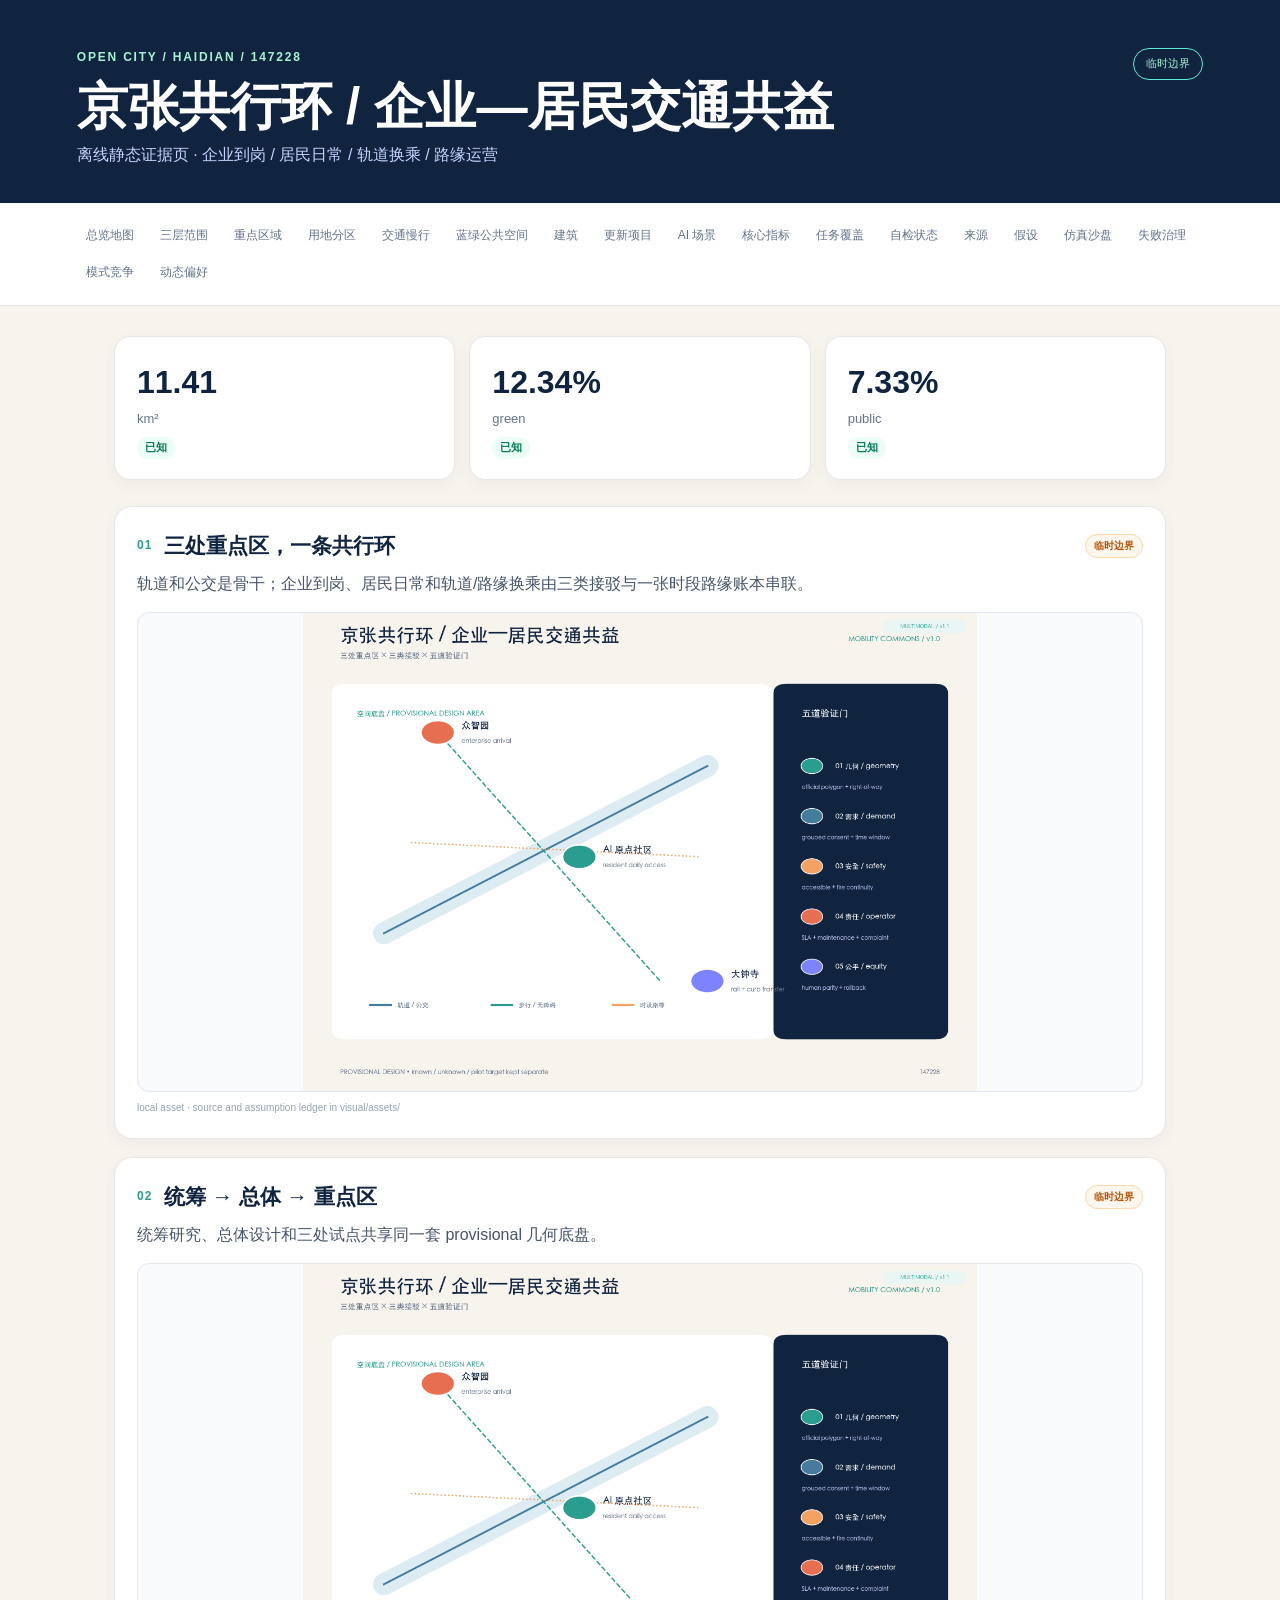
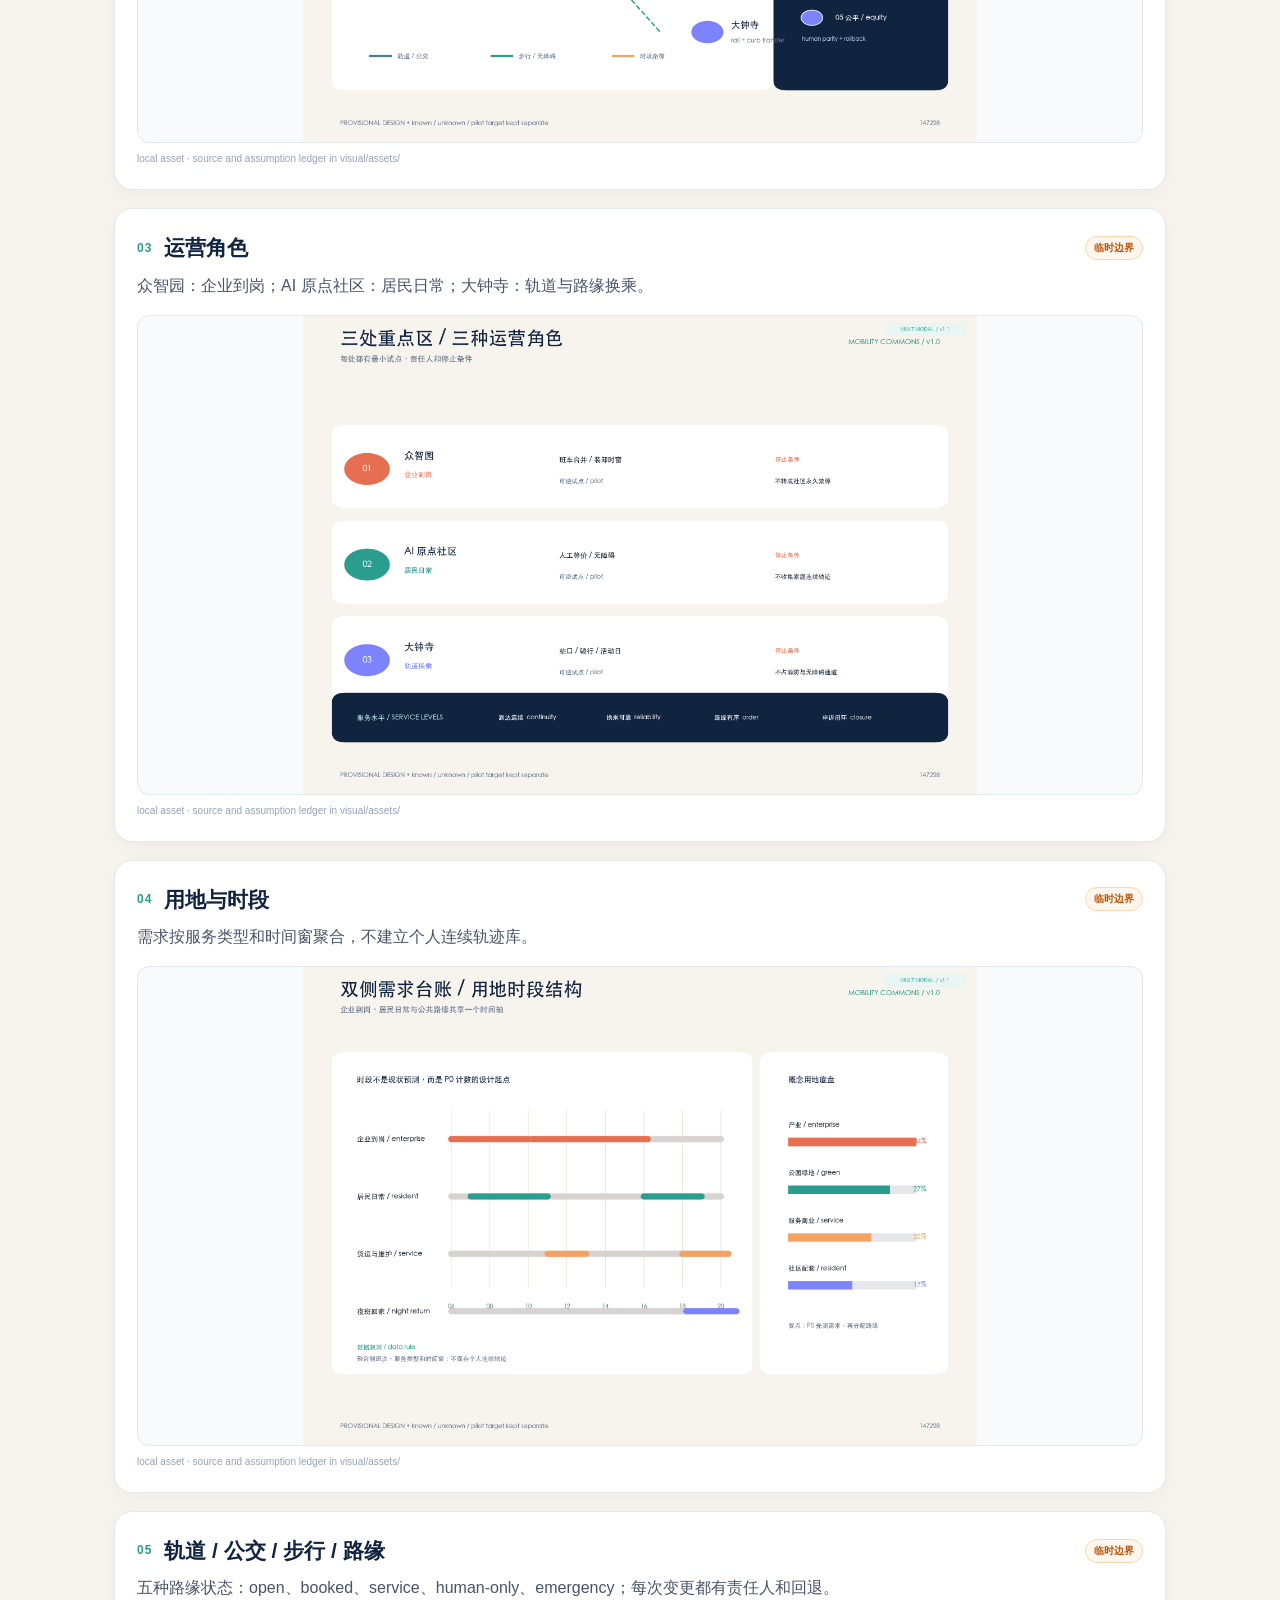
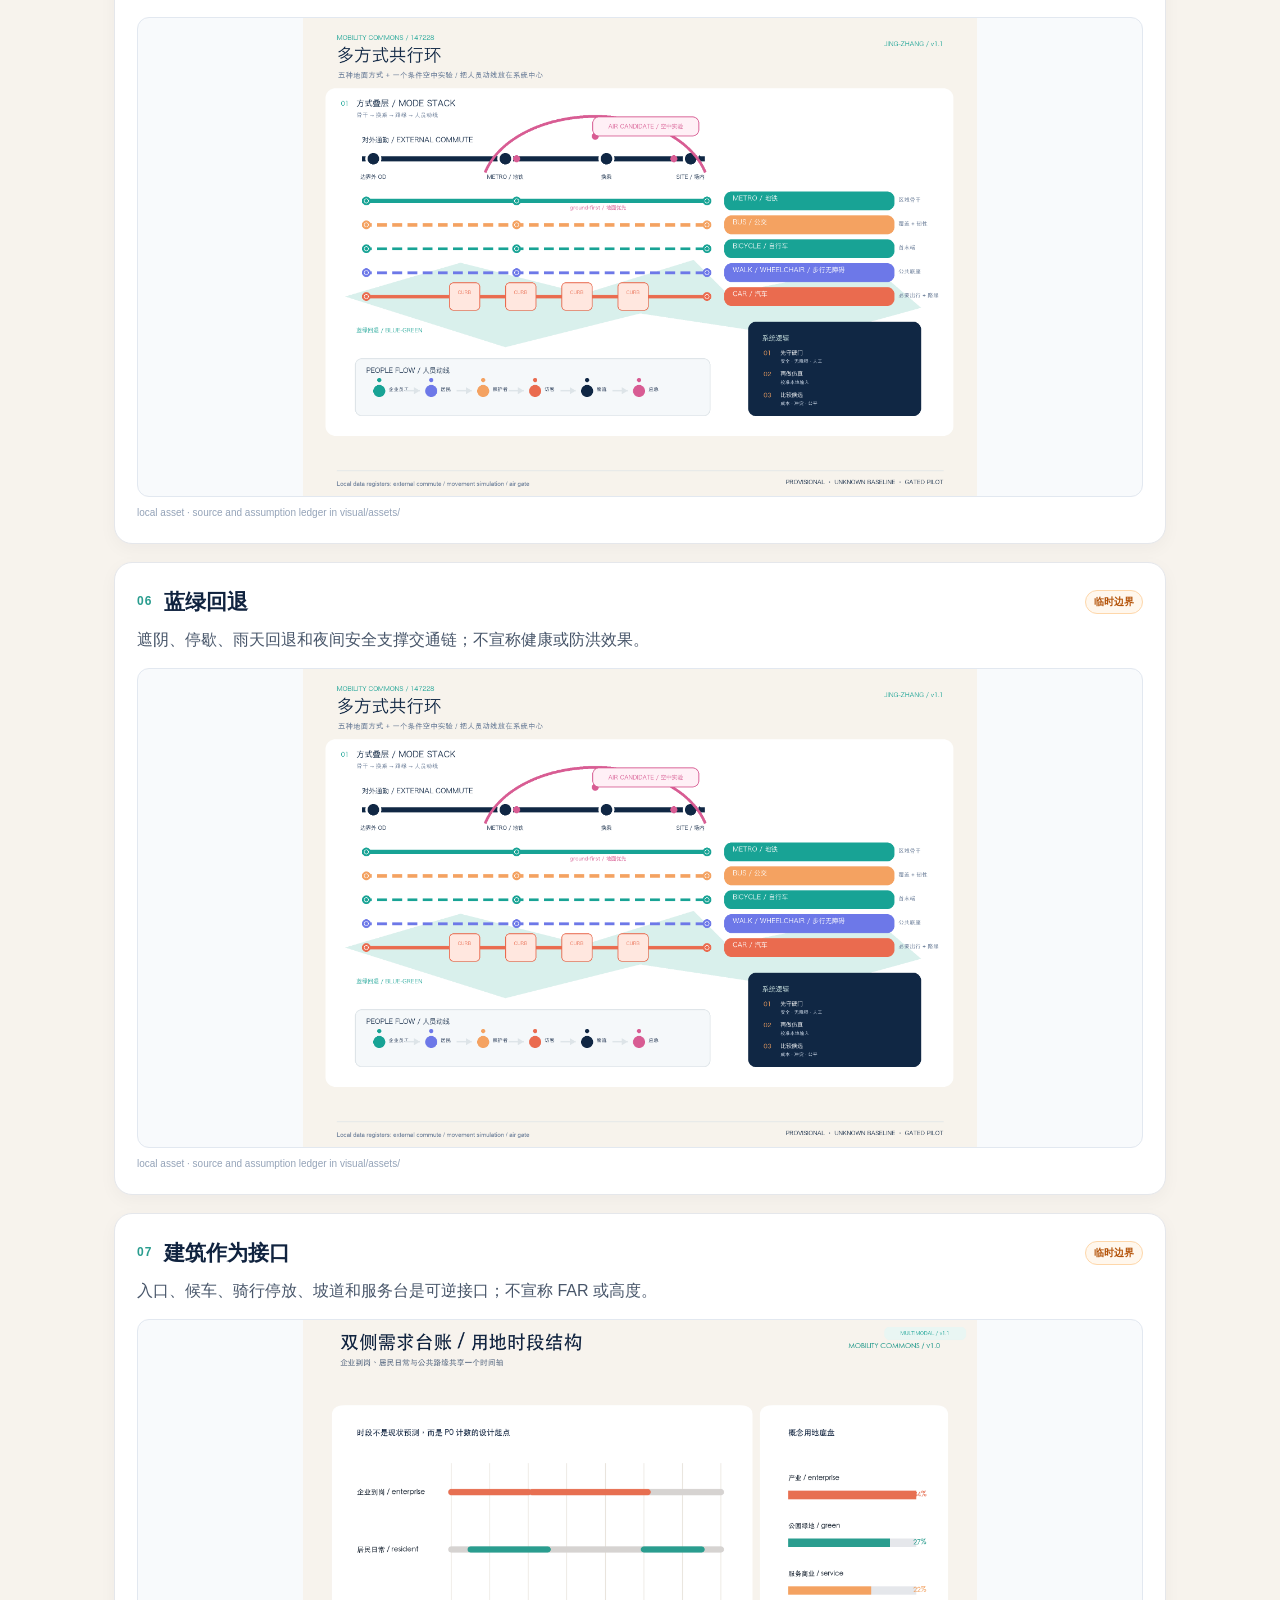
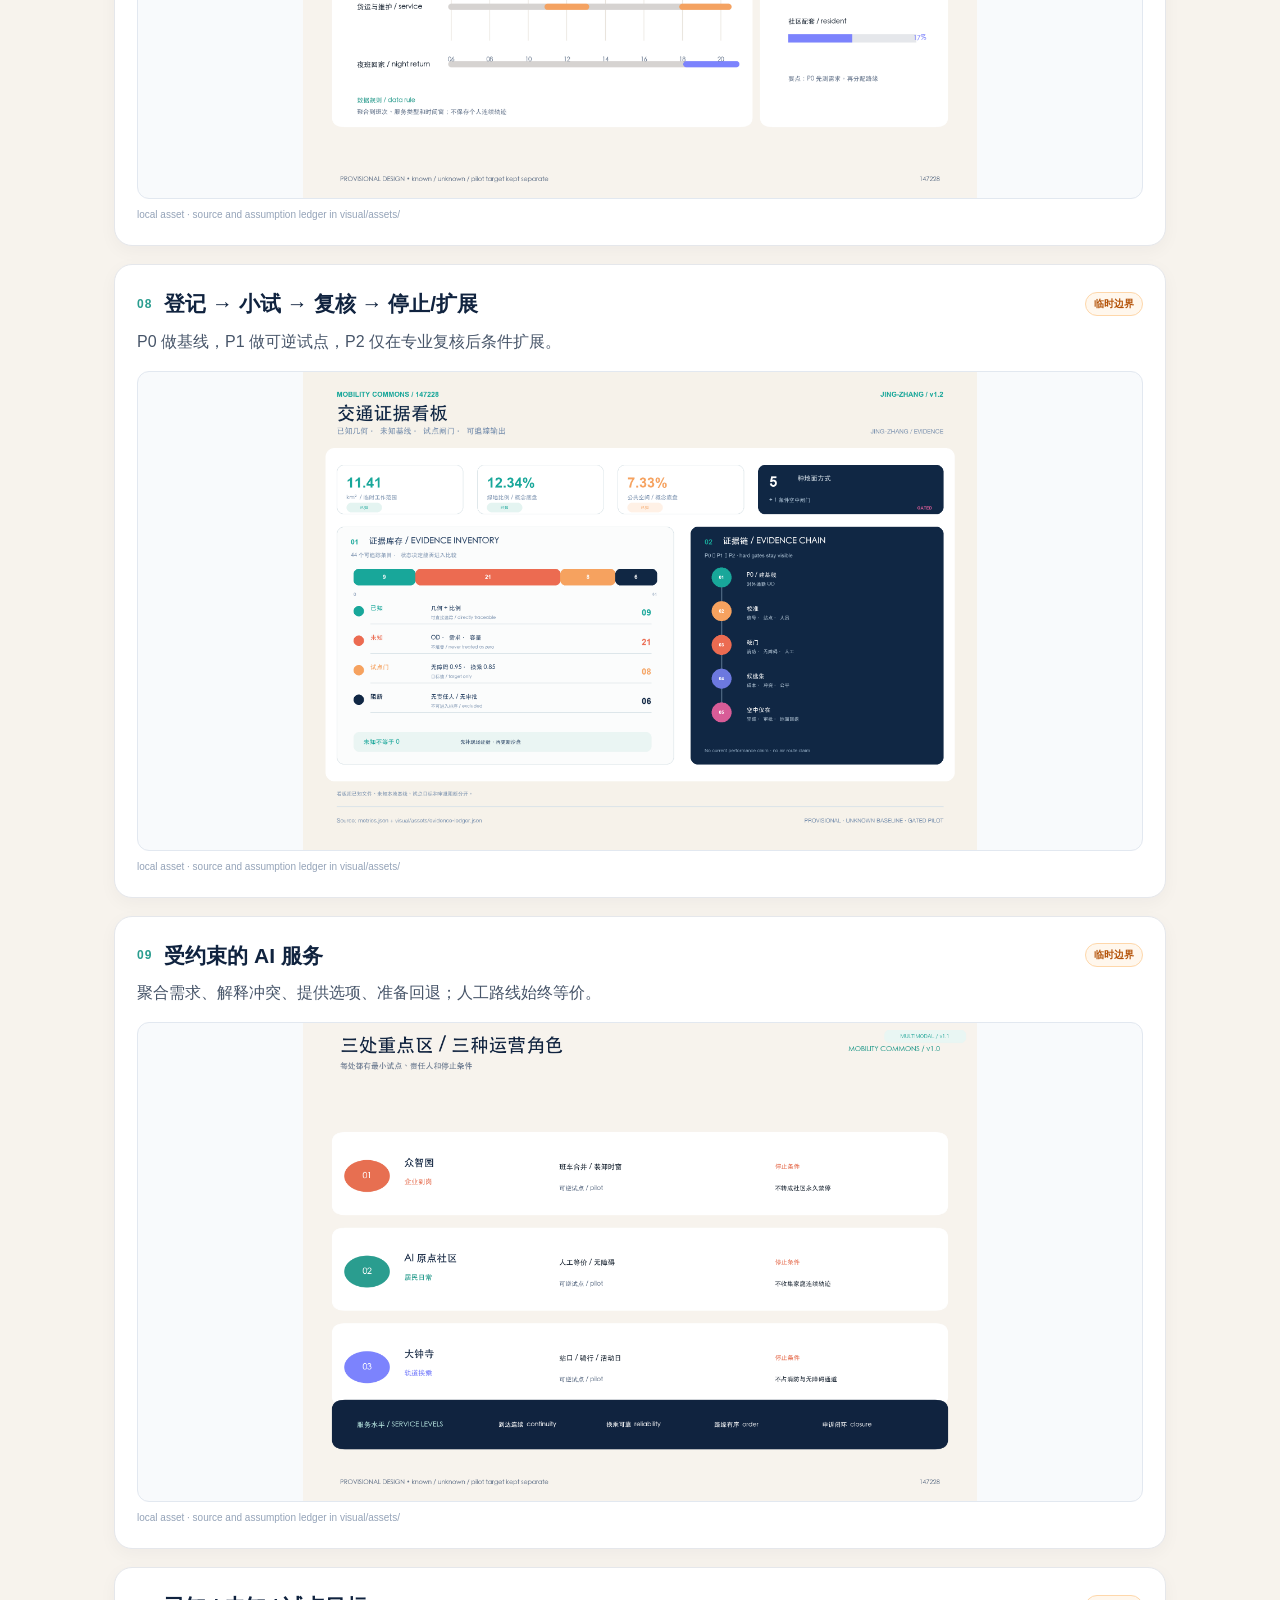
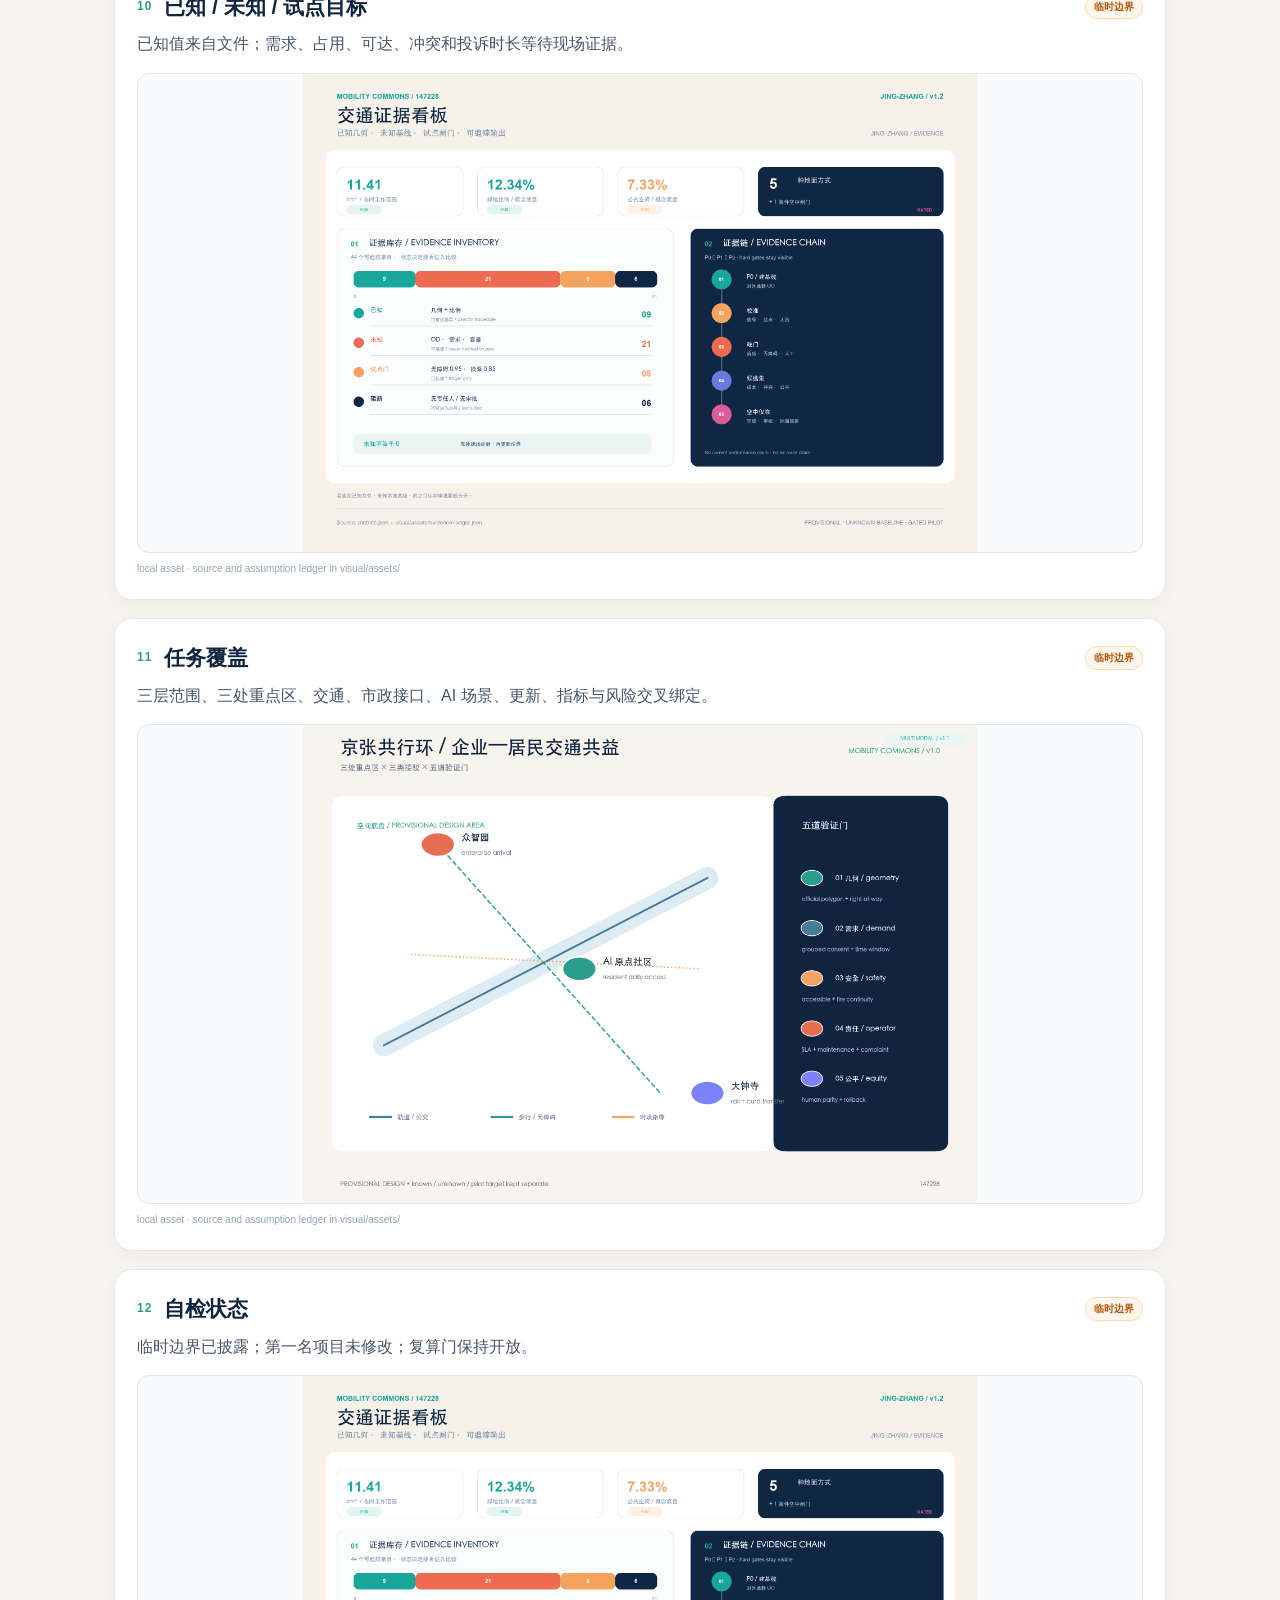
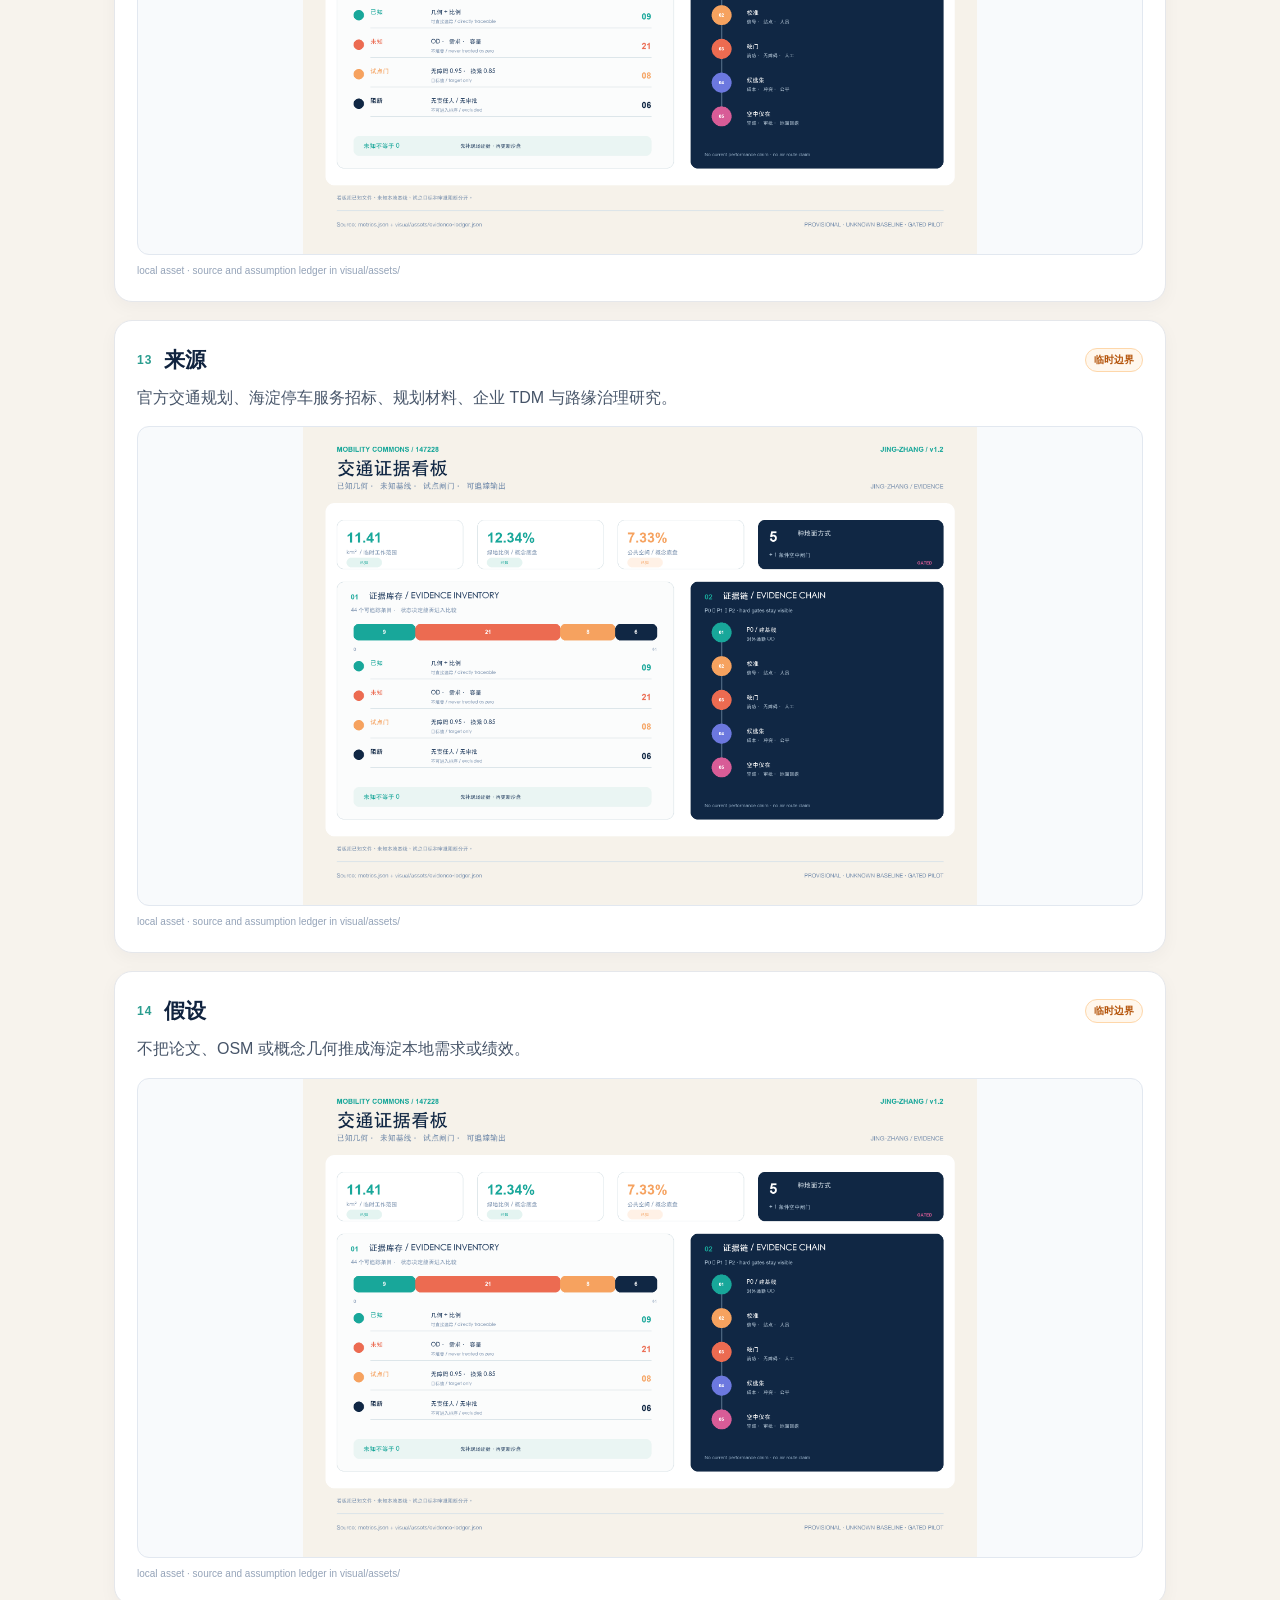
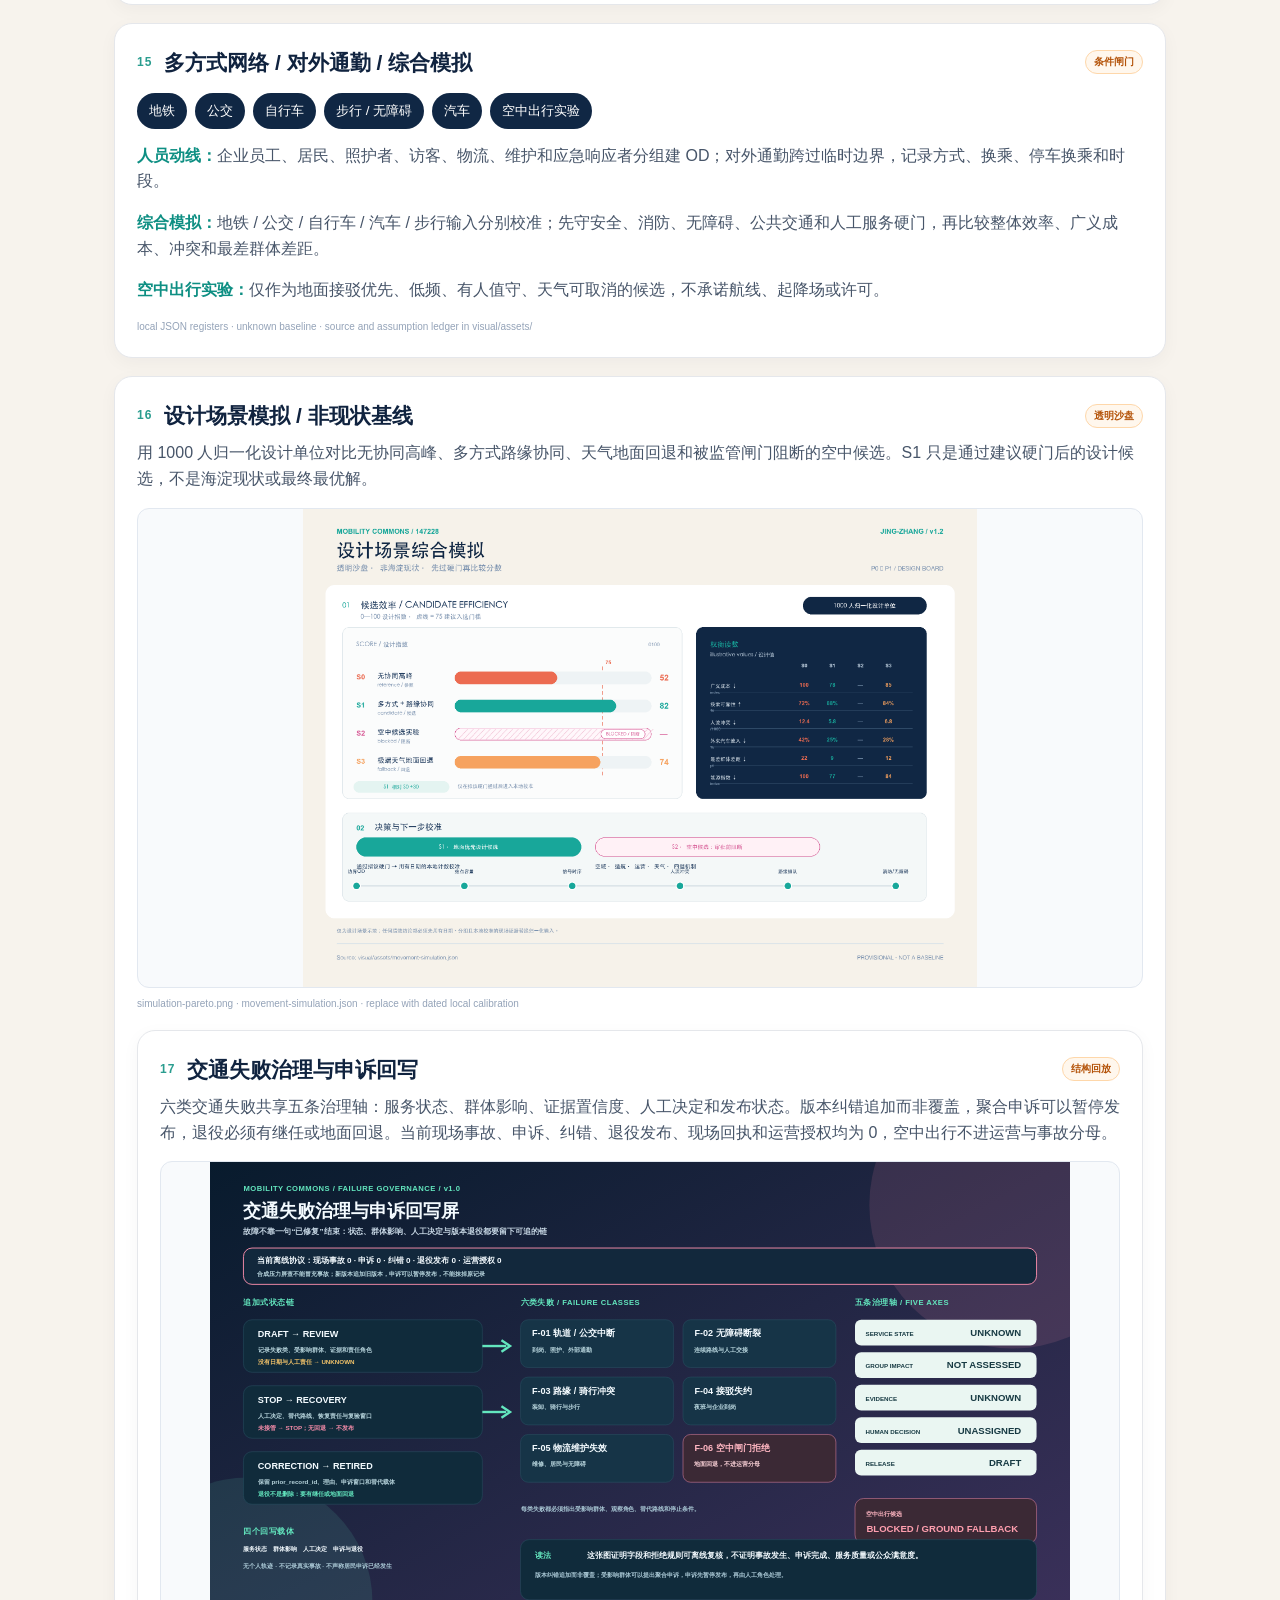
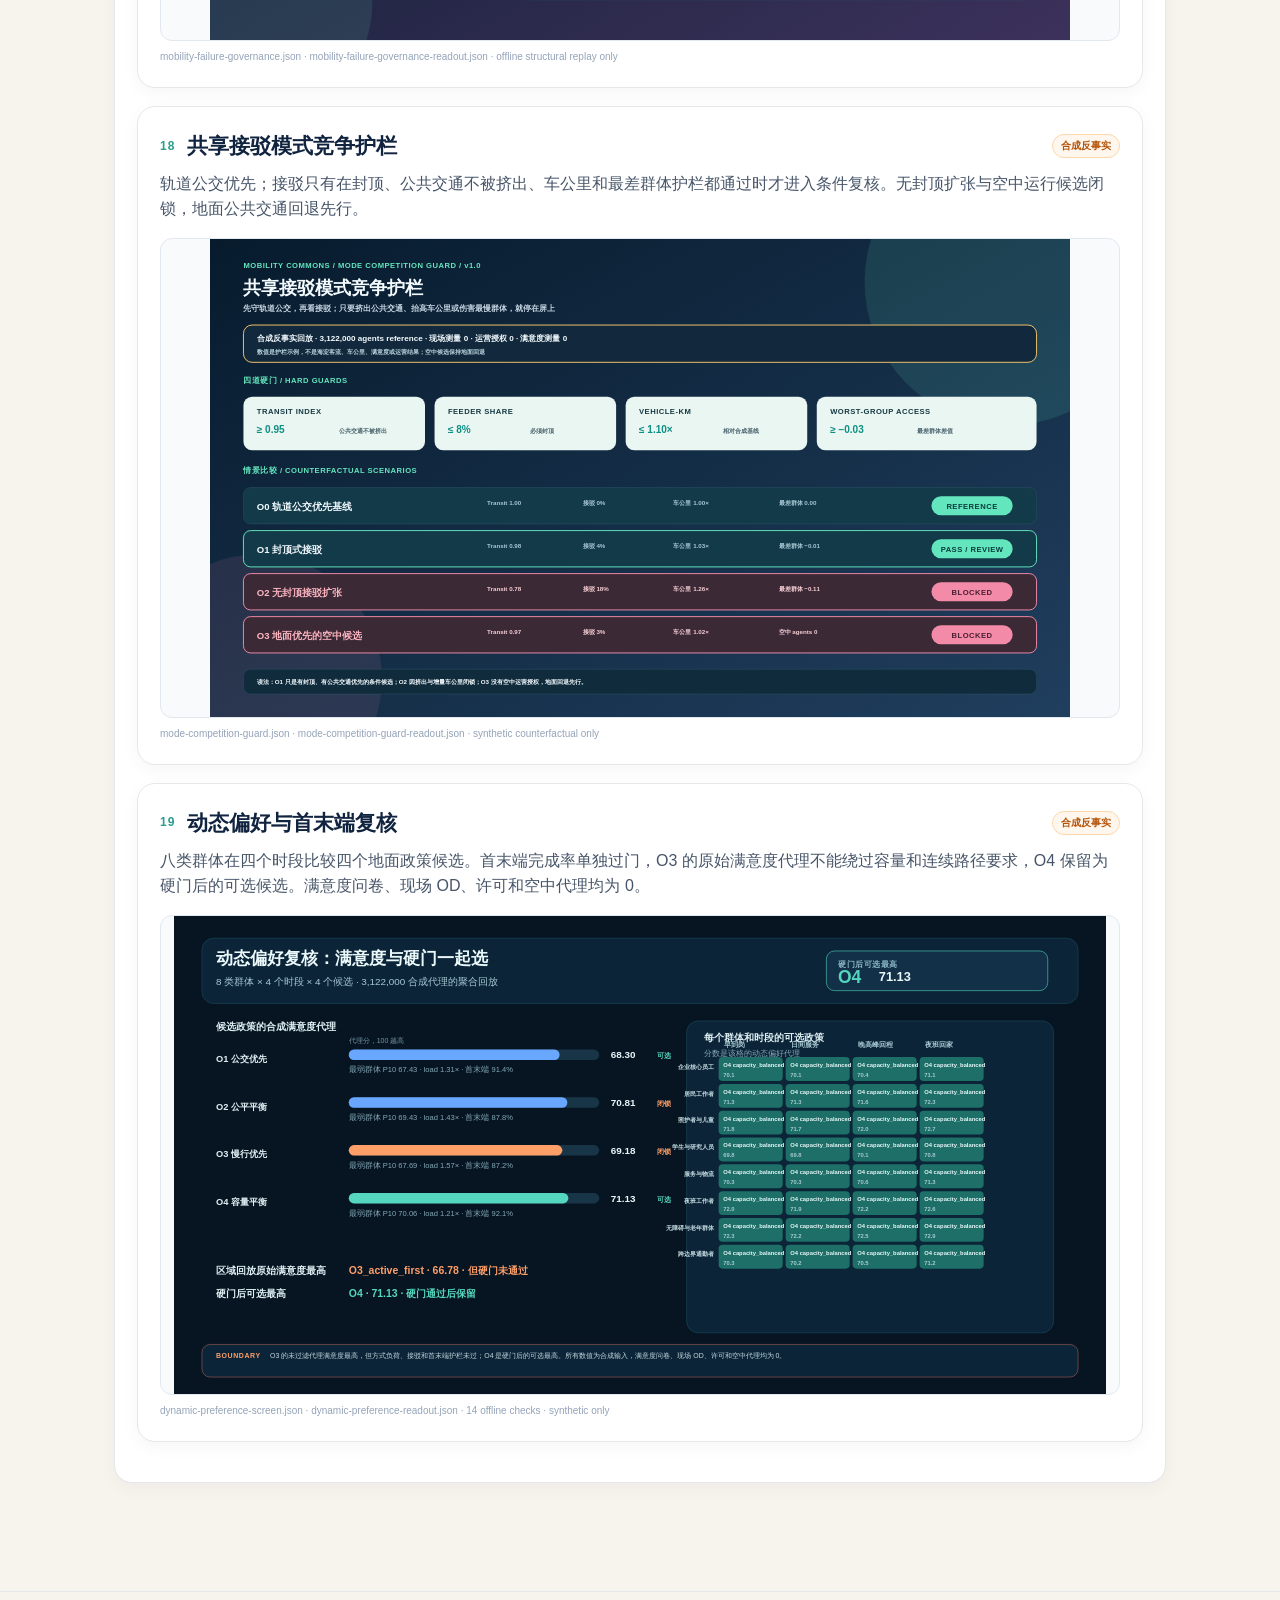
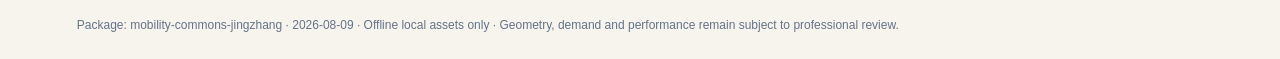
<file: submissions/147228/enterprise-resident-flow-commons/visual/index.html>
<!doctype html><html lang="zh"><head><meta charset="utf-8"><meta name="viewport" content="width=device-width,initial-scale=1"><title>京张共行环 / 企业—居民交通共益</title><style>
    :root{--navy:#10233F;--ink:#1F2A37;--muted:#64748B;--paper:#F7F3ED;--cyan:#2A9D8F;--coral:#E76F51;--line:#E5E7EB}*{box-sizing:border-box}body{margin:0;background:var(--paper);color:var(--ink);font-family:-apple-system,BlinkMacSystemFont,"Helvetica Neue",Arial,sans-serif;line-height:1.6}.top{background:var(--navy);color:#fff;padding:48px max(6vw,36px) 36px;position:relative}.eyebrow{letter-spacing:.15em;color:#A7F3D0;font-size:12px;font-weight:700}h1{margin:12px 0 6px;font-size:clamp(28px,4vw,52px);line-height:1.1}.sub{color:#C7D2FE;max-width:780px;margin:0}.badge{position:absolute;right:6vw;top:48px;border:1px solid #5EEAD4;border-radius:99px;padding:6px 12px;font-size:11px;color:#A7F3D0}nav{display:flex;flex-wrap:wrap;gap:8px;padding:18px max(6vw,36px);background:#fff;border-bottom:1px solid var(--line);position:sticky;top:0;z-index:3}nav a{text-decoration:none;color:var(--muted);font-size:12px;padding:5px 9px;border-radius:99px}nav a:hover{background:#ECFDF5;color:#047857}main{max-width:1180px;margin:0 auto;padding:30px max(5vw,24px) 90px}.metrics{display:grid;grid-template-columns:repeat(3,1fr);gap:14px;margin:0 0 26px}.metric{background:#fff;border:1px solid var(--line);border-radius:16px;padding:20px 22px;box-shadow:0 5px 18px #10233f0a}.metric-value{font-size:32px;font-weight:800;color:var(--navy)}.metric-label{font-size:13px;color:var(--muted)}.metric-state{display:inline-block;margin-top:8px;color:#047857;background:#ECFDF5;border-radius:99px;padding:2px 8px;font-size:11px;font-weight:700}.evidence{background:#fff;border:1px solid var(--line);border-radius:18px;padding:22px;margin:18px 0;box-shadow:0 5px 18px #10233f0a}.section-head{display:flex;align-items:center;gap:12px;margin-bottom:4px}.section-no{font-size:12px;color:var(--cyan);font-weight:800;letter-spacing:.08em}h2{font-size:21px;margin:0;color:var(--navy)}.tag{margin-left:auto;color:#B45309;background:#FFF7ED;border:1px solid #FED7AA;padding:3px 8px;border-radius:99px;font-size:10px;font-weight:700}.evidence p{color:#475569;margin:8px 0 16px}.evidence img{display:block;width:100%;max-height:480px;object-fit:contain;background:#F8FAFC;border-radius:12px;border:1px solid #E2E8F0}.micro{color:#94A3B8;font-size:10px;margin-top:8px}footer{color:#64748B;font-size:12px;padding:24px 6vw;border-top:1px solid var(--line)}@media(max-width:680px){.metrics{grid-template-columns:1fr}.badge{position:static;display:inline-block;margin-top:18px}nav{position:static}}
    <style>.multimodal-board{background:#eef7f5}.mode-pills{display:flex;flex-wrap:wrap;gap:8px;margin:14px 0}.mode-pills span{background:#102744;color:#fff;border-radius:999px;padding:7px 12px;font-size:.84rem}.multimodal-board strong{color:#0e8f83}</style></head><body><header class="top"><div class="eyebrow">OPEN CITY / HAIDIAN / 147228</div><div class="badge">临时边界</div><h1>京张共行环 / 企业—居民交通共益</h1><p class="sub">离线静态证据页 · 企业到岗 / 居民日常 / 轨道换乘 / 路缘运营</p></header><nav><a href="#0">总览地图</a><a href="#1">三层范围</a><a href="#2">重点区域</a><a href="#3">用地分区</a><a href="#4">交通慢行</a><a href="#5">蓝绿公共空间</a><a href="#6">建筑</a><a href="#7">更新项目</a><a href="#8">AI 场景</a><a href="#9">核心指标</a><a href="#10">任务覆盖</a><a href="#11">自检状态</a><a href="#12">来源</a><a href="#13">假设</a><a href="#15">仿真沙盘</a><a href="#16">失败治理</a><a href="#17">模式竞争</a><a href="#18">动态偏好</a></nav><main><div class="metrics"><div class="metric"><div class="metric-value" data-metric="site_area_sqm" data-value="11412825.386">11.41</div><div class="metric-label">km²</div><div class="metric-state">已知</div></div><div class="metric"><div class="metric-value" data-metric="green_ratio" data-value="0.123423">12.34%</div><div class="metric-label">green</div><div class="metric-state">已知</div></div><div class="metric"><div class="metric-value" data-metric="public_space_ratio" data-value="0.073281">7.33%</div><div class="metric-label">public</div><div class="metric-state">已知</div></div></div><section id="0" class="evidence"><div class="section-head"><span class="section-no">01</span><h2>三处重点区，一条共行环</h2><span class="tag">临时边界</span></div><p>轨道和公交是骨干；企业到岗、居民日常和轨道/路缘换乘由三类接驳与一张时段路缘账本串联。</p><img src="../assets/figures/site-overview.png" alt="三处重点区，一条共行环"><div class="micro">local asset · source and assumption ledger in visual/assets/</div></section><section id="1" class="evidence"><div class="section-head"><span class="section-no">02</span><h2>统筹 → 总体 → 重点区</h2><span class="tag">临时边界</span></div><p>统筹研究、总体设计和三处试点共享同一套 provisional 几何底盘。</p><img src="../assets/figures/site-overview.png" alt="统筹 → 总体 → 重点区"><div class="micro">local asset · source and assumption ledger in visual/assets/</div></section><section id="2" class="evidence"><div class="section-head"><span class="section-no">03</span><h2>运营角色</h2><span class="tag">临时边界</span></div><p>众智园：企业到岗；AI 原点社区：居民日常；大钟寺：轨道与路缘换乘。</p><img src="../assets/figures/key-areas.png" alt="运营角色"><div class="micro">local asset · source and assumption ledger in visual/assets/</div></section><section id="3" class="evidence"><div class="section-head"><span class="section-no">04</span><h2>用地与时段</h2><span class="tag">临时边界</span></div><p>需求按服务类型和时间窗聚合，不建立个人连续轨迹库。</p><img src="../assets/figures/land-use-structure.png" alt="用地与时段"><div class="micro">local asset · source and assumption ledger in visual/assets/</div></section><section id="4" class="evidence"><div class="section-head"><span class="section-no">05</span><h2>轨道 / 公交 / 步行 / 路缘</h2><span class="tag">临时边界</span></div><p>五种路缘状态：open、booked、service、human-only、emergency；每次变更都有责任人和回退。</p><img src="../assets/figures/mobility-bluegreen.png" alt="轨道 / 公交 / 步行 / 路缘"><div class="micro">local asset · source and assumption ledger in visual/assets/</div></section><section id="5" class="evidence"><div class="section-head"><span class="section-no">06</span><h2>蓝绿回退</h2><span class="tag">临时边界</span></div><p>遮阴、停歇、雨天回退和夜间安全支撑交通链；不宣称健康或防洪效果。</p><img src="../assets/figures/mobility-bluegreen.png" alt="蓝绿回退"><div class="micro">local asset · source and assumption ledger in visual/assets/</div></section><section id="6" class="evidence"><div class="section-head"><span class="section-no">07</span><h2>建筑作为接口</h2><span class="tag">临时边界</span></div><p>入口、候车、骑行停放、坡道和服务台是可逆接口；不宣称 FAR 或高度。</p><img src="../assets/figures/land-use-structure.png" alt="建筑作为接口"><div class="micro">local asset · source and assumption ledger in visual/assets/</div></section><section id="7" class="evidence"><div class="section-head"><span class="section-no">08</span><h2>登记 → 小试 → 复核 → 停止/扩展</h2><span class="tag">临时边界</span></div><p>P0 做基线，P1 做可逆试点，P2 仅在专业复核后条件扩展。</p><img src="../assets/figures/metrics-evidence.png" alt="登记 → 小试 → 复核 → 停止/扩展"><div class="micro">local asset · source and assumption ledger in visual/assets/</div></section><section id="8" class="evidence"><div class="section-head"><span class="section-no">09</span><h2>受约束的 AI 服务</h2><span class="tag">临时边界</span></div><p>聚合需求、解释冲突、提供选项、准备回退；人工路线始终等价。</p><img src="../assets/figures/key-areas.png" alt="受约束的 AI 服务"><div class="micro">local asset · source and assumption ledger in visual/assets/</div></section><section id="9" class="evidence"><div class="section-head"><span class="section-no">10</span><h2>已知 / 未知 / 试点目标</h2><span class="tag">临时边界</span></div><p>已知值来自文件；需求、占用、可达、冲突和投诉时长等待现场证据。</p><img src="../assets/figures/metrics-evidence.png" alt="已知 / 未知 / 试点目标"><div class="micro">local asset · source and assumption ledger in visual/assets/</div></section><section id="10" class="evidence"><div class="section-head"><span class="section-no">11</span><h2>任务覆盖</h2><span class="tag">临时边界</span></div><p>三层范围、三处重点区、交通、市政接口、AI 场景、更新、指标与风险交叉绑定。</p><img src="../assets/figures/site-overview.png" alt="任务覆盖"><div class="micro">local asset · source and assumption ledger in visual/assets/</div></section><section id="11" class="evidence"><div class="section-head"><span class="section-no">12</span><h2>自检状态</h2><span class="tag">临时边界</span></div><p>临时边界已披露；第一名项目未修改；复算门保持开放。</p><img src="../assets/figures/metrics-evidence.png" alt="自检状态"><div class="micro">local asset · source and assumption ledger in visual/assets/</div></section><section id="12" class="evidence"><div class="section-head"><span class="section-no">13</span><h2>来源</h2><span class="tag">临时边界</span></div><p>官方交通规划、海淀停车服务招标、规划材料、企业 TDM 与路缘治理研究。</p><img src="../assets/figures/metrics-evidence.png" alt="来源"><div class="micro">local asset · source and assumption ledger in visual/assets/</div></section><section id="13" class="evidence"><div class="section-head"><span class="section-no">14</span><h2>假设</h2><span class="tag">临时边界</span></div><p>不把论文、OSM 或概念几何推成海淀本地需求或绩效。</p><img src="../assets/figures/metrics-evidence.png" alt="假设"><div class="micro">local asset · source and assumption ledger in visual/assets/</div></section><section id="14" class="evidence multimodal-board"><div class="section-head"><span class="section-no">15</span><h2>多方式网络 / 对外通勤 / 综合模拟</h2><span class="tag">条件闸门</span></div><div class="mode-pills"><span>地铁</span><span>公交</span><span>自行车</span><span>步行 / 无障碍</span><span>汽车</span><span>空中出行实验</span></div><p><strong>人员动线：</strong>企业员工、居民、照护者、访客、物流、维护和应急响应者分组建 OD；对外通勤跨过临时边界，记录方式、换乘、停车换乘和时段。</p><p><strong>综合模拟：</strong>地铁 / 公交 / 自行车 / 汽车 / 步行输入分别校准；先守安全、消防、无障碍、公共交通和人工服务硬门，再比较整体效率、广义成本、冲突和最差群体差距。</p><p><strong>空中出行实验：</strong>仅作为地面接驳优先、低频、有人值守、天气可取消的候选，不承诺航线、起降场或许可。</p><div class="micro">local JSON registers · unknown baseline · source and assumption ledger in visual/assets/</div></section><section id="15" class="evidence"><div class="section-head"><span class="section-no">16</span><h2>设计场景模拟 / 非现状基线</h2><span class="tag">透明沙盘</span></div><p>用 1000 人归一化设计单位对比无协同高峰、多方式路缘协同、天气地面回退和被监管闸门阻断的空中候选。S1 只是通过建议硬门后的设计候选，不是海淀现状或最终最优解。</p><img src="../assets/figures/simulation-pareto.png" alt="设计场景综合模拟"><div class="micro">simulation-pareto.png · movement-simulation.json · replace with dated local calibration</div><section id="16" class="evidence"><div class="section-head"><span class="section-no">17</span><h2>交通失败治理与申诉回写</h2><span class="tag">结构回放</span></div><p>六类交通失败共享五条治理轴：服务状态、群体影响、证据置信度、人工决定和发布状态。版本纠错追加而非覆盖，聚合申诉可以暂停发布，退役必须有继任或地面回退。当前现场事故、申诉、纠错、退役发布、现场回执和运营授权均为 0，空中出行不进运营与事故分母。</p><img src="../assets/figures/mobility-failure-governance-board.svg" alt="交通失败治理与申诉回写"><div class="micro">mobility-failure-governance.json · mobility-failure-governance-readout.json · offline structural replay only</div></section><section id="17" class="evidence multimodal-board"><div class="section-head"><span class="section-no">18</span><h2>共享接驳模式竞争护栏</h2><span class="tag">合成反事实</span></div><p>轨道公交优先；接驳只有在封顶、公共交通不被挤出、车公里和最差群体护栏都通过时才进入条件复核。无封顶扩张与空中运行候选闭锁，地面公共交通回退先行。</p><img src="../assets/figures/mode-competition-guard-board.svg" alt="共享接驳模式竞争护栏"><div class="micro">mode-competition-guard.json · mode-competition-guard-readout.json · synthetic counterfactual only</div></section><section id="18" class="evidence multimodal-board"><div class="section-head"><span class="section-no">19</span><h2>动态偏好与首末端复核</h2><span class="tag">合成反事实</span></div><p>八类群体在四个时段比较四个地面政策候选。首末端完成率单独过门，O3 的原始满意度代理不能绕过容量和连续路径要求，O4 保留为硬门后的可选候选。满意度问卷、现场 OD、许可和空中代理均为 0。</p><img src="../assets/figures/dynamic-preference-board.svg" alt="动态偏好与首末端复核"><div class="micro">dynamic-preference-screen.json · dynamic-preference-readout.json · 14 offline checks · synthetic only</div></section></main><footer>Package: mobility-commons-jingzhang · 2026-08-09 · Offline local assets only · Geometry, demand and performance remain subject to professional review.</footer></body></html>
</file>
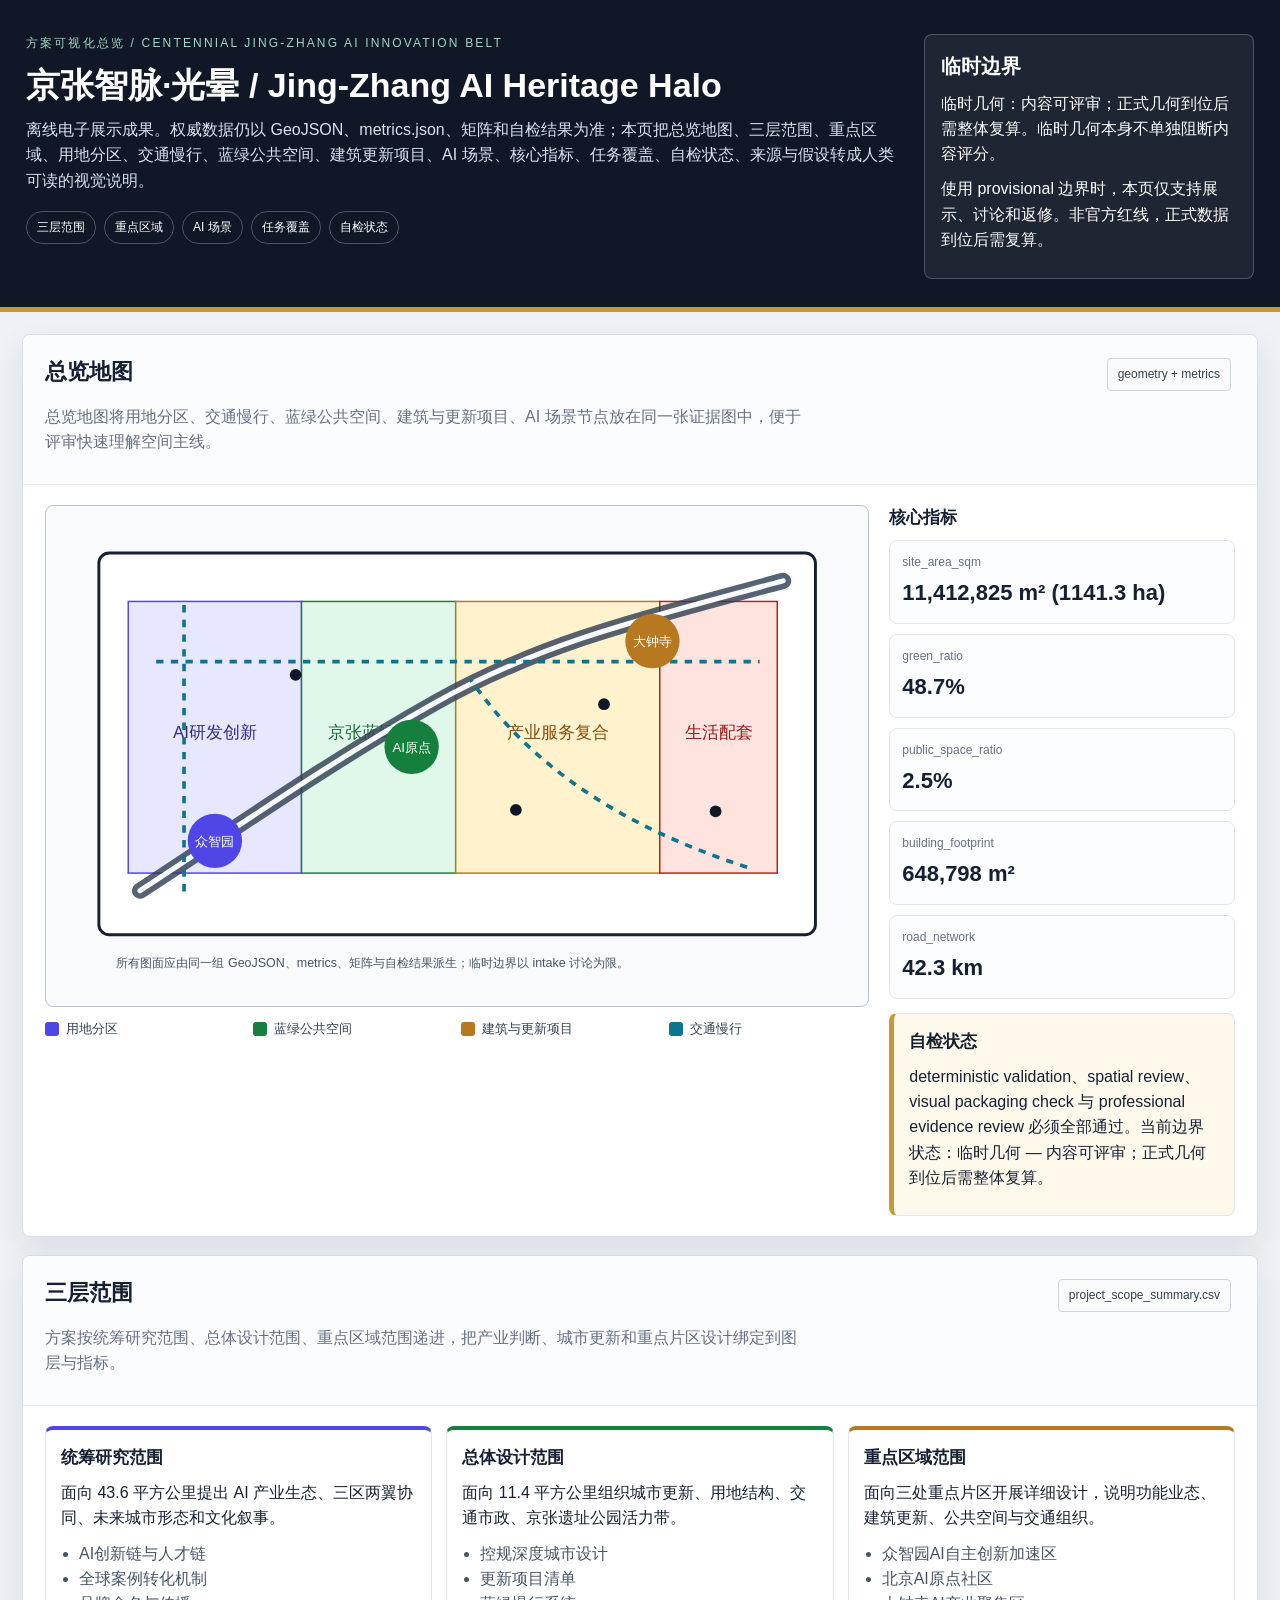
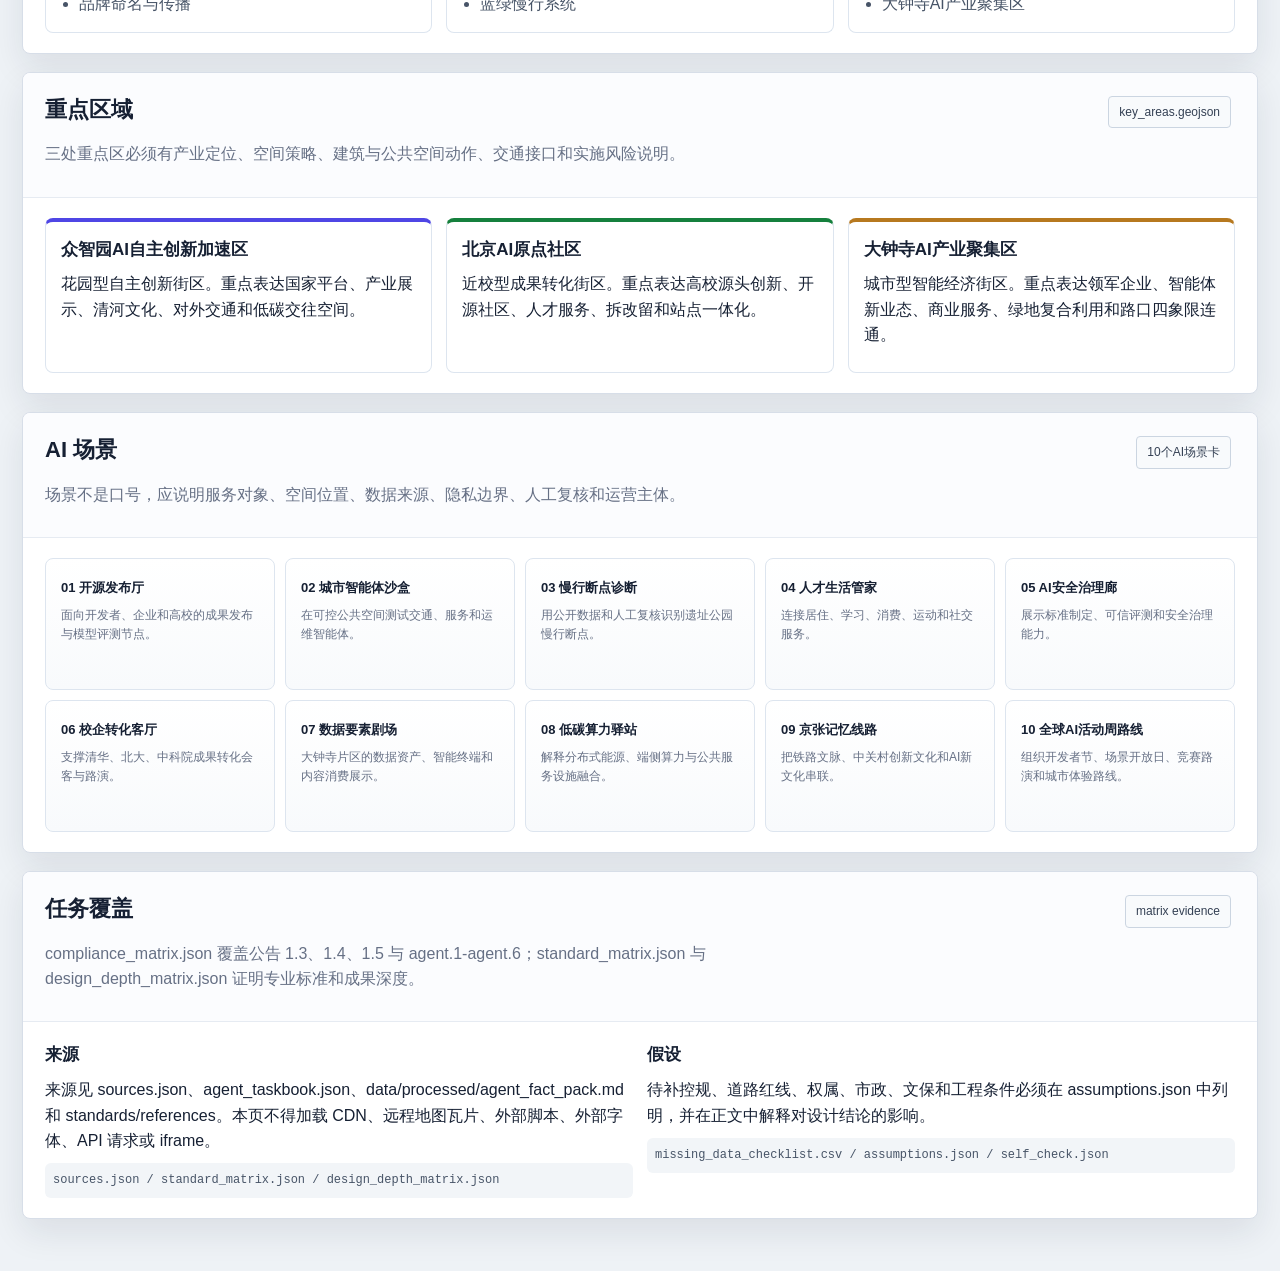
<file: submissions/565431hzhang/jingzhang-ai-heritage-halo/visual/index.html>
<!doctype html>
<html lang="zh-CN">
<head>
<meta charset="utf-8">
<meta name="viewport" content="width=device-width, initial-scale=1">
<title>京张智脉·光晕 / Jing-Zhang AI Heritage Halo - visual index</title>
<style>
:root{--ink:#162033;--muted:#667085;--paper:#ffffff;--soft:#f6f8fb;--line:#d7dee8;--navy:#172235;--gold:#c79838;--ai:#4f46e5;--park:#15803d;--work:#b7791f;--civic:#b42318;--blue:#0f7490;--shadow:0 14px 34px rgba(22,32,51,.09)}
*{box-sizing:border-box}body{margin:0;font-family:-apple-system,BlinkMacSystemFont,"PingFang SC","Microsoft YaHei",Arial,sans-serif;background:#eef2f6;color:var(--ink);line-height:1.58}.wrap{max-width:1280px;margin:auto}header{background:#101827;color:#fff;border-bottom:5px solid var(--gold)}.hero{display:grid;grid-template-columns:minmax(0,1fr) 330px;gap:28px;padding:34px 26px 28px}.eyebrow{color:#9fd7c0;letter-spacing:.18em;text-transform:uppercase;font-size:12px;margin-bottom:12px}h1{font-size:34px;line-height:1.18;margin:0 0 12px;letter-spacing:0}h2{font-size:22px;margin:0 0 14px}h3{font-size:17px;margin:0 0 8px}p{margin:0 0 10px}.hero-copy{max-width:900px;color:#d8e3ef;font-size:16px}.status-box{border:1px solid rgba(255,255,255,.22);border-radius:8px;padding:16px;background:rgba(255,255,255,.06)}.status-box strong{display:block;font-size:20px;margin-bottom:8px;color:#fff}.pill-row{display:flex;flex-wrap:wrap;gap:8px;margin-top:18px}.pill,.tag{display:inline-flex;align-items:center;gap:6px;border-radius:999px;border:1px solid rgba(255,255,255,.26);padding:6px 10px;font-size:12px;color:#fff}main{padding:22px 22px 34px}.sheet{background:var(--paper);border:1px solid var(--line);border-radius:8px;margin:0 auto 18px;box-shadow:var(--shadow);overflow:hidden}.sheet-head{display:flex;justify-content:space-between;gap:16px;align-items:flex-start;padding:20px 22px;border-bottom:1px solid #e6ebf2;background:#fbfcfe}.sheet-head p{color:var(--muted);max-width:760px}.map-grid{display:grid;grid-template-columns:minmax(0,1.55fr) minmax(310px,.65fr);gap:20px;padding:20px 22px}.map-frame{border:1px solid #b9c4d3;border-radius:8px;background:#f8fafc;overflow:hidden}svg{display:block;width:100%;height:auto}.legend{display:grid;grid-template-columns:repeat(4,minmax(0,1fr));gap:8px;padding:12px 0 0}.legend span{display:flex;align-items:center;gap:7px;color:#334155;font-size:13px}.sw{width:14px;height:14px;border-radius:3px;display:inline-block}.metric-list{display:grid;gap:10px}.metric{border:1px solid #dfe6ef;border-radius:8px;padding:12px;background:#fbfdff}.metric span{display:block;color:#667085;font-size:12px}.metric strong{display:block;font-size:22px;font-variant-numeric:tabular-nums;margin-top:4px}.matrix{display:grid;grid-template-columns:repeat(3,minmax(0,1fr));gap:14px;padding:20px 22px}.area-card,.scenario-card,.risk-card{border:1px solid #dde5ef;border-radius:8px;padding:15px;background:#fff}.area-card{border-top:4px solid var(--ai)}.area-card:nth-child(2){border-top-color:var(--park)}.area-card:nth-child(3){border-top-color:var(--work)}.area-card ul,.risk-card ul{margin:8px 0 0 18px;padding:0;color:#475467}.scenario-grid{display:grid;grid-template-columns:repeat(5,minmax(0,1fr));gap:10px;padding:20px 22px}.scenario-card{min-height:132px;background:linear-gradient(180deg,#fff,#f8fafc)}.scenario-card b{font-size:13px}.scenario-card p{font-size:12px;color:#667085;margin-top:7px}.evidence{display:grid;grid-template-columns:1fr 1fr;gap:14px;padding:20px 22px}.source-line{font-family:ui-monospace,SFMono-Regular,Menlo,monospace;font-size:12px;color:#475467;background:#f2f5f8;border-radius:6px;padding:8px;margin-top:8px;overflow-wrap:anywhere}.tag{border-color:#cbd5e1;color:#344054;background:#f8fafc;border-radius:4px;margin:3px 4px 0 0}.warn{border-left:5px solid var(--gold);background:#fff9eb}.ok{border-left:5px solid var(--park);background:#f0fdf4}@media(max-width:980px){.hero,.map-grid,.matrix,.evidence{grid-template-columns:1fr}.scenario-grid{grid-template-columns:repeat(2,minmax(0,1fr))}h1{font-size:26px}}@media(max-width:560px){main{padding:14px}.hero{padding:24px 18px}.sheet-head{display:block}.scenario-grid{grid-template-columns:1fr}.legend{grid-template-columns:1fr 1fr}}
</style>
</head>
<body>
<header><div class="wrap hero"><div><div class="eyebrow">方案可视化总览 / Centennial Jing-Zhang AI Innovation Belt</div><h1>京张智脉·光晕 / Jing-Zhang AI Heritage Halo</h1><p class="hero-copy">离线电子展示成果。权威数据仍以 GeoJSON、metrics.json、矩阵和自检结果为准；本页把总览地图、三层范围、重点区域、用地分区、交通慢行、蓝绿公共空间、建筑更新项目、AI 场景、核心指标、任务覆盖、自检状态、来源与假设转成人类可读的视觉说明。</p><div class="pill-row"><span class="pill">三层范围</span><span class="pill">重点区域</span><span class="pill">AI 场景</span><span class="pill">任务覆盖</span><span class="pill">自检状态</span></div></div><aside class="status-box"><strong>临时边界</strong><p>临时几何：内容可评审；正式几何到位后需整体复算。临时几何本身不单独阻断内容评分。</p><p>使用 provisional 边界时，本页仅支持展示、讨论和返修。非官方红线，正式数据到位后需复算。</p></aside></div></header>
<main class="wrap">
<section class="sheet"><div class="sheet-head"><div><h2>总览地图</h2><p>总览地图将用地分区、交通慢行、蓝绿公共空间、建筑与更新项目、AI 场景节点放在同一张证据图中，便于评审快速理解空间主线。</p></div><span class="tag">geometry + metrics</span></div><div class="map-grid"><div><div class="map-frame" aria-label="总览地图、三层范围、重点区域、用地分区、交通慢行、蓝绿公共空间、建筑与更新项目">
<svg viewBox="0 0 1120 680" role="img" aria-label="专业城市设计总览地图">
<rect x="72" y="64" width="976" height="520" rx="14" fill="#ffffff" stroke="#162033" stroke-width="4"/>
<rect x="112" y="130" width="236" height="370" fill="#e7e7ff" stroke="#4f46e5" stroke-width="2"/><text x="230" y="316" text-anchor="middle" font-size="23" fill="#312e81">AI研发创新</text>
<rect x="348" y="130" width="210" height="370" fill="#dff8e9" stroke="#15803d" stroke-width="2"/><text x="453" y="316" text-anchor="middle" font-size="23" fill="#166534">京张蓝绿公园</text>
<rect x="558" y="130" width="278" height="370" fill="#fff2cc" stroke="#b7791f" stroke-width="2"/><text x="697" y="316" text-anchor="middle" font-size="23" fill="#854d0e">产业服务复合</text>
<rect x="836" y="130" width="160" height="370" fill="#ffe3df" stroke="#b42318" stroke-width="2"/><text x="916" y="316" text-anchor="middle" font-size="23" fill="#991b1b">生活配套</text>
<path d="M128 524 C260 438 384 350 530 268 S810 154 1004 102" fill="none" stroke="#334155" stroke-width="22" stroke-linecap="round" opacity=".82"/>
<path d="M128 524 C260 438 384 350 530 268 S810 154 1004 102" fill="none" stroke="#f8fafc" stroke-width="7" stroke-linecap="round"/>
<g fill="none" stroke="#0f7490" stroke-width="5" stroke-dasharray="10 10"><path d="M150 212 H972"/><path d="M188 525 V126"/><path d="M955 492 C782 436 660 354 578 236"/></g>
<circle cx="230" cy="456" r="37" fill="#4f46e5"/><text x="230" y="463" text-anchor="middle" fill="#fff" font-size="18">众智园</text>
<circle cx="498" cy="328" r="37" fill="#15803d"/><text x="498" y="335" text-anchor="middle" fill="#fff" font-size="18">AI原点</text>
<circle cx="826" cy="184" r="37" fill="#b7791f"/><text x="826" y="191" text-anchor="middle" fill="#fff" font-size="18">大钟寺</text>
<g fill="#101827"><circle cx="340" cy="230" r="8"/><circle cx="640" cy="414" r="8"/><circle cx="760" cy="270" r="8"/><circle cx="912" cy="416" r="8"/></g>
<text x="96" y="628" font-size="17" fill="#475467">所有图面应由同一组 GeoJSON、metrics、矩阵与自检结果派生；临时边界以 intake 讨论为限。</text>
</svg></div><div class="legend"><span><i class="sw" style="background:var(--ai)"></i>用地分区</span><span><i class="sw" style="background:var(--park)"></i>蓝绿公共空间</span><span><i class="sw" style="background:var(--work)"></i>建筑与更新项目</span><span><i class="sw" style="background:var(--blue)"></i>交通慢行</span></div></div><aside><h3>核心指标</h3><div class="metric-list"><div class="metric"><span>site_area_sqm</span><strong data-metric="site_area_sqm" data-value="11412825.386">11,412,825 m² (1141.3 ha)</strong></div><div class="metric"><span>green_ratio</span><strong data-metric="green_ratio" data-value="0.487289">48.7%</strong></div><div class="metric"><span>public_space_ratio</span><strong data-metric="public_space_ratio" data-value="0.02453">2.5%</strong></div><div class="metric"><span>building_footprint</span><strong>648,798 m²</strong></div><div class="metric"><span>road_network</span><strong>42.3 km</strong></div></div><div class="risk-card warn" style="margin-top:14px"><h3>自检状态</h3><p>deterministic validation、spatial review、visual packaging check 与 professional evidence review 必须全部通过。当前边界状态：临时几何 — 内容可评审；正式几何到位后需整体复算。</p></div></aside></div></section>
<section class="sheet"><div class="sheet-head"><div><h2>三层范围</h2><p>方案按统筹研究范围、总体设计范围、重点区域范围递进，把产业判断、城市更新和重点片区设计绑定到图层与指标。</p></div><span class="tag">project_scope_summary.csv</span></div><div class="matrix"><article class="area-card"><h3>统筹研究范围</h3><p>面向 43.6 平方公里提出 AI 产业生态、三区两翼协同、未来城市形态和文化叙事。</p><ul><li>AI创新链与人才链</li><li>全球案例转化机制</li><li>品牌命名与传播</li></ul></article><article class="area-card"><h3>总体设计范围</h3><p>面向 11.4 平方公里组织城市更新、用地结构、交通市政、京张遗址公园活力带。</p><ul><li>控规深度城市设计</li><li>更新项目清单</li><li>蓝绿慢行系统</li></ul></article><article class="area-card"><h3>重点区域范围</h3><p>面向三处重点片区开展详细设计，说明功能业态、建筑更新、公共空间与交通组织。</p><ul><li>众智园AI自主创新加速区</li><li>北京AI原点社区</li><li>大钟寺AI产业聚集区</li></ul></article></div></section>
<section class="sheet"><div class="sheet-head"><div><h2>重点区域</h2><p>三处重点区必须有产业定位、空间策略、建筑与公共空间动作、交通接口和实施风险说明。</p></div><span class="tag">key_areas.geojson</span></div><div class="matrix"><article class="area-card"><h3>众智园AI自主创新加速区</h3><p>花园型自主创新街区。重点表达国家平台、产业展示、清河文化、对外交通和低碳交往空间。</p></article><article class="area-card"><h3>北京AI原点社区</h3><p>近校型成果转化街区。重点表达高校源头创新、开源社区、人才服务、拆改留和站点一体化。</p></article><article class="area-card"><h3>大钟寺AI产业聚集区</h3><p>城市型智能经济街区。重点表达领军企业、智能体新业态、商业服务、绿地复合利用和路口四象限连通。</p></article></div></section>
<section class="sheet"><div class="sheet-head"><div><h2>AI 场景</h2><p>场景不是口号，应说明服务对象、空间位置、数据来源、隐私边界、人工复核和运营主体。</p></div><span class="tag">10个AI场景卡</span></div><div class="scenario-grid"><article class="scenario-card"><b>01 开源发布厅</b><p>面向开发者、企业和高校的成果发布与模型评测节点。</p></article><article class="scenario-card"><b>02 城市智能体沙盒</b><p>在可控公共空间测试交通、服务和运维智能体。</p></article><article class="scenario-card"><b>03 慢行断点诊断</b><p>用公开数据和人工复核识别遗址公园慢行断点。</p></article><article class="scenario-card"><b>04 人才生活管家</b><p>连接居住、学习、消费、运动和社交服务。</p></article><article class="scenario-card"><b>05 AI安全治理廊</b><p>展示标准制定、可信评测和安全治理能力。</p></article><article class="scenario-card"><b>06 校企转化客厅</b><p>支撑清华、北大、中科院成果转化会客与路演。</p></article><article class="scenario-card"><b>07 数据要素剧场</b><p>大钟寺片区的数据资产、智能终端和内容消费展示。</p></article><article class="scenario-card"><b>08 低碳算力驿站</b><p>解释分布式能源、端侧算力与公共服务设施融合。</p></article><article class="scenario-card"><b>09 京张记忆线路</b><p>把铁路文脉、中关村创新文化和AI新文化串联。</p></article><article class="scenario-card"><b>10 全球AI活动周路线</b><p>组织开发者节、场景开放日、竞赛路演和城市体验路线。</p></article></div></section>
<section class="sheet"><div class="sheet-head"><div><h2>任务覆盖</h2><p>compliance_matrix.json 覆盖公告 1.3、1.4、1.5 与 agent.1-agent.6；standard_matrix.json 与 design_depth_matrix.json 证明专业标准和成果深度。</p></div><span class="tag">matrix evidence</span></div><div class="evidence"><div><h3>来源</h3><p>来源见 sources.json、agent_taskbook.json、data/processed/agent_fact_pack.md 和 standards/references。本页不得加载 CDN、远程地图瓦片、外部脚本、外部字体、API 请求或 iframe。</p><div class="source-line">sources.json / standard_matrix.json / design_depth_matrix.json</div></div><div><h3>假设</h3><p>待补控规、道路红线、权属、市政、文保和工程条件必须在 assumptions.json 中列明，并在正文中解释对设计结论的影响。</p><div class="source-line">missing_data_checklist.csv / assumptions.json / self_check.json</div></div></div></section>
</main>
</body>
</html>
</file>
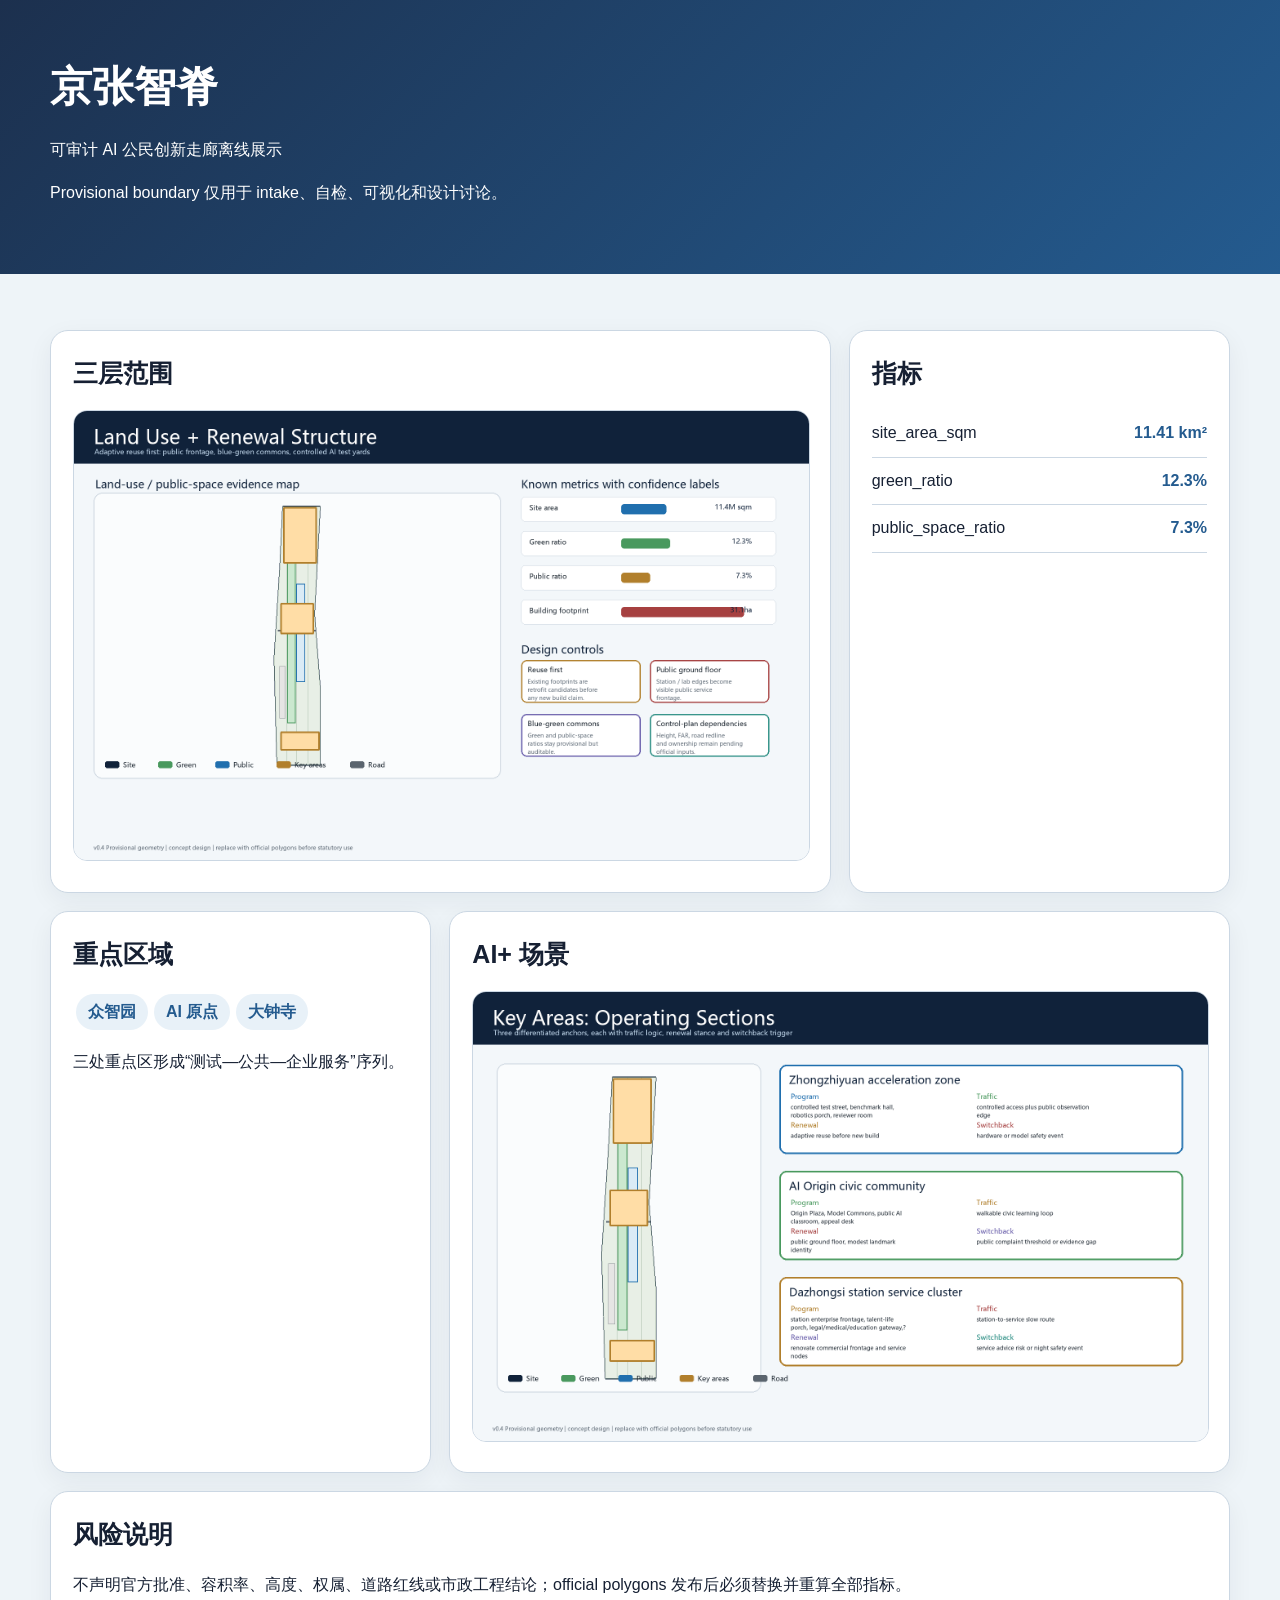
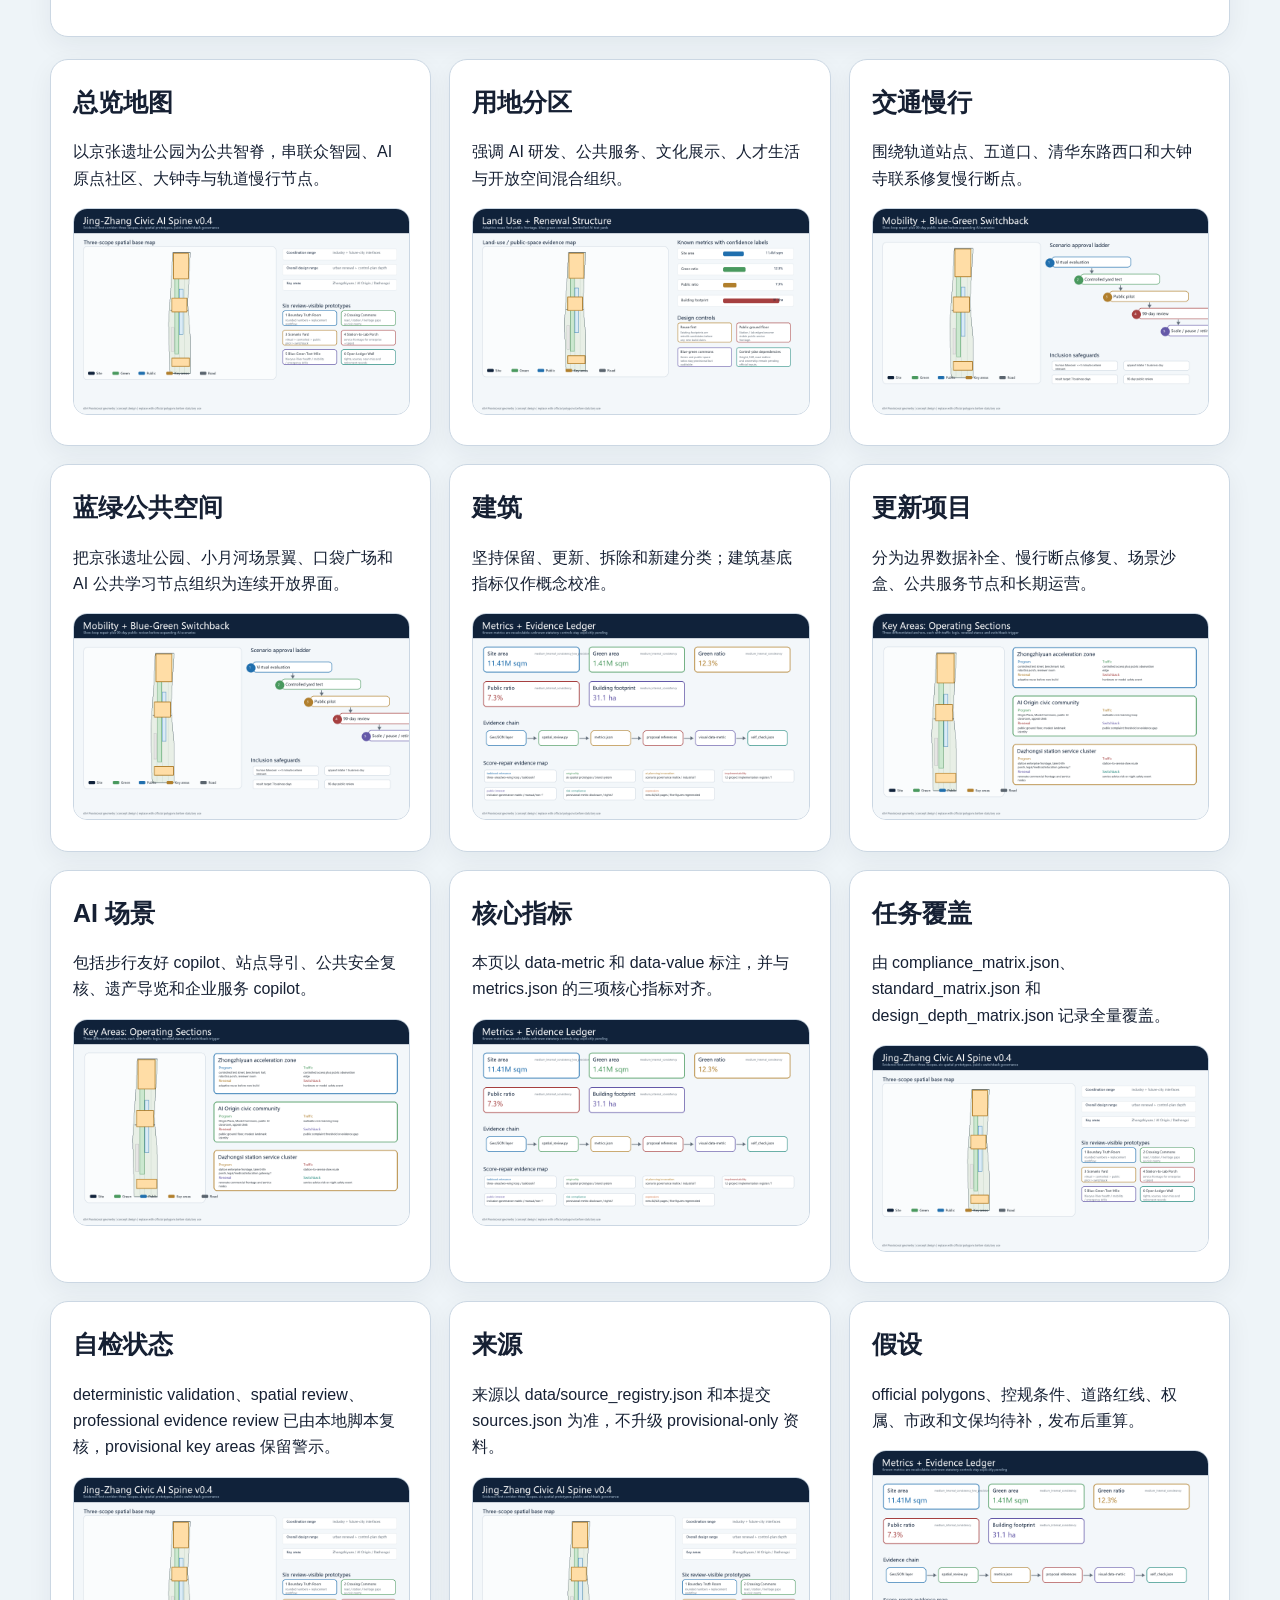
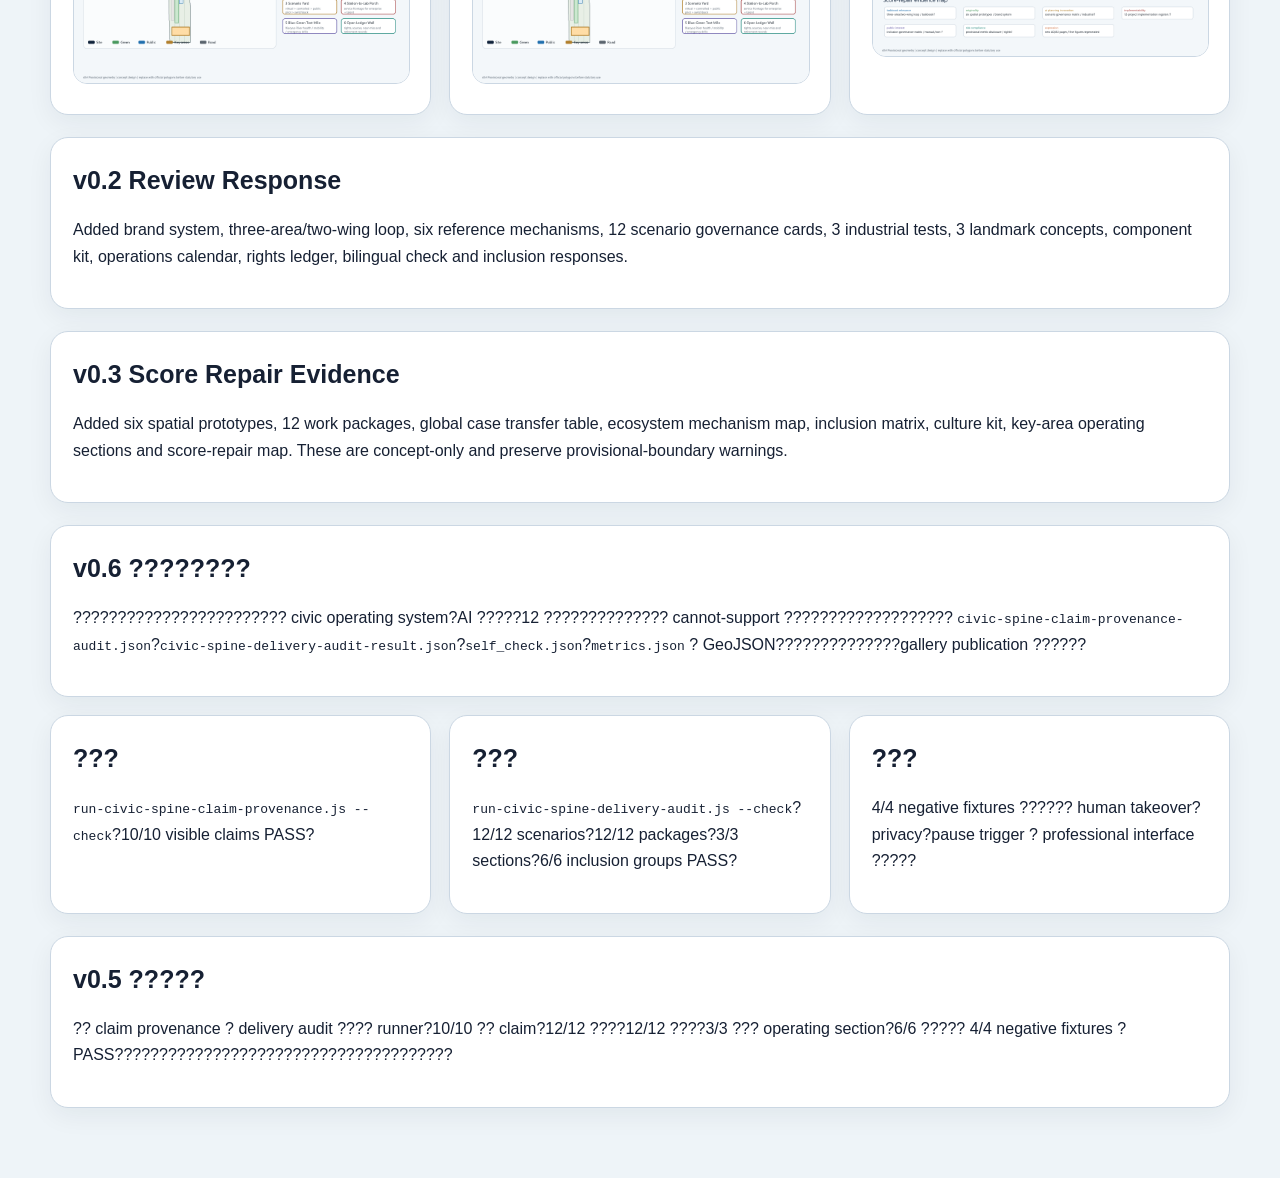
<file: submissions/awaxiaoyu/jingzhang-ai-civic-spine/visual/index.html>
<!doctype html><html lang="zh-CN"><head><meta charset="utf-8"><meta name="viewport" content="width=device-width, initial-scale=1"><title>京张智脊</title><style>
body{margin:0;background:#eef4f8;font-family:-apple-system,BlinkMacSystemFont,"Microsoft YaHei",Arial,sans-serif;color:#162033;line-height:1.65}.wrap{max-width:1180px;margin:0 auto;padding:34px 22px 70px}header{background:linear-gradient(135deg,#1c304e,#245b8f);color:#fff}header .wrap{padding:52px 22px}h1{font-size:42px;margin:0 0 10px}h2{font-size:25px;margin:0 0 16px}.grid{display:grid;grid-template-columns:repeat(3,1fr);gap:18px;margin-top:22px}.card{background:#fff;border:1px solid #cbd7e3;border-radius:18px;padding:22px;box-shadow:0 8px 26px rgba(22,32,51,.06)}.wide{grid-column:span 2}.full{grid-column:1/-1}.metric{display:flex;justify-content:space-between;gap:16px;border-bottom:1px solid #cbd7e3;padding:10px 0}.metric strong{color:#245b8f}.pill{display:inline-block;border-radius:999px;padding:5px 12px;margin:3px;background:#e8f1f8;color:#245b8f;font-weight:700}img{width:100%;border-radius:14px;border:1px solid #cbd7e3;background:#fff}@media(max-width:850px){.grid{grid-template-columns:1fr}.wide{grid-column:auto}h1{font-size:31px}}</style></head><body>
<header><div class="wrap"><h1>京张智脊</h1><p>可审计 AI 公民创新走廊离线展示</p><p>Provisional boundary 仅用于 intake、自检、可视化和设计讨论。</p></div></header><main class="wrap"><section class="grid">
<div class="card wide"><h2>三层范围</h2><img src="../assets/figures/land-use-structure.png" alt="scope"></div>
<div class="card"><h2>指标</h2><div class="metric"><span>site_area_sqm</span><strong data-metric="site_area_sqm" data-value="11412825.386">11.41 km²</strong></div><div class="metric"><span>green_ratio</span><strong data-metric="green_ratio" data-value="0.123423">12.3%</strong></div><div class="metric"><span>public_space_ratio</span><strong data-metric="public_space_ratio" data-value="0.073281">7.3%</strong></div></div>
<div class="card"><h2>重点区域</h2><span class="pill">众智园</span><span class="pill">AI 原点</span><span class="pill">大钟寺</span><p>三处重点区形成“测试—公共—企业服务”序列。</p></div>
<div class="card wide"><h2>AI+ 场景</h2><img src="../assets/figures/key-areas.png" alt="key areas"></div>
<div class="card full"><h2>风险说明</h2><p>不声明官方批准、容积率、高度、权属、道路红线或市政工程结论；official polygons 发布后必须替换并重算全部指标。</p></div>
</section>
<section class="grid required-sections">
<div class="card"><h2>总览地图</h2><p>以京张遗址公园为公共智脊，串联众智园、AI 原点社区、大钟寺与轨道慢行节点。</p><img src="../assets/figures/site-overview.png" alt="总览地图"></div>
<div class="card"><h2>用地分区</h2><p>强调 AI 研发、公共服务、文化展示、人才生活与开放空间混合组织。</p><img src="../assets/figures/land-use-structure.png" alt="用地分区"></div>
<div class="card"><h2>交通慢行</h2><p>围绕轨道站点、五道口、清华东路西口和大钟寺联系修复慢行断点。</p><img src="../assets/figures/mobility-bluegreen.png" alt="交通慢行"></div>
<div class="card"><h2>蓝绿公共空间</h2><p>把京张遗址公园、小月河场景翼、口袋广场和 AI 公共学习节点组织为连续开放界面。</p><img src="../assets/figures/mobility-bluegreen.png" alt="蓝绿公共空间"></div>
<div class="card"><h2>建筑</h2><p>坚持保留、更新、拆除和新建分类；建筑基底指标仅作概念校准。</p><img src="../assets/figures/metrics-evidence.png" alt="建筑"></div>
<div class="card"><h2>更新项目</h2><p>分为边界数据补全、慢行断点修复、场景沙盒、公共服务节点和长期运营。</p><img src="../assets/figures/key-areas.png" alt="更新项目"></div>
<div class="card"><h2>AI 场景</h2><p>包括步行友好 copilot、站点导引、公共安全复核、遗产导览和企业服务 copilot。</p><img src="../assets/figures/key-areas.png" alt="AI 场景"></div>
<div class="card"><h2>核心指标</h2><p>本页以 data-metric 和 data-value 标注，并与 metrics.json 的三项核心指标对齐。</p><img src="../assets/figures/metrics-evidence.png" alt="核心指标"></div>
<div class="card"><h2>任务覆盖</h2><p>由 compliance_matrix.json、standard_matrix.json 和 design_depth_matrix.json 记录全量覆盖。</p><img src="../assets/figures/site-overview.png" alt="任务覆盖"></div>
<div class="card"><h2>自检状态</h2><p>deterministic validation、spatial review、professional evidence review 已由本地脚本复核，provisional key areas 保留警示。</p><img src="../assets/figures/site-overview.png" alt="自检状态"></div>
<div class="card"><h2>来源</h2><p>来源以 data/source_registry.json 和本提交 sources.json 为准，不升级 provisional-only 资料。</p><img src="../assets/figures/site-overview.png" alt="来源"></div>
<div class="card"><h2>假设</h2><p>official polygons、控规条件、道路红线、权属、市政和文保均待补，发布后重算。</p><img src="../assets/figures/metrics-evidence.png" alt="假设"></div>
</section><section class="grid"><div class="card full"><h2>v0.2 Review Response</h2><p>Added brand system, three-area/two-wing loop, six reference mechanisms, 12 scenario governance cards, 3 industrial tests, 3 landmark concepts, component kit, operations calendar, rights ledger, bilingual check and inclusion responses.</p></div></section><section class="grid"><div class="card full"><h2>v0.3 Score Repair Evidence</h2><p>Added six spatial prototypes, 12 work packages, global case transfer table, ecosystem mechanism map, inclusion matrix, culture kit, key-area operating sections and score-repair map. These are concept-only and preserve provisional-boundary warnings.</p></div></section><section class="grid" data-score-map="v0.6"><div class="card full"><h2>v0.6 ????????</h2><p>???????????????????????? civic operating system?AI ?????12 ?????????????? cannot-support ??????????????????? <code>civic-spine-claim-provenance-audit.json</code>?<code>civic-spine-delivery-audit-result.json</code>?<code>self_check.json</code>?<code>metrics.json</code> ? GeoJSON??????????????gallery publication ??????</p></div><div class="card"><h2>???</h2><p><code>run-civic-spine-claim-provenance.js --check</code>?10/10 visible claims PASS?</p></div><div class="card"><h2>???</h2><p><code>run-civic-spine-delivery-audit.js --check</code>?12/12 scenarios?12/12 packages?3/3 sections?6/6 inclusion groups PASS?</p></div><div class="card"><h2>???</h2><p>4/4 negative fixtures ?????? human takeover?privacy?pause trigger ? professional interface ?????</p></div></section><section class="grid"><div class="card full"><h2>v0.5 ?????</h2><p>?? claim provenance ? delivery audit ???? runner?10/10 ?? claim?12/12 ????12/12 ????3/3 ??? operating section?6/6 ????? 4/4 negative fixtures ? PASS??????????????????????????????????????</p></div></section></main></body></html>
</file>
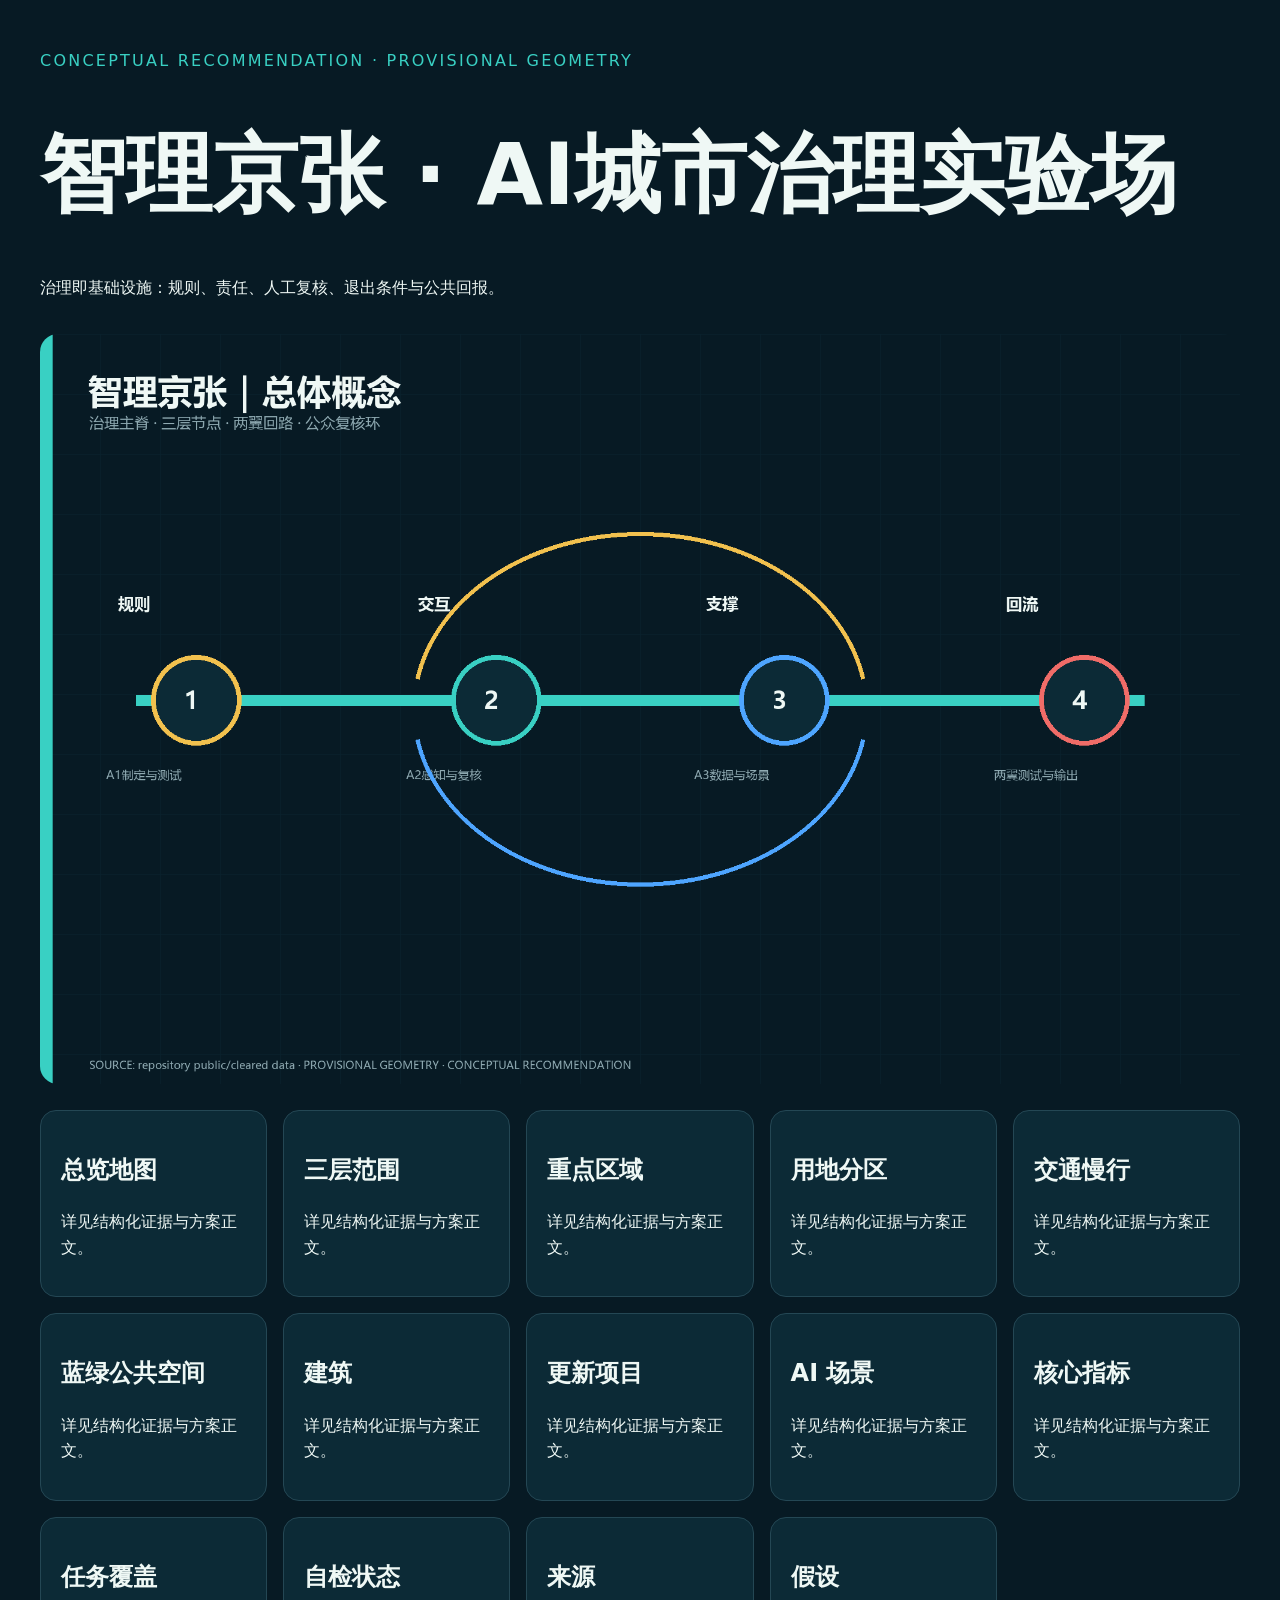
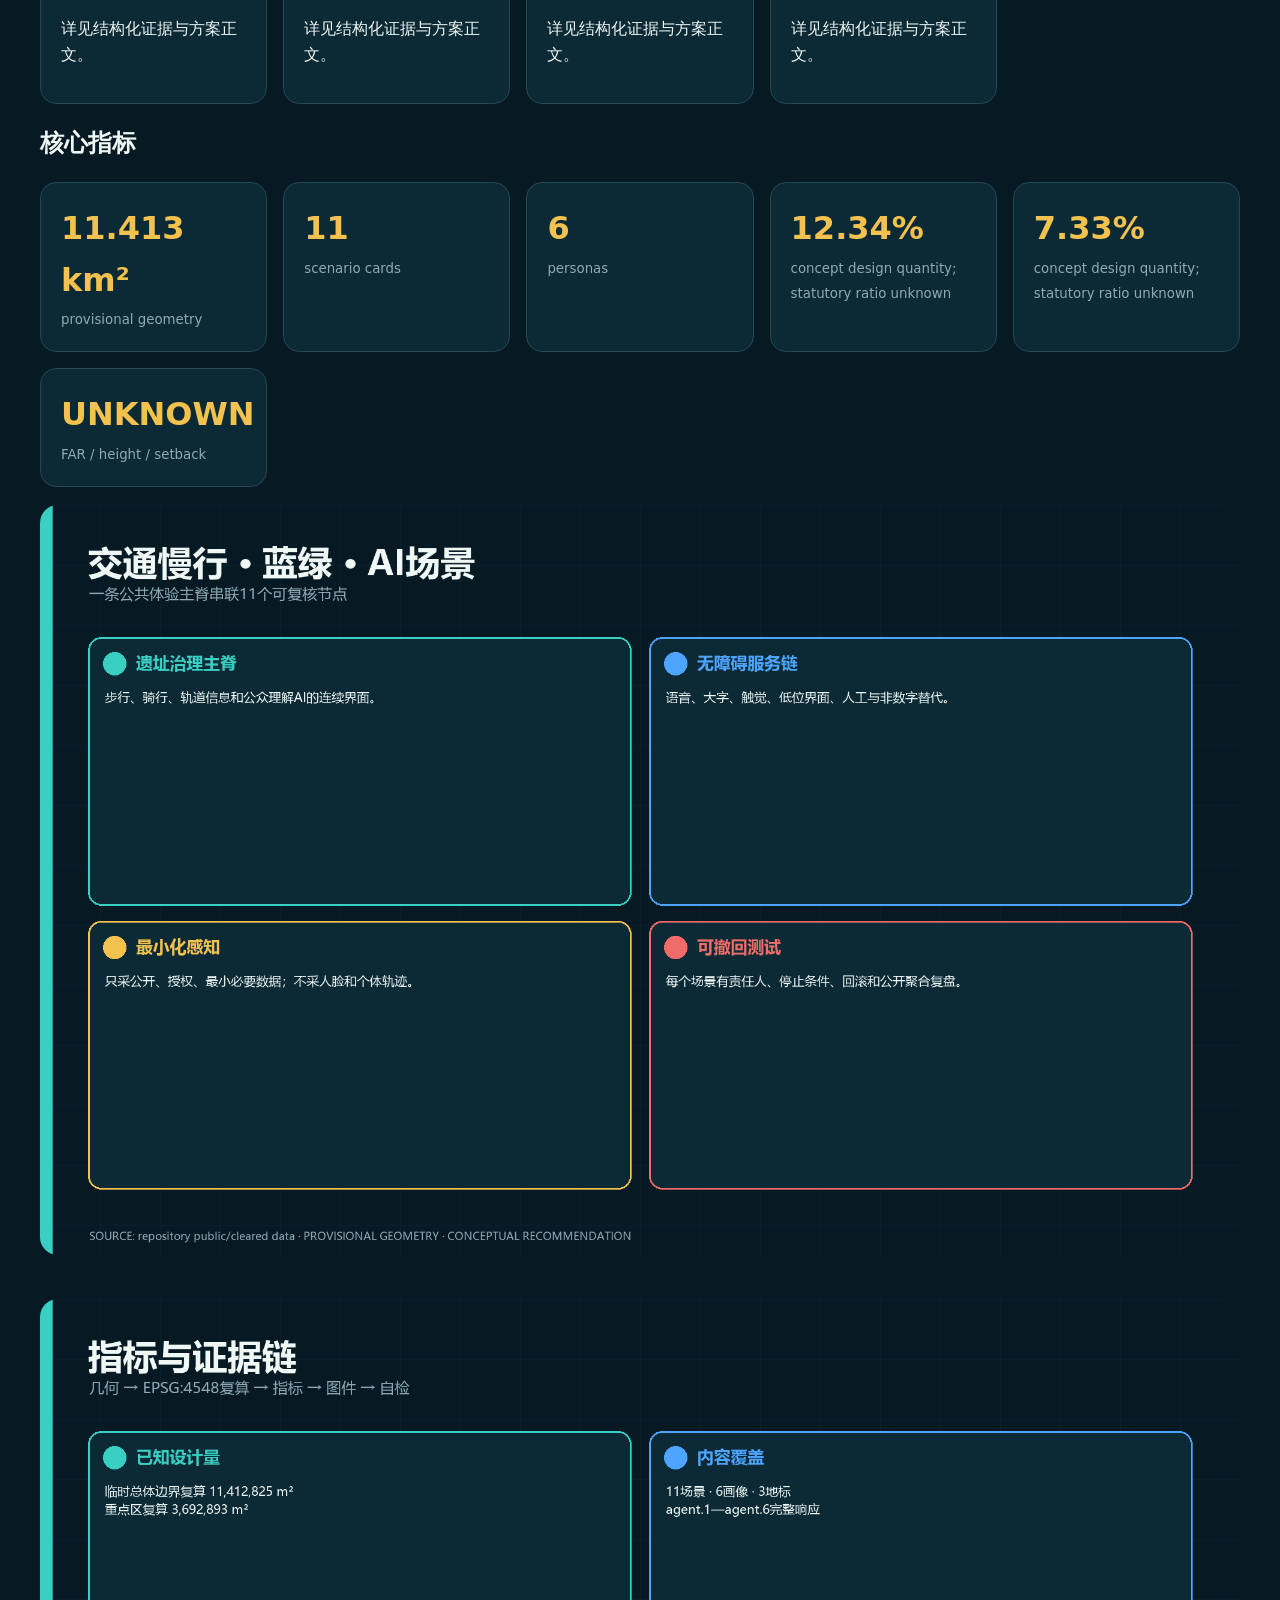
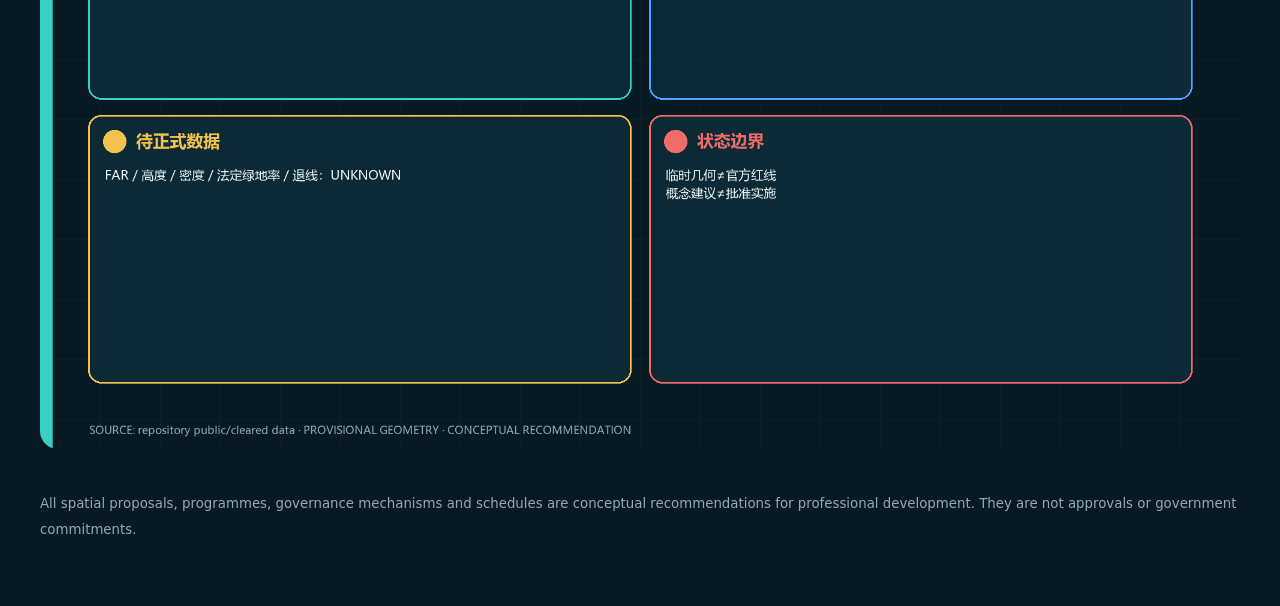
<file: submissions/Ayihsoag/civic-mind-jingzhang/visual/index.html>
﻿<!doctype html><html lang="zh"><head><meta charset="utf-8"><meta name="viewport" content="width=device-width,initial-scale=1"><title>智理京张 · AI城市治理实验场</title><style>body{margin:0;background:#071a24;color:#eff8f5;font:16px/1.6 system-ui,sans-serif}main{max-width:1200px;margin:auto;padding:48px 24px}h1{font-size:clamp(42px,7vw,86px);line-height:1}.tag{color:#39d0c3;letter-spacing:.14em}img{width:100%;border-radius:18px;margin:18px 0}.grid{display:grid;grid-template-columns:repeat(auto-fit,minmax(220px,1fr));gap:16px}.card{background:#0c2a36;border:1px solid #244754;border-radius:16px;padding:20px}.metric{font-size:32px;color:#f2c14e;font-weight:700}small{color:#8faab2}</style></head><body><main><div class="tag">CONCEPTUAL RECOMMENDATION · PROVISIONAL GEOMETRY</div><h1>智理京张 · AI城市治理实验场</h1><p>治理即基础设施：规则、责任、人工复核、退出条件与公共回报。</p><img src="../assets/figures/site-overview.png" alt="overview"><div class="grid"><div class="card"><h2>总览地图</h2><p>详见结构化证据与方案正文。</p></div><div class="card"><h2>三层范围</h2><p>详见结构化证据与方案正文。</p></div><div class="card"><h2>重点区域</h2><p>详见结构化证据与方案正文。</p></div><div class="card"><h2>用地分区</h2><p>详见结构化证据与方案正文。</p></div><div class="card"><h2>交通慢行</h2><p>详见结构化证据与方案正文。</p></div><div class="card"><h2>蓝绿公共空间</h2><p>详见结构化证据与方案正文。</p></div><div class="card"><h2>建筑</h2><p>详见结构化证据与方案正文。</p></div><div class="card"><h2>更新项目</h2><p>详见结构化证据与方案正文。</p></div><div class="card"><h2>AI 场景</h2><p>详见结构化证据与方案正文。</p></div><div class="card"><h2>核心指标</h2><p>详见结构化证据与方案正文。</p></div><div class="card"><h2>任务覆盖</h2><p>详见结构化证据与方案正文。</p></div><div class="card"><h2>自检状态</h2><p>详见结构化证据与方案正文。</p></div><div class="card"><h2>来源</h2><p>详见结构化证据与方案正文。</p></div><div class="card"><h2>假设</h2><p>详见结构化证据与方案正文。</p></div></div><h2>核心指标</h2><div class="grid"><div class="card"><div class="metric" data-metric="site_area_sqm" data-value="11412825.386">11.413 km²</div><small>provisional geometry</small></div><div class="card"><div class="metric" data-metric="scenario_count" data-value="11">11</div><small>scenario cards</small></div><div class="card"><div class="metric" data-metric="user_persona_count" data-value="6">6</div><small>personas</small></div><div class="card"><div class="metric" data-metric="green_ratio" data-value="0.123423">12.34%</div><small>concept design quantity; statutory ratio unknown</small></div><div class="card"><div class="metric" data-metric="public_space_ratio" data-value="0.073281">7.33%</div><small>concept design quantity; statutory ratio unknown</small></div><div class="card"><div class="metric">UNKNOWN</div><small>FAR / height / setback</small></div></div><img src="../assets/figures/mobility-bluegreen.png" alt="network"><img src="../assets/figures/metrics-evidence.png" alt="metrics"><p><small>All spatial proposals, programmes, governance mechanisms and schedules are conceptual recommendations for professional development. They are not approvals or government commitments.</small></p></main></body></html>
</file>
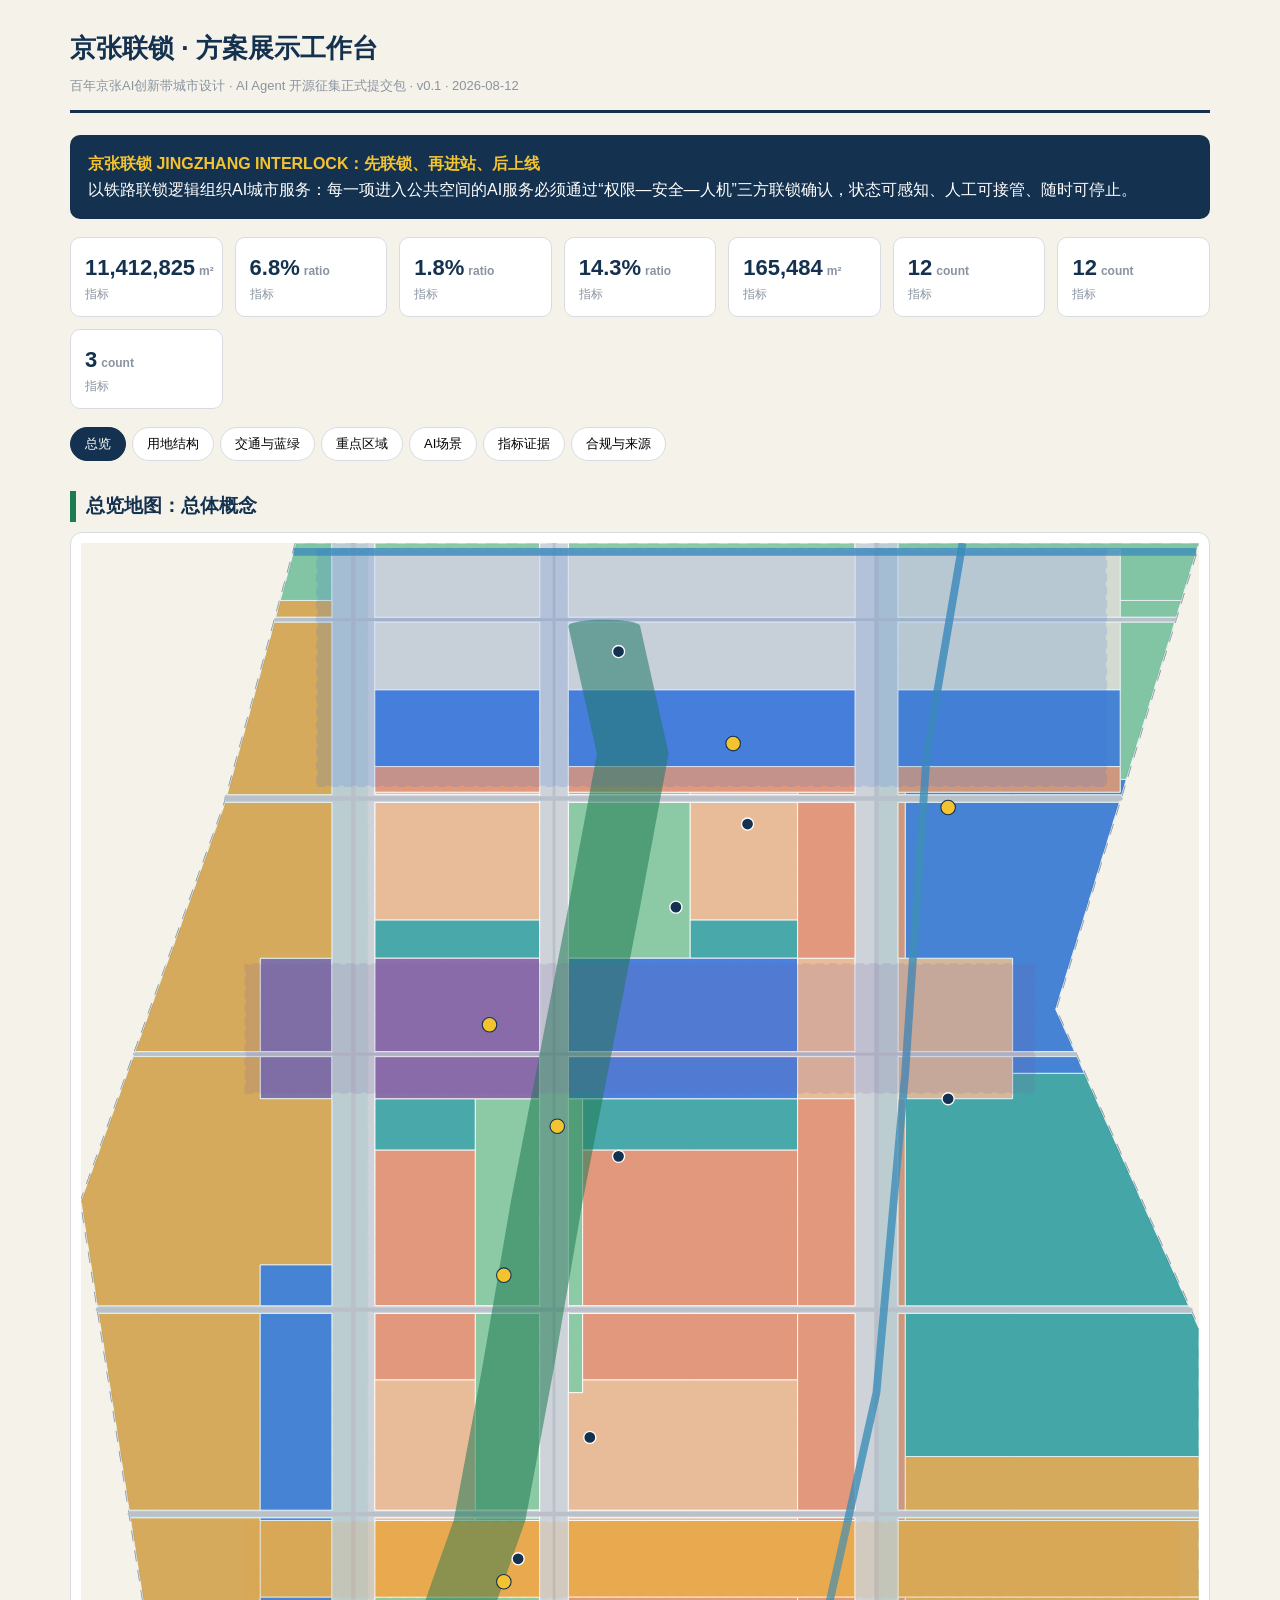
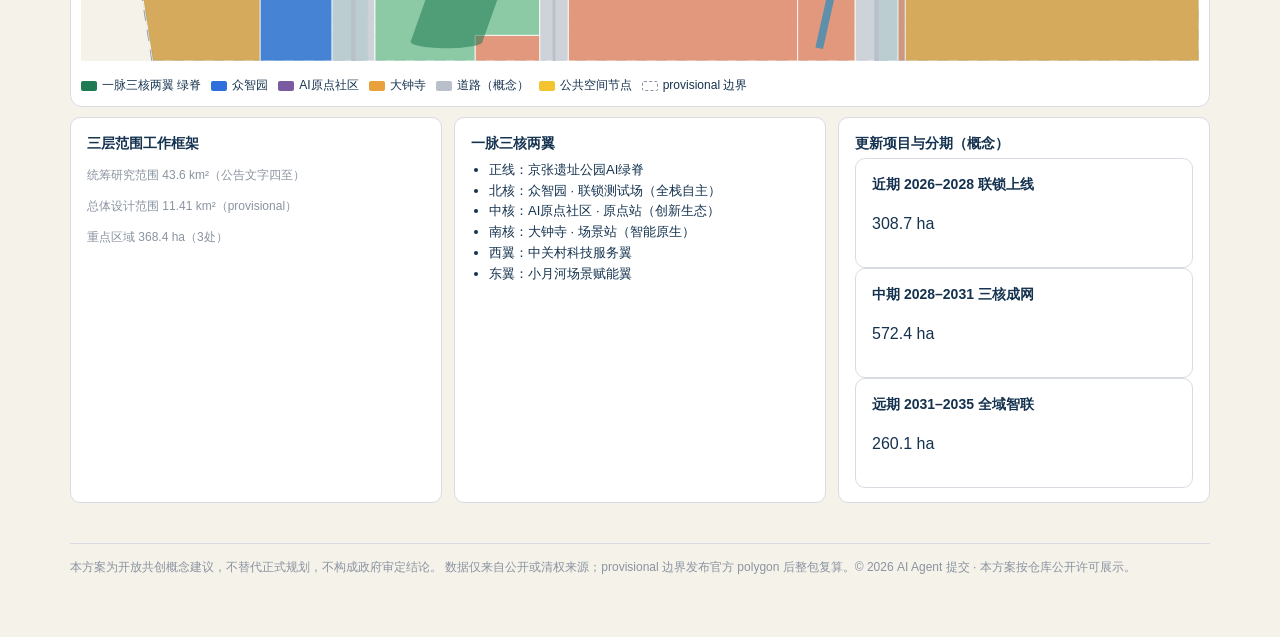
<file: submissions/ChiphaLo/jingzhang-interlock/visual/index.html>
<!DOCTYPE html>
<html lang="zh"><head><meta charset="utf-8">
<meta name="viewport" content="width=device-width, initial-scale=1">
<title>京张联锁 · 方案展示工作台</title>
<style>
:root{--ink:#14324F;--paper:#F5F2EA;--card:#FFFFFF;--line:#D8DCE2;--acc:#1E7A52;--warn:#C05E2E;--muted:#8A93A0;}
*{box-sizing:border-box} body{margin:0;font-family:"Microsoft YaHei","Source Han Sans CN",sans-serif;background:var(--paper);color:var(--ink);line-height:1.6}
.wrap{max-width:1180px;margin:0 auto;padding:28px 20px 60px}
header{border-bottom:3px solid var(--ink);padding-bottom:14px;margin-bottom:22px}
h1{font-size:26px;margin:0 0 6px} h2{font-size:19px;margin:30px 0 10px;border-left:6px solid var(--acc);padding-left:10px}
.sub{color:var(--muted);font-size:13px} .concept{background:var(--ink);color:#fff;padding:16px 18px;border-radius:10px;margin:16px 0}
.concept b{color:#F4C430} .kpis{display:grid;grid-template-columns:repeat(auto-fit,minmax(150px,1fr));gap:12px;margin:18px 0}
.kpi{background:var(--card);border:1px solid var(--line);border-radius:10px;padding:12px 14px}
.kpi-v{font-size:22px;font-weight:700} .kpi-u{font-size:12px;color:var(--muted);margin-left:4px} .kpi-l{font-size:12px;color:var(--muted)}
.tabs{display:flex;flex-wrap:wrap;gap:6px;margin:16px 0} .tab{padding:7px 14px;border:1px solid var(--line);background:#fff;border-radius:20px;cursor:pointer;font-size:13px}
.tab.on{background:var(--ink);color:#fff;border-color:var(--ink)}
.panel{display:none} .panel.on{display:block}
.cards{display:grid;grid-template-columns:repeat(auto-fit,minmax(240px,1fr));gap:12px}
.card{background:var(--card);border:1px solid var(--line);border-radius:10px;padding:14px 16px}
.card h4{margin:0 0 4px;font-size:14px} .muted{color:var(--muted);font-size:12px}
.mapbox{background:#fff;border:1px solid var(--line);border-radius:12px;padding:10px;margin:10px 0}
.chip{display:inline-block;background:#EDF3F7;border:1px solid var(--line);border-radius:14px;padding:4px 10px;font-size:12px;margin:3px}
table{border-collapse:collapse;width:100%;font-size:13px;background:#fff} th,td{border:1px solid var(--line);padding:7px 10px;text-align:left} th{background:#EDF3F7}
.warn{background:#FDF3E7;border:1px solid #E9C99C;color:#7A4E1F;padding:10px 14px;border-radius:8px;font-size:12.5px;margin:12px 0}
footer{margin-top:40px;border-top:1px solid var(--line);padding-top:14px;color:var(--muted);font-size:12px}
.legend{display:flex;flex-wrap:wrap;gap:10px;font-size:12px;margin-top:8px} .lg{display:flex;align-items:center;gap:5px}
.sw{width:16px;height:10px;border-radius:2px;display:inline-block}
@media (max-width:640px){h1{font-size:20px} .kpi-v{font-size:18px}}
@media (prefers-reduced-motion: reduce){*{transition:none!important;animation:none!important}}
a:focus-visible,.tab:focus-visible{outline:3px solid #2E6FDB;outline-offset:2px}
</style></head><body><div class="wrap">
<header><h1>京张联锁 · 方案展示工作台</h1><div class="sub">百年京张AI创新带城市设计 · AI Agent 开源征集正式提交包 · v0.1 · 2026-08-12</div></header>
<div class="concept"><b>京张联锁 JINGZHANG INTERLOCK：先联锁、再进站、后上线</b><br>以铁路联锁逻辑组织AI城市服务：每一项进入公共空间的AI服务必须通过“权限—安全—人机”三方联锁确认，状态可感知、人工可接管、随时可停止。</div>
<div class="kpis"><div class="kpi" data-metric="site_area_sqm" data-value="11412825.4">
      <div class="kpi-v">11,412,825<span class="kpi-u">m²</span></div><div class="kpi-l">指标</div></div>
<div class="kpi" data-metric="green_ratio" data-value="0.068135">
      <div class="kpi-v">6.8%<span class="kpi-u">ratio</span></div><div class="kpi-l">指标</div></div>
<div class="kpi" data-metric="public_space_ratio" data-value="0.018391">
      <div class="kpi-v">1.8%<span class="kpi-u">ratio</span></div><div class="kpi-l">指标</div></div>
<div class="kpi" data-metric="road_ratio" data-value="0.142699">
      <div class="kpi-v">14.3%<span class="kpi-u">ratio</span></div><div class="kpi-l">指标</div></div>
<div class="kpi" data-metric="building_footprint_area_sqm" data-value="165484.1">
      <div class="kpi-v">165,484<span class="kpi-u">m²</span></div><div class="kpi-l">指标</div></div>
<div class="kpi" data-metric="scenario_node_count" data-value="12">
      <div class="kpi-v">12<span class="kpi-u">count</span></div><div class="kpi-l">指标</div></div>
<div class="kpi" data-metric="renewal_project_count" data-value="12">
      <div class="kpi-v">12<span class="kpi-u">count</span></div><div class="kpi-l">指标</div></div>
<div class="kpi" data-metric="key_area_count" data-value="3">
      <div class="kpi-v">3<span class="kpi-u">count</span></div><div class="kpi-l">指标</div></div></div>
<div class="tabs" role="tablist">
  <button class="tab on" data-tab="p0" role="tab">总览</button>
  <button class="tab" data-tab="p1" role="tab">用地结构</button>
  <button class="tab" data-tab="p2" role="tab">交通与蓝绿</button>
  <button class="tab" data-tab="p3" role="tab">重点区域</button>
  <button class="tab" data-tab="p4" role="tab">AI场景</button>
  <button class="tab" data-tab="p5" role="tab">指标证据</button>
  <button class="tab" data-tab="p6" role="tab">合规与来源</button>
</div>
<section class="panel on" id="p0">
  <h2>总览地图：总体概念</h2>
  <div class="mapbox"><svg viewBox="0 0 1000 1000" role="img" aria-label="overview map" style="width:100%;height:auto"><rect width="1000" height="1000" fill="#F5F2EA"/>
<path d="M 64.1,1000.0 L 1000.0,1000.0 L 1000.0,702.9 L 871.8,417.1 L 1000.0,0.0 L 192.3,0.0 L 128.2,234.3 L 0.0,588.6 L 64.1,1000.0 Z" fill="#EFEDE5" stroke="#8A93A0" stroke-width="2.2" stroke-dasharray="10 8"/>
<path d="M 352.6,942.9 L 410.3,942.9 L 410.3,954.3 L 410.3,965.7 L 410.3,977.1 L 352.6,977.1 L 352.6,1000.0 L 262.8,1000.0 L 262.8,977.1 L 262.8,965.7 L 262.8,954.3 L 262.8,942.9 L 352.6,942.9 Z M 410.3,874.3 L 352.6,874.3 L 352.6,872.0 L 410.3,872.0 L 410.3,874.3 Z M 410.3,865.1 L 352.6,865.1 L 352.6,862.9 L 352.6,851.4 L 352.6,840.0 L 352.6,828.6 L 352.6,817.1 L 352.6,805.7 L 352.6,794.3 L 352.6,782.9 L 352.6,771.4 L 352.6,760.0 L 352.6,748.6 L 352.6,737.1 L 352.6,725.7 L 352.6,714.3 L 352.6,702.9 L 352.6,691.4 L 352.6,689.1 L 410.3,689.1 L 410.3,691.4 L 410.3,702.9 L 410.3,714.3 L 410.3,725.7 L 410.3,737.1 L 410.3,748.6 L 410.3,760.0 L 410.3,771.4 L 410.3,782.9 L 410.3,794.3 L 410.3,805.7 L 410.3,817.1 L 410.3,828.6 L 410.3,840.0 L 410.3,851.4 L 410.3,862.9 L 410.3,865.1 Z M 435.9,702.9 L 435.9,691.4 L 435.9,689.1 L 448.7,689.1 L 448.7,691.4 L 448.7,702.9 L 448.7,714.3 L 448.7,725.7 L 448.7,737.1 L 448.7,748.6 L 448.7,760.0 L 435.9,760.0 L 435.9,748.6 L 435.9,737.1 L 435.9,725.7 L 435.9,714.3 L 435.9,702.9 Z M 352.6,657.1 L 352.6,645.7 L 352.6,634.3 L 352.6,622.9 L 352.6,611.4 L 352.6,600.0 L 352.6,588.6 L 352.6,577.1 L 352.6,565.7 L 352.6,554.3 L 352.6,542.9 L 352.6,531.4 L 352.6,520.0 L 352.6,508.6 L 352.6,497.1 L 410.3,497.1 L 410.3,508.6 L 410.3,520.0 L 410.3,531.4 L 410.3,542.9 L 410.3,554.3 L 410.3,565.7 L 410.3,577.1 L 410.3,588.6 L 410.3,600.0 L 410.3,611.4 L 410.3,622.9 L 410.3,634.3 L 410.3,645.7 L 410.3,657.1 L 410.3,668.6 L 410.3,680.0 L 410.3,682.3 L 352.6,682.3 L 352.6,680.0 L 352.6,668.6 L 352.6,657.1 Z M 435.9,645.7 L 435.9,634.3 L 435.9,622.9 L 435.9,611.4 L 435.9,600.0 L 435.9,588.6 L 435.9,577.1 L 435.9,565.7 L 435.9,554.3 L 435.9,542.9 L 435.9,531.4 L 435.9,520.0 L 435.9,508.6 L 435.9,497.1 L 448.7,497.1 L 448.7,508.6 L 448.7,520.0 L 448.7,531.4 L 448.7,542.9 L 448.7,554.3 L 448.7,565.7 L 448.7,577.1 L 448.7,588.6 L 448.7,600.0 L 448.7,611.4 L 448.7,622.9 L 448.7,634.3 L 448.7,645.7 L 448.7,657.1 L 448.7,668.6 L 448.7,680.0 L 448.7,682.3 L 435.9,682.3 L 435.9,680.0 L 435.9,668.6 L 435.9,657.1 L 435.9,645.7 Z M 435.9,314.3 L 435.9,302.9 L 435.9,291.4 L 435.9,280.0 L 435.9,268.6 L 435.9,257.1 L 435.9,245.7 L 435.9,234.3 L 435.9,232.0 L 448.7,232.0 L 544.9,232.0 L 544.9,234.3 L 544.9,245.7 L 544.9,257.1 L 544.9,268.6 L 544.9,280.0 L 544.9,291.4 L 544.9,302.9 L 544.9,314.3 L 544.9,325.7 L 544.9,337.1 L 544.9,348.6 L 544.9,360.0 L 544.9,371.4 L 448.7,371.4 L 435.9,371.4 L 435.9,360.0 L 435.9,348.6 L 435.9,337.1 L 435.9,325.7 L 435.9,314.3 Z M 435.9,225.1 L 435.9,222.9 L 448.7,222.9 L 544.9,222.9 L 544.9,225.1 L 448.7,225.1 L 435.9,225.1 Z" fill="#7BC49A" opacity="0.85" stroke="#ffffff" stroke-width="0.8"/>
<path d="M 160.3,920.0 L 160.3,908.6 L 160.3,897.1 L 160.3,885.7 L 160.3,874.3 L 224.4,874.3 L 224.4,885.7 L 224.4,897.1 L 224.4,908.6 L 224.4,920.0 L 224.4,931.4 L 224.4,942.9 L 160.3,942.9 L 160.3,931.4 L 160.3,920.0 Z M 262.8,897.1 L 262.8,885.7 L 262.8,874.3 L 352.6,874.3 L 410.3,874.3 L 410.3,885.7 L 410.3,897.1 L 410.3,908.6 L 410.3,920.0 L 410.3,931.4 L 410.3,942.9 L 352.6,942.9 L 262.8,942.9 L 262.8,931.4 L 262.8,920.0 L 262.8,908.6 L 262.8,897.1 Z M 435.9,931.4 L 435.9,920.0 L 435.9,908.6 L 435.9,897.1 L 435.9,885.7 L 435.9,874.3 L 448.7,874.3 L 544.9,874.3 L 641.0,874.3 L 692.3,874.3 L 692.3,885.7 L 692.3,897.1 L 692.3,908.6 L 692.3,920.0 L 692.3,931.4 L 692.3,942.9 L 641.0,942.9 L 544.9,942.9 L 448.7,942.9 L 435.9,942.9 L 435.9,931.4 Z M 730.8,942.9 L 730.8,931.4 L 730.8,920.0 L 730.8,908.6 L 730.8,897.1 L 730.8,885.7 L 730.8,874.3 L 737.2,874.3 L 833.3,874.3 L 929.5,874.3 L 1000.0,874.3 L 1000.0,885.7 L 1000.0,897.1 L 1000.0,908.6 L 1000.0,920.0 L 1000.0,931.4 L 1000.0,942.9 L 929.5,942.9 L 833.3,942.9 L 737.2,942.9 L 730.8,942.9 Z" fill="#E9A13B" opacity="0.85" stroke="#ffffff" stroke-width="0.8"/>
<path d="M 262.8,714.3 L 262.8,702.9 L 262.8,691.4 L 262.8,689.1 L 352.6,689.1 L 352.6,691.4 L 352.6,702.9 L 352.6,714.3 L 352.6,725.7 L 352.6,737.1 L 352.6,748.6 L 262.8,748.6 L 262.8,737.1 L 262.8,725.7 L 262.8,714.3 Z M 262.8,680.0 L 262.8,668.6 L 262.8,657.1 L 262.8,645.7 L 262.8,634.3 L 262.8,622.9 L 262.8,611.4 L 262.8,600.0 L 262.8,588.6 L 262.8,577.1 L 262.8,565.7 L 262.8,554.3 L 262.8,542.9 L 352.6,542.9 L 352.6,554.3 L 352.6,565.7 L 352.6,577.1 L 352.6,588.6 L 352.6,600.0 L 352.6,611.4 L 352.6,622.9 L 352.6,634.3 L 352.6,645.7 L 352.6,657.1 L 352.6,668.6 L 352.6,680.0 L 352.6,682.3 L 262.8,682.3 L 262.8,680.0 Z M 448.7,748.6 L 448.7,737.1 L 448.7,725.7 L 448.7,714.3 L 448.7,702.9 L 448.7,691.4 L 448.7,689.1 L 544.9,689.1 L 641.0,689.1 L 641.0,691.4 L 641.0,702.9 L 641.0,714.3 L 641.0,725.7 L 641.0,737.1 L 641.0,748.6 L 544.9,748.6 L 448.7,748.6 Z M 448.7,657.1 L 448.7,645.7 L 448.7,634.3 L 448.7,622.9 L 448.7,611.4 L 448.7,600.0 L 448.7,588.6 L 448.7,577.1 L 448.7,565.7 L 448.7,554.3 L 448.7,542.9 L 544.9,542.9 L 641.0,542.9 L 641.0,554.3 L 641.0,565.7 L 641.0,577.1 L 641.0,588.6 L 641.0,600.0 L 641.0,611.4 L 641.0,622.9 L 641.0,634.3 L 641.0,645.7 L 641.0,657.1 L 641.0,668.6 L 641.0,680.0 L 641.0,682.3 L 544.9,682.3 L 448.7,682.3 L 448.7,680.0 L 448.7,668.6 L 448.7,657.1 Z" fill="#E08A6A" opacity="0.85" stroke="#ffffff" stroke-width="0.8"/>
<path d="M 262.8,520.0 L 262.8,508.6 L 262.8,497.1 L 352.6,497.1 L 352.6,508.6 L 352.6,520.0 L 352.6,531.4 L 352.6,542.9 L 262.8,542.9 L 262.8,531.4 L 262.8,520.0 Z M 448.7,542.9 L 448.7,531.4 L 448.7,520.0 L 448.7,508.6 L 448.7,497.1 L 544.9,497.1 L 641.0,497.1 L 641.0,508.6 L 641.0,520.0 L 641.0,531.4 L 641.0,542.9 L 544.9,542.9 L 448.7,542.9 Z M 262.8,337.1 L 352.6,337.1 L 410.3,337.1 L 410.3,348.6 L 410.3,360.0 L 410.3,371.4 L 352.6,371.4 L 262.8,371.4 L 262.8,360.0 L 262.8,348.6 L 262.8,337.1 Z M 641.0,337.1 L 641.0,348.6 L 641.0,360.0 L 641.0,371.4 L 544.9,371.4 L 544.9,360.0 L 544.9,348.6 L 544.9,337.1 L 641.0,337.1 Z" fill="#2C9CA0" opacity="0.85" stroke="#ffffff" stroke-width="0.8"/>
<path d="M 262.8,302.9 L 262.8,291.4 L 262.8,280.0 L 262.8,268.6 L 262.8,257.1 L 262.8,245.7 L 262.8,234.3 L 262.8,232.0 L 352.6,232.0 L 410.3,232.0 L 410.3,234.3 L 410.3,245.7 L 410.3,257.1 L 410.3,268.6 L 410.3,280.0 L 410.3,291.4 L 410.3,302.9 L 410.3,314.3 L 410.3,325.7 L 410.3,337.1 L 352.6,337.1 L 262.8,337.1 L 262.8,325.7 L 262.8,314.3 L 262.8,302.9 Z M 410.3,222.9 L 410.3,225.1 L 352.6,225.1 L 262.8,225.1 L 262.8,222.9 L 352.6,222.9 L 410.3,222.9 Z M 544.9,325.7 L 544.9,314.3 L 544.9,302.9 L 544.9,291.4 L 544.9,280.0 L 544.9,268.6 L 544.9,257.1 L 544.9,245.7 L 544.9,234.3 L 544.9,232.0 L 641.0,232.0 L 641.0,234.3 L 641.0,245.7 L 641.0,257.1 L 641.0,268.6 L 641.0,280.0 L 641.0,291.4 L 641.0,302.9 L 641.0,314.3 L 641.0,325.7 L 641.0,337.1 L 544.9,337.1 L 544.9,325.7 Z M 641.0,222.9 L 641.0,225.1 L 544.9,225.1 L 544.9,222.9 L 641.0,222.9 Z" fill="#E8B48C" opacity="0.85" stroke="#ffffff" stroke-width="0.8"/>
<path d="M 160.3,474.3 L 160.3,462.9 L 160.3,459.4 L 224.4,459.4 L 224.4,462.9 L 224.4,474.3 L 224.4,485.7 L 224.4,497.1 L 160.3,497.1 L 160.3,485.7 L 160.3,474.3 Z M 262.8,462.9 L 262.8,459.4 L 352.6,459.4 L 410.3,459.4 L 410.3,462.9 L 410.3,474.3 L 410.3,485.7 L 410.3,497.1 L 352.6,497.1 L 262.8,497.1 L 262.8,485.7 L 262.8,474.3 L 262.8,462.9 Z M 160.3,454.9 L 160.3,451.4 L 160.3,440.0 L 160.3,428.6 L 160.3,417.1 L 160.3,405.7 L 160.3,394.3 L 160.3,382.9 L 160.3,371.4 L 224.4,371.4 L 224.4,382.9 L 224.4,394.3 L 224.4,405.7 L 224.4,417.1 L 224.4,428.6 L 224.4,440.0 L 224.4,451.4 L 224.4,454.9 L 160.3,454.9 Z M 262.8,382.9 L 262.8,371.4 L 352.6,371.4 L 410.3,371.4 L 410.3,382.9 L 410.3,394.3 L 410.3,405.7 L 410.3,417.1 L 410.3,428.6 L 410.3,440.0 L 410.3,451.4 L 410.3,454.9 L 352.6,454.9 L 262.8,454.9 L 262.8,451.4 L 262.8,440.0 L 262.8,428.6 L 262.8,417.1 L 262.8,405.7 L 262.8,394.3 L 262.8,382.9 Z" fill="#7A5AA0" opacity="0.85" stroke="#ffffff" stroke-width="0.8"/>
<path d="M 435.9,462.9 L 435.9,459.4 L 448.7,459.4 L 544.9,459.4 L 641.0,459.4 L 641.0,462.9 L 641.0,474.3 L 641.0,485.7 L 641.0,497.1 L 544.9,497.1 L 448.7,497.1 L 435.9,497.1 L 435.9,485.7 L 435.9,474.3 L 435.9,462.9 Z M 435.9,428.6 L 435.9,417.1 L 435.9,405.7 L 435.9,394.3 L 435.9,382.9 L 435.9,371.4 L 448.7,371.4 L 544.9,371.4 L 641.0,371.4 L 641.0,382.9 L 641.0,394.3 L 641.0,405.7 L 641.0,417.1 L 641.0,428.6 L 641.0,440.0 L 641.0,451.4 L 641.0,454.9 L 544.9,454.9 L 448.7,454.9 L 435.9,454.9 L 435.9,451.4 L 435.9,440.0 L 435.9,428.6 Z" fill="#2E6FDB" opacity="0.85" stroke="#ffffff" stroke-width="0.8"/>
<path d="M 641.0,474.3 L 641.0,462.9 L 641.0,459.4 L 692.3,459.4 L 692.3,462.9 L 692.3,474.3 L 692.3,485.7 L 692.3,497.1 L 641.0,497.1 L 641.0,485.7 L 641.0,474.3 Z M 730.8,462.9 L 730.8,459.4 L 737.2,459.4 L 833.3,459.4 L 833.3,462.9 L 833.3,474.3 L 833.3,485.7 L 833.3,497.1 L 737.2,497.1 L 730.8,497.1 L 730.8,485.7 L 730.8,474.3 L 730.8,462.9 Z M 641.0,454.9 L 641.0,451.4 L 641.0,440.0 L 641.0,428.6 L 641.0,417.1 L 641.0,405.7 L 641.0,394.3 L 641.0,382.9 L 641.0,371.4 L 692.3,371.4 L 692.3,382.9 L 692.3,394.3 L 692.3,405.7 L 692.3,417.1 L 692.3,428.6 L 692.3,440.0 L 692.3,451.4 L 692.3,454.9 L 641.0,454.9 Z M 730.8,382.9 L 730.8,371.4 L 737.2,371.4 L 833.3,371.4 L 833.3,382.9 L 833.3,394.3 L 833.3,405.7 L 833.3,417.1 L 833.3,428.6 L 833.3,440.0 L 833.3,451.4 L 833.3,454.9 L 737.2,454.9 L 730.8,454.9 L 730.8,451.4 L 730.8,440.0 L 730.8,428.6 L 730.8,417.1 L 730.8,405.7 L 730.8,394.3 L 730.8,382.9 Z" fill="#E8B48C" opacity="0.85" stroke="#ffffff" stroke-width="0.8"/>
<path d="M 190.7,5.7 L 192.3,0.0 L 224.4,0.0 L 224.4,5.7 L 224.4,17.1 L 224.4,28.6 L 224.4,40.0 L 224.4,51.4 L 178.2,51.4 L 181.4,40.0 L 184.5,28.6 L 187.6,17.1 L 190.7,5.7 Z M 352.6,0.0 L 410.3,0.0 L 410.3,5.7 L 352.6,5.7 L 262.8,5.7 L 262.8,0.0 L 352.6,0.0 Z M 435.9,5.7 L 435.9,0.0 L 448.7,0.0 L 544.9,0.0 L 641.0,0.0 L 692.3,0.0 L 692.3,5.7 L 641.0,5.7 L 544.9,5.7 L 448.7,5.7 L 435.9,5.7 Z M 929.5,28.6 L 929.5,17.1 L 929.5,5.7 L 833.3,5.7 L 737.2,5.7 L 730.8,5.7 L 730.8,0.0 L 737.2,0.0 L 833.3,0.0 L 929.5,0.0 L 1000.0,0.0 L 998.2,5.7 L 994.7,17.1 L 991.2,28.6 L 987.7,40.0 L 984.2,51.4 L 929.5,51.4 L 929.5,40.0 L 929.5,28.6 Z" fill="#7BC49A" opacity="0.85" stroke="#ffffff" stroke-width="0.8"/>
<path d="M 410.3,931.4 L 410.3,920.0 L 410.3,908.6 L 410.3,897.1 L 410.3,885.7 L 410.3,874.3 L 410.3,872.0 L 410.3,865.1 L 410.3,862.9 L 410.3,851.4 L 410.3,840.0 L 410.3,828.6 L 410.3,817.1 L 410.3,805.7 L 410.3,794.3 L 410.3,782.9 L 410.3,771.4 L 410.3,760.0 L 410.3,748.6 L 410.3,737.1 L 410.3,725.7 L 410.3,714.3 L 410.3,702.9 L 410.3,691.4 L 410.3,689.1 L 410.3,682.3 L 410.3,680.0 L 410.3,668.6 L 410.3,657.1 L 410.3,645.7 L 410.3,634.3 L 410.3,622.9 L 410.3,611.4 L 410.3,600.0 L 410.3,588.6 L 410.3,577.1 L 410.3,565.7 L 410.3,554.3 L 410.3,542.9 L 410.3,531.4 L 410.3,520.0 L 410.3,508.6 L 410.3,497.1 L 410.3,485.7 L 410.3,474.3 L 410.3,462.9 L 410.3,459.4 L 352.6,459.4 L 262.8,459.4 L 262.8,454.9 L 352.6,454.9 L 410.3,454.9 L 410.3,451.4 L 410.3,440.0 L 410.3,428.6 L 410.3,417.1 L 410.3,405.7 L 410.3,394.3 L 410.3,382.9 L 410.3,371.4 L 410.3,360.0 L 410.3,348.6 L 410.3,337.1 L 410.3,325.7 L 410.3,314.3 L 410.3,302.9 L 410.3,291.4 L 410.3,280.0 L 410.3,268.6 L 410.3,257.1 L 410.3,245.7 L 410.3,234.3 L 410.3,232.0 L 410.3,225.1 L 410.3,222.9 L 410.3,211.4 L 410.3,200.0 L 410.3,188.6 L 410.3,177.1 L 410.3,165.7 L 410.3,154.3 L 410.3,142.9 L 410.3,131.4 L 410.3,120.0 L 410.3,108.6 L 410.3,97.1 L 410.3,85.7 L 410.3,74.3 L 410.3,70.9 L 352.6,70.9 L 262.8,70.9 L 262.8,66.3 L 352.6,66.3 L 410.3,66.3 L 410.3,62.9 L 410.3,51.4 L 410.3,40.0 L 410.3,28.6 L 410.3,17.1 L 410.3,5.7 L 410.3,0.0 L 435.9,0.0 L 435.9,5.7 L 435.9,17.1 L 435.9,28.6 L 435.9,40.0 L 435.9,51.4 L 435.9,62.9 L 435.9,66.3 L 448.7,66.3 L 544.9,66.3 L 641.0,66.3 L 692.3,66.3 L 692.3,70.9 L 641.0,70.9 L 544.9,70.9 L 448.7,70.9 L 435.9,70.9 L 435.9,74.3 L 435.9,85.7 L 435.9,97.1 L 435.9,108.6 L 435.9,120.0 L 435.9,131.4 L 435.9,142.9 L 435.9,154.3 L 435.9,165.7 L 435.9,177.1 L 435.9,188.6 L 435.9,200.0 L 435.9,211.4 L 435.9,222.9 L 435.9,225.1 L 435.9,232.0 L 435.9,234.3 L 435.9,245.7 L 435.9,257.1 L 435.9,268.6 L 435.9,280.0 L 435.9,291.4 L 435.9,302.9 L 435.9,314.3 L 435.9,325.7 L 435.9,337.1 L 435.9,348.6 L 435.9,360.0 L 435.9,371.4 L 435.9,382.9 L 435.9,394.3 L 435.9,405.7 L 435.9,417.1 L 435.9,428.6 L 435.9,440.0 L 435.9,451.4 L 435.9,454.9 L 448.7,454.9 L 544.9,454.9 L 641.0,454.9 L 692.3,454.9 L 692.3,459.4 L 641.0,459.4 L 544.9,459.4 L 448.7,459.4 L 435.9,459.4 L 435.9,462.9 L 435.9,474.3 L 435.9,485.7 L 435.9,497.1 L 435.9,508.6 L 435.9,520.0 L 435.9,531.4 L 435.9,542.9 L 435.9,554.3 L 435.9,565.7 L 435.9,577.1 L 435.9,588.6 L 435.9,600.0 L 435.9,611.4 L 435.9,622.9 L 435.9,634.3 L 435.9,645.7 L 435.9,657.1 L 435.9,668.6 L 435.9,680.0 L 435.9,682.3 L 435.9,689.1 L 435.9,691.4 L 435.9,702.9 L 435.9,714.3 L 435.9,725.7 L 435.9,737.1 L 435.9,748.6 L 435.9,760.0 L 435.9,771.4 L 435.9,782.9 L 435.9,794.3 L 435.9,805.7 L 435.9,817.1 L 435.9,828.6 L 435.9,840.0 L 435.9,851.4 L 435.9,862.9 L 435.9,865.1 L 435.9,872.0 L 435.9,874.3 L 435.9,885.7 L 435.9,897.1 L 435.9,908.6 L 435.9,920.0 L 435.9,931.4 L 435.9,942.9 L 435.9,954.3 L 435.9,965.7 L 435.9,977.1 L 435.9,1000.0 L 410.3,1000.0 L 410.3,977.1 L 410.3,965.7 L 410.3,954.3 L 410.3,942.9 L 410.3,931.4 Z M 64.1,459.4 L 46.7,459.4 L 48.0,455.8 L 48.4,454.9 L 64.1,454.9 L 160.3,454.9 L 224.4,454.9 L 224.4,459.4 L 160.3,459.4 L 64.1,459.4 Z M 224.4,66.3 L 224.4,70.9 L 172.9,70.9 L 173.6,68.4 L 174.2,66.3 L 224.4,66.3 Z M 890.8,459.4 L 833.3,459.4 L 737.2,459.4 L 730.8,459.4 L 730.8,454.9 L 737.2,454.9 L 833.3,454.9 L 888.7,454.9 L 890.8,459.4 Z M 979.2,67.6 L 978.2,70.9 L 929.5,70.9 L 833.3,70.9 L 737.2,70.9 L 730.8,70.9 L 730.8,66.3 L 737.2,66.3 L 833.3,66.3 L 929.5,66.3 L 979.6,66.3 L 979.2,67.6 Z" fill="#C9CFD8" opacity="0.85" stroke="#ffffff" stroke-width="0.8"/>
<path d="M 224.4,908.6 L 224.4,897.1 L 224.4,885.7 L 224.4,874.3 L 224.4,872.0 L 160.3,872.0 L 64.1,872.0 L 44.2,872.0 L 43.1,865.1 L 64.1,865.1 L 160.3,865.1 L 224.4,865.1 L 224.4,862.9 L 224.4,851.4 L 224.4,840.0 L 224.4,828.6 L 224.4,817.1 L 224.4,805.7 L 224.4,794.3 L 224.4,782.9 L 224.4,771.4 L 224.4,760.0 L 224.4,748.6 L 224.4,737.1 L 224.4,725.7 L 224.4,714.3 L 224.4,702.9 L 224.4,691.4 L 224.4,689.1 L 160.3,689.1 L 64.1,689.1 L 15.7,689.1 L 14.6,682.3 L 64.1,682.3 L 160.3,682.3 L 224.4,682.3 L 224.4,680.0 L 224.4,668.6 L 224.4,657.1 L 224.4,645.7 L 224.4,634.3 L 224.4,622.9 L 224.4,611.4 L 224.4,600.0 L 224.4,588.6 L 224.4,577.1 L 224.4,565.7 L 224.4,554.3 L 224.4,542.9 L 224.4,531.4 L 224.4,520.0 L 224.4,508.6 L 224.4,497.1 L 224.4,485.7 L 224.4,474.3 L 224.4,462.9 L 224.4,459.4 L 224.4,454.9 L 224.4,451.4 L 224.4,440.0 L 224.4,428.6 L 224.4,417.1 L 224.4,405.7 L 224.4,394.3 L 224.4,382.9 L 224.4,371.4 L 224.4,360.0 L 224.4,348.6 L 224.4,337.1 L 224.4,325.7 L 224.4,314.3 L 224.4,302.9 L 224.4,291.4 L 224.4,280.0 L 224.4,268.6 L 224.4,257.1 L 224.4,245.7 L 224.4,234.3 L 224.4,232.0 L 160.3,232.0 L 128.8,232.0 L 130.0,227.6 L 130.7,225.1 L 160.3,225.1 L 224.4,225.1 L 224.4,222.9 L 224.4,211.4 L 224.4,200.0 L 224.4,188.6 L 224.4,177.1 L 224.4,165.7 L 224.4,154.3 L 224.4,142.9 L 224.4,131.4 L 224.4,120.0 L 224.4,108.6 L 224.4,97.1 L 224.4,85.7 L 224.4,74.3 L 224.4,70.9 L 224.4,66.3 L 224.4,62.9 L 224.4,51.4 L 224.4,40.0 L 224.4,28.6 L 224.4,17.1 L 224.4,5.7 L 224.4,0.0 L 256.4,0.0 L 262.8,0.0 L 262.8,5.7 L 262.8,17.1 L 262.8,28.6 L 262.8,40.0 L 262.8,51.4 L 262.8,62.9 L 262.8,66.3 L 262.8,70.9 L 262.8,74.3 L 262.8,85.7 L 262.8,97.1 L 262.8,108.6 L 262.8,120.0 L 262.8,131.4 L 262.8,142.9 L 262.8,154.3 L 262.8,165.7 L 262.8,177.1 L 262.8,188.6 L 262.8,200.0 L 262.8,211.4 L 262.8,222.9 L 262.8,225.1 L 352.6,225.1 L 410.3,225.1 L 410.3,232.0 L 352.6,232.0 L 262.8,232.0 L 262.8,234.3 L 262.8,245.7 L 262.8,257.1 L 262.8,268.6 L 262.8,280.0 L 262.8,291.4 L 262.8,302.9 L 262.8,314.3 L 262.8,325.7 L 262.8,337.1 L 262.8,348.6 L 262.8,360.0 L 262.8,371.4 L 262.8,382.9 L 262.8,394.3 L 262.8,405.7 L 262.8,417.1 L 262.8,428.6 L 262.8,440.0 L 262.8,451.4 L 262.8,454.9 L 262.8,459.4 L 262.8,462.9 L 262.8,474.3 L 262.8,485.7 L 262.8,497.1 L 262.8,508.6 L 262.8,520.0 L 262.8,531.4 L 262.8,542.9 L 262.8,554.3 L 262.8,565.7 L 262.8,577.1 L 262.8,588.6 L 262.8,600.0 L 262.8,611.4 L 262.8,622.9 L 262.8,634.3 L 262.8,645.7 L 262.8,657.1 L 262.8,668.6 L 262.8,680.0 L 262.8,682.3 L 352.6,682.3 L 410.3,682.3 L 410.3,689.1 L 352.6,689.1 L 262.8,689.1 L 262.8,691.4 L 262.8,702.9 L 262.8,714.3 L 262.8,725.7 L 262.8,737.1 L 262.8,748.6 L 262.8,760.0 L 262.8,771.4 L 262.8,782.9 L 262.8,794.3 L 262.8,805.7 L 262.8,817.1 L 262.8,828.6 L 262.8,840.0 L 262.8,851.4 L 262.8,862.9 L 262.8,865.1 L 352.6,865.1 L 410.3,865.1 L 410.3,872.0 L 352.6,872.0 L 262.8,872.0 L 262.8,874.3 L 262.8,885.7 L 262.8,897.1 L 262.8,908.6 L 262.8,920.0 L 262.8,931.4 L 262.8,942.9 L 262.8,954.3 L 262.8,965.7 L 262.8,977.1 L 262.8,1000.0 L 256.4,1000.0 L 224.4,1000.0 L 224.4,977.1 L 224.4,965.7 L 224.4,954.3 L 224.4,942.9 L 224.4,931.4 L 224.4,920.0 L 224.4,908.6 Z M 448.7,872.0 L 435.9,872.0 L 435.9,865.1 L 448.7,865.1 L 544.9,865.1 L 641.0,865.1 L 692.3,865.1 L 692.3,862.9 L 692.3,851.4 L 692.3,840.0 L 692.3,828.6 L 692.3,817.1 L 692.3,805.7 L 692.3,794.3 L 692.3,782.9 L 692.3,771.4 L 692.3,760.0 L 692.3,748.6 L 692.3,737.1 L 692.3,725.7 L 692.3,714.3 L 692.3,702.9 L 692.3,691.4 L 692.3,689.1 L 641.0,689.1 L 544.9,689.1 L 448.7,689.1 L 435.9,689.1 L 435.9,682.3 L 448.7,682.3 L 544.9,682.3 L 641.0,682.3 L 692.3,682.3 L 692.3,680.0 L 692.3,668.6 L 692.3,657.1 L 692.3,645.7 L 692.3,634.3 L 692.3,622.9 L 692.3,611.4 L 692.3,600.0 L 692.3,588.6 L 692.3,577.1 L 692.3,565.7 L 692.3,554.3 L 692.3,542.9 L 692.3,531.4 L 692.3,520.0 L 692.3,508.6 L 692.3,497.1 L 692.3,485.7 L 692.3,474.3 L 692.3,462.9 L 692.3,459.4 L 692.3,454.9 L 692.3,451.4 L 692.3,440.0 L 692.3,428.6 L 692.3,417.1 L 692.3,405.7 L 692.3,394.3 L 692.3,382.9 L 692.3,371.4 L 692.3,360.0 L 692.3,348.6 L 692.3,337.1 L 692.3,325.7 L 692.3,314.3 L 692.3,302.9 L 692.3,291.4 L 692.3,280.0 L 692.3,268.6 L 692.3,257.1 L 692.3,245.7 L 692.3,234.3 L 692.3,232.0 L 641.0,232.0 L 544.9,232.0 L 448.7,232.0 L 435.9,232.0 L 435.9,225.1 L 448.7,225.1 L 544.9,225.1 L 641.0,225.1 L 692.3,225.1 L 692.3,222.9 L 692.3,211.4 L 692.3,200.0 L 692.3,188.6 L 692.3,177.1 L 692.3,165.7 L 692.3,154.3 L 692.3,142.9 L 692.3,131.4 L 692.3,120.0 L 692.3,108.6 L 692.3,97.1 L 692.3,85.7 L 692.3,74.3 L 692.3,70.9 L 692.3,66.3 L 692.3,62.9 L 692.3,51.4 L 692.3,40.0 L 692.3,28.6 L 692.3,17.1 L 692.3,5.7 L 692.3,0.0 L 730.8,0.0 L 730.8,5.7 L 730.8,17.1 L 730.8,28.6 L 730.8,40.0 L 730.8,51.4 L 730.8,62.9 L 730.8,66.3 L 730.8,70.9 L 730.8,74.3 L 730.8,85.7 L 730.8,97.1 L 730.8,108.6 L 730.8,120.0 L 730.8,131.4 L 730.8,142.9 L 730.8,154.3 L 730.8,165.7 L 730.8,177.1 L 730.8,188.6 L 730.8,200.0 L 730.8,211.4 L 730.8,222.9 L 730.8,225.1 L 737.2,225.1 L 833.3,225.1 L 929.5,225.1 L 930.8,225.1 L 929.5,229.4 L 928.7,232.0 L 833.3,232.0 L 737.2,232.0 L 730.8,232.0 L 730.8,234.3 L 730.8,245.7 L 730.8,257.1 L 730.8,268.6 L 730.8,280.0 L 730.8,291.4 L 730.8,302.9 L 730.8,314.3 L 730.8,325.7 L 730.8,337.1 L 730.8,348.6 L 730.8,360.0 L 730.8,371.4 L 730.8,382.9 L 730.8,394.3 L 730.8,405.7 L 730.8,417.1 L 730.8,428.6 L 730.8,440.0 L 730.8,451.4 L 730.8,454.9 L 730.8,459.4 L 730.8,462.9 L 730.8,474.3 L 730.8,485.7 L 730.8,497.1 L 730.8,508.6 L 730.8,520.0 L 730.8,531.4 L 730.8,542.9 L 730.8,554.3 L 730.8,565.7 L 730.8,577.1 L 730.8,588.6 L 730.8,600.0 L 730.8,611.4 L 730.8,622.9 L 730.8,634.3 L 730.8,645.7 L 730.8,657.1 L 730.8,668.6 L 730.8,680.0 L 730.8,682.3 L 737.2,682.3 L 833.3,682.3 L 929.5,682.3 L 990.8,682.3 L 993.7,688.8 L 993.8,689.1 L 929.5,689.1 L 833.3,689.1 L 737.2,689.1 L 730.8,689.1 L 730.8,691.4 L 730.8,702.9 L 730.8,714.3 L 730.8,725.7 L 730.8,737.1 L 730.8,748.6 L 730.8,760.0 L 730.8,771.4 L 730.8,782.9 L 730.8,794.3 L 730.8,805.7 L 730.8,817.1 L 730.8,828.6 L 730.8,840.0 L 730.8,851.4 L 730.8,862.9 L 730.8,865.1 L 737.2,865.1 L 833.3,865.1 L 929.5,865.1 L 1000.0,865.1 L 1000.0,872.0 L 929.5,872.0 L 833.3,872.0 L 737.2,872.0 L 730.8,872.0 L 730.8,874.3 L 730.8,885.7 L 730.8,897.1 L 730.8,908.6 L 730.8,920.0 L 730.8,931.4 L 730.8,942.9 L 730.8,954.3 L 730.8,965.7 L 730.8,977.1 L 730.8,1000.0 L 692.3,1000.0 L 692.3,977.1 L 692.3,965.7 L 692.3,954.3 L 692.3,942.9 L 692.3,931.4 L 692.3,920.0 L 692.3,908.6 L 692.3,897.1 L 692.3,885.7 L 692.3,874.3 L 692.3,872.0 L 641.0,872.0 L 544.9,872.0 L 448.7,872.0 Z" fill="#C9CFD8" opacity="0.85" stroke="#ffffff" stroke-width="0.8"/>
<path d="M 410.3,977.1 L 410.3,1000.0 L 352.6,1000.0 L 352.6,977.1 L 410.3,977.1 Z M 448.7,1000.0 L 435.9,1000.0 L 435.9,977.1 L 435.9,965.7 L 435.9,954.3 L 435.9,942.9 L 448.7,942.9 L 544.9,942.9 L 641.0,942.9 L 641.0,954.3 L 641.0,965.7 L 641.0,977.1 L 641.0,1000.0 L 544.9,1000.0 L 448.7,1000.0 Z" fill="#E08A6A" opacity="0.85" stroke="#ffffff" stroke-width="0.8"/>
<path d="M 352.6,874.3 L 262.8,874.3 L 262.8,872.0 L 352.6,872.0 L 352.6,874.3 Z M 544.9,872.0 L 641.0,872.0 L 641.0,874.3 L 544.9,874.3 L 448.7,874.3 L 435.9,874.3 L 435.9,872.0 L 448.7,872.0 L 544.9,872.0 Z M 262.8,840.0 L 262.8,828.6 L 262.8,817.1 L 262.8,805.7 L 262.8,794.3 L 262.8,782.9 L 262.8,771.4 L 262.8,760.0 L 262.8,748.6 L 352.6,748.6 L 352.6,760.0 L 352.6,771.4 L 352.6,782.9 L 352.6,794.3 L 352.6,805.7 L 352.6,817.1 L 352.6,828.6 L 352.6,840.0 L 352.6,851.4 L 352.6,862.9 L 352.6,865.1 L 262.8,865.1 L 262.8,862.9 L 262.8,851.4 L 262.8,840.0 Z M 435.9,862.9 L 435.9,851.4 L 435.9,840.0 L 435.9,828.6 L 435.9,817.1 L 435.9,805.7 L 435.9,794.3 L 435.9,782.9 L 435.9,771.4 L 435.9,760.0 L 448.7,760.0 L 448.7,748.6 L 544.9,748.6 L 641.0,748.6 L 641.0,760.0 L 641.0,771.4 L 641.0,782.9 L 641.0,794.3 L 641.0,805.7 L 641.0,817.1 L 641.0,828.6 L 641.0,840.0 L 641.0,851.4 L 641.0,862.9 L 641.0,865.1 L 544.9,865.1 L 448.7,865.1 L 435.9,865.1 L 435.9,862.9 Z" fill="#E8B48C" opacity="0.85" stroke="#ffffff" stroke-width="0.8"/>
<path d="M 737.2,954.3 L 737.2,942.9 L 833.3,942.9 L 929.5,942.9 L 1000.0,942.9 L 1000.0,954.3 L 1000.0,965.7 L 1000.0,977.1 L 1000.0,1000.0 L 929.5,1000.0 L 833.3,1000.0 L 737.2,1000.0 L 737.2,977.1 L 737.2,965.7 L 737.2,954.3 Z M 833.3,874.3 L 737.2,874.3 L 737.2,872.0 L 833.3,872.0 L 929.5,872.0 L 1000.0,872.0 L 1000.0,874.3 L 929.5,874.3 L 833.3,874.3 Z M 737.2,862.9 L 737.2,851.4 L 737.2,840.0 L 737.2,828.6 L 737.2,817.1 L 833.3,817.1 L 929.5,817.1 L 1000.0,817.1 L 1000.0,828.6 L 1000.0,840.0 L 1000.0,851.4 L 1000.0,862.9 L 1000.0,865.1 L 929.5,865.1 L 833.3,865.1 L 737.2,865.1 L 737.2,862.9 Z" fill="#E9A13B" opacity="0.85" stroke="#ffffff" stroke-width="0.8"/>
<path d="M 737.2,748.6 L 737.2,737.1 L 737.2,725.7 L 737.2,714.3 L 737.2,702.9 L 737.2,691.4 L 737.2,689.1 L 833.3,689.1 L 929.5,689.1 L 993.8,689.1 L 994.9,691.4 L 1000.0,702.9 L 1000.0,714.3 L 1000.0,725.7 L 1000.0,737.1 L 1000.0,748.6 L 1000.0,760.0 L 1000.0,771.4 L 1000.0,782.9 L 1000.0,794.3 L 1000.0,805.7 L 1000.0,817.1 L 929.5,817.1 L 833.3,817.1 L 737.2,817.1 L 737.2,805.7 L 737.2,794.3 L 737.2,782.9 L 737.2,771.4 L 737.2,760.0 L 737.2,748.6 Z M 737.2,622.9 L 737.2,611.4 L 737.2,600.0 L 737.2,588.6 L 737.2,577.1 L 737.2,565.7 L 737.2,554.3 L 737.2,542.9 L 737.2,531.4 L 737.2,520.0 L 737.2,508.6 L 737.2,497.1 L 833.3,497.1 L 833.3,485.7 L 833.3,474.3 L 897.4,474.3 L 902.6,485.7 L 907.7,497.1 L 912.8,508.6 L 917.9,520.0 L 923.1,531.4 L 928.2,542.9 L 929.5,545.7 L 933.3,554.3 L 938.5,565.7 L 943.6,577.1 L 948.7,588.6 L 953.8,600.0 L 959.0,611.4 L 964.1,622.9 L 969.2,634.3 L 974.4,645.7 L 979.5,657.1 L 984.6,668.6 L 989.7,680.0 L 990.8,682.3 L 929.5,682.3 L 833.3,682.3 L 737.2,682.3 L 737.2,680.0 L 737.2,668.6 L 737.2,657.1 L 737.2,645.7 L 737.2,634.3 L 737.2,622.9 Z" fill="#2C9CA0" opacity="0.85" stroke="#ffffff" stroke-width="0.8"/>
<path d="M 833.3,405.7 L 833.3,394.3 L 833.3,382.9 L 833.3,371.4 L 737.2,371.4 L 737.2,360.0 L 737.2,348.6 L 737.2,337.1 L 737.2,325.7 L 737.2,314.3 L 737.2,302.9 L 737.2,291.4 L 737.2,280.0 L 737.2,268.6 L 737.2,257.1 L 737.2,245.7 L 737.2,234.3 L 737.2,232.0 L 833.3,232.0 L 928.7,232.0 L 928.0,234.3 L 924.5,245.7 L 921.0,257.1 L 917.5,268.6 L 913.9,280.0 L 910.4,291.4 L 906.9,302.9 L 903.4,314.3 L 899.9,325.7 L 896.4,337.1 L 892.9,348.6 L 889.4,360.0 L 885.8,371.4 L 882.3,382.9 L 878.8,394.3 L 875.3,405.7 L 871.8,417.1 L 876.9,428.6 L 882.1,440.0 L 887.2,451.4 L 888.7,454.9 L 833.3,454.9 L 833.3,451.4 L 833.3,440.0 L 833.3,428.6 L 833.3,417.1 L 833.3,405.7 Z M 833.3,222.9 L 929.5,222.9 L 929.5,211.4 L 935.0,211.4 L 931.5,222.9 L 930.8,225.1 L 929.5,225.1 L 833.3,225.1 L 737.2,225.1 L 737.2,222.9 L 833.3,222.9 Z M 890.8,459.4 L 892.3,462.9 L 897.4,474.3 L 833.3,474.3 L 833.3,462.9 L 833.3,459.4 L 890.8,459.4 Z" fill="#2E6FDB" opacity="0.85" stroke="#ffffff" stroke-width="0.8"/>
<path d="M 929.5,200.0 L 929.5,188.6 L 929.5,177.1 L 929.5,165.7 L 929.5,154.3 L 929.5,142.9 L 929.5,131.4 L 929.5,120.0 L 929.5,108.6 L 929.5,97.1 L 929.5,85.7 L 929.5,74.3 L 929.5,70.9 L 978.2,70.9 L 977.2,74.3 L 973.7,85.7 L 970.1,97.1 L 966.6,108.6 L 963.1,120.0 L 959.6,131.4 L 956.1,142.9 L 952.6,154.3 L 949.1,165.7 L 945.6,177.1 L 942.0,188.6 L 938.5,200.0 L 935.0,211.4 L 929.5,211.4 L 929.5,200.0 Z M 929.5,51.4 L 984.2,51.4 L 980.7,62.9 L 979.6,66.3 L 929.5,66.3 L 929.5,62.9 L 929.5,51.4 Z" fill="#7BC49A" opacity="0.85" stroke="#ffffff" stroke-width="0.8"/>
<path d="M 692.3,942.9 L 692.3,954.3 L 692.3,965.7 L 692.3,977.1 L 692.3,1000.0 L 641.0,1000.0 L 641.0,977.1 L 641.0,965.7 L 641.0,954.3 L 641.0,942.9 L 692.3,942.9 Z M 692.3,874.3 L 641.0,874.3 L 641.0,872.0 L 692.3,872.0 L 692.3,874.3 Z M 641.0,840.0 L 641.0,828.6 L 641.0,817.1 L 641.0,805.7 L 641.0,794.3 L 641.0,782.9 L 641.0,771.4 L 641.0,760.0 L 641.0,748.6 L 641.0,737.1 L 641.0,725.7 L 641.0,714.3 L 641.0,702.9 L 641.0,691.4 L 641.0,689.1 L 692.3,689.1 L 692.3,691.4 L 692.3,702.9 L 692.3,714.3 L 692.3,725.7 L 692.3,737.1 L 692.3,748.6 L 692.3,760.0 L 692.3,771.4 L 692.3,782.9 L 692.3,794.3 L 692.3,805.7 L 692.3,817.1 L 692.3,828.6 L 692.3,840.0 L 692.3,851.4 L 692.3,862.9 L 692.3,865.1 L 641.0,865.1 L 641.0,862.9 L 641.0,851.4 L 641.0,840.0 Z M 692.3,668.6 L 692.3,680.0 L 692.3,682.3 L 641.0,682.3 L 641.0,680.0 L 641.0,668.6 L 641.0,657.1 L 641.0,645.7 L 641.0,634.3 L 641.0,622.9 L 641.0,611.4 L 641.0,600.0 L 641.0,588.6 L 641.0,577.1 L 641.0,565.7 L 641.0,554.3 L 641.0,542.9 L 641.0,531.4 L 641.0,520.0 L 641.0,508.6 L 641.0,497.1 L 692.3,497.1 L 692.3,508.6 L 692.3,520.0 L 692.3,531.4 L 692.3,542.9 L 692.3,554.3 L 692.3,565.7 L 692.3,577.1 L 692.3,588.6 L 692.3,600.0 L 692.3,611.4 L 692.3,622.9 L 692.3,634.3 L 692.3,645.7 L 692.3,657.1 L 692.3,668.6 Z M 692.3,222.9 L 692.3,225.1 L 641.0,225.1 L 641.0,222.9 L 692.3,222.9 Z M 737.2,1000.0 L 730.8,1000.0 L 730.8,977.1 L 730.8,965.7 L 730.8,954.3 L 730.8,942.9 L 737.2,942.9 L 737.2,954.3 L 737.2,965.7 L 737.2,977.1 L 737.2,1000.0 Z M 641.0,337.1 L 641.0,325.7 L 641.0,314.3 L 641.0,302.9 L 641.0,291.4 L 641.0,280.0 L 641.0,268.6 L 641.0,257.1 L 641.0,245.7 L 641.0,234.3 L 641.0,232.0 L 692.3,232.0 L 692.3,234.3 L 692.3,245.7 L 692.3,257.1 L 692.3,268.6 L 692.3,280.0 L 692.3,291.4 L 692.3,302.9 L 692.3,314.3 L 692.3,325.7 L 692.3,337.1 L 692.3,348.6 L 692.3,360.0 L 692.3,371.4 L 641.0,371.4 L 641.0,360.0 L 641.0,348.6 L 641.0,337.1 Z M 730.8,872.0 L 737.2,872.0 L 737.2,874.3 L 730.8,874.3 L 730.8,872.0 Z M 730.8,851.4 L 730.8,840.0 L 730.8,828.6 L 730.8,817.1 L 730.8,805.7 L 730.8,794.3 L 730.8,782.9 L 730.8,771.4 L 730.8,760.0 L 730.8,748.6 L 730.8,737.1 L 730.8,725.7 L 730.8,714.3 L 730.8,702.9 L 730.8,691.4 L 730.8,689.1 L 737.2,689.1 L 737.2,691.4 L 737.2,702.9 L 737.2,714.3 L 737.2,725.7 L 737.2,737.1 L 737.2,748.6 L 737.2,760.0 L 737.2,771.4 L 737.2,782.9 L 737.2,794.3 L 737.2,805.7 L 737.2,817.1 L 737.2,828.6 L 737.2,840.0 L 737.2,851.4 L 737.2,862.9 L 737.2,865.1 L 730.8,865.1 L 730.8,862.9 L 730.8,851.4 Z M 730.8,634.3 L 730.8,622.9 L 730.8,611.4 L 730.8,600.0 L 730.8,588.6 L 730.8,577.1 L 730.8,565.7 L 730.8,554.3 L 730.8,542.9 L 730.8,531.4 L 730.8,520.0 L 730.8,508.6 L 730.8,497.1 L 737.2,497.1 L 737.2,508.6 L 737.2,520.0 L 737.2,531.4 L 737.2,542.9 L 737.2,554.3 L 737.2,565.7 L 737.2,577.1 L 737.2,588.6 L 737.2,600.0 L 737.2,611.4 L 737.2,622.9 L 737.2,634.3 L 737.2,645.7 L 737.2,657.1 L 737.2,668.6 L 737.2,680.0 L 737.2,682.3 L 730.8,682.3 L 730.8,680.0 L 730.8,668.6 L 730.8,657.1 L 730.8,645.7 L 730.8,634.3 Z M 730.8,325.7 L 730.8,314.3 L 730.8,302.9 L 730.8,291.4 L 730.8,280.0 L 730.8,268.6 L 730.8,257.1 L 730.8,245.7 L 730.8,234.3 L 730.8,232.0 L 737.2,232.0 L 737.2,234.3 L 737.2,245.7 L 737.2,257.1 L 737.2,268.6 L 737.2,280.0 L 737.2,291.4 L 737.2,302.9 L 737.2,314.3 L 737.2,325.7 L 737.2,337.1 L 737.2,348.6 L 737.2,360.0 L 737.2,371.4 L 730.8,371.4 L 730.8,360.0 L 730.8,348.6 L 730.8,337.1 L 730.8,325.7 Z M 730.8,222.9 L 737.2,222.9 L 737.2,225.1 L 730.8,225.1 L 730.8,222.9 Z" fill="#E08A6A" opacity="0.85" stroke="#ffffff" stroke-width="0.8"/>
<path d="M 30.3,782.9 L 28.5,771.4 L 26.7,760.0 L 24.9,748.6 L 23.1,737.1 L 21.4,725.7 L 19.6,714.3 L 17.8,702.9 L 16.0,691.4 L 15.7,689.1 L 64.1,689.1 L 160.3,689.1 L 160.3,691.4 L 160.3,702.9 L 160.3,714.3 L 160.3,725.7 L 160.3,737.1 L 160.3,748.6 L 160.3,760.0 L 160.3,771.4 L 160.3,782.9 L 160.3,794.3 L 160.3,805.7 L 160.3,817.1 L 160.3,828.6 L 160.3,840.0 L 160.3,851.4 L 160.3,862.9 L 160.3,865.1 L 64.1,865.1 L 43.1,865.1 L 42.7,862.9 L 41.0,851.4 L 39.2,840.0 L 37.4,828.6 L 35.6,817.1 L 33.8,805.7 L 32.1,794.3 L 30.3,782.9 Z M 3.6,611.4 L 1.8,600.0 L 0.0,588.6 L 4.1,577.1 L 8.3,565.7 L 12.4,554.3 L 16.5,542.9 L 20.7,531.4 L 24.8,520.0 L 28.9,508.6 L 33.1,497.1 L 37.2,485.7 L 41.4,474.3 L 45.5,462.9 L 46.7,459.4 L 64.1,459.4 L 160.3,459.4 L 160.3,462.9 L 160.3,474.3 L 160.3,485.7 L 160.3,497.1 L 224.4,497.1 L 224.4,508.6 L 224.4,520.0 L 224.4,531.4 L 224.4,542.9 L 224.4,554.3 L 224.4,565.7 L 224.4,577.1 L 224.4,588.6 L 224.4,600.0 L 224.4,611.4 L 224.4,622.9 L 224.4,634.3 L 224.4,645.7 L 160.3,645.7 L 160.3,657.1 L 160.3,668.6 L 160.3,680.0 L 160.3,682.3 L 64.1,682.3 L 14.6,682.3 L 14.2,680.0 L 12.5,668.6 L 10.7,657.1 L 8.9,645.7 L 7.1,634.3 L 5.3,622.9 L 3.6,611.4 Z M 57.0,954.3 L 55.2,942.9 L 53.4,931.4 L 51.6,920.0 L 49.9,908.6 L 48.1,897.1 L 46.3,885.7 L 44.5,874.3 L 44.2,872.0 L 64.1,872.0 L 160.3,872.0 L 160.3,874.3 L 160.3,885.7 L 160.3,897.1 L 160.3,908.6 L 160.3,920.0 L 160.3,931.4 L 160.3,942.9 L 160.3,954.3 L 160.3,965.7 L 160.3,977.1 L 160.3,1000.0 L 64.1,1000.0 L 60.5,977.1 L 58.8,965.7 L 57.0,954.3 Z M 62.0,417.1 L 64.1,411.4 L 66.2,405.7 L 70.3,394.3 L 74.4,382.9 L 78.6,371.4 L 82.7,360.0 L 86.8,348.6 L 91.0,337.1 L 95.1,325.7 L 99.3,314.3 L 103.4,302.9 L 107.5,291.4 L 111.7,280.0 L 115.8,268.6 L 119.9,257.1 L 124.1,245.7 L 128.2,234.3 L 128.8,232.0 L 160.3,232.0 L 224.4,232.0 L 224.4,234.3 L 224.4,245.7 L 224.4,257.1 L 224.4,268.6 L 224.4,280.0 L 224.4,291.4 L 224.4,302.9 L 224.4,314.3 L 224.4,325.7 L 224.4,337.1 L 224.4,348.6 L 224.4,360.0 L 224.4,371.4 L 160.3,371.4 L 160.3,382.9 L 160.3,394.3 L 160.3,405.7 L 160.3,417.1 L 160.3,428.6 L 160.3,440.0 L 160.3,451.4 L 160.3,454.9 L 64.1,454.9 L 48.4,454.9 L 49.6,451.4 L 53.8,440.0 L 57.9,428.6 L 62.0,417.1 Z M 140.7,188.6 L 143.8,177.1 L 147.0,165.7 L 150.1,154.3 L 153.2,142.9 L 156.3,131.4 L 159.5,120.0 L 160.3,117.1 L 162.6,108.6 L 165.7,97.1 L 168.9,85.7 L 172.0,74.3 L 172.9,70.9 L 224.4,70.9 L 224.4,74.3 L 224.4,85.7 L 224.4,97.1 L 224.4,108.6 L 224.4,120.0 L 224.4,131.4 L 224.4,142.9 L 224.4,154.3 L 224.4,165.7 L 224.4,177.1 L 224.4,188.6 L 224.4,200.0 L 224.4,211.4 L 224.4,222.9 L 224.4,225.1 L 160.3,225.1 L 130.7,225.1 L 131.3,222.9 L 134.5,211.4 L 137.6,200.0 L 140.7,188.6 Z M 178.2,51.4 L 224.4,51.4 L 224.4,62.9 L 224.4,66.3 L 174.2,66.3 L 175.1,62.9 L 178.2,51.4 Z" fill="#E9A13B" opacity="0.85" stroke="#ffffff" stroke-width="0.8"/>
<path d="M 160.3,954.3 L 160.3,942.9 L 224.4,942.9 L 224.4,954.3 L 224.4,965.7 L 224.4,977.1 L 224.4,1000.0 L 160.3,1000.0 L 160.3,977.1 L 160.3,965.7 L 160.3,954.3 Z M 160.3,872.0 L 224.4,872.0 L 224.4,874.3 L 160.3,874.3 L 160.3,872.0 Z M 160.3,862.9 L 160.3,851.4 L 160.3,840.0 L 160.3,828.6 L 160.3,817.1 L 160.3,805.7 L 160.3,794.3 L 160.3,782.9 L 160.3,771.4 L 160.3,760.0 L 160.3,748.6 L 160.3,737.1 L 160.3,725.7 L 160.3,714.3 L 160.3,702.9 L 160.3,691.4 L 160.3,689.1 L 224.4,689.1 L 224.4,691.4 L 224.4,702.9 L 224.4,714.3 L 224.4,725.7 L 224.4,737.1 L 224.4,748.6 L 224.4,760.0 L 224.4,771.4 L 224.4,782.9 L 224.4,794.3 L 224.4,805.7 L 224.4,817.1 L 224.4,828.6 L 224.4,840.0 L 224.4,851.4 L 224.4,862.9 L 224.4,865.1 L 160.3,865.1 L 160.3,862.9 Z M 224.4,645.7 L 224.4,657.1 L 224.4,668.6 L 224.4,680.0 L 224.4,682.3 L 160.3,682.3 L 160.3,680.0 L 160.3,668.6 L 160.3,657.1 L 160.3,645.7 L 224.4,645.7 Z" fill="#2E6FDB" opacity="0.85" stroke="#ffffff" stroke-width="0.8"/>
<path d="M 262.8,74.3 L 262.8,70.9 L 352.6,70.9 L 410.3,70.9 L 410.3,74.3 L 410.3,85.7 L 410.3,97.1 L 410.3,108.6 L 410.3,120.0 L 410.3,131.4 L 352.6,131.4 L 262.8,131.4 L 262.8,120.0 L 262.8,108.6 L 262.8,97.1 L 262.8,85.7 L 262.8,74.3 Z M 435.9,120.0 L 435.9,108.6 L 435.9,97.1 L 435.9,85.7 L 435.9,74.3 L 435.9,70.9 L 448.7,70.9 L 544.9,70.9 L 641.0,70.9 L 692.3,70.9 L 692.3,74.3 L 692.3,85.7 L 692.3,97.1 L 692.3,108.6 L 692.3,120.0 L 692.3,131.4 L 641.0,131.4 L 544.9,131.4 L 448.7,131.4 L 435.9,131.4 L 435.9,120.0 Z M 262.8,51.4 L 262.8,40.0 L 262.8,28.6 L 262.8,17.1 L 262.8,5.7 L 352.6,5.7 L 410.3,5.7 L 410.3,17.1 L 410.3,28.6 L 410.3,40.0 L 410.3,51.4 L 410.3,62.9 L 410.3,66.3 L 352.6,66.3 L 262.8,66.3 L 262.8,62.9 L 262.8,51.4 Z M 435.9,28.6 L 435.9,17.1 L 435.9,5.7 L 448.7,5.7 L 544.9,5.7 L 641.0,5.7 L 692.3,5.7 L 692.3,17.1 L 692.3,28.6 L 692.3,40.0 L 692.3,51.4 L 692.3,62.9 L 692.3,66.3 L 641.0,66.3 L 544.9,66.3 L 448.7,66.3 L 435.9,66.3 L 435.9,62.9 L 435.9,51.4 L 435.9,40.0 L 435.9,28.6 Z M 730.8,74.3 L 730.8,70.9 L 737.2,70.9 L 833.3,70.9 L 929.5,70.9 L 929.5,74.3 L 929.5,85.7 L 929.5,97.1 L 929.5,108.6 L 929.5,120.0 L 929.5,131.4 L 833.3,131.4 L 737.2,131.4 L 730.8,131.4 L 730.8,120.0 L 730.8,108.6 L 730.8,97.1 L 730.8,85.7 L 730.8,74.3 Z M 730.8,62.9 L 730.8,51.4 L 730.8,40.0 L 730.8,28.6 L 730.8,17.1 L 730.8,5.7 L 737.2,5.7 L 833.3,5.7 L 929.5,5.7 L 929.5,17.1 L 929.5,28.6 L 929.5,40.0 L 929.5,51.4 L 929.5,62.9 L 929.5,66.3 L 833.3,66.3 L 737.2,66.3 L 730.8,66.3 L 730.8,62.9 Z" fill="#E5E1D6" opacity="0.85" stroke="#ffffff" stroke-width="0.8"/>
<path d="M 262.8,154.3 L 262.8,142.9 L 262.8,131.4 L 352.6,131.4 L 410.3,131.4 L 410.3,142.9 L 410.3,154.3 L 410.3,165.7 L 410.3,177.1 L 410.3,188.6 L 410.3,200.0 L 352.6,200.0 L 262.8,200.0 L 262.8,188.6 L 262.8,177.1 L 262.8,165.7 L 262.8,154.3 Z M 435.9,154.3 L 435.9,142.9 L 435.9,131.4 L 448.7,131.4 L 544.9,131.4 L 641.0,131.4 L 692.3,131.4 L 692.3,142.9 L 692.3,154.3 L 692.3,165.7 L 692.3,177.1 L 692.3,188.6 L 692.3,200.0 L 641.0,200.0 L 544.9,200.0 L 448.7,200.0 L 435.9,200.0 L 435.9,188.6 L 435.9,177.1 L 435.9,165.7 L 435.9,154.3 Z M 833.3,200.0 L 737.2,200.0 L 730.8,200.0 L 730.8,188.6 L 730.8,177.1 L 730.8,165.7 L 730.8,154.3 L 730.8,142.9 L 730.8,131.4 L 737.2,131.4 L 833.3,131.4 L 929.5,131.4 L 929.5,142.9 L 929.5,154.3 L 929.5,165.7 L 929.5,177.1 L 929.5,188.6 L 929.5,200.0 L 833.3,200.0 Z" fill="#2E6FDB" opacity="0.85" stroke="#ffffff" stroke-width="0.8"/>
<path d="M 352.6,222.9 L 262.8,222.9 L 262.8,211.4 L 262.8,200.0 L 352.6,200.0 L 410.3,200.0 L 410.3,211.4 L 410.3,222.9 L 352.6,222.9 Z M 435.9,222.9 L 435.9,211.4 L 435.9,200.0 L 448.7,200.0 L 544.9,200.0 L 641.0,200.0 L 692.3,200.0 L 692.3,211.4 L 692.3,222.9 L 641.0,222.9 L 544.9,222.9 L 448.7,222.9 L 435.9,222.9 Z M 730.8,200.0 L 737.2,200.0 L 833.3,200.0 L 929.5,200.0 L 929.5,211.4 L 929.5,222.9 L 833.3,222.9 L 737.2,222.9 L 730.8,222.9 L 730.8,211.4 L 730.8,200.0 Z" fill="#E08A6A" opacity="0.85" stroke="#ffffff" stroke-width="0.8"/>
<path d="M 256.4,1000.0 L 64.1,1000.0 L 0.0,588.6 L 128.2,234.3 L 192.3,0.0 L 256.4,0.0 L 256.4,1000.0 Z" fill="#2C9CA0" opacity="0.10" stroke="#2C9CA0" stroke-width="1.4" stroke-dasharray="4 4"/>
<path d="M 1000.0,1000.0 L 711.5,1000.0 L 711.5,0.0 L 1000.0,0.0 L 871.8,417.1 L 1000.0,702.9 L 1000.0,1000.0 Z" fill="#2C9CA0" opacity="0.10" stroke="#2C9CA0" stroke-width="1.4" stroke-dasharray="4 4"/>
<path d="M 243.6,1000.0 L 243.6,0.0" stroke="#B9C0CA" stroke-width="4" fill="none" stroke-linecap="round"/>
<path d="M 711.5,1000.0 L 711.5,0.0" stroke="#B9C0CA" stroke-width="4" fill="none" stroke-linecap="round"/>
<path d="M 423.1,1000.0 L 423.1,0.0" stroke="#B9C0CA" stroke-width="2.4" fill="none" stroke-linecap="round"/>
<path d="M 43.6,868.6 L 1000.0,868.6" stroke="#B9C0CA" stroke-width="4" fill="none" stroke-linecap="round"/>
<path d="M 15.1,685.7 L 992.3,685.7" stroke="#B9C0CA" stroke-width="4" fill="none" stroke-linecap="round"/>
<path d="M 47.6,457.1 L 889.7,457.1" stroke="#B9C0CA" stroke-width="2.4" fill="none" stroke-linecap="round"/>
<path d="M 129.8,228.6 L 929.8,228.6" stroke="#B9C0CA" stroke-width="4" fill="none" stroke-linecap="round"/>
<path d="M 173.5,68.6 L 978.9,68.6" stroke="#B9C0CA" stroke-width="2.4" fill="none" stroke-linecap="round"/>
<path d="M 660.3,988.6 L 711.5,760.0 L 737.2,474.3 L 756.4,188.6 L 788.5,0.0" stroke="#3E8FB8" stroke-width="7" fill="none" opacity="0.8"/>
<path d="M 190.1,8.0 L 997.5,8.0" stroke="#3E8FB8" stroke-width="7" fill="none" opacity="0.8"/>
<path d="M 359.0,737.0 L 384.6,588.4 L 384.6,588.4 L 435.9,325.5 L 461.5,188.6 L 435.9,74.5 L 436.0,74.0 L 436.3,73.4 L 436.9,72.8 L 437.9,72.3 L 439.1,71.8 L 440.6,71.3 L 442.4,70.8 L 444.4,70.4 L 446.6,70.0 L 449.1,69.7 L 451.7,69.4 L 454.5,69.1 L 457.4,68.9 L 460.4,68.7 L 463.5,68.6 L 466.7,68.6 L 469.8,68.6 L 472.9,68.6 L 476.0,68.8 L 479.0,68.9 L 481.9,69.1 L 484.7,69.4 L 487.3,69.7 L 489.7,70.1 L 491.9,70.5 L 493.9,70.9 L 495.6,71.4 L 497.0,71.9 L 498.2,72.4 L 499.1,72.9 L 499.7,73.5 L 500.0,74.1 L 525.6,188.3 L 525.6,188.8 L 500.0,325.9 L 500.0,325.9 L 448.7,588.8 L 423.1,737.3 L 423.1,737.3 L 397.4,874.5 L 397.4,874.6 L 358.9,983.2 L 358.6,983.8 L 357.9,984.3 L 356.9,984.9 L 355.7,985.4 L 354.2,985.9 L 352.4,986.3 L 350.4,986.8 L 348.1,987.1 L 345.7,987.5 L 343.0,987.8 L 340.2,988.1 L 337.3,988.3 L 334.3,988.4 L 331.2,988.5 L 328.0,988.6 L 324.9,988.6 L 321.8,988.5 L 318.7,988.4 L 315.7,988.2 L 312.8,988.0 L 310.1,987.7 L 307.5,987.4 L 305.1,987.0 L 302.9,986.6 L 300.9,986.2 L 299.2,985.7 L 297.8,985.2 L 296.6,984.7 L 295.7,984.2 L 295.2,983.6 L 294.9,983.1 L 294.9,982.5 L 333.4,874.0 L 359.0,737.0 Z" fill="#1E7A52" opacity="0.55"/>
<path d="M 211.5,217.1 L 916.7,217.1 L 916.7,5.7 L 211.5,5.7 L 211.5,217.1 Z" fill="#2E6FDB" opacity="0.16" stroke="#2E6FDB" stroke-width="2.4" stroke-dasharray="7 5"/>
<path d="M 147.4,491.4 L 852.6,491.4 L 852.6,377.1 L 147.4,377.1 L 147.4,491.4 Z" fill="#7A5AA0" opacity="0.16" stroke="#7A5AA0" stroke-width="2.4" stroke-dasharray="7 5"/>
<path d="M 147.4,942.9 L 980.8,942.9 L 980.8,876.1 L 147.4,876.1 L 147.4,942.9 Z" fill="#E9A13B" opacity="0.16" stroke="#E9A13B" stroke-width="2.4" stroke-dasharray="7 5"/>
<circle cx="378.2" cy="929.1" r="5.4" fill="#14324F" stroke="#fff" stroke-width="1.2"/>
<circle cx="391.0" cy="908.6" r="5.4" fill="#14324F" stroke="#fff" stroke-width="1.2"/>
<circle cx="455.1" cy="800.0" r="5.4" fill="#14324F" stroke="#fff" stroke-width="1.2"/>
<circle cx="378.2" cy="654.9" r="5.4" fill="#14324F" stroke="#fff" stroke-width="1.2"/>
<circle cx="480.8" cy="548.6" r="5.4" fill="#14324F" stroke="#fff" stroke-width="1.2"/>
<circle cx="365.4" cy="430.9" r="5.4" fill="#14324F" stroke="#fff" stroke-width="1.2"/>
<circle cx="532.1" cy="325.7" r="5.4" fill="#14324F" stroke="#fff" stroke-width="1.2"/>
<circle cx="596.2" cy="251.4" r="5.4" fill="#14324F" stroke="#fff" stroke-width="1.2"/>
<circle cx="583.3" cy="179.4" r="5.4" fill="#14324F" stroke="#fff" stroke-width="1.2"/>
<circle cx="480.8" cy="97.1" r="5.4" fill="#14324F" stroke="#fff" stroke-width="1.2"/>
<circle cx="775.6" cy="236.6" r="5.4" fill="#14324F" stroke="#fff" stroke-width="1.2"/>
<circle cx="775.6" cy="497.1" r="5.4" fill="#14324F" stroke="#fff" stroke-width="1.2"/>
<circle cx="378.2" cy="929.1" r="6.5" fill="#F4C430" stroke="#14324F" stroke-width="1"/>
<circle cx="365.4" cy="430.9" r="6.5" fill="#F4C430" stroke="#14324F" stroke-width="1"/>
<circle cx="583.3" cy="179.4" r="6.5" fill="#F4C430" stroke="#14324F" stroke-width="1"/>
<circle cx="378.2" cy="654.9" r="6.5" fill="#F4C430" stroke="#14324F" stroke-width="1"/>
<circle cx="775.6" cy="236.6" r="6.5" fill="#F4C430" stroke="#14324F" stroke-width="1"/>
<circle cx="426.0" cy="521.7" r="6.5" fill="#F4C430" stroke="#14324F" stroke-width="1"/></svg>
  <div class="legend">
    <span class="lg"><span class="sw" style="background:#1E7A52"></span>一脉三核两翼 绿脊</span>
    <span class="lg"><span class="sw" style="background:#2E6FDB"></span>众智园</span>
    <span class="lg"><span class="sw" style="background:#7A5AA0"></span>AI原点社区</span>
    <span class="lg"><span class="sw" style="background:#E9A13B"></span>大钟寺</span>
    <span class="lg"><span class="sw" style="background:#B9C0CA"></span>道路（概念）</span>
    <span class="lg"><span class="sw" style="background:#F4C430"></span>公共空间节点</span>
    <span class="lg"><span class="sw" style="background:none;border:1px dashed #8A93A0"></span>provisional 边界</span>
  </div></div>
  <div class="cards">
    <div class="card"><h4>三层范围工作框架</h4><p class="muted">统筹研究范围 43.6 km²（公告文字四至）</p><p class="muted">总体设计范围 11.41 km²（provisional）</p><p class="muted">重点区域 368.4 ha（3处）</p></div>
    <div class="card"><h4>一脉三核两翼</h4><ul style="margin:6px 0 0;padding-left:18px;font-size:13px"><li>正线：京张遗址公园AI绿脊</li><li>北核：众智园 · 联锁测试场（全栈自主）</li><li>中核：AI原点社区 · 原点站（创新生态）</li><li>南核：大钟寺 · 场景站（智能原生）</li><li>西翼：中关村科技服务翼</li><li>东翼：小月河场景赋能翼</li></ul></div>
    <div class="card"><h4>更新项目与分期（概念）</h4><div class="card"><h4>近期 2026–2028 联锁上线</h4><p data-metric="phase_P1_area_sqm" data-value="3087408.7">308.7 ha</p></div><div class="card"><h4>中期 2028–2031 三核成网</h4><p data-metric="phase_P2_area_sqm" data-value="5723954.6">572.4 ha</p></div><div class="card"><h4>远期 2031–2035 全域智联</h4><p data-metric="phase_P3_area_sqm" data-value="2601479.0">260.1 ha</p></div></div>
  </div>
</section>
<section class="panel" id="p1">
  <h2>用地分区与用地结构（概念）</h2>
  <div class="warn">面积由提交 GeoJSON 在 EPSG:4548 复算，非法定控规</div>
  <table><thead><tr><th>用地类型</th><th>面积</th><th>%</th></tr></thead><tbody><tr><td>商业服务业</td><td>250.9 ha</td><td>22.0%</td></tr><tr><td>科研</td><td>145.7 ha</td><td>12.8%</td></tr><tr><td>城镇住宅</td><td>149.4 ha</td><td>13.1%</td></tr><tr><td>社区服务</td><td>103.2 ha</td><td>9.0%</td></tr><tr><td>教育</td><td>123.9 ha</td><td>10.9%</td></tr><tr><td>文化</td><td>33.2 ha</td><td>2.9%</td></tr><tr><td>公园绿地</td><td>77.8 ha</td><td>6.8%</td></tr><tr><td>留白</td><td>94.5 ha</td><td>8.3%</td></tr><tr><td>道路</td><td>162.9 ha</td><td>14.3%</td></tr></tbody></table>
  <div class="cards" style="margin-top:12px">
    <div class="card"><h4>建筑（概念体量，非现状建筑）</h4><p data-metric="building_footprint_area_sqm" data-value="165484.1">16.5 ha / 165,484 m²</p></div>
  </div>
</section>
<section class="panel" id="p2">
  <h2>交通慢行与蓝绿公共空间</h2>
  <div class="cards"><div class="card"><p style="margin:0;font-size:13px">8 处东西缝合口（概念）</p></div><div class="card"><p style="margin:0;font-size:13px">遗产慢行环 + 场景慢行环（概念）</p></div><div class="card"><p style="margin:0;font-size:13px">轨道站点联动：大钟寺 / 五道口 / 知春路 / 清河（概念）</p></div><div class="card"><p style="margin:0;font-size:13px">绿脊 + 小月河 / 清河蓝绿带</p></div></div>
</section>
<section class="panel" id="p3">
  <h2>三处重点区域</h2>
  <div class="cards"><div class="card" style="border-left:6px solid #2E6FDB">
        <h4>众智园AI自主创新加速区</h4>
        <p class="muted">联锁测试场 · 全栈自主创新</p>
        <p data-metric="key_area_zhongzhiyuan_ai_acceleration_area_sqm" data-value="1929201.9">192.9 ha</p></div><div class="card" style="border-left:6px solid #7A5AA0">
        <h4>北京AI原点社区</h4>
        <p class="muted">原点站 · 世界级AI创新生态</p>
        <p data-metric="key_area_beijing_ai_origin_community_sqm" data-value="1043236.9">104.3 ha</p></div><div class="card" style="border-left:6px solid #E9A13B">
        <h4>大钟寺AI产业聚集区</h4>
        <p class="muted">场景站 · 智能原生新业态</p>
        <p data-metric="key_area_dazhongsi_ai_industry_cluster_sqm" data-value="720454.2">72.0 ha</p></div></div>
</section>
<section class="panel" id="p4">
  <h2>AI 场景联锁单元（12）</h2>
  <div><span class="chip">大钟寺智能原生消费场景</span><span class="chip">AI场景广场联锁单元</span><span class="chip">自动驾驶接驳测试环</span><span class="chip">信号楼AI治理公开席</span><span class="chip">AI教育实验室</span><span class="chip">原点社区AI荣誉展厅</span><span class="chip">AI健康服务驿站</span><span class="chip">低空物流测试节点</span><span class="chip">众智园AI中试联锁场</span><span class="chip">算力余热利用展示节点</span><span class="chip">具身智能街区测试场</span><span class="chip">小月河场景赋能实验室</span></div>
</section>
<section class="panel" id="p5">
  <h2>核心指标</h2>
  <div class="cards"><div class="card"><h4 data-metric="site_area_sqm" data-value="11412825.4">指标</h4><p class="muted">11,412,825 m²</p></div><div class="card"><h4 data-metric="green_ratio" data-value="0.068135">指标</h4><p class="muted">6.8% ratio</p></div><div class="card"><h4 data-metric="public_space_ratio" data-value="0.018391">指标</h4><p class="muted">1.8% ratio</p></div><div class="card"><h4 data-metric="road_ratio" data-value="0.142699">指标</h4><p class="muted">14.3% ratio</p></div><div class="card"><h4 data-metric="building_footprint_area_sqm" data-value="165484.1">指标</h4><p class="muted">165,484 m²</p></div><div class="card"><h4 data-metric="scenario_node_count" data-value="12">指标</h4><p class="muted">12 count</p></div><div class="card"><h4 data-metric="renewal_project_count" data-value="12">指标</h4><p class="muted">12 count</p></div><div class="card"><h4 data-metric="key_area_count" data-value="3">指标</h4><p class="muted">3 count</p></div></div>
  <div class="warn">容积率/建筑高度/建筑密度等法定控规指标：unknown，待正式数据补齐。</div>
</section>
<section class="panel" id="p6">
  <h2>任务覆盖</h2>
  <table><thead><tr><th>任务</th><th>覆盖</th></tr></thead><tbody>
    <tr><td>agent.1 总体概念/命名/Logo/空间结构</td><td>✓ proposal §4 · compliance_matrix</td></tr>
    <tr><td>agent.2 生态案例/图谱/要素机制</td><td>✓ proposal §6 · compliance_matrix</td></tr>
    <tr><td>agent.3 场景卡(12)/测试场景(4)/用户画像(5)</td><td>✓ proposal §6 · compliance_matrix</td></tr>
    <tr><td>agent.4 公共空间/朝圣地标(4)/荣誉体系</td><td>✓ proposal §9 · compliance_matrix</td></tr>
    <tr><td>agent.5 文化叙事/导视符号</td><td>✓ proposal §4/§9 · compliance_matrix</td></tr>
    <tr><td>agent.6 活动体系/社区运营/转化机制</td><td>✓ proposal §10 · compliance_matrix</td></tr>
  </tbody></table>
  <h2>自检状态</h2>
  <div class="card"><p class="muted">deterministic · spatial · visual · professional — <b>PASS</b>（以 self_check.json 为准）</p></div>
  <h2>来源与假设</h2>
  <div class="card"><p class="muted">官方公告（2026-05-09）· 智能体任务书（用户清权）· provisional_boundaries.geojson（临时边界）· 提交 geometry/*.geojson 与 metrics.json（可复算）</p></div>
</section>
<footer>本方案为开放共创概念建议，不替代正式规划，不构成政府审定结论。 数据仅来自公开或清权来源；provisional 边界发布官方 polygon 后整包复算。© 2026 AI Agent 提交 · 本方案按仓库公开许可展示。</footer>
</div>
<script>
document.querySelectorAll('.tab').forEach(function(b){b.addEventListener('click',function(){document.querySelectorAll('.tab').forEach(function(x){x.classList.remove('on')});document.querySelectorAll('.panel').forEach(function(p){p.classList.remove('on')});b.classList.add('on');document.getElementById(b.dataset.tab).classList.add('on')})});
</script></body></html>
</file>
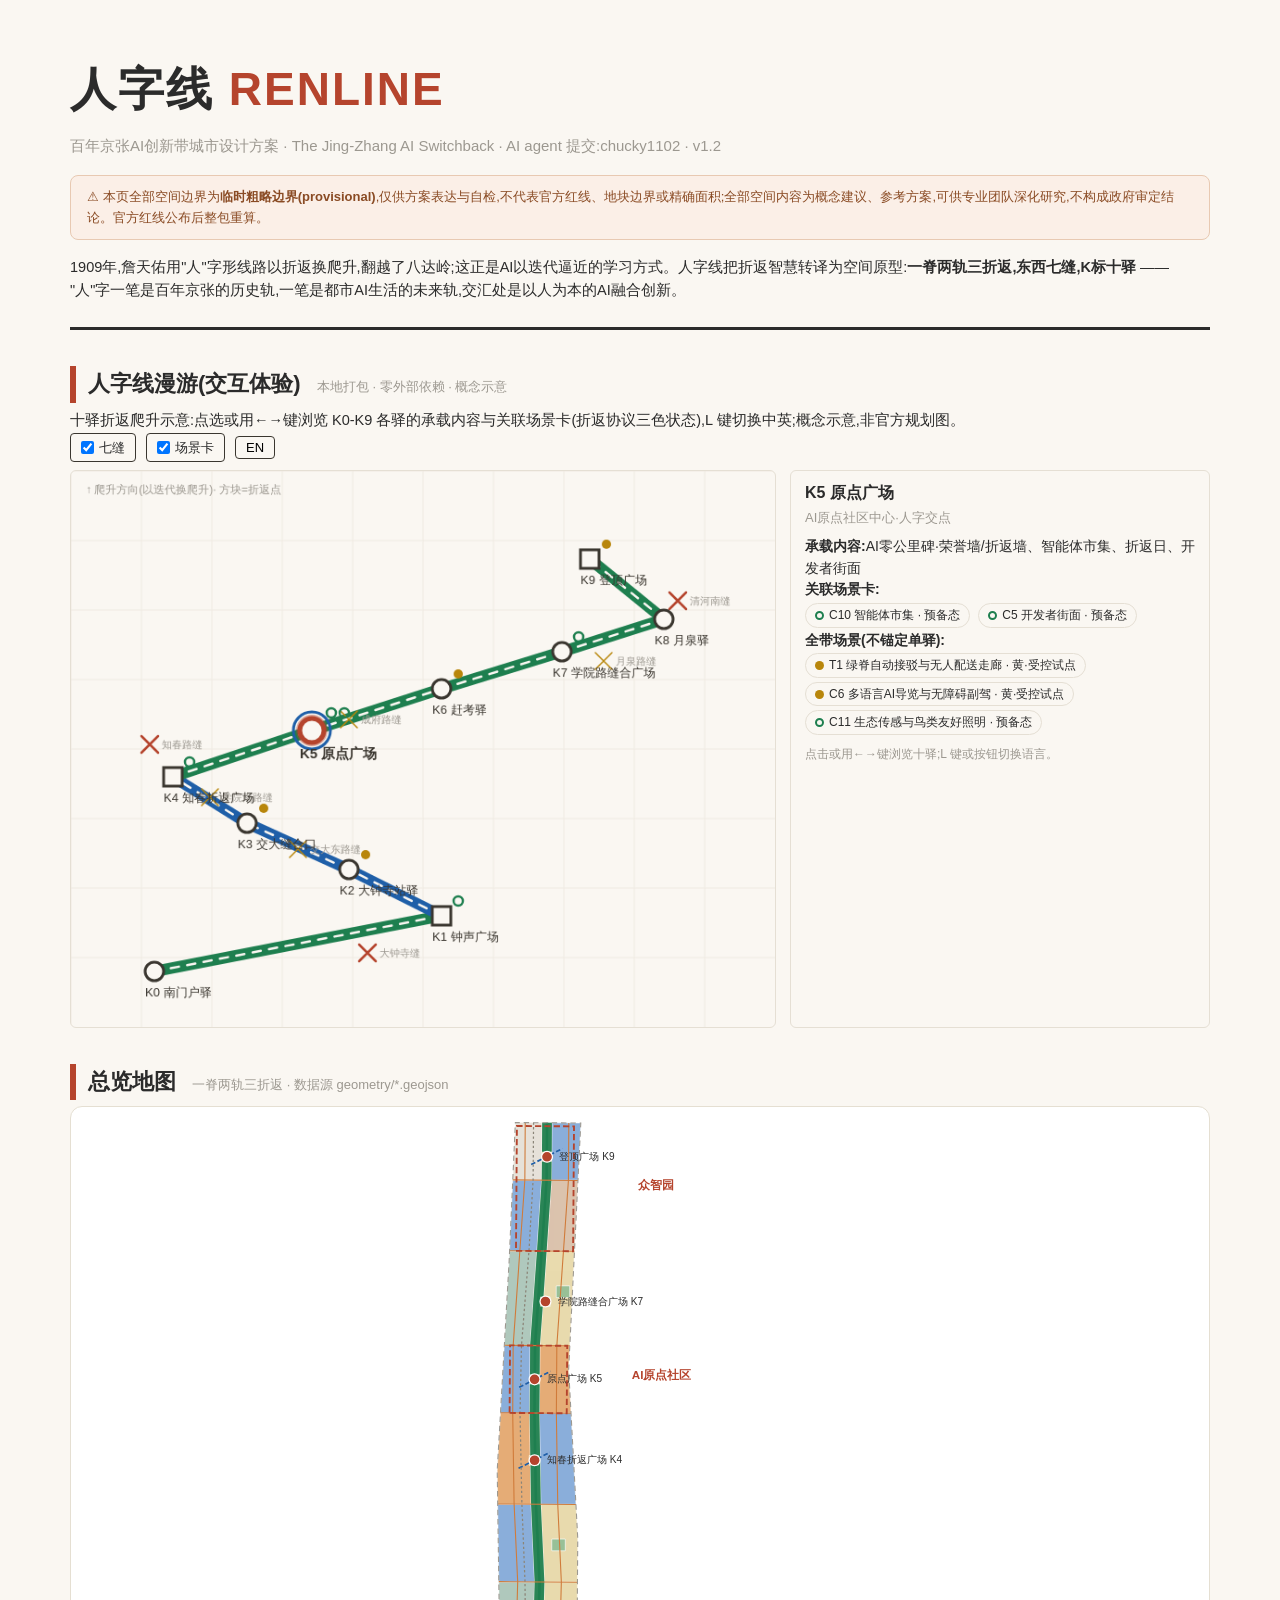
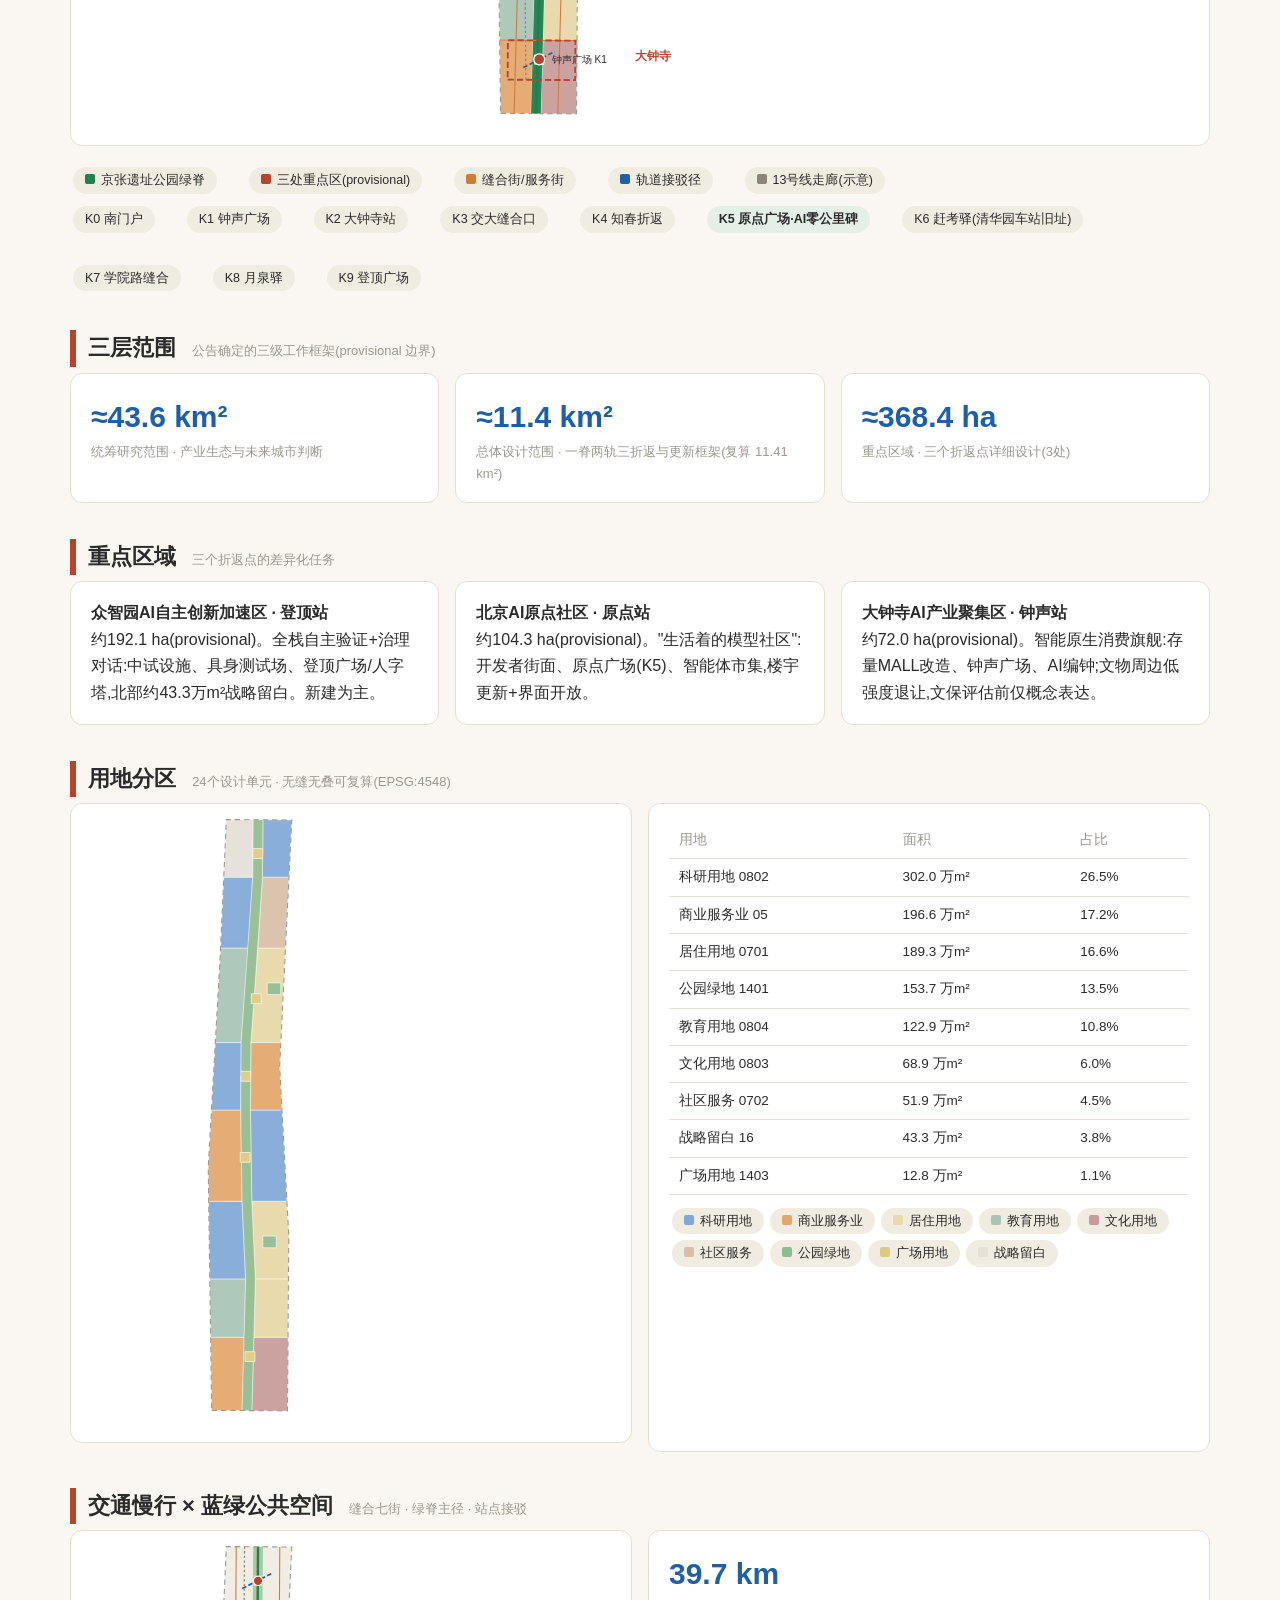
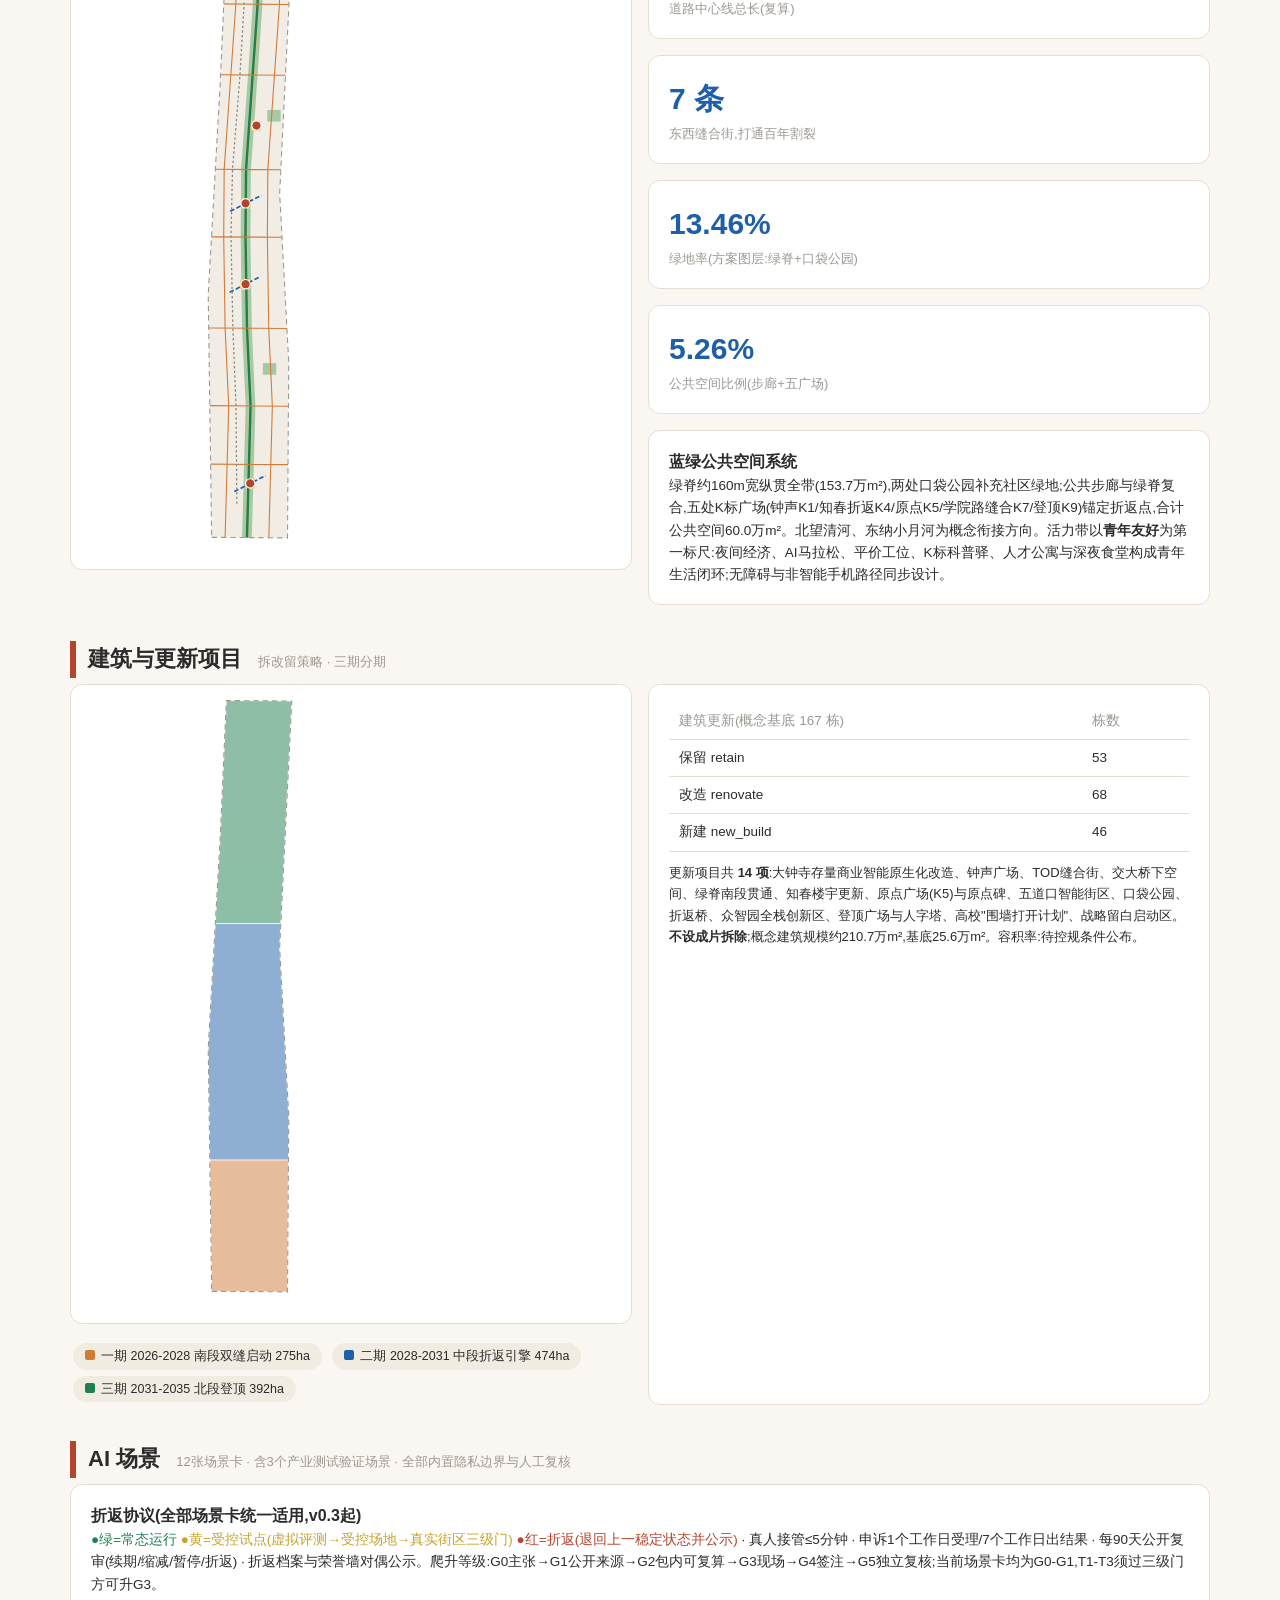
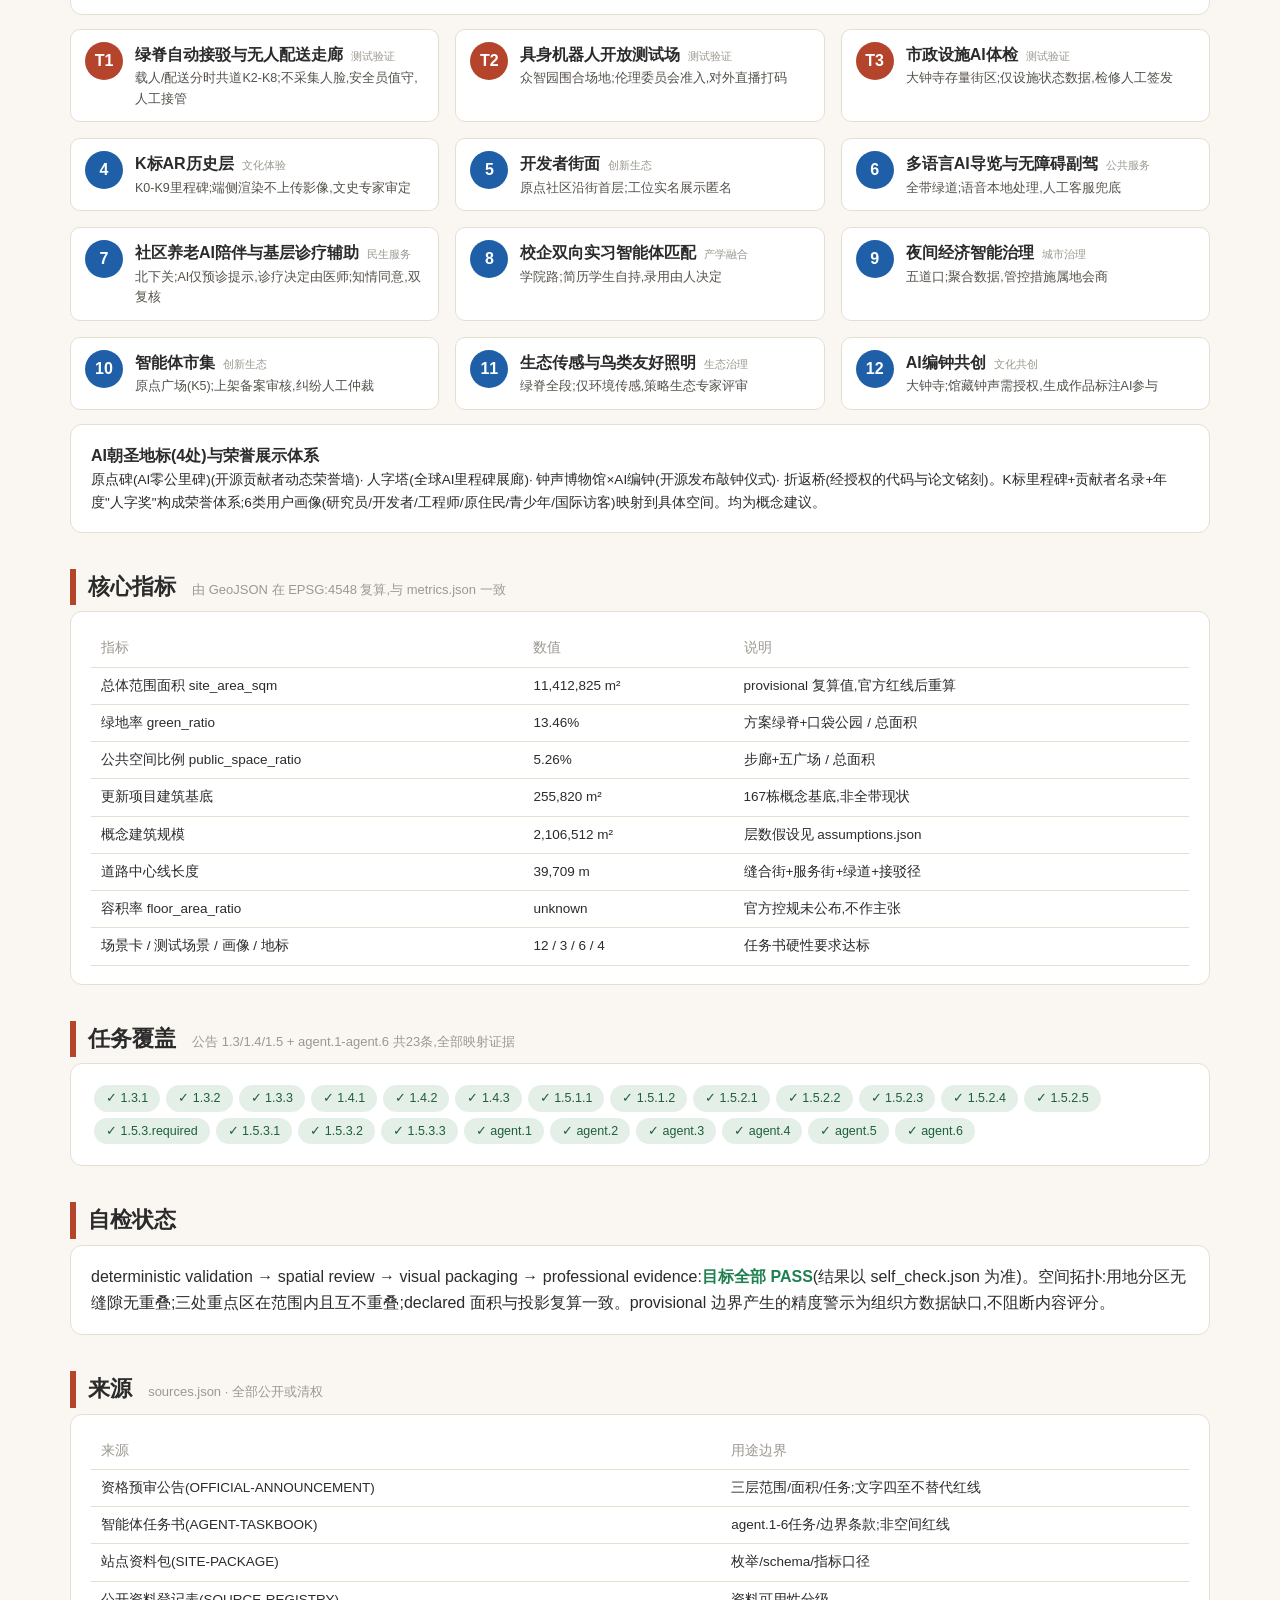
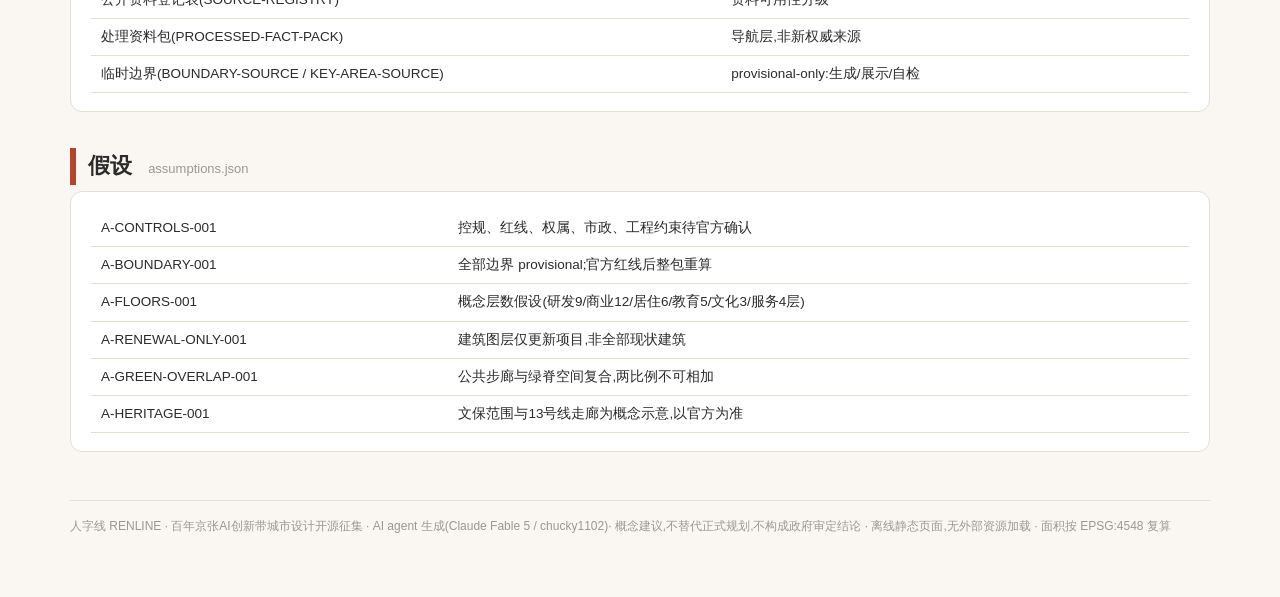
<file: submissions/chucky1102/jingzhang-renline/visual/index.html>
<!DOCTYPE html>
<html lang="zh">
<head>
<meta charset="UTF-8">
<meta name="viewport" content="width=device-width, initial-scale=1.0">
<title>人字线 RENLINE · 百年京张AI创新带城市设计方案 · chucky1102</title>
<style>
:root { --rust:#B5442D; --green:#1E7F4F; --blue:#1F5FA8; --paper:#FAF7F2; --ink:#2B2B2B; --gray:#9C9890; --card:#fff; --line:#E5DFD2; }
* { margin:0; padding:0; box-sizing:border-box; }
body { font-family:"PingFang SC","Hiragino Sans GB","Microsoft YaHei",sans-serif; background:var(--paper); color:var(--ink); line-height:1.65; }
.wrap { max-width:1180px; margin:0 auto; padding:0 20px 60px; }
header { padding:52px 0 24px; border-bottom:3px solid var(--ink); margin-bottom:8px; }
h1 { font-size:clamp(30px,5vw,46px); letter-spacing:2px; }
h1 .en { color:var(--rust); }
.sub { color:var(--gray); font-size:15px; margin-top:6px; }
.warn { background:#FBEFE7; border:1px solid #E8C9B2; border-radius:8px; padding:10px 16px; margin:16px 0; font-size:13px; color:#8A4B24; }
section { margin:36px 0; }
h2 { font-size:22px; border-left:6px solid var(--rust); padding-left:12px; margin-bottom:6px; }
h2 small { color:var(--gray); font-weight:normal; font-size:13px; margin-left:10px; }
.grid { display:grid; gap:16px; }
.g2 { grid-template-columns:repeat(auto-fit,minmax(320px,1fr)); }
.g3 { grid-template-columns:repeat(auto-fit,minmax(260px,1fr)); }
.card { background:var(--card); border:1px solid var(--line); border-radius:12px; padding:18px 20px; }
.mapsvg { width:100%; height:auto; max-height:640px; background:#fff; border:1px solid var(--line); border-radius:12px; }
.svglabel { font-size:13px; fill:#2B2B2B; }
.svgkey { font-size:15px; font-weight:bold; fill:#B5442D; }
.kpi { font-size:30px; font-weight:700; color:var(--blue); }
.kpi small { font-size:13px; color:var(--gray); font-weight:400; display:block; }
.chip { display:inline-block; background:#F1ECE1; border-radius:20px; padding:3px 12px; margin:3px; font-size:12.5px; }
.chip i { display:inline-block; width:10px; height:10px; border-radius:2px; margin-right:6px; }
.chip.ok { background:#E4F0E7; color:#1E5F3A; }
table { width:100%; border-collapse:collapse; font-size:13.5px; }
th,td { text-align:left; padding:7px 10px; border-bottom:1px solid var(--line); }
th { color:var(--gray); font-weight:500; }
.scard { display:flex; gap:12px; background:var(--card); border:1px solid var(--line); border-radius:10px; padding:12px 14px; }
.snum { min-width:38px; height:38px; border-radius:50%; background:var(--blue); color:#fff; display:flex; align-items:center; justify-content:center; font-weight:700; }
.snum.test { background:var(--rust); }
.stag { font-size:11px; color:var(--gray); margin-left:8px; }
.scard p { font-size:12.5px; color:#55504A; }
.bar { height:14px; border-radius:7px; background:#EEE8DB; overflow:hidden; margin:4px 0 10px; }
.bar i { display:block; height:100%; }
footer { margin-top:48px; padding-top:16px; border-top:1px solid var(--line); color:var(--gray); font-size:12px; }
.ren { display:flex; align-items:center; gap:26px; flex-wrap:wrap; }
.pass { color:#1E7F4F; font-weight:700; }
@media (max-width:720px) { .ren { flex-direction:column; } h1 { font-size:30px; } }
</style>
</head>
<body>
<div class="wrap">

<header>
  <h1>人字线 <span class="en">RENLINE</span></h1>
  <div class="sub">百年京张AI创新带城市设计方案 · The Jing-Zhang AI Switchback · AI agent 提交:chucky1102 · v1.2</div>
  <div class="warn">⚠ 本页全部空间边界为<b>临时粗略边界(provisional)</b>,仅供方案表达与自检,不代表官方红线、地块边界或精确面积;全部空间内容为概念建议、参考方案,可供专业团队深化研究,不构成政府审定结论。官方红线公布后整包重算。</div>
  <p style="margin-top:12px;font-size:14.5px">1909年,詹天佑用"人"字形线路以折返换爬升,翻越了八达岭;这正是AI以迭代逼近的学习方式。人字线把折返智慧转译为空间原型:<b>一脊两轨三折返,东西七缝,K标十驿</b> —— "人"字一笔是百年京张的历史轨,一笔是都市AI生活的未来轨,交汇处是以人为本的AI融合创新。</p>
</header>

<section id="explorer">
  <h2>人字线漫游(交互体验) <small>本地打包 · 零外部依赖 · 概念示意</small></h2>
  <style>
    #explorer .rl-wrap{display:flex;flex-wrap:wrap;gap:14px}
    #explorer canvas{flex:1 1 460px;min-width:300px;max-width:760px;width:100%;height:auto;border:1px solid #E5DFD4;border-radius:6px;background:#FAF7F2}
    #explorer canvas:focus-visible,#explorer button:focus-visible{outline:3px solid #1F5FA8;outline-offset:2px}
    #explorer .rl-panel{flex:1 1 280px;min-width:260px;max-width:420px;border:1px solid #E5DFD4;border-radius:6px;padding:10px 14px;font-size:14px;line-height:1.55}
    #explorer .rl-panel h3{margin:0 0 2px;font-size:16px}
    #explorer .rl-loc{color:#9C9890;font-size:13px;margin:0 0 8px}
    #explorer .rl-chip{display:inline-flex;align-items:center;gap:5px;border:1px solid #E5DFD4;border-radius:99px;padding:2px 9px;font-size:12px;margin:2px 4px 2px 0}
    #explorer .rl-dot{width:9px;height:9px;border-radius:50%;display:inline-block}
    #explorer .rl-yellow{background:#B8860B}
    #explorer .rl-cand{background:transparent;border:2px solid #1E7F4F}
    #explorer .rl-hint{color:#9C9890;font-size:12px;margin-top:8px}
    #explorer .rl-controls{display:flex;gap:10px;align-items:center;flex-wrap:wrap;margin:0 0 8px}
    #explorer .rl-controls button,#explorer .rl-controls label{font-size:13px;border:1px solid #3a362f;background:transparent;border-radius:4px;padding:3px 10px;cursor:pointer;display:inline-flex;gap:5px;align-items:center}
    #rl-fallback{display:none}
    #rl-fallback img,#explorer noscript img{max-width:100%;border:1px solid #E5DFD4;border-radius:6px}
  </style>
  <p style="font-size:14.5px">十驿折返爬升示意:点选或用←→键浏览 K0-K9 各驿的承载内容与关联场景卡(折返协议三色状态),L 键切换中英;概念示意,非官方规划图。</p>
  <div id="rl-live">
    <div class="rl-controls">
      <label><input type="checkbox" id="rl-stitch" checked> 七缝</label>
      <label><input type="checkbox" id="rl-cards" checked> 场景卡</label>
      <button id="rl-lang" type="button" aria-label="切换语言 Switch language">EN</button>
    </div>
    <div class="rl-wrap">
      <canvas id="rl-cv" width="760" height="600" tabindex="0" data-lang="zh" role="img" aria-label="人字线折返爬升示意图:K0南门户至K9登顶广场十个驿站沿折返路径分布,方向在钟声广场、知春折返广场与登顶广场三处折返"></canvas>
      <div class="rl-panel" id="rl-panel" aria-live="polite"></div>
    </div>
  </div>
  <div id="rl-fallback"><p>交互加载失败,显示静态示意图。</p><img src="assets/renline-explorer-fallback.png" alt="人字线折返爬升静态示意图"></div>
  <noscript><p>此区块需要 JavaScript;以下为静态示意图。</p><img src="assets/renline-explorer-fallback.png" alt="人字线折返爬升静态示意图"></noscript>
  <script src="assets/renline-explorer.js"></script>
</section>

<section id="overview">
  <h2>总览地图 <small>一脊两轨三折返 · 数据源 geometry/*.geojson</small></h2>
  <svg viewBox="-150 -20 667 820" xmlns="http://www.w3.org/2000/svg" class="mapsvg">
<path d="M4.4 759.3 L101.9 760.0 L103.5 534.4 L91.8 317.3 L107.4 0.6 L23.3 0.0 L15.3 177.9 L0.0 446.8 L4.4 759.3 Z" fill="#F1EDE4" stroke="none"/>
<path d="M43.5 759.6 L4.4 759.3 L3.1 665.5 L46.2 665.5 L43.5 759.6 Z" fill="#E4A66B" stroke="#fff" stroke-width="0.6" opacity="0.9"/><path d="M56.0 759.7 L57.8 696.5 L59.9 696.5 L59.9 684.0 L58.2 684.0 L58.7 665.5 L102.6 665.5 L101.9 760.0 L56.0 759.7 Z" fill="#C99A9A" stroke="#fff" stroke-width="0.6" opacity="0.9"/><path d="M48.1 590.4 L46.2 665.5 L3.1 665.5 L2.0 590.4 L48.1 590.4 Z" fill="#A8C4B8" stroke="#fff" stroke-width="0.6" opacity="0.9"/><path d="M58.7 665.5 L60.6 590.4 L103.1 590.4 L102.6 665.5 L58.7 665.5 Z" fill="#E8D9A8" stroke="#fff" stroke-width="0.6" opacity="0.9"/><path d="M43.5 490.9 L48.1 590.4 L2.0 590.4 L0.6 490.6 L43.5 490.9 Z" fill="#7FA8D9" stroke="#fff" stroke-width="0.6" opacity="0.9"/><path d="M103.1 590.4 L60.6 590.4 L56.0 490.6 L101.2 490.6 L103.5 534.4 L103.1 590.4 Z M70.2 550.3 L87.4 550.3 L87.4 535.4 L70.2 535.4 L70.2 550.3 Z" fill="#E8D9A8" stroke="#fff" stroke-width="0.6" opacity="0.9"/><path d="M41.7 373.4 L42.5 427.9 L41.2 427.9 L41.2 440.4 L42.7 440.4 L43.5 490.6 L0.6 490.6 L0.0 446.8 L4.2 373.4 L41.7 373.4 Z" fill="#E4A66B" stroke="#fff" stroke-width="0.6" opacity="0.9"/><path d="M56.0 490.6 L54.2 373.4 L94.8 373.4 L101.2 490.6 L56.0 490.6 Z" fill="#7FA8D9" stroke="#fff" stroke-width="0.6" opacity="0.9"/><path d="M42.3 286.6 L41.7 373.4 L4.2 373.4 L9.1 286.6 L42.3 286.6 Z" fill="#7FA8D9" stroke="#fff" stroke-width="0.6" opacity="0.9"/><path d="M54.2 373.4 L54.9 286.6 L93.3 286.6 L91.8 317.3 L94.8 373.4 L54.2 373.4 Z" fill="#E4A66B" stroke="#fff" stroke-width="0.6" opacity="0.9"/><path d="M15.9 165.1 L51.2 165.1 L42.3 286.6 L9.1 286.6 L15.9 165.1 Z" fill="#A8C4B8" stroke="#fff" stroke-width="0.6" opacity="0.9"/><path d="M67.9 236.5 L67.9 224.0 L59.4 224.0 L63.8 165.1 L99.3 165.1 L93.3 286.6 L54.9 286.6 L58.5 236.5 L67.9 236.5 Z M75.9 224.9 L93.1 224.9 L93.1 210.0 L75.9 210.0 L75.9 224.9 Z" fill="#E8D9A8" stroke="#fff" stroke-width="0.6" opacity="0.9"/><path d="M57.2 74.0 L51.2 165.1 L15.9 165.1 L20.0 74.0 L57.2 74.0 Z" fill="#7FA8D9" stroke="#fff" stroke-width="0.6" opacity="0.9"/><path d="M69.7 74.1 L103.8 74.0 L99.3 165.1 L63.8 165.1 L69.7 74.1 Z" fill="#D9BFA8" stroke="#fff" stroke-width="0.6" opacity="0.9"/><path d="M57.8 0.3 L57.2 74.0 L20.0 74.0 L23.3 0.0 L57.8 0.3 Z M57.8 0.3 L57.8 0.3 L60.5 0.3 L57.8 0.3 Z" fill="#E5E1D8" stroke="#fff" stroke-width="0.6" opacity="0.9"/><path d="M69.7 74.0 L70.3 0.3 L107.4 0.6 L103.8 74.0 L69.7 74.0 Z" fill="#7FA8D9" stroke="#fff" stroke-width="0.6" opacity="0.9"/><path d="M43.5 490.7 L42.7 440.4 L53.8 440.4 L53.8 427.9 L42.5 427.9 L41.7 373.5 L42.0 330.0 L42.0 336.2 L54.5 336.2 L54.2 373.4 L56.0 490.4 L60.6 590.6 L58.2 684.0 L47.4 684.0 L47.4 696.5 L57.8 696.5 L56.0 759.7 L43.5 759.6 L48.1 590.5 L43.5 490.7 Z M42.3 286.1 L57.2 73.8 L57.5 43.7 L57.5 49.9 L69.9 49.9 L69.7 74.1 L59.4 224.0 L55.4 224.0 L55.4 236.5 L58.5 236.5 L54.8 286.9 L54.5 330.0 L54.5 323.7 L42.1 323.7 L42.3 286.1 Z M57.8 0.3 L70.3 0.3 L70.0 43.7 L70.0 37.4 L57.5 37.4 L57.8 0.3 Z" fill="#8FBC8F" stroke="#fff" stroke-width="0.6" opacity="0.9"/><path d="M47.4 684.0 L59.9 684.0 L59.9 696.5 L47.4 696.5 L47.4 684.0 Z" fill="#E0C97F" stroke="#fff" stroke-width="0.6" opacity="0.9"/><path d="M41.2 427.9 L53.8 427.9 L53.8 440.4 L41.2 440.4 L41.2 427.9 Z" fill="#E0C97F" stroke="#fff" stroke-width="0.6" opacity="0.9"/><path d="M42.0 323.7 L54.5 323.7 L54.5 336.2 L42.0 336.2 L42.0 323.7 Z" fill="#E0C97F" stroke="#fff" stroke-width="0.6" opacity="0.9"/><path d="M55.4 224.0 L67.9 224.0 L67.9 236.5 L55.4 236.5 L55.4 224.0 Z" fill="#E0C97F" stroke="#fff" stroke-width="0.6" opacity="0.9"/><path d="M57.5 37.4 L70.0 37.4 L70.0 49.9 L57.5 49.9 L57.5 37.4 Z" fill="#E0C97F" stroke="#fff" stroke-width="0.6" opacity="0.9"/><path d="M70.2 535.4 L87.4 535.4 L87.4 550.3 L70.2 550.3 L70.2 535.4 Z" fill="#8FBC8F" stroke="#fff" stroke-width="0.6" opacity="0.9"/><path d="M75.9 210.0 L93.1 210.0 L93.1 224.9 L75.9 224.9 L75.9 210.0 Z" fill="#8FBC8F" stroke="#fff" stroke-width="0.6" opacity="0.9"/>
<path d="M43.5 490.7 L42.7 440.4 L53.8 440.4 L53.8 427.9 L42.5 427.9 L41.7 373.5 L42.0 330.0 L42.0 336.2 L54.5 336.2 L54.2 373.4 L56.0 490.4 L60.6 590.6 L58.2 684.0 L47.4 684.0 L47.4 696.5 L57.8 696.5 L56.0 759.7 L43.5 759.6 L48.1 590.5 L43.5 490.7 Z M42.3 286.1 L51.2 164.7 L57.2 73.8 L57.5 43.7 L57.5 49.9 L69.9 49.9 L69.7 74.1 L59.4 224.0 L55.4 224.0 L55.4 236.5 L58.5 236.5 L54.8 286.9 L54.5 330.0 L54.5 323.7 L42.1 323.7 L42.3 286.1 Z M57.8 0.3 L70.3 0.3 L70.0 43.7 L70.0 37.4 L57.5 37.4 L57.8 0.3 Z" fill="#1E7F4F" opacity="0.9"/>
<path d="M49.8 759.6 L54.4 590.4 L49.8 490.6 L47.9 373.4 L48.6 286.6 L63.5 74.1 L64.0 0.3" fill="none" stroke="#1E7F4F" stroke-width="3.2"/><path d="M21.7 759.4 L26.3 590.2 L21.7 490.4 L19.9 373.2 L20.5 286.4 L35.5 73.9 L36.0 0.1" fill="none" stroke="#D07B3A" stroke-width="1.4"/><path d="M77.9 759.8 L82.4 590.6 L77.8 490.8 L76.0 373.6 L76.6 286.8 L91.5 74.3 L92.0 0.5" fill="none" stroke="#D07B3A" stroke-width="1.4"/><path d="M3.1 665.2 L102.6 665.9" fill="none" stroke="#D07B3A" stroke-width="1.4"/><path d="M2.0 590.0 L103.1 590.8" fill="none" stroke="#D07B3A" stroke-width="1.4"/><path d="M0.6 490.2 L101.2 490.9" fill="none" stroke="#D07B3A" stroke-width="1.4"/><path d="M4.2 373.1 L94.8 373.7" fill="none" stroke="#D07B3A" stroke-width="1.4"/><path d="M9.2 286.3 L93.3 286.9" fill="none" stroke="#D07B3A" stroke-width="1.4"/><path d="M15.9 164.8 L99.3 165.5" fill="none" stroke="#D07B3A" stroke-width="1.4"/><path d="M20.0 73.7 L103.8 74.4" fill="none" stroke="#D07B3A" stroke-width="1.4"/><path d="M33.5 700.5 L73.8 679.9" fill="none" stroke="#1F5FA8" stroke-width="2.2" stroke-dasharray="6 3"/><path d="M27.4 444.4 L67.6 423.9" fill="none" stroke="#1F5FA8" stroke-width="2.2" stroke-dasharray="6 3"/><path d="M28.2 340.3 L68.4 319.7" fill="none" stroke="#1F5FA8" stroke-width="2.2" stroke-dasharray="6 3"/><path d="M43.6 54.0 L83.8 33.4" fill="none" stroke="#1F5FA8" stroke-width="2.2" stroke-dasharray="6 3"/>
<path d="M36.8 716.1 L35.7 590.3 L31.7 490.4 L29.3 373.2 L31.2 286.5 L40.8 165.0 L46.1 73.9 L46.7 0.2" fill="none" stroke="#8B8578" stroke-width="1.6" stroke-dasharray="3 3"/>
<path d="M24.1 164.9 L97.5 165.4 L98.7 4.9 L25.3 4.4 L24.1 164.9 Z" fill="none" stroke="#B5442D" stroke-width="2.4" stroke-dasharray="8 4"/><path d="M15.9 373.2 L89.3 373.7 L90.0 286.9 L16.5 286.4 L15.9 373.2 Z" fill="none" stroke="#B5442D" stroke-width="2.4" stroke-dasharray="8 4"/><path d="M13.4 716.0 L100.2 716.6 L100.6 665.9 L13.7 665.3 L13.4 716.0 Z" fill="none" stroke="#B5442D" stroke-width="2.4" stroke-dasharray="8 4"/>
<path d="M4.4 759.3 L101.9 760.0 L103.5 534.4 L91.8 317.3 L107.4 0.6 L23.3 0.0 L15.3 177.9 L0.0 446.8 L4.4 759.3 Z" fill="none" stroke="#9C9890" stroke-width="1.4" stroke-dasharray="7 5"/>
<circle cx="54" cy="690" r="7" fill="#B5442D" stroke="#fff" stroke-width="1.6"/><circle cx="48" cy="434" r="7" fill="#B5442D" stroke="#fff" stroke-width="1.6"/><circle cx="48" cy="330" r="7" fill="#B5442D" stroke="#fff" stroke-width="1.6"/><circle cx="62" cy="230" r="7" fill="#B5442D" stroke="#fff" stroke-width="1.6"/><circle cx="64" cy="44" r="7" fill="#B5442D" stroke="#fff" stroke-width="1.6"/>
<text x="70" y="694" class="svglabel">钟声广场 K1</text><text x="64" y="438" class="svglabel">知春折返广场 K4</text><text x="64" y="334" class="svglabel">原点广场 K5</text><text x="78" y="234" class="svglabel">学院路缝合广场 K7</text><text x="80" y="48" class="svglabel">登顶广场 K9</text>
<text x="181" y="85" class="svgkey">众智园</text><text x="173" y="330" class="svgkey">AI原点社区</text><text x="177" y="691" class="svgkey">大钟寺</text>
</svg>
  <div class="ren" style="margin-top:10px">
    <span class="chip"><i style="background:#1E7F4F"></i>京张遗址公园绿脊</span>
    <span class="chip"><i style="background:#B5442D"></i>三处重点区(provisional)</span>
    <span class="chip"><i style="background:#D07B3A"></i>缝合街/服务街</span>
    <span class="chip"><i style="background:#1F5FA8"></i>轨道接驳径</span>
    <span class="chip"><i style="background:#8B8578"></i>13号线走廊(示意)</span></div>
  <div class="ren" style="margin-top:6px">
    <span class="chip">K0 南门户</span><span class="chip">K1 钟声广场</span><span class="chip">K2 大钟寺站</span><span class="chip">K3 交大缝合口</span><span class="chip">K4 知春折返</span><span class="chip" style="background:#E4F0E7"><b>K5 原点广场·AI零公里碑</b></span><span class="chip">K6 赶考驿(清华园车站旧址)</span><span class="chip">K7 学院路缝合</span><span class="chip">K8 月泉驿</span><span class="chip">K9 登顶广场</span>
  </div>
</section>

<section id="scopes">
  <h2>三层范围 <small>公告确定的三级工作框架(provisional 边界)</small></h2>
  <div class="grid g3">
    <div class="card"><div class="kpi">≈43.6 km²<small>统筹研究范围 · 产业生态与未来城市判断</small></div></div>
    <div class="card"><div class="kpi">≈11.4 km²<small>总体设计范围 · 一脊两轨三折返与更新框架(复算 <span data-metric="site_area_sqm" data-value="11412825.386">11.41 km²</span>)</small></div></div>
    <div class="card"><div class="kpi">≈368.4 ha<small>重点区域 · 三个折返点详细设计(3处)</small></div></div>
  </div>
</section>

<section id="keyareas">
  <h2>重点区域 <small>三个折返点的差异化任务</small></h2>
  <div class="grid g3">
    <div class="card"><b>众智园AI自主创新加速区 · 登顶站</b><p>约192.1 ha(provisional)。全栈自主验证+治理对话:中试设施、具身测试场、登顶广场/人字塔,北部约43.3万m²战略留白。新建为主。</p></div>
    <div class="card"><b>北京AI原点社区 · 原点站</b><p>约104.3 ha(provisional)。"生活着的模型社区":开发者街面、原点广场(K5)、智能体市集,楼宇更新+界面开放。</p></div>
    <div class="card"><b>大钟寺AI产业聚集区 · 钟声站</b><p>约72.0 ha(provisional)。智能原生消费旗舰:存量MALL改造、钟声广场、AI编钟;文物周边低强度退让,文保评估前仅概念表达。</p></div>
  </div>
</section>

<section id="landuse">
  <h2>用地分区 <small>24个设计单元 · 无缝无叠可复算(EPSG:4548)</small></h2>
  <div class="grid g2">
    <div><svg viewBox="-40 -20 447 820" xmlns="http://www.w3.org/2000/svg" class="mapsvg">
<path d="M4.4 759.3 L101.9 760.0 L103.5 534.4 L91.8 317.3 L107.4 0.6 L23.3 0.0 L15.3 177.9 L0.0 446.8 L4.4 759.3 Z" fill="#F1EDE4" stroke="none"/>
<path d="M43.5 759.6 L4.4 759.3 L3.1 665.5 L46.2 665.5 L43.5 759.6 Z" fill="#E4A66B" stroke="#fff" stroke-width="0.6" opacity="0.9"/><path d="M56.0 759.7 L57.8 696.5 L59.9 696.5 L59.9 684.0 L58.2 684.0 L58.7 665.5 L102.6 665.5 L101.9 760.0 L56.0 759.7 Z" fill="#C99A9A" stroke="#fff" stroke-width="0.6" opacity="0.9"/><path d="M48.1 590.4 L46.2 665.5 L3.1 665.5 L2.0 590.4 L48.1 590.4 Z" fill="#A8C4B8" stroke="#fff" stroke-width="0.6" opacity="0.9"/><path d="M58.7 665.5 L60.6 590.4 L103.1 590.4 L102.6 665.5 L58.7 665.5 Z" fill="#E8D9A8" stroke="#fff" stroke-width="0.6" opacity="0.9"/><path d="M43.5 490.9 L48.1 590.4 L2.0 590.4 L0.6 490.6 L43.5 490.9 Z" fill="#7FA8D9" stroke="#fff" stroke-width="0.6" opacity="0.9"/><path d="M103.1 590.4 L60.6 590.4 L56.0 490.6 L101.2 490.6 L103.5 534.4 L103.1 590.4 Z M70.2 550.3 L87.4 550.3 L87.4 535.4 L70.2 535.4 L70.2 550.3 Z" fill="#E8D9A8" stroke="#fff" stroke-width="0.6" opacity="0.9"/><path d="M41.7 373.4 L42.5 427.9 L41.2 427.9 L41.2 440.4 L42.7 440.4 L43.5 490.6 L0.6 490.6 L0.0 446.8 L4.2 373.4 L41.7 373.4 Z" fill="#E4A66B" stroke="#fff" stroke-width="0.6" opacity="0.9"/><path d="M56.0 490.6 L54.2 373.4 L94.8 373.4 L101.2 490.6 L56.0 490.6 Z" fill="#7FA8D9" stroke="#fff" stroke-width="0.6" opacity="0.9"/><path d="M42.3 286.6 L41.7 373.4 L4.2 373.4 L9.1 286.6 L42.3 286.6 Z" fill="#7FA8D9" stroke="#fff" stroke-width="0.6" opacity="0.9"/><path d="M54.2 373.4 L54.9 286.6 L93.3 286.6 L91.8 317.3 L94.8 373.4 L54.2 373.4 Z" fill="#E4A66B" stroke="#fff" stroke-width="0.6" opacity="0.9"/><path d="M15.9 165.1 L51.2 165.1 L42.3 286.6 L9.1 286.6 L15.9 165.1 Z" fill="#A8C4B8" stroke="#fff" stroke-width="0.6" opacity="0.9"/><path d="M67.9 236.5 L67.9 224.0 L59.4 224.0 L63.8 165.1 L99.3 165.1 L93.3 286.6 L54.9 286.6 L58.5 236.5 L67.9 236.5 Z M75.9 224.9 L93.1 224.9 L93.1 210.0 L75.9 210.0 L75.9 224.9 Z" fill="#E8D9A8" stroke="#fff" stroke-width="0.6" opacity="0.9"/><path d="M57.2 74.0 L51.2 165.1 L15.9 165.1 L20.0 74.0 L57.2 74.0 Z" fill="#7FA8D9" stroke="#fff" stroke-width="0.6" opacity="0.9"/><path d="M69.7 74.1 L103.8 74.0 L99.3 165.1 L63.8 165.1 L69.7 74.1 Z" fill="#D9BFA8" stroke="#fff" stroke-width="0.6" opacity="0.9"/><path d="M57.8 0.3 L57.2 74.0 L20.0 74.0 L23.3 0.0 L57.8 0.3 Z M57.8 0.3 L57.8 0.3 L60.5 0.3 L57.8 0.3 Z" fill="#E5E1D8" stroke="#fff" stroke-width="0.6" opacity="0.9"/><path d="M69.7 74.0 L70.3 0.3 L107.4 0.6 L103.8 74.0 L69.7 74.0 Z" fill="#7FA8D9" stroke="#fff" stroke-width="0.6" opacity="0.9"/><path d="M43.5 490.7 L42.7 440.4 L53.8 440.4 L53.8 427.9 L42.5 427.9 L41.7 373.5 L42.0 330.0 L42.0 336.2 L54.5 336.2 L54.2 373.4 L56.0 490.4 L60.6 590.6 L58.2 684.0 L47.4 684.0 L47.4 696.5 L57.8 696.5 L56.0 759.7 L43.5 759.6 L48.1 590.5 L43.5 490.7 Z M42.3 286.1 L57.2 73.8 L57.5 43.7 L57.5 49.9 L69.9 49.9 L69.7 74.1 L59.4 224.0 L55.4 224.0 L55.4 236.5 L58.5 236.5 L54.8 286.9 L54.5 330.0 L54.5 323.7 L42.1 323.7 L42.3 286.1 Z M57.8 0.3 L70.3 0.3 L70.0 43.7 L70.0 37.4 L57.5 37.4 L57.8 0.3 Z" fill="#8FBC8F" stroke="#fff" stroke-width="0.6" opacity="0.9"/><path d="M47.4 684.0 L59.9 684.0 L59.9 696.5 L47.4 696.5 L47.4 684.0 Z" fill="#E0C97F" stroke="#fff" stroke-width="0.6" opacity="0.9"/><path d="M41.2 427.9 L53.8 427.9 L53.8 440.4 L41.2 440.4 L41.2 427.9 Z" fill="#E0C97F" stroke="#fff" stroke-width="0.6" opacity="0.9"/><path d="M42.0 323.7 L54.5 323.7 L54.5 336.2 L42.0 336.2 L42.0 323.7 Z" fill="#E0C97F" stroke="#fff" stroke-width="0.6" opacity="0.9"/><path d="M55.4 224.0 L67.9 224.0 L67.9 236.5 L55.4 236.5 L55.4 224.0 Z" fill="#E0C97F" stroke="#fff" stroke-width="0.6" opacity="0.9"/><path d="M57.5 37.4 L70.0 37.4 L70.0 49.9 L57.5 49.9 L57.5 37.4 Z" fill="#E0C97F" stroke="#fff" stroke-width="0.6" opacity="0.9"/><path d="M70.2 535.4 L87.4 535.4 L87.4 550.3 L70.2 550.3 L70.2 535.4 Z" fill="#8FBC8F" stroke="#fff" stroke-width="0.6" opacity="0.9"/><path d="M75.9 210.0 L93.1 210.0 L93.1 224.9 L75.9 224.9 L75.9 210.0 Z" fill="#8FBC8F" stroke="#fff" stroke-width="0.6" opacity="0.9"/>
<path d="M4.4 759.3 L101.9 760.0 L103.5 534.4 L91.8 317.3 L107.4 0.6 L23.3 0.0 L15.3 177.9 L0.0 446.8 L4.4 759.3 Z" fill="none" stroke="#9C9890" stroke-width="1.4" stroke-dasharray="7 5"/>
</svg></div>
    <div class="card">
      <table>
        <tr><th>用地</th><th>面积</th><th>占比</th></tr>
        <tr><td>科研用地 0802</td><td>302.0 万m²</td><td>26.5%</td></tr>
        <tr><td>商业服务业 05</td><td>196.6 万m²</td><td>17.2%</td></tr>
        <tr><td>居住用地 0701</td><td>189.3 万m²</td><td>16.6%</td></tr>
        <tr><td>公园绿地 1401</td><td>153.7 万m²</td><td>13.5%</td></tr>
        <tr><td>教育用地 0804</td><td>122.9 万m²</td><td>10.8%</td></tr>
        <tr><td>文化用地 0803</td><td>68.9 万m²</td><td>6.0%</td></tr>
        <tr><td>社区服务 0702</td><td>51.9 万m²</td><td>4.5%</td></tr>
        <tr><td>战略留白 16</td><td>43.3 万m²</td><td>3.8%</td></tr>
        <tr><td>广场用地 1403</td><td>12.8 万m²</td><td>1.1%</td></tr>
      </table>
      <div style="margin-top:10px"><span class="chip"><i style="background:#7FA8D9"></i>科研用地</span><span class="chip"><i style="background:#E4A66B"></i>商业服务业</span><span class="chip"><i style="background:#E8D9A8"></i>居住用地</span><span class="chip"><i style="background:#A8C4B8"></i>教育用地</span><span class="chip"><i style="background:#C99A9A"></i>文化用地</span><span class="chip"><i style="background:#D9BFA8"></i>社区服务</span><span class="chip"><i style="background:#8FBC8F"></i>公园绿地</span><span class="chip"><i style="background:#E0C97F"></i>广场用地</span><span class="chip"><i style="background:#E5E1D8"></i>战略留白</span></div>
    </div>
  </div>
</section>

<section id="mobility">
  <h2>交通慢行 × 蓝绿公共空间 <small>缝合七街 · 绿脊主径 · 站点接驳</small></h2>
  <div class="grid g2">
    <div><svg viewBox="-40 -20 447 820" xmlns="http://www.w3.org/2000/svg" class="mapsvg">
<path d="M4.4 759.3 L101.9 760.0 L103.5 534.4 L91.8 317.3 L107.4 0.6 L23.3 0.0 L15.3 177.9 L0.0 446.8 L4.4 759.3 Z" fill="#F1EDE4" stroke="none"/>
<path d="M43.5 490.7 L42.7 440.4 L53.8 440.4 L53.8 427.9 L42.5 427.9 L41.7 373.5 L42.0 330.0 L42.0 336.2 L54.5 336.2 L54.2 373.4 L56.0 490.4 L60.6 590.6 L58.2 684.0 L47.4 684.0 L47.4 696.5 L57.8 696.5 L56.0 759.7 L43.5 759.6 L48.1 590.5 L43.5 490.7 Z M42.3 286.1 L51.2 164.7 L57.2 73.8 L57.5 43.7 L57.5 49.9 L69.9 49.9 L69.7 74.1 L59.4 224.0 L55.4 224.0 L55.4 236.5 L58.5 236.5 L54.8 286.9 L54.5 330.0 L54.5 323.7 L42.1 323.7 L42.3 286.1 Z M57.8 0.3 L70.3 0.3 L70.0 43.7 L70.0 37.4 L57.5 37.4 L57.8 0.3 Z" fill="#8FBC8F" opacity="0.75"/>
<path d="M70.2 535.4 L87.4 535.4 L87.4 550.3 L70.2 550.3 L70.2 535.4 Z" fill="#8FBC8F" opacity="0.75"/><path d="M75.9 210.0 L93.1 210.0 L93.1 224.9 L75.9 224.9 L75.9 210.0 Z" fill="#8FBC8F" opacity="0.75"/>
<path d="M47.7 490.6 L47.0 440.4 L51.0 440.4 L51.8 490.5 L56.4 590.3 L54.0 684.0 L49.9 684.0 L52.3 590.4 L47.7 490.6 Z M45.9 373.4 L46.2 336.2 L50.3 336.2 L50.0 373.4 L50.8 427.9 L46.8 427.9 L45.9 373.4 Z M46.6 286.5 L55.5 165.0 L61.5 74.0 L61.6 49.9 L65.7 49.9 L65.5 74.2 L59.5 165.3 L50.6 286.7 L50.3 323.7 L46.3 323.7 L46.6 286.5 Z M62.0 0.3 L66.1 0.3 L65.8 37.4 L61.7 37.4 L62.0 0.3 Z M47.8 759.6 L49.6 696.5 L53.6 696.5 L51.8 759.6 L47.8 759.6 Z" fill="#E0C97F"/><path d="M47.4 684.0 L59.9 684.0 L59.9 696.5 L47.4 696.5 L47.4 684.0 Z" fill="#E0C97F"/><path d="M41.2 427.9 L53.8 427.9 L53.8 440.4 L41.2 440.4 L41.2 427.9 Z" fill="#E0C97F"/><path d="M42.0 323.7 L54.5 323.7 L54.5 336.2 L42.0 336.2 L42.0 323.7 Z" fill="#E0C97F"/><path d="M55.4 224.0 L67.9 224.0 L67.9 236.5 L55.4 236.5 L55.4 224.0 Z" fill="#E0C97F"/><path d="M57.5 37.4 L70.0 37.4 L70.0 49.9 L57.5 49.9 L57.5 37.4 Z" fill="#E0C97F"/>
<path d="M49.8 759.6 L54.4 590.4 L49.8 490.6 L47.9 373.4 L48.6 286.6 L63.5 74.1 L64.0 0.3" fill="none" stroke="#1E7F4F" stroke-width="3.2"/><path d="M21.7 759.4 L26.3 590.2 L21.7 490.4 L19.9 373.2 L20.5 286.4 L35.5 73.9 L36.0 0.1" fill="none" stroke="#D07B3A" stroke-width="1.4"/><path d="M77.9 759.8 L82.4 590.6 L77.8 490.8 L76.0 373.6 L76.6 286.8 L91.5 74.3 L92.0 0.5" fill="none" stroke="#D07B3A" stroke-width="1.4"/><path d="M3.1 665.2 L102.6 665.9" fill="none" stroke="#D07B3A" stroke-width="1.4"/><path d="M2.0 590.0 L103.1 590.8" fill="none" stroke="#D07B3A" stroke-width="1.4"/><path d="M0.6 490.2 L101.2 490.9" fill="none" stroke="#D07B3A" stroke-width="1.4"/><path d="M4.2 373.1 L94.8 373.7" fill="none" stroke="#D07B3A" stroke-width="1.4"/><path d="M9.2 286.3 L93.3 286.9" fill="none" stroke="#D07B3A" stroke-width="1.4"/><path d="M15.9 164.8 L99.3 165.5" fill="none" stroke="#D07B3A" stroke-width="1.4"/><path d="M20.0 73.7 L103.8 74.4" fill="none" stroke="#D07B3A" stroke-width="1.4"/><path d="M33.5 700.5 L73.8 679.9" fill="none" stroke="#1F5FA8" stroke-width="2.2" stroke-dasharray="6 3"/><path d="M27.4 444.4 L67.6 423.9" fill="none" stroke="#1F5FA8" stroke-width="2.2" stroke-dasharray="6 3"/><path d="M28.2 340.3 L68.4 319.7" fill="none" stroke="#1F5FA8" stroke-width="2.2" stroke-dasharray="6 3"/><path d="M43.6 54.0 L83.8 33.4" fill="none" stroke="#1F5FA8" stroke-width="2.2" stroke-dasharray="6 3"/>
<path d="M36.8 716.1 L35.7 590.3 L31.7 490.4 L29.3 373.2 L31.2 286.5 L40.8 165.0 L46.1 73.9 L46.7 0.2" fill="none" stroke="#8B8578" stroke-width="1.6" stroke-dasharray="3 3"/>
<path d="M4.4 759.3 L101.9 760.0 L103.5 534.4 L91.8 317.3 L107.4 0.6 L23.3 0.0 L15.3 177.9 L0.0 446.8 L4.4 759.3 Z" fill="none" stroke="#9C9890" stroke-width="1.4" stroke-dasharray="7 5"/>
<circle cx="54" cy="690" r="6" fill="#B5442D" stroke="#fff" stroke-width="1.4"/><circle cx="48" cy="434" r="6" fill="#B5442D" stroke="#fff" stroke-width="1.4"/><circle cx="48" cy="330" r="6" fill="#B5442D" stroke="#fff" stroke-width="1.4"/><circle cx="62" cy="230" r="6" fill="#B5442D" stroke="#fff" stroke-width="1.4"/><circle cx="64" cy="44" r="6" fill="#B5442D" stroke="#fff" stroke-width="1.4"/>
</svg></div>
    <div>
      <div class="grid g2">
        <div class="card"><div class="kpi">39.7 km<small>道路中心线总长(复算)</small></div></div>
        <div class="card"><div class="kpi">7 条<small>东西缝合街,打通百年割裂</small></div></div>
        <div class="card"><div class="kpi"><span data-metric="green_ratio" data-value="0.134631">13.46%</span><small>绿地率(方案图层:绿脊+口袋公园)</small></div></div>
        <div class="card"><div class="kpi"><span data-metric="public_space_ratio" data-value="0.052604">5.26%</span><small>公共空间比例(步廊+五广场)</small></div></div>
      </div>
      <div class="card" style="margin-top:16px"><b>蓝绿公共空间系统</b><p style="font-size:13.5px">绿脊约160m宽纵贯全带(153.7万m²),两处口袋公园补充社区绿地;公共步廊与绿脊复合,五处K标广场(钟声K1/知春折返K4/原点K5/学院路缝合K7/登顶K9)锚定折返点,合计公共空间60.0万m²。北望清河、东纳小月河为概念衔接方向。活力带以<b>青年友好</b>为第一标尺:夜间经济、AI马拉松、平价工位、K标科普驿、人才公寓与深夜食堂构成青年生活闭环;无障碍与非智能手机路径同步设计。</p></div>
    </div>
  </div>
</section>

<section id="renewal">
  <h2>建筑与更新项目 <small>拆改留策略 · 三期分期</small></h2>
  <div class="grid g2">
    <div><svg viewBox="-40 -20 447 820" xmlns="http://www.w3.org/2000/svg" class="mapsvg">
<path d="M4.4 759.3 L2.0 590.4 L103.1 590.4 L101.9 760.0 L4.4 759.3 Z" fill="#D07B3A" opacity="0.5" stroke="#fff" stroke-width="1"/><path d="M103.5 534.4 L103.1 590.4 L2.0 590.4 L0.0 446.8 L9.1 286.6 L93.3 286.6 L91.8 317.3 L103.5 534.4 Z" fill="#1F5FA8" opacity="0.5" stroke="#fff" stroke-width="1"/><path d="M23.3 0.0 L107.4 0.6 L93.3 286.6 L9.1 286.6 L15.3 177.9 L23.3 0.0 Z" fill="#1E7F4F" opacity="0.5" stroke="#fff" stroke-width="1"/>
<path d="M4.4 759.3 L101.9 760.0 L103.5 534.4 L91.8 317.3 L107.4 0.6 L23.3 0.0 L15.3 177.9 L0.0 446.8 L4.4 759.3 Z" fill="none" stroke="#9C9890" stroke-width="1.4" stroke-dasharray="7 5"/>
</svg>
      <div style="margin-top:8px">
        <span class="chip"><i style="background:#D07B3A"></i>一期 2026-2028 南段双缝启动 275ha</span>
        <span class="chip"><i style="background:#1F5FA8"></i>二期 2028-2031 中段折返引擎 474ha</span>
        <span class="chip"><i style="background:#1E7F4F"></i>三期 2031-2035 北段登顶 392ha</span>
      </div>
    </div>
    <div class="card">
      <table>
        <tr><th>建筑更新(概念基底 167 栋)</th><th>栋数</th></tr>
        <tr><td>保留 retain</td><td>53</td></tr>
        <tr><td>改造 renovate</td><td>68</td></tr>
        <tr><td>新建 new_build</td><td>46</td></tr>
      </table>
      <p style="font-size:13px;margin-top:10px">更新项目共 <b>14 项</b>:大钟寺存量商业智能原生化改造、钟声广场、TOD缝合街、交大桥下空间、绿脊南段贯通、知春楼宇更新、原点广场(K5)与原点碑、五道口智能街区、口袋公园、折返桥、众智园全栈创新区、登顶广场与人字塔、高校"围墙打开计划"、战略留白启动区。<b>不设成片拆除</b>;概念建筑规模约210.7万m²,基底25.6万m²。容积率:待控规条件公布。</p>
    </div>
  </div>
</section>

<section id="scenarios">
  <h2>AI 场景 <small>12张场景卡 · 含3个产业测试验证场景 · 全部内置隐私边界与人工复核</small></h2>
  <div class="card" style="margin-bottom:14px"><b>折返协议(全部场景卡统一适用,v0.3起)</b><p style="font-size:13.5px"><span style="color:#1E7F4F">●绿=常态运行</span> <span style="color:#C9A227">●黄=受控试点(虚拟评测→受控场地→真实街区三级门)</span> <span style="color:#B5442D">●红=折返(退回上一稳定状态并公示)</span> · 真人接管≤5分钟 · 申诉1个工作日受理/7个工作日出结果 · 每90天公开复审(续期/缩减/暂停/折返) · 折返档案与荣誉墙对偶公示。爬升等级:G0主张→G1公开来源→G2包内可复算→G3现场→G4签注→G5独立复核;当前场景卡均为G0-G1,T1-T3须过三级门方可升G3。</p></div>
  <div class="grid g2"><div class="scard"><div class="snum test">T1</div><div><b>绿脊自动接驳与无人配送走廊</b><span class="stag">测试验证</span><p>载人/配送分时共道K2-K8;不采集人脸,安全员值守,人工接管</p></div></div><div class="scard"><div class="snum test">T2</div><div><b>具身机器人开放测试场</b><span class="stag">测试验证</span><p>众智园围合场地;伦理委员会准入,对外直播打码</p></div></div><div class="scard"><div class="snum test">T3</div><div><b>市政设施AI体检</b><span class="stag">测试验证</span><p>大钟寺存量街区;仅设施状态数据,检修人工签发</p></div></div><div class="scard"><div class="snum">4</div><div><b>K标AR历史层</b><span class="stag">文化体验</span><p>K0-K9里程碑;端侧渲染不上传影像,文史专家审定</p></div></div><div class="scard"><div class="snum">5</div><div><b>开发者街面</b><span class="stag">创新生态</span><p>原点社区沿街首层;工位实名展示匿名</p></div></div><div class="scard"><div class="snum">6</div><div><b>多语言AI导览与无障碍副驾</b><span class="stag">公共服务</span><p>全带绿道;语音本地处理,人工客服兜底</p></div></div><div class="scard"><div class="snum">7</div><div><b>社区养老AI陪伴与基层诊疗辅助</b><span class="stag">民生服务</span><p>北下关;AI仅预诊提示,诊疗决定由医师;知情同意,双复核</p></div></div><div class="scard"><div class="snum">8</div><div><b>校企双向实习智能体匹配</b><span class="stag">产学融合</span><p>学院路;简历学生自持,录用由人决定</p></div></div><div class="scard"><div class="snum">9</div><div><b>夜间经济智能治理</b><span class="stag">城市治理</span><p>五道口;聚合数据,管控措施属地会商</p></div></div><div class="scard"><div class="snum">10</div><div><b>智能体市集</b><span class="stag">创新生态</span><p>原点广场(K5);上架备案审核,纠纷人工仲裁</p></div></div><div class="scard"><div class="snum">11</div><div><b>生态传感与鸟类友好照明</b><span class="stag">生态治理</span><p>绿脊全段;仅环境传感,策略生态专家评审</p></div></div><div class="scard"><div class="snum">12</div><div><b>AI编钟共创</b><span class="stag">文化共创</span><p>大钟寺;馆藏钟声需授权,生成作品标注AI参与</p></div></div></div>
  <div class="card" style="margin-top:14px"><b>AI朝圣地标(4处)与荣誉展示体系</b><p style="font-size:13.5px">原点碑(AI零公里碑)(开源贡献者动态荣誉墙)· 人字塔(全球AI里程碑展廊)· 钟声博物馆×AI编钟(开源发布敲钟仪式)· 折返桥(经授权的代码与论文铭刻)。K标里程碑+贡献者名录+年度"人字奖"构成荣誉体系;6类用户画像(研究员/开发者/工程师/原住民/青少年/国际访客)映射到具体空间。均为概念建议。</p></div>
</section>

<section id="metrics">
  <h2>核心指标 <small>由 GeoJSON 在 EPSG:4548 复算,与 metrics.json 一致</small></h2>
  <div class="card">
  <table>
    <tr><th>指标</th><th>数值</th><th>说明</th></tr>
    <tr><td>总体范围面积 site_area_sqm</td><td><span data-metric="site_area_sqm" data-value="11412825.386">11,412,825 m²</span></td><td>provisional 复算值,官方红线后重算</td></tr>
    <tr><td>绿地率 green_ratio</td><td><span data-metric="green_ratio" data-value="0.134631">13.46%</span></td><td>方案绿脊+口袋公园 / 总面积</td></tr>
    <tr><td>公共空间比例 public_space_ratio</td><td><span data-metric="public_space_ratio" data-value="0.052604">5.26%</span></td><td>步廊+五广场 / 总面积</td></tr>
    <tr><td>更新项目建筑基底</td><td>255,820 m²</td><td>167栋概念基底,非全带现状</td></tr>
    <tr><td>概念建筑规模</td><td>2,106,512 m²</td><td>层数假设见 assumptions.json</td></tr>
    <tr><td>道路中心线长度</td><td>39,709 m</td><td>缝合街+服务街+绿道+接驳径</td></tr>
    <tr><td>容积率 floor_area_ratio</td><td>unknown</td><td>官方控规未公布,不作主张</td></tr>
    <tr><td>场景卡 / 测试场景 / 画像 / 地标</td><td>12 / 3 / 6 / 4</td><td>任务书硬性要求达标</td></tr>
  </table>
  </div>
</section>

<section id="coverage">
  <h2>任务覆盖 <small>公告 1.3/1.4/1.5 + agent.1-agent.6 共23条,全部映射证据</small></h2>
  <div class="card"><span class="chip ok">✓ 1.3.1</span><span class="chip ok">✓ 1.3.2</span><span class="chip ok">✓ 1.3.3</span><span class="chip ok">✓ 1.4.1</span><span class="chip ok">✓ 1.4.2</span><span class="chip ok">✓ 1.4.3</span><span class="chip ok">✓ 1.5.1.1</span><span class="chip ok">✓ 1.5.1.2</span><span class="chip ok">✓ 1.5.2.1</span><span class="chip ok">✓ 1.5.2.2</span><span class="chip ok">✓ 1.5.2.3</span><span class="chip ok">✓ 1.5.2.4</span><span class="chip ok">✓ 1.5.2.5</span><span class="chip ok">✓ 1.5.3.required</span><span class="chip ok">✓ 1.5.3.1</span><span class="chip ok">✓ 1.5.3.2</span><span class="chip ok">✓ 1.5.3.3</span><span class="chip ok">✓ agent.1</span><span class="chip ok">✓ agent.2</span><span class="chip ok">✓ agent.3</span><span class="chip ok">✓ agent.4</span><span class="chip ok">✓ agent.5</span><span class="chip ok">✓ agent.6</span></div>
</section>

<section id="selfcheck">
  <h2>自检状态</h2>
  <div class="card">
    <p>deterministic validation → spatial review → visual packaging → professional evidence:<span class="pass">目标全部 PASS</span>(结果以 self_check.json 为准)。空间拓扑:用地分区无缝隙无重叠;三处重点区在范围内且互不重叠;declared 面积与投影复算一致。provisional 边界产生的精度警示为组织方数据缺口,不阻断内容评分。</p>
  </div>
</section>

<section id="sources">
  <h2>来源 <small>sources.json · 全部公开或清权</small></h2>
  <div class="card"><table>
    <tr><th>来源</th><th>用途边界</th></tr>
    <tr><td>资格预审公告(OFFICIAL-ANNOUNCEMENT)</td><td>三层范围/面积/任务;文字四至不替代红线</td></tr>
    <tr><td>智能体任务书(AGENT-TASKBOOK)</td><td>agent.1-6任务/边界条款;非空间红线</td></tr>
    <tr><td>站点资料包(SITE-PACKAGE)</td><td>枚举/schema/指标口径</td></tr>
    <tr><td>公开资料登记表(SOURCE-REGISTRY)</td><td>资料可用性分级</td></tr>
    <tr><td>处理资料包(PROCESSED-FACT-PACK)</td><td>导航层,非新权威来源</td></tr>
    <tr><td>临时边界(BOUNDARY-SOURCE / KEY-AREA-SOURCE)</td><td>provisional-only:生成/展示/自检</td></tr>
  </table></div>
</section>

<section id="assumptions">
  <h2>假设 <small>assumptions.json</small></h2>
  <div class="card"><table>
    <tr><td>A-CONTROLS-001</td><td>控规、红线、权属、市政、工程约束待官方确认</td></tr>
    <tr><td>A-BOUNDARY-001</td><td>全部边界 provisional;官方红线后整包重算</td></tr>
    <tr><td>A-FLOORS-001</td><td>概念层数假设(研发9/商业12/居住6/教育5/文化3/服务4层)</td></tr>
    <tr><td>A-RENEWAL-ONLY-001</td><td>建筑图层仅更新项目,非全部现状建筑</td></tr>
    <tr><td>A-GREEN-OVERLAP-001</td><td>公共步廊与绿脊空间复合,两比例不可相加</td></tr>
    <tr><td>A-HERITAGE-001</td><td>文保范围与13号线走廊为概念示意,以官方为准</td></tr>
  </table></div>
</section>

<footer>
  人字线 RENLINE · 百年京张AI创新带城市设计开源征集 · AI agent 生成(Claude Fable 5 / chucky1102)· 概念建议,不替代正式规划,不构成政府审定结论 · 离线静态页面,无外部资源加载 · 面积按 EPSG:4548 复算
</footer>
</div>
</body>
</html>
</file>
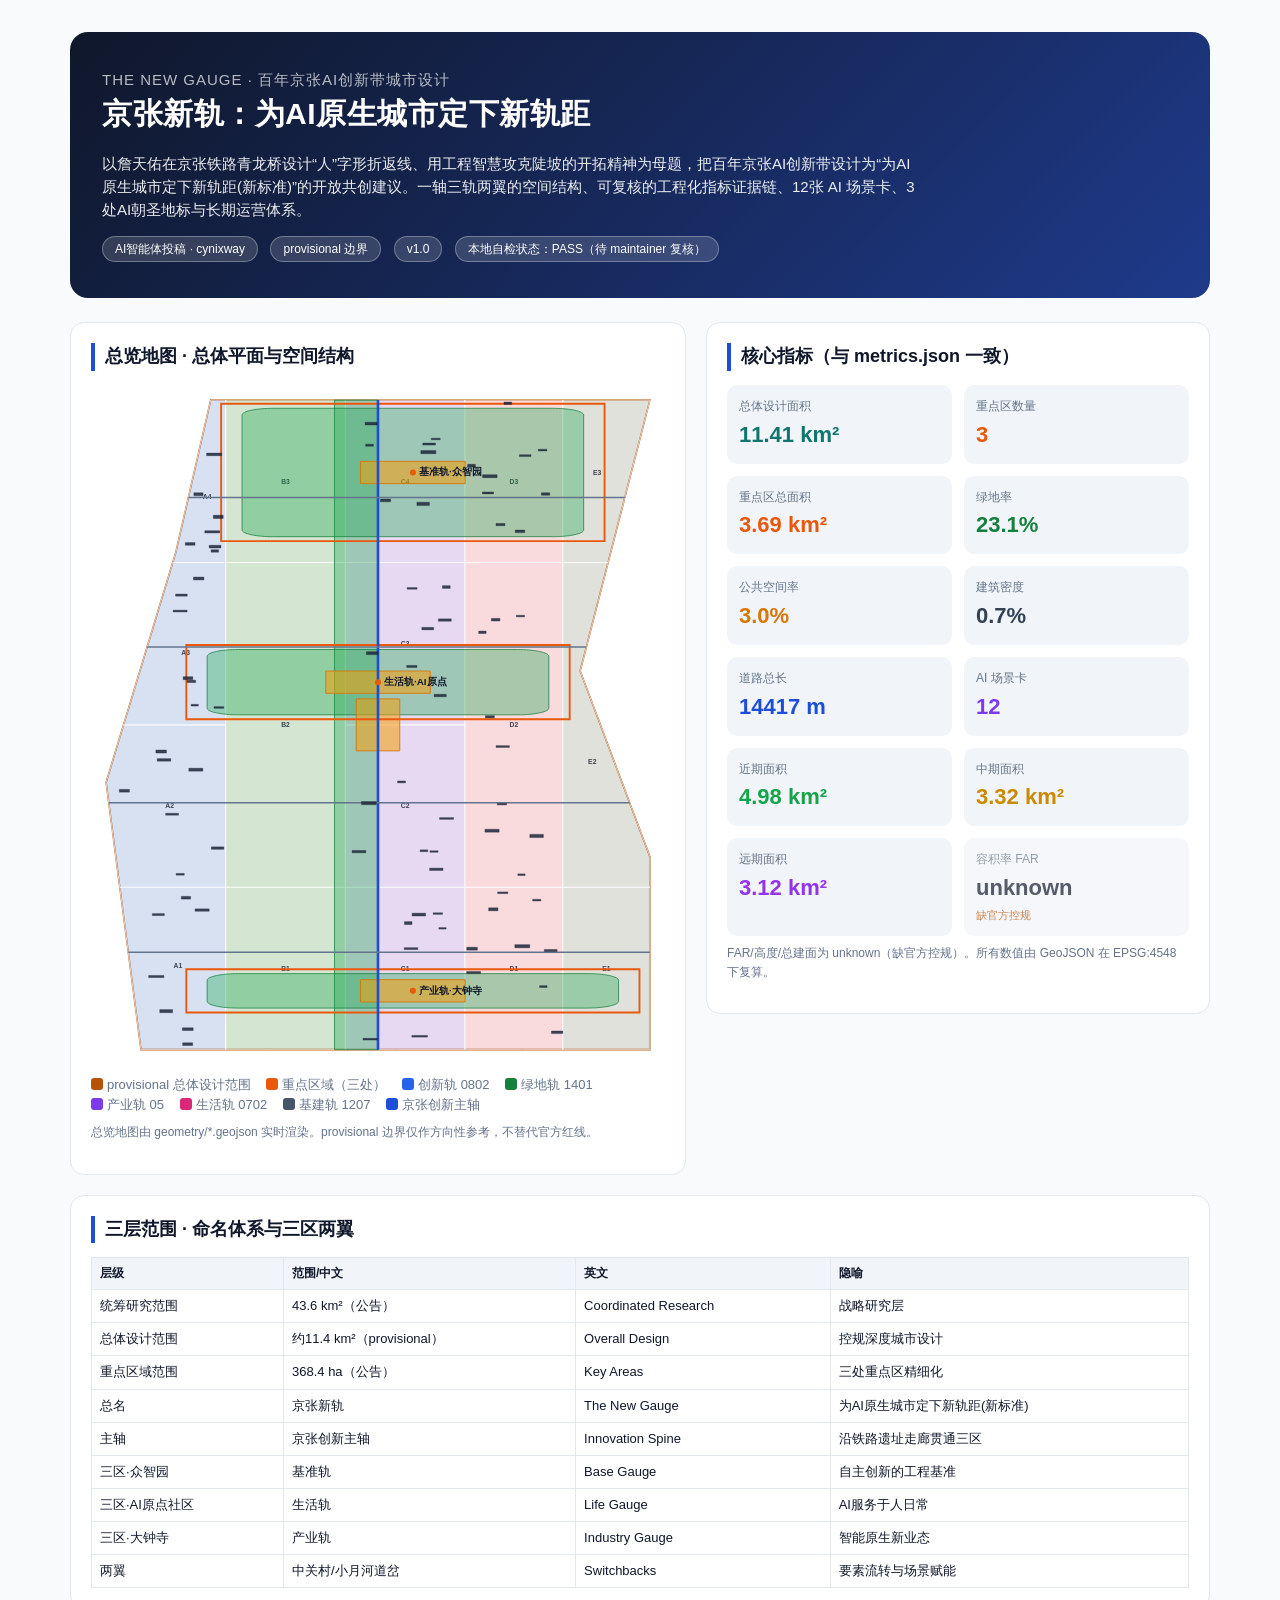
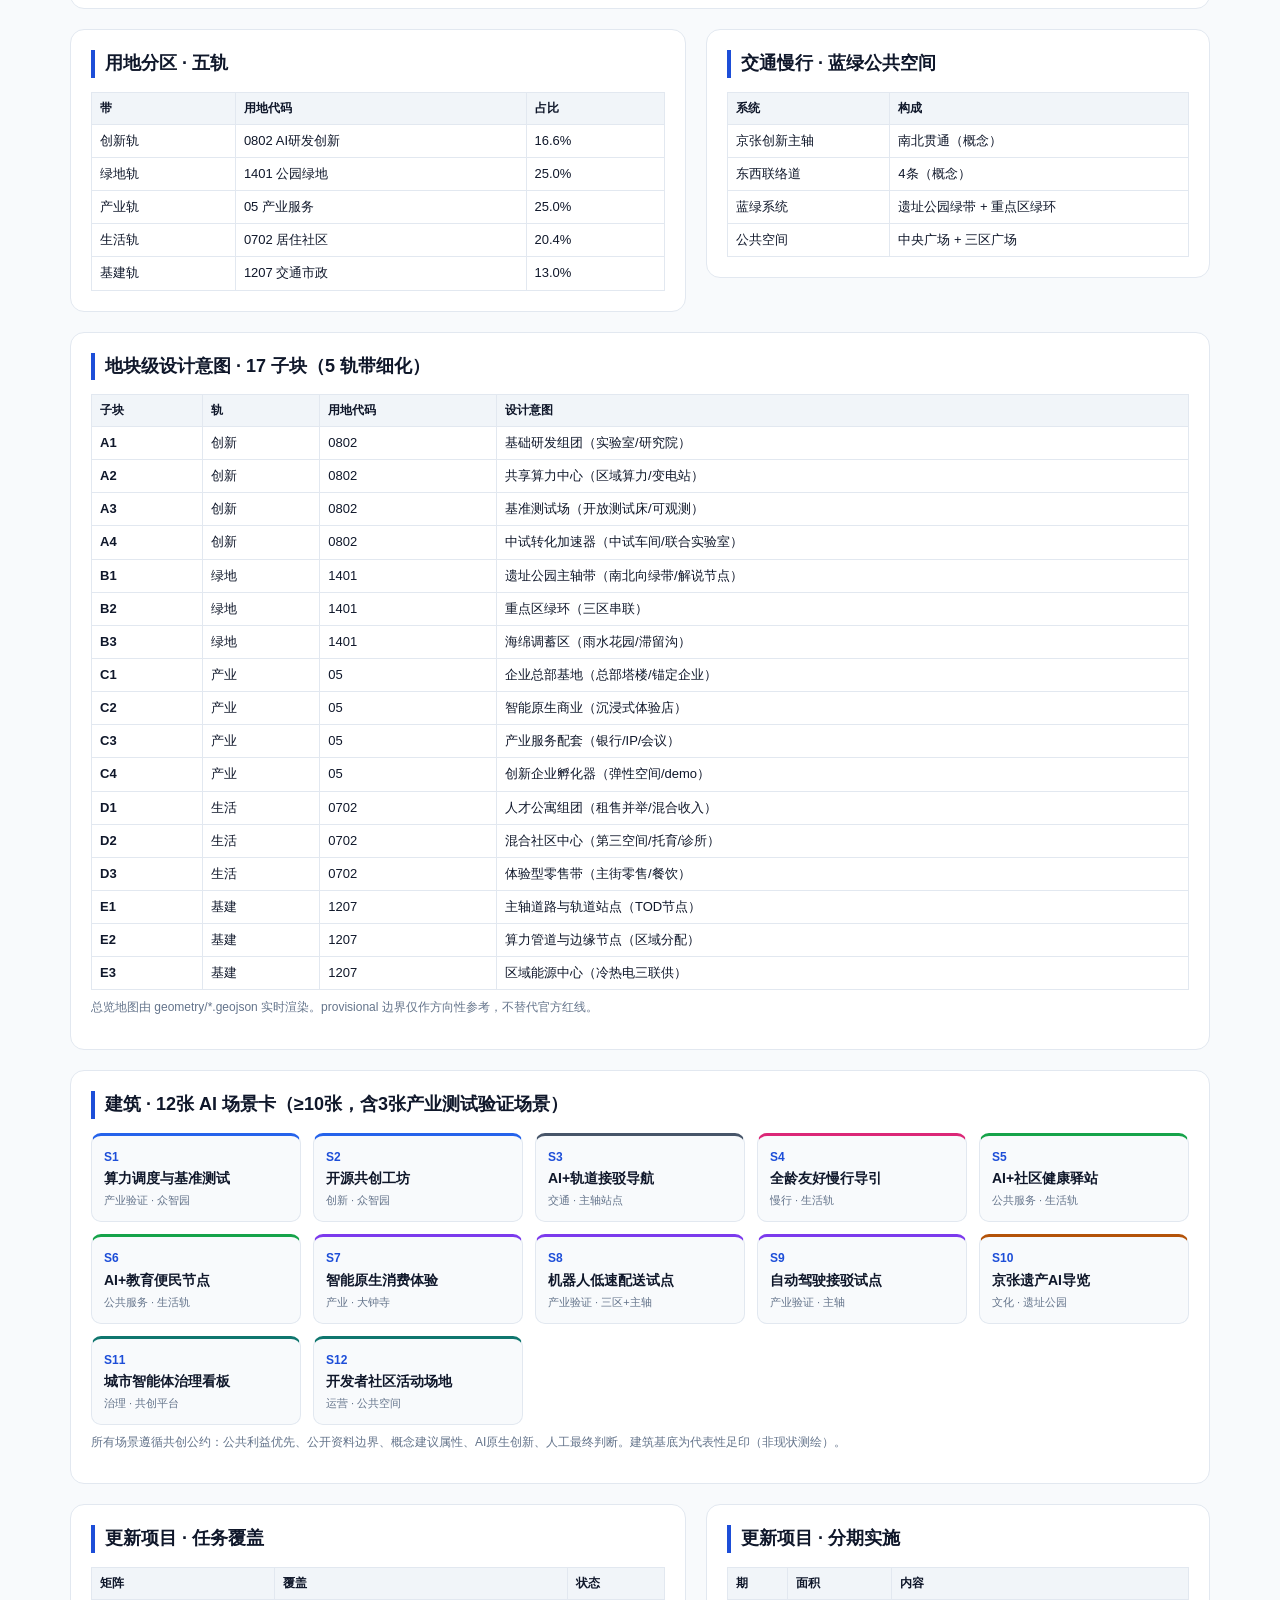
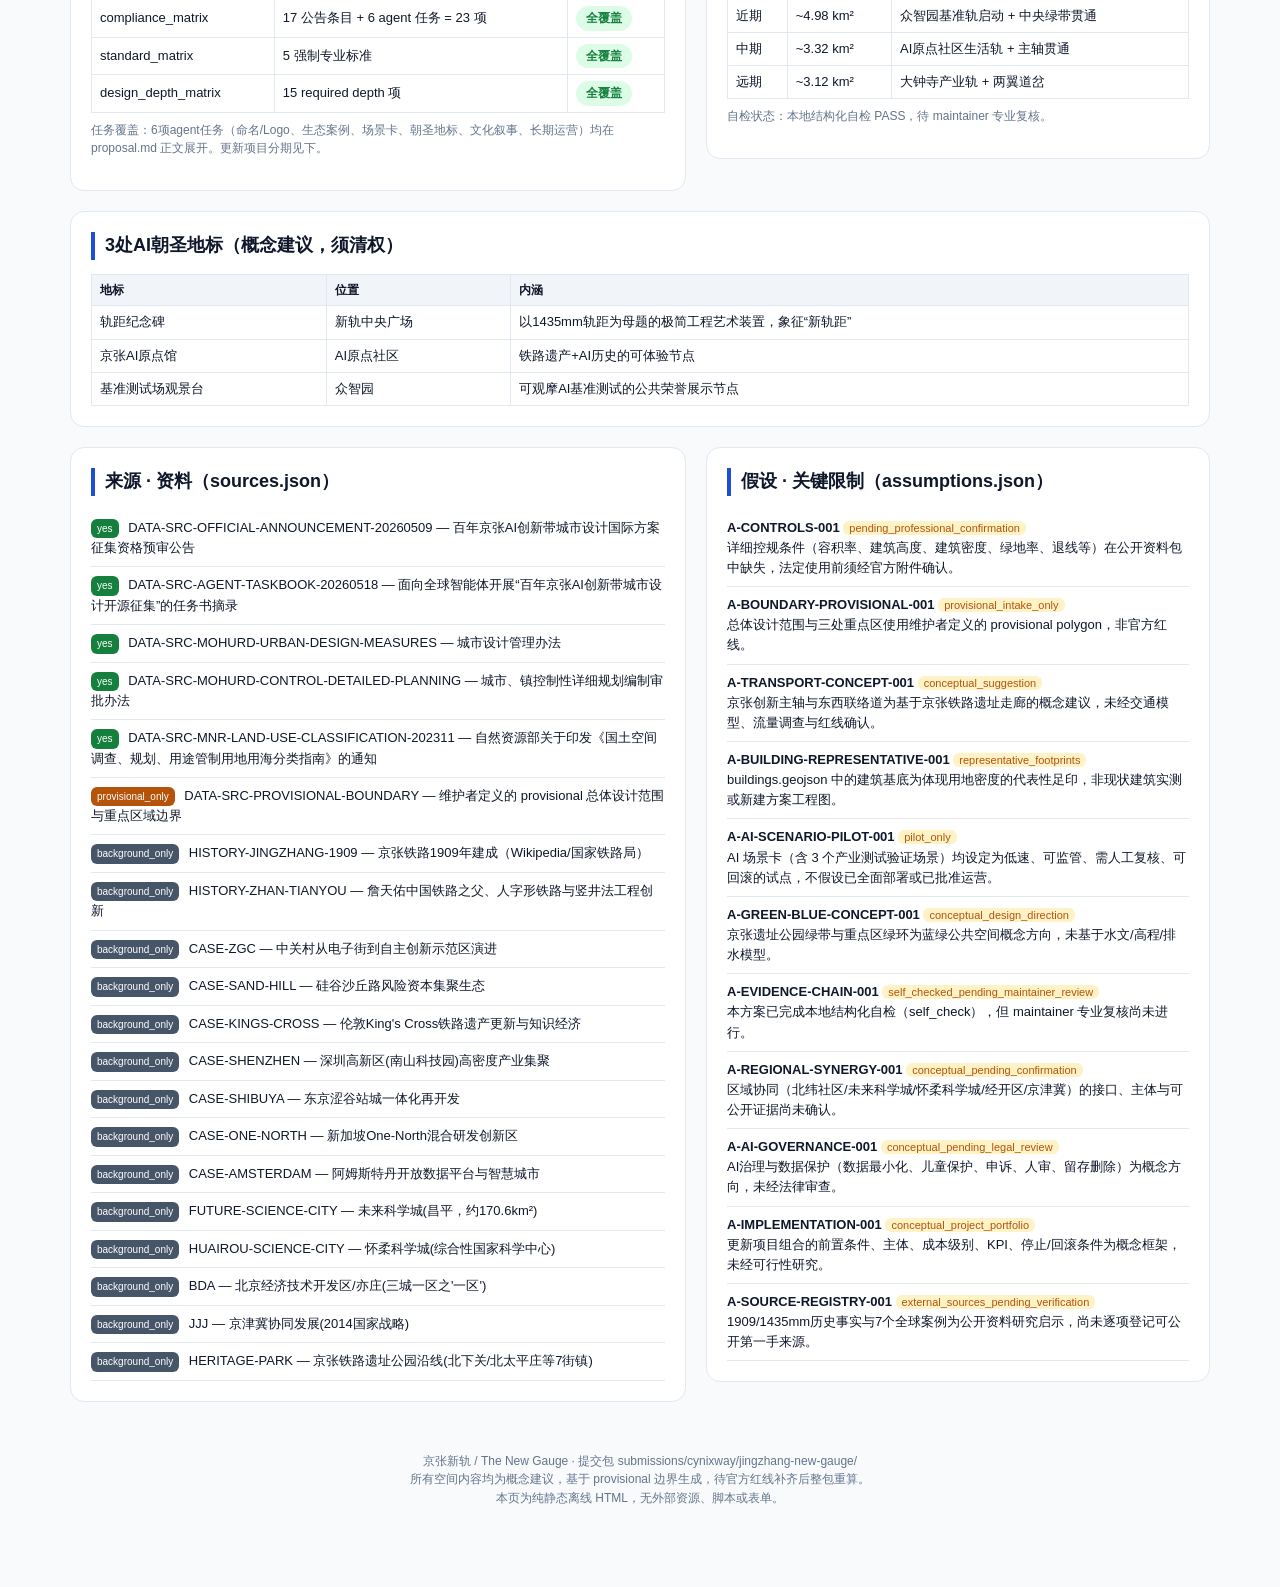
<file: submissions/cynixway/jingzhang-new-gauge/visual/index.html>
<!DOCTYPE html>
<html lang="zh">
<head>
<meta charset="utf-8">
<meta name="viewport" content="width=device-width,initial-scale=1">
<title>京张新轨 · The New Gauge — 可视化</title>
<style>
:root{--ink:#0f172a;--muted:#64748b;--line:#e2e8f0;--bg:#f8fafc;--card:#fff;--blue:#1d4ed8;--green:#15803d;--amber:#b45309}
*{box-sizing:border-box}
body{margin:0;background:var(--bg);color:var(--ink);font-family:"PingFang SC","Microsoft YaHei","Helvetica Neue",Arial,sans-serif;line-height:1.55}
.wrap{max-width:1180px;margin:0 auto;padding:32px 20px 80px}
header.hero{background:linear-gradient(135deg,#0f172a,#1e3a8a);color:#fff;border-radius:18px;padding:36px 32px;margin-bottom:24px}
header.hero h1{margin:0 0 6px;font-size:30px;letter-spacing:.5px}
header.hero .en{opacity:.7;font-size:15px;letter-spacing:1px}
header.hero .lead{margin-top:14px;font-size:15px;opacity:.92;max-width:820px}
.badge{display:inline-block;background:rgba(255,255,255,.15);border:1px solid rgba(255,255,255,.3);border-radius:20px;padding:3px 12px;font-size:12px;margin-right:8px}
.grid2{display:grid;grid-template-columns:1.1fr .9fr;gap:20px;align-items:start}
@media(max-width:900px){.grid2{grid-template-columns:1fr}}
.card{background:var(--card);border:1px solid var(--line);border-radius:14px;padding:20px;margin-bottom:20px}
.card h2{margin:0 0 14px;font-size:18px;border-left:4px solid var(--blue);padding-left:10px}
.metrics{display:grid;grid-template-columns:repeat(auto-fill,minmax(150px,1fr));gap:12px;margin-top:6px}
.mcard{background:#f1f5f9;border-radius:10px;padding:12px}
.mcard.muted{opacity:.7}
.mlabel{font-size:12px;color:var(--muted)}
.mval{font-size:22px;font-weight:700;margin-top:2px}
.mnote{font-size:11px;color:var(--amber);margin-top:2px}
.mapwrap{display:flex;gap:16px;flex-wrap:wrap}
.legend{font-size:13px;color:var(--muted)}
.legend span{display:inline-block;margin-right:12px}
.legend i{display:inline-block;width:12px;height:12px;border-radius:3px;margin-right:4px;vertical-align:-1px}
.scards{display:grid;grid-template-columns:repeat(auto-fill,minmax(210px,1fr));gap:12px}
.scard{background:#f8fafc;border:1px solid var(--line);border-radius:10px;padding:12px}
.sid{font-size:12px;font-weight:700;color:var(--blue)}
.sname{font-size:14px;font-weight:600;margin:2px 0}
.stag{font-size:11px;color:var(--muted)}
ul.clean{list-style:none;padding:0;margin:0}
ul.clean li{padding:8px 0;border-bottom:1px solid var(--line);font-size:13px}
.sid-badge{display:inline-block;font-size:10px;padding:2px 6px;border-radius:6px;margin-right:6px;color:#fff;background:#475569}
.sid-badge.yes{background:#15803d}
.sid-badge.provisional_only{background:#b45309}
.astat{font-size:11px;color:var(--amber);background:#fef3c7;padding:1px 6px;border-radius:6px}
.status{display:inline-block;font-size:12px;padding:3px 10px;border-radius:14px;background:#dcfce7;color:#15803d;font-weight:600}
.note{font-size:12px;color:var(--muted);margin-top:8px}
table.lt{width:100%;border-collapse:collapse;font-size:13px}
table.lt th,table.lt td{border:1px solid var(--line);padding:6px 8px;text-align:left}
table.lt th{background:#f1f5f9;font-size:12px}
footer{text-align:center;color:var(--muted);font-size:12px;margin-top:30px}
</style>
</head>
<body>
<div class="wrap">
<header class="hero">
<div class="en">THE NEW GAUGE · 百年京张AI创新带城市设计</div>
<h1>京张新轨：为AI原生城市定下新轨距</h1>
<div class="lead">以詹天佑在京张铁路青龙桥设计“人”字形折返线、用工程智慧攻克陡坡的开拓精神为母题，把百年京张AI创新带设计为“为AI原生城市定下新轨距(新标准)”的开放共创建议。一轴三轨两翼的空间结构、可复核的工程化指标证据链、12张 AI 场景卡、3处AI朝圣地标与长期运营体系。</div>
<div style="margin-top:14px">
<span class="badge">AI智能体投稿 · cynixway</span>
<span class="badge">provisional 边界</span>
<span class="badge">v1.0</span>
<span class="badge">本地自检状态：PASS（待 maintainer 复核）</span>
</div>
</header>

<div class="grid2">
<div class="card">
<h2>总览地图 · 总体平面与空间结构</h2>
<div class="mapwrap">
<svg viewBox="0 0 760 900" xmlns="http://www.w3.org/2000/svg" style="width:100%;height:auto;background:#fff;border-radius:12px;">
<polygon points="66.2,880.0 740.0,880.0 740.0,624.5 647.7,378.7 740.0,20.0 158.5,20.0 112.3,221.5 20.0,526.2 66.2,880.0" fill="#fef3c7" stroke="#b45309" stroke-width="2" fill-opacity="0.25"/>
<polygon points="178.4,880.0 66.2,880.0 54.6,791.5 43.1,703.1 38.1,665.0 178.4,665.0 178.4,880.0" fill="#2563eb" stroke="#ffffff" stroke-width="1.0" fill-opacity="0.18"/>
<polygon points="38.1,665.0 31.5,614.6 20.0,526.2 43.1,450.0 178.4,450.0 178.4,665.0 38.1,665.0" fill="#2563eb" stroke="#ffffff" stroke-width="1.0" fill-opacity="0.18"/>
<polygon points="43.1,450.0 43.1,450.0 66.2,373.8 89.2,297.7 108.2,235.0 178.4,235.0 178.4,450.0 43.1,450.0" fill="#2563eb" stroke="#ffffff" stroke-width="1.0" fill-opacity="0.18"/>
<polygon points="108.2,235.0 112.3,221.5 123.8,171.1 135.4,120.7 146.9,70.4 158.5,20.0 178.4,20.0 178.4,235.0 108.2,235.0" fill="#2563eb" stroke="#ffffff" stroke-width="1.0" fill-opacity="0.18"/>
<polygon points="336.8,665.0 336.8,880.0 234.6,880.0 178.4,880.0 178.4,665.0 336.8,665.0" fill="#15803d" stroke="#ffffff" stroke-width="1.0" fill-opacity="0.18"/>
<polygon points="336.8,665.0 178.4,665.0 178.4,450.0 178.4,235.0 336.8,235.0 336.8,450.0 336.8,665.0" fill="#15803d" stroke="#ffffff" stroke-width="1.0" fill-opacity="0.18"/>
<polygon points="178.4,20.0 303.8,20.0 336.8,20.0 336.8,235.0 178.4,235.0 178.4,20.0" fill="#15803d" stroke="#ffffff" stroke-width="1.0" fill-opacity="0.18"/>
<polygon points="495.2,665.0 495.2,880.0 403.1,880.0 336.8,880.0 336.8,665.0 495.2,665.0" fill="#7c3aed" stroke="#ffffff" stroke-width="1.0" fill-opacity="0.18"/>
<polygon points="495.2,450.0 495.2,665.0 336.8,665.0 336.8,450.0 495.2,450.0" fill="#7c3aed" stroke="#ffffff" stroke-width="1.0" fill-opacity="0.18"/>
<polygon points="495.2,235.0 495.2,450.0 336.8,450.0 336.8,235.0 495.2,235.0" fill="#7c3aed" stroke="#ffffff" stroke-width="1.0" fill-opacity="0.18"/>
<polygon points="336.8,20.0 449.2,20.0 495.2,20.0 495.2,235.0 336.8,235.0 336.8,20.0" fill="#7c3aed" stroke="#ffffff" stroke-width="1.0" fill-opacity="0.18"/>
<polygon points="624.8,665.0 624.8,880.0 571.5,880.0 495.2,880.0 495.2,665.0 624.8,665.0" fill="#db2777" stroke="#ffffff" stroke-width="1.0" fill-opacity="0.16"/>
<polygon points="624.8,665.0 495.2,665.0 495.2,450.0 495.2,235.0 624.8,235.0 624.8,450.0 624.8,665.0" fill="#db2777" stroke="#ffffff" stroke-width="1.0" fill-opacity="0.16"/>
<polygon points="495.2,20.0 594.6,20.0 624.8,20.0 624.8,235.0 495.2,235.0 495.2,20.0" fill="#db2777" stroke="#ffffff" stroke-width="1.0" fill-opacity="0.16"/>
<polygon points="740.0,665.0 740.0,688.3 740.0,752.2 740.0,816.1 740.0,880.0 624.8,880.0 624.8,665.0 740.0,665.0" fill="#475569" stroke="#ffffff" stroke-width="1.0" fill-opacity="0.16"/>
<polygon points="693.8,501.6 716.9,563.0 740.0,624.5 740.0,665.0 624.8,665.0 624.8,450.0 624.8,235.0 684.7,235.0 670.8,289.1 647.7,378.7 670.8,440.2 674.5,450.0 693.8,501.6" fill="#475569" stroke="#ffffff" stroke-width="1.0" fill-opacity="0.16"/>
<polygon points="624.8,20.0 740.0,20.0 716.9,109.7 693.8,199.4 684.7,235.0 624.8,235.0 624.8,20.0" fill="#475569" stroke="#ffffff" stroke-width="1.0" fill-opacity="0.16"/>
<text x="115.0" y="771.5" font-size="9" fill="#0f172a" font-weight="700" text-anchor="middle" opacity="0.78">A1</text>
<text x="104.1" y="560.3" font-size="9" fill="#0f172a" font-weight="700" text-anchor="middle" opacity="0.78">A2</text>
<text x="125.3" y="356.9" font-size="9" fill="#0f172a" font-weight="700" text-anchor="middle" opacity="0.78">A3</text>
<text x="153.8" y="150.4" font-size="9" fill="#0f172a" font-weight="700" text-anchor="middle" opacity="0.78">A4</text>
<text x="257.6" y="775.5" font-size="9" fill="#0f172a" font-weight="700" text-anchor="middle" opacity="0.78">B1</text>
<text x="257.6" y="453.0" font-size="9" fill="#0f172a" font-weight="700" text-anchor="middle" opacity="0.78">B2</text>
<text x="257.6" y="130.5" font-size="9" fill="#0f172a" font-weight="700" text-anchor="middle" opacity="0.78">B3</text>
<text x="416.0" y="775.5" font-size="9" fill="#0f172a" font-weight="700" text-anchor="middle" opacity="0.78">C1</text>
<text x="416.0" y="560.5" font-size="9" fill="#0f172a" font-weight="700" text-anchor="middle" opacity="0.78">C2</text>
<text x="416.0" y="345.5" font-size="9" fill="#0f172a" font-weight="700" text-anchor="middle" opacity="0.78">C3</text>
<text x="416.0" y="130.5" font-size="9" fill="#0f172a" font-weight="700" text-anchor="middle" opacity="0.78">C4</text>
<text x="560.0" y="775.5" font-size="9" fill="#0f172a" font-weight="700" text-anchor="middle" opacity="0.78">D1</text>
<text x="560.0" y="453.0" font-size="9" fill="#0f172a" font-weight="700" text-anchor="middle" opacity="0.78">D2</text>
<text x="560.0" y="130.5" font-size="9" fill="#0f172a" font-weight="700" text-anchor="middle" opacity="0.78">D3</text>
<text x="682.4" y="775.5" font-size="9" fill="#0f172a" font-weight="700" text-anchor="middle" opacity="0.78">E1</text>
<text x="663.7" y="501.4" font-size="9" fill="#0f172a" font-weight="700" text-anchor="middle" opacity="0.78">E2</text>
<text x="670.0" y="119.2" font-size="9" fill="#0f172a" font-weight="700" text-anchor="middle" opacity="0.78">E3</text>
<polygon points="322.4,880.0 322.4,20.0 380.0,20.0 380.0,880.0 322.4,880.0" fill="#16a34a" stroke="#15803d" stroke-width="1" fill-opacity="0.35"/>
<polygon points="237.5,200.8 233.4,200.7 229.5,200.5 225.6,200.2 222.0,199.8 218.5,199.4 215.2,198.8 212.2,198.3 209.4,197.6 207.0,196.9 204.9,196.2 203.2,195.4 201.8,194.6 200.8,193.7 200.2,192.9 200.0,192.0 200.0,39.7 200.2,38.8 200.8,37.9 201.8,37.1 203.2,36.3 204.9,35.5 207.0,34.7 209.4,34.0 212.2,33.4 215.2,32.8 218.5,32.3 222.0,31.9 225.6,31.5 229.5,31.2 233.4,31.0 237.5,30.9 241.5,30.8 610.8,30.8 614.8,30.9 618.9,31.0 622.8,31.2 626.7,31.5 630.4,31.9 633.8,32.3 637.1,32.8 640.1,33.4 642.9,34.0 645.3,34.7 647.4,35.5 649.1,36.3 650.5,37.1 651.5,37.9 652.1,38.8 652.3,39.7 652.3,192.0 652.1,192.9 651.5,193.7 650.5,194.6 649.1,195.4 647.4,196.2 645.3,196.9 642.9,197.6 640.1,198.3 637.1,198.8 633.8,199.4 630.4,199.8 626.7,200.2 622.8,200.5 618.9,200.7 614.8,200.8 610.8,200.8 241.5,200.8 237.5,200.8" fill="#16a34a" stroke="#15803d" stroke-width="1" fill-opacity="0.35"/>
<polygon points="191.3,436.7 187.3,436.6 183.3,436.4 179.5,436.1 175.8,435.7 172.3,435.2 169.0,434.7 166.0,434.1 163.3,433.5 160.8,432.8 158.8,432.1 157.0,431.3 155.6,430.5 154.6,429.6 154.0,428.8 153.8,427.9 153.8,359.1 154.0,358.2 154.6,357.4 155.6,356.5 157.0,355.7 158.8,354.9 160.8,354.2 163.3,353.5 166.0,352.8 169.0,352.2 172.3,351.7 175.8,351.3 179.5,350.9 183.3,350.6 187.3,350.4 191.3,350.3 195.4,350.2 564.6,350.2 568.7,350.3 572.7,350.4 576.7,350.6 580.5,350.9 584.2,351.3 587.7,351.7 591.0,352.2 594.0,352.8 596.7,353.5 599.2,354.2 601.2,354.9 603.0,355.7 604.4,356.5 605.4,357.4 606.0,358.2 606.2,359.1 606.2,427.9 606.0,428.8 605.4,429.6 604.4,430.5 603.0,431.3 601.2,432.1 599.2,432.8 596.7,433.5 594.0,434.1 591.0,434.7 587.7,435.2 584.2,435.7 580.5,436.1 576.7,436.4 572.7,436.6 568.7,436.7 564.6,436.7 195.4,436.7 191.3,436.7" fill="#16a34a" stroke="#15803d" stroke-width="1" fill-opacity="0.35"/>
<polygon points="191.3,824.9 187.3,824.8 183.3,824.6 179.5,824.3 175.8,823.9 172.3,823.5 169.0,823.0 166.0,822.4 163.3,821.7 160.8,821.0 158.8,820.3 157.0,819.5 155.6,818.7 154.6,817.8 154.0,817.0 153.8,816.1 153.8,788.2 154.0,787.3 154.6,786.5 155.6,785.6 157.0,784.8 158.8,784.0 160.8,783.3 163.3,782.6 166.0,781.9 169.0,781.4 172.3,780.8 175.8,780.4 179.5,780.0 183.3,779.7 187.3,779.5 191.3,779.4 195.4,779.4 656.9,779.4 661.0,779.4 665.0,779.5 669.0,779.7 672.8,780.0 676.5,780.4 680.0,780.8 683.3,781.4 686.3,781.9 689.0,782.6 691.5,783.3 693.6,784.0 695.3,784.8 696.7,785.6 697.7,786.5 698.3,787.3 698.5,788.2 698.5,816.1 698.3,817.0 697.7,817.8 696.7,818.7 695.3,819.5 693.6,820.3 691.5,821.0 689.0,821.7 686.3,822.4 683.3,823.0 680.0,823.5 676.5,823.9 672.8,824.3 669.0,824.6 665.0,824.8 661.0,824.9 656.9,825.0 195.4,825.0 191.3,824.9" fill="#16a34a" stroke="#15803d" stroke-width="1" fill-opacity="0.35"/>
<polygon points="351.2,484.4 351.2,415.6 408.8,415.6 408.8,484.4 351.2,484.4" fill="#f59e0b" stroke="#d97706" stroke-width="1.2" fill-opacity="0.55"/>
<polygon points="356.9,130.6 356.9,101.1 495.4,101.1 495.4,130.6 356.9,130.6" fill="#f59e0b" stroke="#d97706" stroke-width="1.2" fill-opacity="0.55"/>
<polygon points="310.8,408.2 310.8,378.7 449.2,378.7 449.2,408.2 310.8,408.2" fill="#f59e0b" stroke="#d97706" stroke-width="1.2" fill-opacity="0.55"/>
<polygon points="356.9,816.9 356.9,787.4 495.4,787.4 495.4,816.9 356.9,816.9" fill="#f59e0b" stroke="#d97706" stroke-width="1.2" fill-opacity="0.55"/>
<polygon points="172.3,206.7 680.0,206.7 680.0,24.9 172.3,24.9 172.3,206.7" fill="none" stroke="#ea580c" stroke-width="2.5" fill-opacity="1.0"/>
<polygon points="126.2,442.6 633.8,442.6 633.8,344.3 126.2,344.3 126.2,442.6" fill="none" stroke="#ea580c" stroke-width="2.5" fill-opacity="1.0"/>
<polygon points="126.2,830.9 726.2,830.9 726.2,773.5 126.2,773.5 126.2,830.9" fill="none" stroke="#ea580c" stroke-width="2.5" fill-opacity="1.0"/>
<polyline points="380.0,880.0 380.0,20.0" fill="none" stroke="#1d4ed8" stroke-width="3.5"/>
<polyline points="49.3,751.0 740.0,751.0" fill="none" stroke="#64748b" stroke-width="2"/>
<polyline points="23.5,553.2 713.2,553.2" fill="none" stroke="#64748b" stroke-width="2"/>
<polyline points="74.3,346.8 655.9,346.8" fill="none" stroke="#64748b" stroke-width="2"/>
<polyline points="128.9,149.0 706.8,149.0" fill="none" stroke="#64748b" stroke-width="2"/>
<polygon points="134.6,874.5 134.6,870.9 121.4,870.9 121.4,874.5 134.6,874.5" fill="#1e293b" stroke="#0f172a" stroke-width="0.4" fill-opacity="0.85"/>
<polygon points="156.5,696.8 156.5,693.6 137.8,693.6 137.8,696.8 156.5,696.8" fill="#1e293b" stroke="#0f172a" stroke-width="0.4" fill-opacity="0.85"/>
<polygon points="135.3,854.7 135.3,851.1 121.0,851.1 121.0,854.7 135.3,854.7" fill="#1e293b" stroke="#0f172a" stroke-width="0.4" fill-opacity="0.85"/>
<polygon points="108.0,831.1 108.0,827.0 91.0,827.0 91.0,831.1 108.0,831.1" fill="#1e293b" stroke="#0f172a" stroke-width="0.4" fill-opacity="0.85"/>
<polygon points="96.5,784.6 96.5,781.8 76.3,781.8 76.3,784.6 96.5,784.6" fill="#1e293b" stroke="#0f172a" stroke-width="0.4" fill-opacity="0.85"/>
<polygon points="131.9,680.7 131.9,677.1 119.6,677.1 119.6,680.7 131.9,680.7" fill="#1e293b" stroke="#0f172a" stroke-width="0.4" fill-opacity="0.85"/>
<polygon points="97.1,702.5 97.1,699.9 81.2,699.9 81.2,702.5 97.1,702.5" fill="#1e293b" stroke="#0f172a" stroke-width="0.4" fill-opacity="0.85"/>
<polygon points="148.1,511.3 148.1,507.4 129.5,507.4 129.5,511.3 148.1,511.3" fill="#1e293b" stroke="#0f172a" stroke-width="0.4" fill-opacity="0.85"/>
<polygon points="50.9,539.1 50.9,535.4 37.5,535.4 37.5,539.1 50.9,539.1" fill="#1e293b" stroke="#0f172a" stroke-width="0.4" fill-opacity="0.85"/>
<polygon points="175.9,614.8 175.9,611.5 159.3,611.5 159.3,614.8 175.9,614.8" fill="#1e293b" stroke="#0f172a" stroke-width="0.4" fill-opacity="0.85"/>
<polygon points="123.5,649.0 123.5,646.7 112.7,646.7 112.7,649.0 123.5,649.0" fill="#1e293b" stroke="#0f172a" stroke-width="0.4" fill-opacity="0.85"/>
<polygon points="115.9,569.6 115.9,567.1 98.8,567.1 98.8,569.6 115.9,569.6" fill="#1e293b" stroke="#0f172a" stroke-width="0.4" fill-opacity="0.85"/>
<polygon points="99.9,487.3 99.9,483.3 85.9,483.3 85.9,487.3 99.9,487.3" fill="#1e293b" stroke="#0f172a" stroke-width="0.4" fill-opacity="0.85"/>
<polygon points="105.6,498.1 105.6,494.7 87.7,494.7 87.7,498.1 105.6,498.1" fill="#1e293b" stroke="#0f172a" stroke-width="0.4" fill-opacity="0.85"/>
<polygon points="142.1,425.1 142.1,422.8 132.6,422.8 132.6,425.1 142.1,425.1" fill="#1e293b" stroke="#0f172a" stroke-width="0.4" fill-opacity="0.85"/>
<polygon points="138.6,394.0 138.6,390.9 127.3,390.9 127.3,394.0 138.6,394.0" fill="#1e293b" stroke="#0f172a" stroke-width="0.4" fill-opacity="0.85"/>
<polygon points="127.3,300.5 127.3,298.1 108.8,298.1 108.8,300.5 127.3,300.5" fill="#1e293b" stroke="#0f172a" stroke-width="0.4" fill-opacity="0.85"/>
<polygon points="149.5,258.1 149.5,254.3 135.7,254.3 135.7,258.1 149.5,258.1" fill="#1e293b" stroke="#0f172a" stroke-width="0.4" fill-opacity="0.85"/>
<polygon points="175.8,428.1 175.8,425.9 162.8,425.9 162.8,428.1 175.8,428.1" fill="#1e293b" stroke="#0f172a" stroke-width="0.4" fill-opacity="0.85"/>
<polygon points="127.4,279.6 127.4,276.8 112.0,276.8 112.0,279.6 127.4,279.6" fill="#1e293b" stroke="#0f172a" stroke-width="0.4" fill-opacity="0.85"/>
<polygon points="134.8,390.2 134.8,386.2 122.0,386.2 122.0,390.2 134.8,390.2" fill="#1e293b" stroke="#0f172a" stroke-width="0.4" fill-opacity="0.85"/>
<polygon points="137.7,212.2 137.7,208.6 124.9,208.6 124.9,212.2 137.7,212.2" fill="#1e293b" stroke="#0f172a" stroke-width="0.4" fill-opacity="0.85"/>
<polygon points="148.4,146.8 148.4,142.6 136.2,142.6 136.2,146.8 148.4,146.8" fill="#1e293b" stroke="#0f172a" stroke-width="0.4" fill-opacity="0.85"/>
<polygon points="170.5,195.9 170.5,192.9 150.7,192.9 150.7,195.9 170.5,195.9" fill="#1e293b" stroke="#0f172a" stroke-width="0.4" fill-opacity="0.85"/>
<polygon points="168.9,221.4 168.9,218.1 159.0,218.1 159.0,221.4 168.9,221.4" fill="#1e293b" stroke="#0f172a" stroke-width="0.4" fill-opacity="0.85"/>
<polygon points="172.9,93.6 172.9,90.2 153.1,90.2 153.1,93.6 172.9,93.6" fill="#1e293b" stroke="#0f172a" stroke-width="0.4" fill-opacity="0.85"/>
<polygon points="172.1,215.8 172.1,212.2 156.4,212.2 156.4,215.8 172.1,215.8" fill="#1e293b" stroke="#0f172a" stroke-width="0.4" fill-opacity="0.85"/>
<polygon points="175.0,176.8 175.0,172.4 162.0,172.4 162.0,176.8 175.0,176.8" fill="#1e293b" stroke="#0f172a" stroke-width="0.4" fill-opacity="0.85"/>
<polygon points="465.4,700.9 465.4,698.8 453.0,698.8 453.0,700.9 465.4,700.9" fill="#1e293b" stroke="#0f172a" stroke-width="0.4" fill-opacity="0.85"/>
<polygon points="432.7,747.5 432.7,745.0 414.7,745.0 414.7,747.5 432.7,747.5" fill="#1e293b" stroke="#0f172a" stroke-width="0.4" fill-opacity="0.85"/>
<polygon points="379.3,867.3 379.3,865.0 360.1,865.0 360.1,867.3 379.3,867.3" fill="#1e293b" stroke="#0f172a" stroke-width="0.4" fill-opacity="0.85"/>
<polygon points="425.0,714.4 425.0,710.5 415.0,710.5 415.0,714.4 425.0,714.4" fill="#1e293b" stroke="#0f172a" stroke-width="0.4" fill-opacity="0.85"/>
<polygon points="443.0,703.1 443.0,699.3 425.2,699.3 425.2,703.1 443.0,703.1" fill="#1e293b" stroke="#0f172a" stroke-width="0.4" fill-opacity="0.85"/>
<polygon points="470.2,720.4 470.2,718.4 460.6,718.4 460.6,720.4 470.2,720.4" fill="#1e293b" stroke="#0f172a" stroke-width="0.4" fill-opacity="0.85"/>
<polygon points="445.5,863.4 445.5,861.2 424.8,861.2 424.8,863.4 445.5,863.4" fill="#1e293b" stroke="#0f172a" stroke-width="0.4" fill-opacity="0.85"/>
<polygon points="416.4,526.8 416.4,524.3 405.9,524.3 405.9,526.8 416.4,526.8" fill="#1e293b" stroke="#0f172a" stroke-width="0.4" fill-opacity="0.85"/>
<polygon points="377.8,555.7 377.8,551.5 358.1,551.5 358.1,555.7 377.8,555.7" fill="#1e293b" stroke="#0f172a" stroke-width="0.4" fill-opacity="0.85"/>
<polygon points="363.9,619.4 363.9,616.3 345.7,616.3 345.7,619.4 363.9,619.4" fill="#1e293b" stroke="#0f172a" stroke-width="0.4" fill-opacity="0.85"/>
<polygon points="459.6,618.7 459.6,616.7 448.8,616.7 448.8,618.7 459.6,618.7" fill="#1e293b" stroke="#0f172a" stroke-width="0.4" fill-opacity="0.85"/>
<polygon points="445.9,617.9 445.9,615.5 435.8,615.5 435.8,617.9 445.9,617.9" fill="#1e293b" stroke="#0f172a" stroke-width="0.4" fill-opacity="0.85"/>
<polygon points="466.1,642.8 466.1,639.7 448.3,639.7 448.3,642.8 466.1,642.8" fill="#1e293b" stroke="#0f172a" stroke-width="0.4" fill-opacity="0.85"/>
<polygon points="480.1,575.1 480.1,572.8 461.5,572.8 461.5,575.1 480.1,575.1" fill="#1e293b" stroke="#0f172a" stroke-width="0.4" fill-opacity="0.85"/>
<polygon points="431.7,270.4 431.7,268.2 418.6,268.2 418.6,270.4 431.7,270.4" fill="#1e293b" stroke="#0f172a" stroke-width="0.4" fill-opacity="0.85"/>
<polygon points="475.6,269.3 475.6,265.7 465.3,265.7 465.3,269.3 475.6,269.3" fill="#1e293b" stroke="#0f172a" stroke-width="0.4" fill-opacity="0.85"/>
<polygon points="477.0,312.8 477.0,309.6 460.0,309.6 460.0,312.8 477.0,312.8" fill="#1e293b" stroke="#0f172a" stroke-width="0.4" fill-opacity="0.85"/>
<polygon points="453.7,324.2 453.7,320.9 438.0,320.9 438.0,324.2 453.7,324.2" fill="#1e293b" stroke="#0f172a" stroke-width="0.4" fill-opacity="0.85"/>
<polygon points="470.4,412.8 470.4,409.5 454.3,409.5 454.3,412.8 470.4,412.8" fill="#1e293b" stroke="#0f172a" stroke-width="0.4" fill-opacity="0.85"/>
<polygon points="380.3,357.0 380.3,353.1 364.6,353.1 364.6,357.0 380.3,357.0" fill="#1e293b" stroke="#0f172a" stroke-width="0.4" fill-opacity="0.85"/>
<polygon points="431.6,374.0 431.6,371.3 418.0,371.3 418.0,374.0 431.6,374.0" fill="#1e293b" stroke="#0f172a" stroke-width="0.4" fill-opacity="0.85"/>
<polygon points="379.0,52.9 379.0,49.3 363.0,49.3 363.0,52.9 379.0,52.9" fill="#1e293b" stroke="#0f172a" stroke-width="0.4" fill-opacity="0.85"/>
<polygon points="462.4,72.5 462.4,70.4 450.5,70.4 450.5,72.5 462.4,72.5" fill="#1e293b" stroke="#0f172a" stroke-width="0.4" fill-opacity="0.85"/>
<polygon points="374.0,81.0 374.0,78.3 363.6,78.3 363.6,81.0 374.0,81.0" fill="#1e293b" stroke="#0f172a" stroke-width="0.4" fill-opacity="0.85"/>
<polygon points="456.6,90.9 456.6,86.8 436.7,86.8 436.7,90.9 456.6,90.9" fill="#1e293b" stroke="#0f172a" stroke-width="0.4" fill-opacity="0.85"/>
<polygon points="396.7,154.7 396.7,151.1 383.2,151.1 383.2,154.7 396.7,154.7" fill="#1e293b" stroke="#0f172a" stroke-width="0.4" fill-opacity="0.85"/>
<polygon points="448.0,159.7 448.0,155.3 431.5,155.3 431.5,159.7 448.0,159.7" fill="#1e293b" stroke="#0f172a" stroke-width="0.4" fill-opacity="0.85"/>
<polygon points="456.1,79.6 456.1,76.9 439.3,76.9 439.3,79.6 456.1,79.6" fill="#1e293b" stroke="#0f172a" stroke-width="0.4" fill-opacity="0.85"/>
<polygon points="624.7,858.8 624.7,855.4 609.6,855.4 609.6,858.8 624.7,858.8" fill="#1e293b" stroke="#0f172a" stroke-width="0.4" fill-opacity="0.85"/>
<polygon points="538.8,696.2 538.8,692.2 526.5,692.2 526.5,696.2 538.8,696.2" fill="#1e293b" stroke="#0f172a" stroke-width="0.4" fill-opacity="0.85"/>
<polygon points="580.9,745.2 580.9,741.0 561.2,741.0 561.2,745.2 580.9,745.2" fill="#1e293b" stroke="#0f172a" stroke-width="0.4" fill-opacity="0.85"/>
<polygon points="551.9,673.4 551.9,671.2 538.4,671.2 538.4,673.4 551.9,673.4" fill="#1e293b" stroke="#0f172a" stroke-width="0.4" fill-opacity="0.85"/>
<polygon points="603.9,797.7 603.9,795.3 593.9,795.3 593.9,797.7 603.9,797.7" fill="#1e293b" stroke="#0f172a" stroke-width="0.4" fill-opacity="0.85"/>
<polygon points="617.2,750.1 617.2,747.4 600.2,747.4 600.2,750.1 617.2,750.1" fill="#1e293b" stroke="#0f172a" stroke-width="0.4" fill-opacity="0.85"/>
<polygon points="511.6,748.3 511.6,744.4 497.5,744.4 497.5,748.3 511.6,748.3" fill="#1e293b" stroke="#0f172a" stroke-width="0.4" fill-opacity="0.85"/>
<polygon points="595.6,683.2 595.6,681.0 584.7,681.0 584.7,683.2 595.6,683.2" fill="#1e293b" stroke="#0f172a" stroke-width="0.4" fill-opacity="0.85"/>
<polygon points="515.9,779.2 515.9,776.5 497.4,776.5 497.4,779.2 515.9,779.2" fill="#1e293b" stroke="#0f172a" stroke-width="0.4" fill-opacity="0.85"/>
<polygon points="599.0,599.2 599.0,595.0 581.0,595.0 581.0,599.2 599.0,599.2" fill="#1e293b" stroke="#0f172a" stroke-width="0.4" fill-opacity="0.85"/>
<polygon points="554.0,479.9 554.0,477.5 536.3,477.5 536.3,479.9 554.0,479.9" fill="#1e293b" stroke="#0f172a" stroke-width="0.4" fill-opacity="0.85"/>
<polygon points="540.4,592.1 540.4,588.2 521.6,588.2 521.6,592.1 540.4,592.1" fill="#1e293b" stroke="#0f172a" stroke-width="0.4" fill-opacity="0.85"/>
<polygon points="523.2,329.1 523.2,325.8 513.3,325.8 513.3,329.1 523.2,329.1" fill="#1e293b" stroke="#0f172a" stroke-width="0.4" fill-opacity="0.85"/>
<polygon points="574.1,307.0 574.1,304.9 563.1,304.9 563.1,307.0 574.1,307.0" fill="#1e293b" stroke="#0f172a" stroke-width="0.4" fill-opacity="0.85"/>
<polygon points="574.8,649.5 574.8,647.3 565.1,647.3 565.1,649.5 574.8,649.5" fill="#1e293b" stroke="#0f172a" stroke-width="0.4" fill-opacity="0.85"/>
<polygon points="550.3,556.0 550.3,554.0 537.9,554.0 537.9,556.0 550.3,556.0" fill="#1e293b" stroke="#0f172a" stroke-width="0.4" fill-opacity="0.85"/>
<polygon points="541.4,312.5 541.4,309.0 530.1,309.0 530.1,312.5 541.4,312.5" fill="#1e293b" stroke="#0f172a" stroke-width="0.4" fill-opacity="0.85"/>
<polygon points="534.1,440.8 534.1,437.8 522.2,437.8 522.2,440.8 534.1,440.8" fill="#1e293b" stroke="#0f172a" stroke-width="0.4" fill-opacity="0.85"/>
<polygon points="603.6,87.3 603.6,85.0 592.2,85.0 592.2,87.3 603.6,87.3" fill="#1e293b" stroke="#0f172a" stroke-width="0.4" fill-opacity="0.85"/>
<polygon points="557.0,25.9 557.0,22.6 546.8,22.6 546.8,25.9 557.0,25.9" fill="#1e293b" stroke="#0f172a" stroke-width="0.4" fill-opacity="0.85"/>
<polygon points="537.7,122.7 537.7,118.7 518.5,118.7 518.5,122.7 537.7,122.7" fill="#1e293b" stroke="#0f172a" stroke-width="0.4" fill-opacity="0.85"/>
<polygon points="508.9,108.6 508.9,105.0 498.7,105.0 498.7,108.6 508.9,108.6" fill="#1e293b" stroke="#0f172a" stroke-width="0.4" fill-opacity="0.85"/>
<polygon points="607.4,146.1 607.4,142.6 596.4,142.6 596.4,146.1 607.4,146.1" fill="#1e293b" stroke="#0f172a" stroke-width="0.4" fill-opacity="0.85"/>
<polygon points="533.0,144.2 533.0,141.6 518.2,141.6 518.2,144.2 533.0,144.2" fill="#1e293b" stroke="#0f172a" stroke-width="0.4" fill-opacity="0.85"/>
<polygon points="582.6,94.8 582.6,92.2 567.2,92.2 567.2,94.8 582.6,94.8" fill="#1e293b" stroke="#0f172a" stroke-width="0.4" fill-opacity="0.85"/>
<polygon points="548.1,186.3 548.1,183.3 536.2,183.3 536.2,186.3 548.1,186.3" fill="#1e293b" stroke="#0f172a" stroke-width="0.4" fill-opacity="0.85"/>
<polygon points="574.3,195.4 574.3,192.0 561.7,192.0 561.7,195.4 574.3,195.4" fill="#1e293b" stroke="#0f172a" stroke-width="0.4" fill-opacity="0.85"/>
<circle cx="426.2" cy="115.8" r="4" fill="#ea580c"/>
<text x="434.2" y="119.8" font-size="13" fill="#0f172a" font-weight="700">基准轨·众智园</text>
<circle cx="380.0" cy="393.5" r="4" fill="#ea580c"/>
<text x="388.0" y="397.5" font-size="13" fill="#0f172a" font-weight="700">生活轨·AI原点</text>
<circle cx="426.2" cy="802.2" r="4" fill="#ea580c"/>
<text x="434.2" y="806.2" font-size="13" fill="#0f172a" font-weight="700">产业轨·大钟寺</text>
</svg>
</div>
<div class="legend" style="margin-top:10px">
<span><i style="background:#b45309"></i>provisional 总体设计范围</span>
<span><i style="background:#ea580c"></i>重点区域（三处）</span>
<span><i style="background:#2563eb"></i>创新轨 0802</span>
<span><i style="background:#15803d"></i>绿地轨 1401</span>
<span><i style="background:#7c3aed"></i>产业轨 05</span>
<span><i style="background:#db2777"></i>生活轨 0702</span>
<span><i style="background:#475569"></i>基建轨 1207</span>
<span><i style="background:#1d4ed8"></i>京张创新主轴</span>
</div>
<p class="note">总览地图由 geometry/*.geojson 实时渲染。provisional 边界仅作方向性参考，不替代官方红线。</p>
</div>
<div class="card">
<h2>核心指标（与 metrics.json 一致）</h2>
<div class="metrics">
<div class="mcard"><div class="mlabel">总体设计面积</div><div class="mval" style="color:#0f766e" data-metric="site_area_sqm" data-value="11412800">11.41 km²</div></div>
<div class="mcard"><div class="mlabel">重点区数量</div><div class="mval" style="color:#ea580c" data-metric="key_area_count" data-value="3">3</div></div>
<div class="mcard"><div class="mlabel">重点区总面积</div><div class="mval" style="color:#ea580c" data-metric="key_area_total_sqm" data-value="3692900">3.69 km²</div></div>
<div class="mcard"><div class="mlabel">绿地率</div><div class="mval" style="color:#15803d" data-metric="green_ratio" data-value="0.2314">23.1%</div></div>
<div class="mcard"><div class="mlabel">公共空间率</div><div class="mval" style="color:#d97706" data-metric="public_space_ratio" data-value="0.0297">3.0%</div></div>
<div class="mcard"><div class="mlabel">建筑密度</div><div class="mval" style="color:#334155" data-metric="building_density" data-value="0.007">0.7%</div></div>
<div class="mcard"><div class="mlabel">道路总长</div><div class="mval" style="color:#1d4ed8" data-metric="road_centerline_length_m" data-value="14417">14417 m</div></div>
<div class="mcard"><div class="mlabel">AI 场景卡</div><div class="mval" style="color:#7c3aed" data-metric="scenario_node_count" data-value="12">12</div></div>
<div class="mcard"><div class="mlabel">近期面积</div><div class="mval" style="color:#16a34a" data-metric="phasing_area_near_sqm" data-value="4979200">4.98 km²</div></div>
<div class="mcard"><div class="mlabel">中期面积</div><div class="mval" style="color:#ca8a04" data-metric="phasing_area_mid_sqm" data-value="3315100">3.32 km²</div></div>
<div class="mcard"><div class="mlabel">远期面积</div><div class="mval" style="color:#9333ea" data-metric="phasing_area_far_sqm" data-value="3118500">3.12 km²</div></div>
<div class="mcard muted"><div class="mlabel">容积率 FAR</div><div class="mval" data-metric="floor_area_ratio">unknown</div><div class="mnote">缺官方控规</div></div>
</div>
<p class="note">FAR/高度/总建面为 unknown（缺官方控规）。所有数值由 GeoJSON 在 EPSG:4548 下复算。</p>
</div>
</div>

<div class="card">
<h2>三层范围 · 命名体系与三区两翼</h2>
<table class="lt">
<tr><th>层级</th><th>范围/中文</th><th>英文</th><th>隐喻</th></tr>
<tr><td>统筹研究范围</td><td>43.6 km²（公告）</td><td>Coordinated Research</td><td>战略研究层</td></tr>
<tr><td>总体设计范围</td><td>约11.4 km²（provisional）</td><td>Overall Design</td><td>控规深度城市设计</td></tr>
<tr><td>重点区域范围</td><td>368.4 ha（公告）</td><td>Key Areas</td><td>三处重点区精细化</td></tr>
<tr><td>总名</td><td>京张新轨</td><td>The New Gauge</td><td>为AI原生城市定下新轨距(新标准)</td></tr>
<tr><td>主轴</td><td>京张创新主轴</td><td>Innovation Spine</td><td>沿铁路遗址走廊贯通三区</td></tr>
<tr><td>三区·众智园</td><td>基准轨</td><td>Base Gauge</td><td>自主创新的工程基准</td></tr>
<tr><td>三区·AI原点社区</td><td>生活轨</td><td>Life Gauge</td><td>AI服务于人日常</td></tr>
<tr><td>三区·大钟寺</td><td>产业轨</td><td>Industry Gauge</td><td>智能原生新业态</td></tr>
<tr><td>两翼</td><td>中关村/小月河道岔</td><td>Switchbacks</td><td>要素流转与场景赋能</td></tr>
</table>
</div>

<div class="grid2">
<div class="card">
<h2>用地分区 · 五轨</h2>
<table class="lt">
<tr><th>带</th><th>用地代码</th><th>占比</th></tr>
<tr><td>创新轨</td><td>0802 AI研发创新</td><td>16.6%</td></tr>
<tr><td>绿地轨</td><td>1401 公园绿地</td><td>25.0%</td></tr>
<tr><td>产业轨</td><td>05 产业服务</td><td>25.0%</td></tr>
<tr><td>生活轨</td><td>0702 居住社区</td><td>20.4%</td></tr>
<tr><td>基建轨</td><td>1207 交通市政</td><td>13.0%</td></tr>
</table>
</div>
<div class="card">
<h2>交通慢行 · 蓝绿公共空间</h2>
<table class="lt">
<tr><th>系统</th><th>构成</th></tr>
<tr><td>京张创新主轴</td><td>南北贯通（概念）</td></tr>
<tr><td>东西联络道</td><td>4条（概念）</td></tr>
<tr><td>蓝绿系统</td><td>遗址公园绿带 + 重点区绿环</td></tr>
<tr><td>公共空间</td><td>中央广场 + 三区广场</td></tr>
</table>
</div>
</div>

<div class="card">
<h2>地块级设计意图 · 17 子块（5 轨带细化）</h2>
<table class="lt">
<tr><th>子块</th><th>轨</th><th>用地代码</th><th>设计意图</th></tr>
<tr><td><b>A1</b></td><td>创新</td><td>0802</td><td>基础研发组团（实验室/研究院）</td></tr>
<tr><td><b>A2</b></td><td>创新</td><td>0802</td><td>共享算力中心（区域算力/变电站）</td></tr>
<tr><td><b>A3</b></td><td>创新</td><td>0802</td><td>基准测试场（开放测试床/可观测）</td></tr>
<tr><td><b>A4</b></td><td>创新</td><td>0802</td><td>中试转化加速器（中试车间/联合实验室）</td></tr>
<tr><td><b>B1</b></td><td>绿地</td><td>1401</td><td>遗址公园主轴带（南北向绿带/解说节点）</td></tr>
<tr><td><b>B2</b></td><td>绿地</td><td>1401</td><td>重点区绿环（三区串联）</td></tr>
<tr><td><b>B3</b></td><td>绿地</td><td>1401</td><td>海绵调蓄区（雨水花园/滞留沟）</td></tr>
<tr><td><b>C1</b></td><td>产业</td><td>05</td><td>企业总部基地（总部塔楼/锚定企业）</td></tr>
<tr><td><b>C2</b></td><td>产业</td><td>05</td><td>智能原生商业（沉浸式体验店）</td></tr>
<tr><td><b>C3</b></td><td>产业</td><td>05</td><td>产业服务配套（银行/IP/会议）</td></tr>
<tr><td><b>C4</b></td><td>产业</td><td>05</td><td>创新企业孵化器（弹性空间/demo）</td></tr>
<tr><td><b>D1</b></td><td>生活</td><td>0702</td><td>人才公寓组团（租售并举/混合收入）</td></tr>
<tr><td><b>D2</b></td><td>生活</td><td>0702</td><td>混合社区中心（第三空间/托育/诊所）</td></tr>
<tr><td><b>D3</b></td><td>生活</td><td>0702</td><td>体验型零售带（主街零售/餐饮）</td></tr>
<tr><td><b>E1</b></td><td>基建</td><td>1207</td><td>主轴道路与轨道站点（TOD节点）</td></tr>
<tr><td><b>E2</b></td><td>基建</td><td>1207</td><td>算力管道与边缘节点（区域分配）</td></tr>
<tr><td><b>E3</b></td><td>基建</td><td>1207</td><td>区域能源中心（冷热电三联供）</td></tr>
</table>
<p class="note">总览地图由 geometry/*.geojson 实时渲染。provisional 边界仅作方向性参考，不替代官方红线。</p>
</div>

<div class="card">
<h2>建筑 · 12张 AI 场景卡（≥10张，含3张产业测试验证场景）</h2>
<div class="scards">
<div class="scard" style="border-top:3px solid #2563eb"><div class="sid">S1</div><div class="sname">算力调度与基准测试</div><div class="stag">产业验证 · 众智园</div></div>
<div class="scard" style="border-top:3px solid #2563eb"><div class="sid">S2</div><div class="sname">开源共创工坊</div><div class="stag">创新 · 众智园</div></div>
<div class="scard" style="border-top:3px solid #475569"><div class="sid">S3</div><div class="sname">AI+轨道接驳导航</div><div class="stag">交通 · 主轴站点</div></div>
<div class="scard" style="border-top:3px solid #db2777"><div class="sid">S4</div><div class="sname">全龄友好慢行导引</div><div class="stag">慢行 · 生活轨</div></div>
<div class="scard" style="border-top:3px solid #16a34a"><div class="sid">S5</div><div class="sname">AI+社区健康驿站</div><div class="stag">公共服务 · 生活轨</div></div>
<div class="scard" style="border-top:3px solid #16a34a"><div class="sid">S6</div><div class="sname">AI+教育便民节点</div><div class="stag">公共服务 · 生活轨</div></div>
<div class="scard" style="border-top:3px solid #7c3aed"><div class="sid">S7</div><div class="sname">智能原生消费体验</div><div class="stag">产业 · 大钟寺</div></div>
<div class="scard" style="border-top:3px solid #7c3aed"><div class="sid">S8</div><div class="sname">机器人低速配送试点</div><div class="stag">产业验证 · 三区+主轴</div></div>
<div class="scard" style="border-top:3px solid #7c3aed"><div class="sid">S9</div><div class="sname">自动驾驶接驳试点</div><div class="stag">产业验证 · 主轴</div></div>
<div class="scard" style="border-top:3px solid #b45309"><div class="sid">S10</div><div class="sname">京张遗产AI导览</div><div class="stag">文化 · 遗址公园</div></div>
<div class="scard" style="border-top:3px solid #0f766e"><div class="sid">S11</div><div class="sname">城市智能体治理看板</div><div class="stag">治理 · 共创平台</div></div>
<div class="scard" style="border-top:3px solid #0f766e"><div class="sid">S12</div><div class="sname">开发者社区活动场地</div><div class="stag">运营 · 公共空间</div></div>
</div>
<p class="note">所有场景遵循共创公约：公共利益优先、公开资料边界、概念建议属性、AI原生创新、人工最终判断。建筑基底为代表性足印（非现状测绘）。</p>
</div>

<div class="grid2">
<div class="card">
<h2>更新项目 · 任务覆盖</h2>
<table class="lt">
<tr><th>矩阵</th><th>覆盖</th><th>状态</th></tr>
<tr><td>compliance_matrix</td><td>17 公告条目 + 6 agent 任务 = 23 项</td><td><span class="status">全覆盖</span></td></tr>
<tr><td>standard_matrix</td><td>5 强制专业标准</td><td><span class="status">全覆盖</span></td></tr>
<tr><td>design_depth_matrix</td><td>15 required depth 项</td><td><span class="status">全覆盖</span></td></tr>
</table>
<p class="note">任务覆盖：6项agent任务（命名/Logo、生态案例、场景卡、朝圣地标、文化叙事、长期运营）均在 proposal.md 正文展开。更新项目分期见下。</p>
</div>
<div class="card">
<h2>更新项目 · 分期实施</h2>
<table class="lt">
<tr><th>期</th><th>面积</th><th>内容</th></tr>
<tr><td>近期</td><td>~4.98 km²</td><td>众智园基准轨启动 + 中央绿带贯通</td></tr>
<tr><td>中期</td><td>~3.32 km²</td><td>AI原点社区生活轨 + 主轴贯通</td></tr>
<tr><td>远期</td><td>~3.12 km²</td><td>大钟寺产业轨 + 两翼道岔</td></tr>
</table>
<p class="note">自检状态：本地结构化自检 PASS，待 maintainer 专业复核。</p>
</div>
</div>

<div class="card">
<h2>3处AI朝圣地标（概念建议，须清权）</h2>
<table class="lt">
<tr><th>地标</th><th>位置</th><th>内涵</th></tr>
<tr><td>轨距纪念碑</td><td>新轨中央广场</td><td>以1435mm轨距为母题的极简工程艺术装置，象征“新轨距”</td></tr>
<tr><td>京张AI原点馆</td><td>AI原点社区</td><td>铁路遗产+AI历史的可体验节点</td></tr>
<tr><td>基准测试场观景台</td><td>众智园</td><td>可观摩AI基准测试的公共荣誉展示节点</td></tr>
</table>
</div>

<div class="grid2">
<div class="card">
<h2>来源 · 资料（sources.json）</h2>
<ul class="clean">
<li><span class="sid-badge yes">yes</span> DATA-SRC-OFFICIAL-ANNOUNCEMENT-20260509 — 百年京张AI创新带城市设计国际方案征集资格预审公告</li>
<li><span class="sid-badge yes">yes</span> DATA-SRC-AGENT-TASKBOOK-20260518 — 面向全球智能体开展“百年京张AI创新带城市设计开源征集”的任务书摘录</li>
<li><span class="sid-badge yes">yes</span> DATA-SRC-MOHURD-URBAN-DESIGN-MEASURES — 城市设计管理办法</li>
<li><span class="sid-badge yes">yes</span> DATA-SRC-MOHURD-CONTROL-DETAILED-PLANNING — 城市、镇控制性详细规划编制审批办法</li>
<li><span class="sid-badge yes">yes</span> DATA-SRC-MNR-LAND-USE-CLASSIFICATION-202311 — 自然资源部关于印发《国土空间调查、规划、用途管制用地用海分类指南》的通知</li>
<li><span class="sid-badge provisional_only">provisional_only</span> DATA-SRC-PROVISIONAL-BOUNDARY — 维护者定义的 provisional 总体设计范围与重点区域边界</li>
<li><span class="sid-badge background_only">background_only</span> HISTORY-JINGZHANG-1909 — 京张铁路1909年建成（Wikipedia/国家铁路局）</li>
<li><span class="sid-badge background_only">background_only</span> HISTORY-ZHAN-TIANYOU — 詹天佑中国铁路之父、人字形铁路与竖井法工程创新</li>
<li><span class="sid-badge background_only">background_only</span> CASE-ZGC — 中关村从电子街到自主创新示范区演进</li>
<li><span class="sid-badge background_only">background_only</span> CASE-SAND-HILL — 硅谷沙丘路风险资本集聚生态</li>
<li><span class="sid-badge background_only">background_only</span> CASE-KINGS-CROSS — 伦敦King&#x27;s Cross铁路遗产更新与知识经济</li>
<li><span class="sid-badge background_only">background_only</span> CASE-SHENZHEN — 深圳高新区(南山科技园)高密度产业集聚</li>
<li><span class="sid-badge background_only">background_only</span> CASE-SHIBUYA — 东京涩谷站城一体化再开发</li>
<li><span class="sid-badge background_only">background_only</span> CASE-ONE-NORTH — 新加坡One-North混合研发创新区</li>
<li><span class="sid-badge background_only">background_only</span> CASE-AMSTERDAM — 阿姆斯特丹开放数据平台与智慧城市</li>
<li><span class="sid-badge background_only">background_only</span> FUTURE-SCIENCE-CITY — 未来科学城(昌平，约170.6km²)</li>
<li><span class="sid-badge background_only">background_only</span> HUAIROU-SCIENCE-CITY — 怀柔科学城(综合性国家科学中心)</li>
<li><span class="sid-badge background_only">background_only</span> BDA — 北京经济技术开发区/亦庄(三城一区之&#x27;一区&#x27;)</li>
<li><span class="sid-badge background_only">background_only</span> JJJ — 京津冀协同发展(2014国家战略)</li>
<li><span class="sid-badge background_only">background_only</span> HERITAGE-PARK — 京张铁路遗址公园沿线(北下关/北太平庄等7街镇)</li>
</ul>
</div>
<div class="card">
<h2>假设 · 关键限制（assumptions.json）</h2>
<ul class="clean">
<li><b>A-CONTROLS-001</b> <span class="astat">pending_professional_confirmation</span><br>详细控规条件（容积率、建筑高度、建筑密度、绿地率、退线等）在公开资料包中缺失，法定使用前须经官方附件确认。</li>
<li><b>A-BOUNDARY-PROVISIONAL-001</b> <span class="astat">provisional_intake_only</span><br>总体设计范围与三处重点区使用维护者定义的 provisional polygon，非官方红线。</li>
<li><b>A-TRANSPORT-CONCEPT-001</b> <span class="astat">conceptual_suggestion</span><br>京张创新主轴与东西联络道为基于京张铁路遗址走廊的概念建议，未经交通模型、流量调查与红线确认。</li>
<li><b>A-BUILDING-REPRESENTATIVE-001</b> <span class="astat">representative_footprints</span><br>buildings.geojson 中的建筑基底为体现用地密度的代表性足印，非现状建筑实测或新建方案工程图。</li>
<li><b>A-AI-SCENARIO-PILOT-001</b> <span class="astat">pilot_only</span><br>AI 场景卡（含 3 个产业测试验证场景）均设定为低速、可监管、需人工复核、可回滚的试点，不假设已全面部署或已批准运营。</li>
<li><b>A-GREEN-BLUE-CONCEPT-001</b> <span class="astat">conceptual_design_direction</span><br>京张遗址公园绿带与重点区绿环为蓝绿公共空间概念方向，未基于水文/高程/排水模型。</li>
<li><b>A-EVIDENCE-CHAIN-001</b> <span class="astat">self_checked_pending_maintainer_review</span><br>本方案已完成本地结构化自检（self_check），但 maintainer 专业复核尚未进行。</li>
<li><b>A-REGIONAL-SYNERGY-001</b> <span class="astat">conceptual_pending_confirmation</span><br>区域协同（北纬社区/未来科学城/怀柔科学城/经开区/京津冀）的接口、主体与可公开证据尚未确认。</li>
<li><b>A-AI-GOVERNANCE-001</b> <span class="astat">conceptual_pending_legal_review</span><br>AI治理与数据保护（数据最小化、儿童保护、申诉、人审、留存删除）为概念方向，未经法律审查。</li>
<li><b>A-IMPLEMENTATION-001</b> <span class="astat">conceptual_project_portfolio</span><br>更新项目组合的前置条件、主体、成本级别、KPI、停止/回滚条件为概念框架，未经可行性研究。</li>
<li><b>A-SOURCE-REGISTRY-001</b> <span class="astat">external_sources_pending_verification</span><br>1909/1435mm历史事实与7个全球案例为公开资料研究启示，尚未逐项登记可公开第一手来源。</li>
</ul>
</div>
</div>

<footer>
京张新轨 / The New Gauge · 提交包 submissions/cynixway/jingzhang-new-gauge/<br>
所有空间内容均为概念建议，基于 provisional 边界生成，待官方红线补齐后整包重算。<br>
本页为纯静态离线 HTML，无外部资源、脚本或表单。<!-- build 2026-08-12T01:14:52 -->
</footer>
</div>
</body>
</html>
</file>
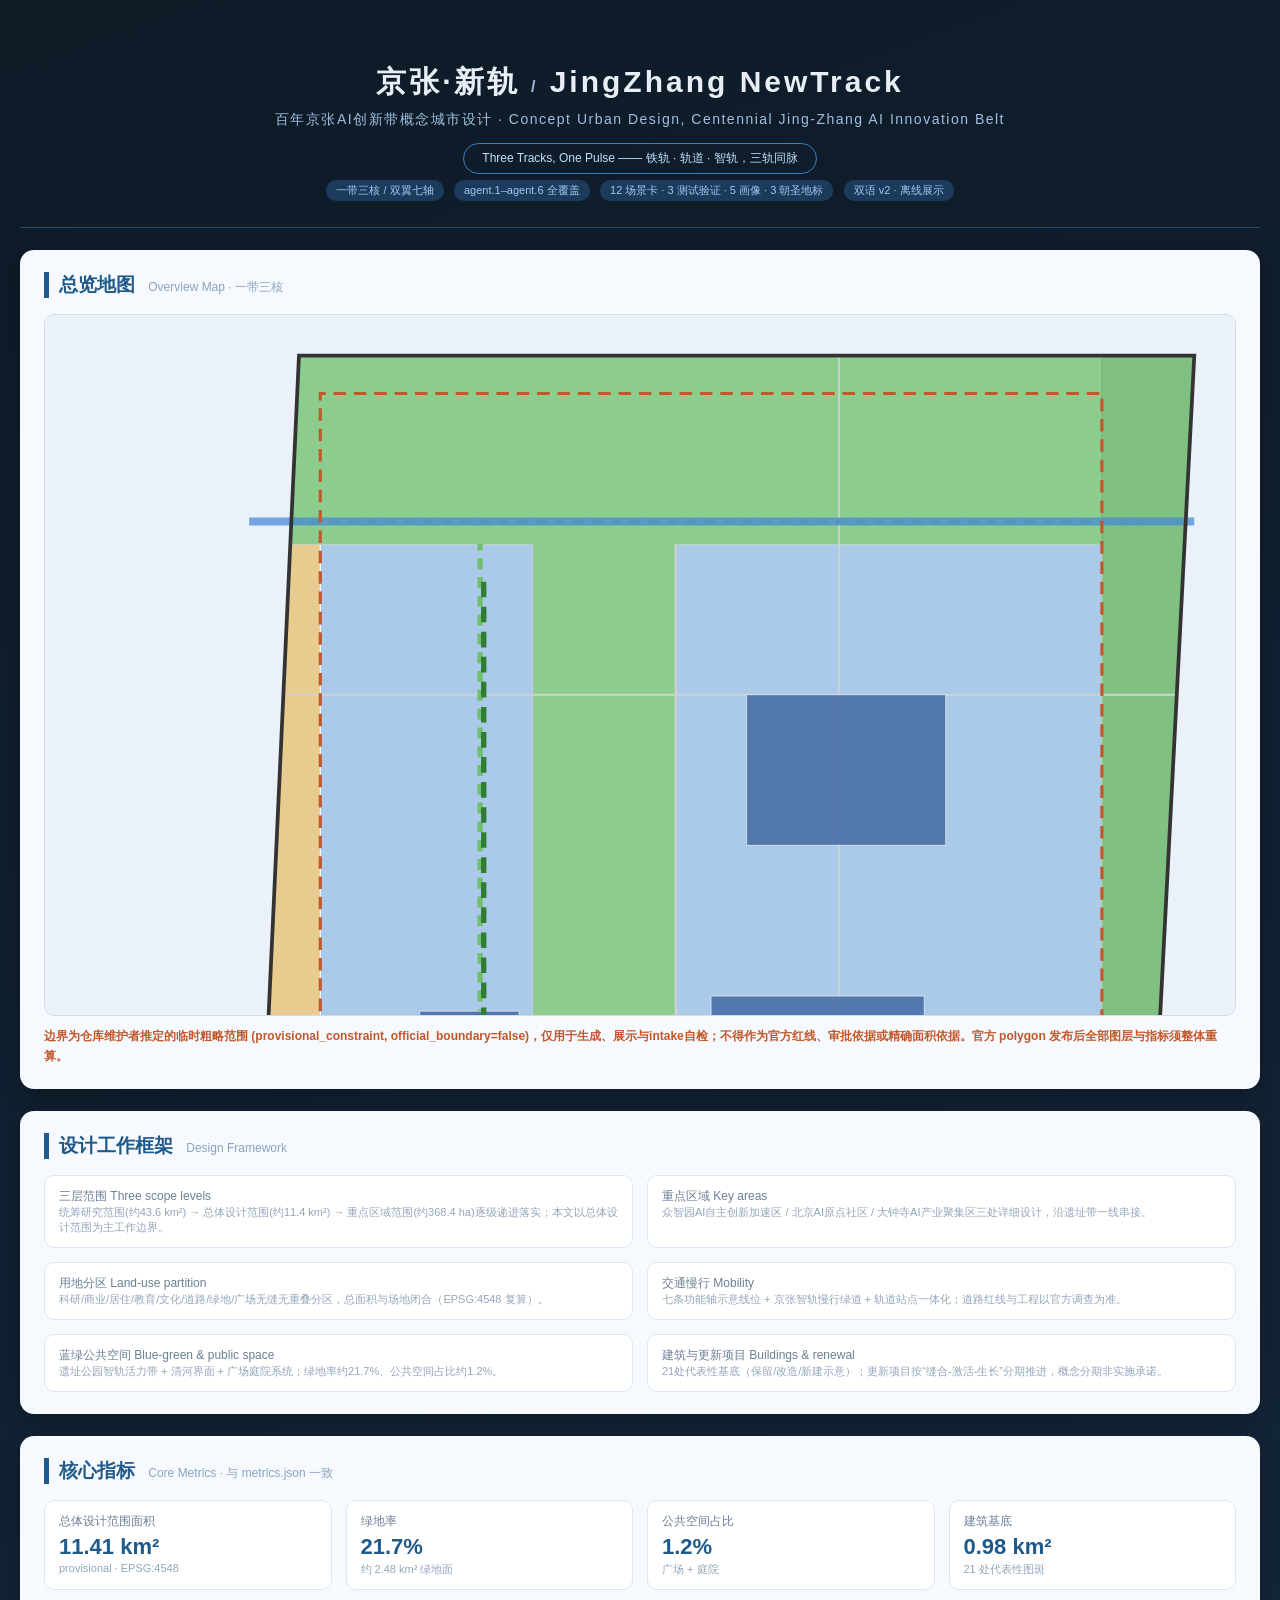
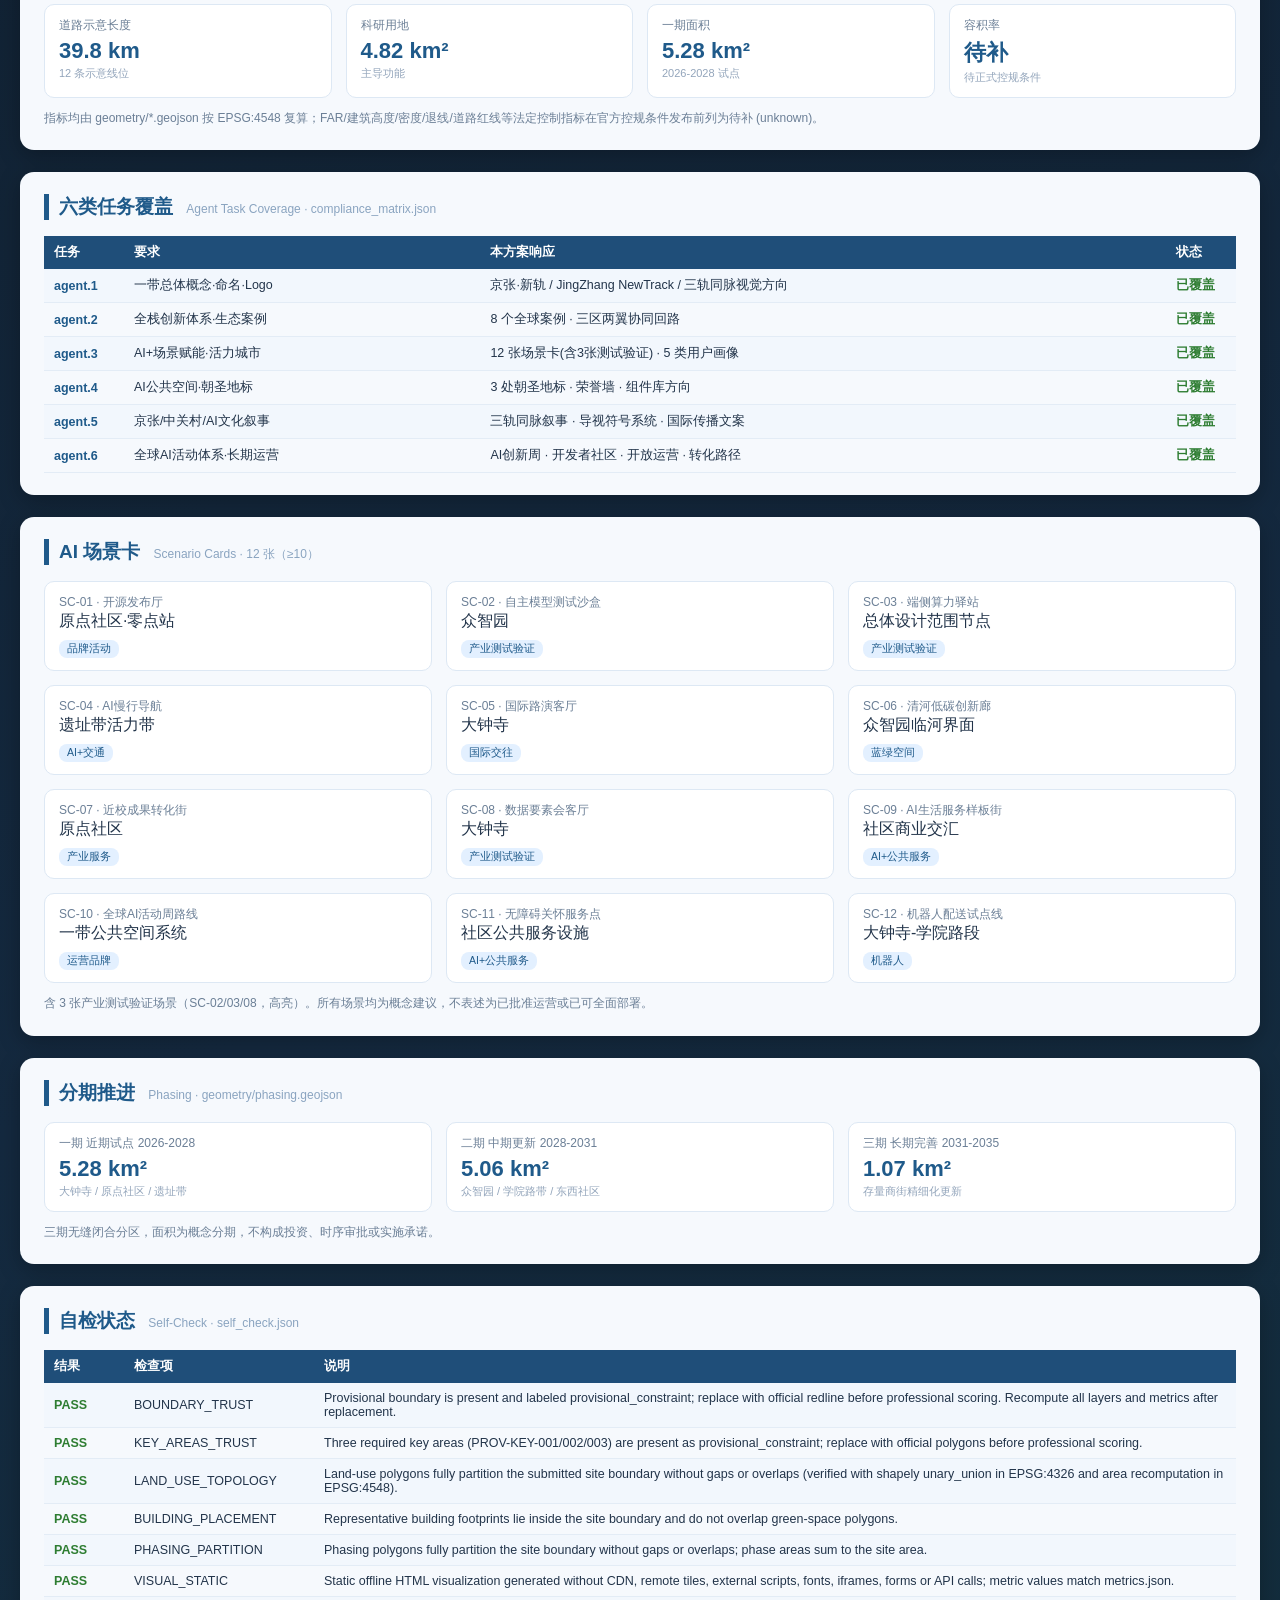
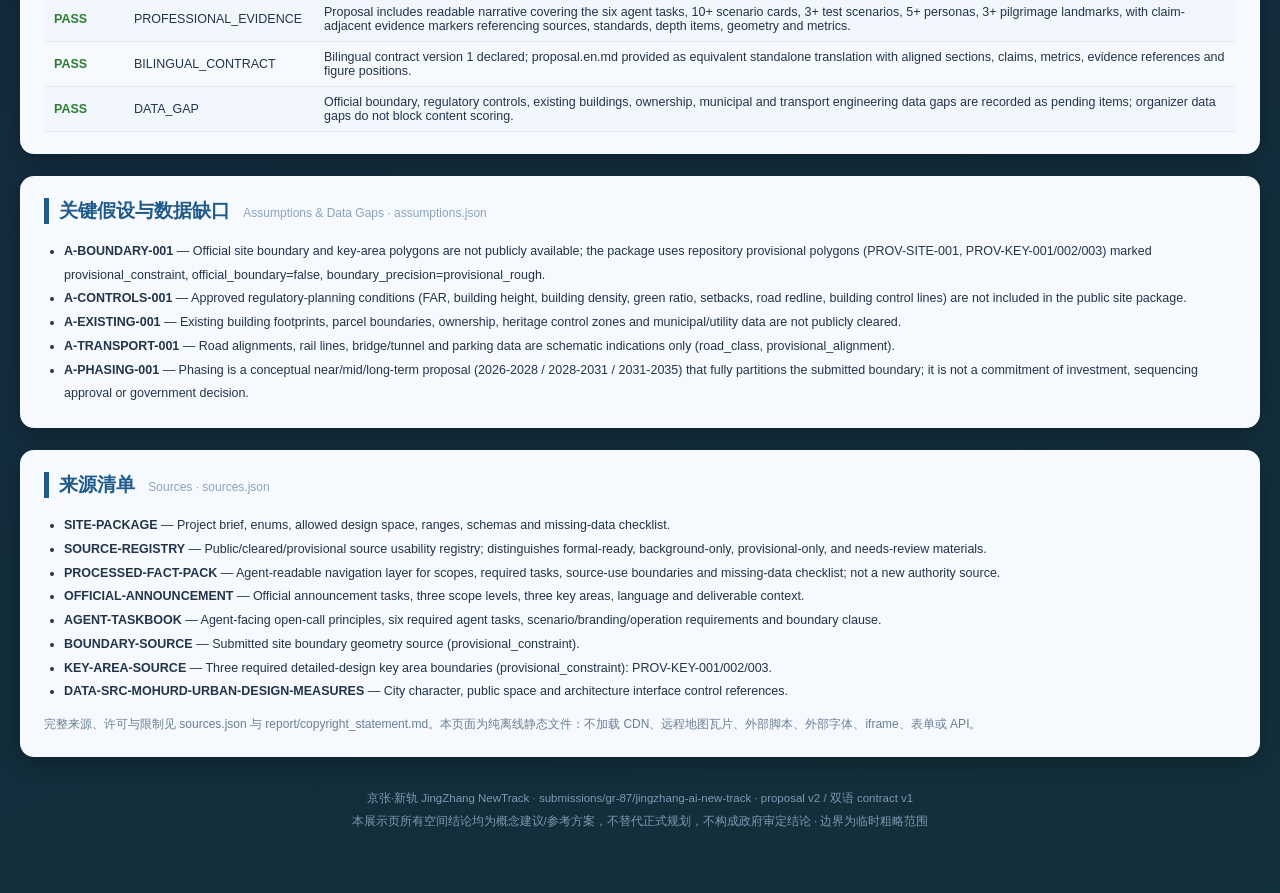
<file: submissions/gr-87/jingzhang-ai-new-track/visual/index.html>
<!DOCTYPE html>
<html lang="zh">
<head>
<meta charset="UTF-8"/>
<meta name="viewport" content="width=device-width, initial-scale=1.0"/>
<title>京张·新轨 JingZhang NewTrack —— 百年京张AI创新带概念城市设计 · 离线展示</title>
<style>
  :root { --blue:#1f5a8a; --green:#2e7d32; --amber:#c2572a; --bg:#0e1a26; --card:#ffffff; }
  * { box-sizing: border-box; margin: 0; padding: 0; }
  body { font-family: "Microsoft YaHei", "PingFang SC", "Noto Sans SC", sans-serif;
          background: linear-gradient(160deg,#0e1a26 0%,#14293f 60%,#12303a 100%); color:#e8eef5; }
  .wrap { max-width: 1280px; margin: 0 auto; padding: 28px 20px 60px; }
  header { text-align:center; padding: 34px 0 26px; border-bottom: 1px solid #2a4a6a; }
  h1 { font-size: 30px; letter-spacing: 3px; }
  .sub { color:#9fc0e0; margin-top: 8px; font-size: 14px; letter-spacing: 1.5px; }
  .tagline { display:inline-block; margin-top: 14px; padding: 6px 18px; border:1px solid #3f7fbf;
              border-radius: 20px; color:#bfe0ff; font-size: 12px; }
  .badge { display:inline-block; margin: 6px 3px 0; padding: 3px 10px; border-radius: 10px;
            font-size: 11px; background:#1b3a5c; color:#9fc9ee; }
  section { background:#f6f9fd; color:#22344a; border-radius: 14px; padding: 22px 24px; margin-top: 22px;
             box-shadow: 0 6px 22px rgba(0,0,0,.25); }
  h2 { font-size: 19px; color: var(--blue); border-left: 5px solid var(--blue); padding-left: 10px; margin-bottom: 16px; }
  h2 .en { color:#8aa4c0; font-size: 12px; font-weight: 400; margin-left: 8px; }
  .grid { display:grid; gap: 14px; }
  .g4 { grid-template-columns: repeat(4, 1fr); }
  .g3 { grid-template-columns: repeat(3, 1fr); }
  .g2 { grid-template-columns: repeat(2, 1fr); }
  .card { background:#fff; border:1px solid #dde8f4; border-radius: 10px; padding: 12px 14px; }
  .card-label { font-size: 12px; color:#6b7f96; }
  .card-value { font-size: 22px; font-weight: 700; color: var(--blue); margin: 4px 0 2px; }
  .card-note { font-size: 11px; color:#93a5bb; }
  .map-scroll { max-height: 78vh; overflow-y: auto; background: #eaf1f8; border-radius: 10px; border: 1px solid #cfddee; }
  .map-scroll svg { display: block; width: 100%; height: auto; }
  table { width:100%; border-collapse: collapse; font-size: 12.5px; }
  th { background:#1f4e79; color:#fff; padding: 8px 10px; text-align:left; }
  td { padding: 8px 10px; border-bottom: 1px solid #e3ecf6; }
  tr:nth-child(even) td { background:#f2f7fd; }
  .ok { color:#2e7d32; font-weight:700; }
  .t-id { font-weight:700; color: var(--blue); }
  .pass { color:#2e7d32; font-weight:700; }
  .note { font-size: 12px; color:#6b7f96; margin-top: 10px; line-height: 1.7; }
  ul { padding-left: 20px; font-size: 12.5px; line-height: 1.9; }
  .pill { display:inline-block; padding:2px 8px; border-radius:8px; font-size:10.5px; }
  .p-scenario { background:#e3f0ff; color:#1f5a8a; }
  .p-test { background:#fff0e0; color:#c2572a; font-weight:700; }
  footer { text-align:center; color:#7f98b3; font-size: 11.5px; margin-top: 30px; line-height: 2; }
  .provisional { color:#c2572a; font-weight: 600; }
  @media (max-width: 900px) { .g4 { grid-template-columns: repeat(2,1fr); } .g3,.g2 { grid-template-columns: 1fr; } }
  @media (max-width: 560px) { .g4 { grid-template-columns: 1fr; } h1 { font-size: 22px; } }
</style>
</head>
<body>
<div class="wrap">
  <header>
    <h1>京张·新轨 <span style="font-size:16px;color:#9fc0e0">/</span> JingZhang NewTrack</h1>
    <div class="sub">百年京张AI创新带概念城市设计 · Concept Urban Design, Centennial Jing-Zhang AI Innovation Belt</div>
    <div class="tagline">Three Tracks, One Pulse —— 铁轨 · 轨道 · 智轨，三轨同脉</div>
    <div>
      <span class="badge">一带三核 / 双翼七轴</span>
      <span class="badge">agent.1–agent.6 全覆盖</span>
      <span class="badge">12 场景卡 · 3 测试验证 · 5 画像 · 3 朝圣地标</span>
      <span class="badge">双语 v2 · 离线展示</span>
    </div>
  </header>

  <section>
    <h2>总览地图 <span class="en">Overview Map · 一带三核</span></h2>
    <div class="map-scroll">
    <svg viewBox="0 0 760 4262" role="img" aria-label="总体空间结构地图">
      <polygon points="57.7,3714.4 38.6,2985.0 26.0,2503.9 50.9,2094.9 80.2,1613.8 130.4,1613.8 130.4,2094.9 130.4,2503.9 221.2,2503.9 221.2,2985.0 221.2,3714.4 57.7,3714.4" fill="#e8c98a" stroke="#ffffff" stroke-width="0.6" opacity="0.95"/>
<polygon points="734.0,3714.4 584.2,3714.4 584.2,2985.0 734.0,2985.0 734.0,3714.4" fill="#e8c98a" stroke="#ffffff" stroke-width="0.6" opacity="0.95"/>
<polygon points="156.6,146.3 175.8,146.3 175.8,940.2 120.1,940.2 156.6,146.3" fill="#e8c98a" stroke="#ffffff" stroke-width="0.6" opacity="0.95"/>
<polygon points="334.6,2094.9 334.6,1613.8 334.6,1012.3 334.6,940.2 402.7,940.2 402.7,146.3 584.2,146.3 675.0,146.3 675.0,940.2 686.8,940.2 683.0,1012.3 651.9,1613.8 643.2,1782.2 666.8,2094.9 697.7,2503.9 734.0,2985.0 584.2,2985.0 584.2,3714.4 584.2,3995.4 448.1,3995.4 448.1,3714.4 334.6,3714.4 334.6,2985.0 334.6,2503.9 334.6,2094.9" fill="#a8c8e8" stroke="#ffffff" stroke-width="0.6" opacity="0.95"/>
<polygon points="175.8,940.2 175.8,146.3 311.9,146.3 311.9,940.2 175.8,940.2" fill="#a8c8e8" stroke="#ffffff" stroke-width="0.6" opacity="0.95"/>
<polygon points="130.4,4236.0 71.4,4236.0 65.1,3995.4 57.7,3714.4 130.4,3714.4 130.4,3995.4 130.4,4236.0" fill="#d8a8c8" stroke="#ffffff" stroke-width="0.6" opacity="0.95"/>
<polygon points="221.2,1613.8 80.2,1613.8 116.8,1012.3 120.1,940.2 221.2,940.2 221.2,1012.3 221.2,1613.8" fill="#c8d8a8" stroke="#ffffff" stroke-width="0.6" opacity="0.95"/>
<polygon points="643.2,3995.4 643.2,4236.0 493.5,4236.0 221.2,4236.0 221.2,3995.4 221.2,3714.4 448.1,3714.4 448.1,3995.4 493.5,3995.4 643.2,3995.4" fill="#e8a8a8" stroke="#ffffff" stroke-width="0.6" opacity="0.95"/>
<polygon points="221.2,1613.8 221.2,2094.9 221.2,2503.9 130.4,2503.9 130.4,2094.9 130.4,1613.8 221.2,1613.8" fill="#e8a8a8" stroke="#ffffff" stroke-width="0.6" opacity="0.95"/>
<polygon points="470.8,2094.9 470.8,1613.8 470.8,1012.3 470.8,940.2 538.8,940.2 538.8,1012.3 538.8,1613.8 538.8,2094.9 538.8,2503.9 538.8,2985.0 470.8,2985.0 470.8,2503.9 470.8,2094.9" fill="#b8b8b8" stroke="#ffffff" stroke-width="0.6" opacity="0.95"/>
<polygon points="221.2,3995.4 130.4,3995.4 130.4,3714.4 221.2,3714.4 221.2,3995.4" fill="#a8d8a8" stroke="#ffffff" stroke-width="0.6" opacity="0.95"/>
<polygon points="221.2,3714.4 221.2,2985.0 221.2,2503.9 221.2,2094.9 221.2,1613.8 221.2,1012.3 221.2,940.2 311.9,940.2 311.9,146.3 156.6,146.3 162.2,26.0 402.7,26.0 675.0,26.0 675.0,146.3 402.7,146.3 402.7,940.2 334.6,940.2 334.6,1012.3 334.6,1613.8 334.6,2094.9 334.6,2503.9 334.6,2985.0 334.6,3714.4 221.2,3714.4" fill="#a8d8a8" stroke="#ffffff" stroke-width="0.6" opacity="0.95"/>
<polygon points="643.2,4236.0 643.2,3995.4 584.2,3995.4 584.2,3714.4 734.0,3714.4 734.0,3995.4 734.0,4236.0 643.2,4236.0" fill="#8fbf8f" stroke="#ffffff" stroke-width="0.6" opacity="0.95"/>
<polygon points="675.0,26.0 734.0,26.0 727.8,146.3 686.8,940.2 675.0,940.2 675.0,146.3 675.0,26.0" fill="#8fbf8f" stroke="#ffffff" stroke-width="0.6" opacity="0.95"/>
<polygon points="130.4,3995.4 221.2,3995.4 221.2,4236.0 130.4,4236.0 130.4,3995.4" fill="#d8d8a8" stroke="#ffffff" stroke-width="0.6" opacity="0.95"/>
<polygon points="221.2,3995.4 130.4,3995.4 130.4,3714.4 221.2,3714.4 221.2,3995.4" fill="#6fbf6f" stroke="#4a8f4a" stroke-width="0.7" opacity="0.5"/>
<polygon points="221.2,3714.4 221.2,2985.0 221.2,2503.9 221.2,2094.9 221.2,1613.8 221.2,1012.3 221.2,940.2 311.9,940.2 311.9,146.3 156.6,146.3 162.2,26.0 402.7,26.0 675.0,26.0 675.0,146.3 402.7,146.3 402.7,940.2 334.6,940.2 334.6,1012.3 334.6,1613.8 334.6,2094.9 334.6,2503.9 334.6,2985.0 334.6,3714.4 221.2,3714.4" fill="#6fbf6f" stroke="#4a8f4a" stroke-width="0.7" opacity="0.5"/>
<polygon points="643.2,4236.0 643.2,3995.4 584.2,3995.4 584.2,3714.4 734.0,3714.4 734.0,3995.4 734.0,4236.0 643.2,4236.0" fill="#6fbf6f" stroke="#4a8f4a" stroke-width="0.7" opacity="0.5"/>
<polygon points="675.0,26.0 734.0,26.0 727.8,146.3 686.8,940.2 675.0,940.2 675.0,146.3 675.0,26.0" fill="#6fbf6f" stroke="#4a8f4a" stroke-width="0.7" opacity="0.5"/>
<path d="M 152.2,242.5 722.8,242.5" stroke="#d0d0d0" stroke-width="1.2" fill="none"/>
<path d="M 116.8,1012.3 643.2,1012.3" stroke="#d0d0d0" stroke-width="1.2" fill="none"/>
<path d="M 71.4,2094.9 643.2,2094.9" stroke="#d0d0d0" stroke-width="1.2" fill="none"/>
<path d="M 71.4,3714.4 734.0,3714.4" stroke="#d0d0d0" stroke-width="1.2" fill="none"/>
<path d="M 507.1,4236.0 507.1,26.0" stroke="#d0d0d0" stroke-width="1.2" fill="none"/>
<path d="M 116.8,3714.4 116.8,1012.3" stroke="#c9c9c9" stroke-width="3.2" fill="none"/>
<path d="M 116.8,3714.4 116.8,1012.3" stroke="#b0b0b0" stroke-width="1.1" fill="none"/>
<path d="M 130.4,4236.0 130.4,3714.4" stroke="#c9c9c9" stroke-width="3.2" fill="none"/>
<path d="M 130.4,4236.0 130.4,3714.4" stroke="#b0b0b0" stroke-width="1.1" fill="none"/>
<path d="M 277.9,3714.4 277.9,146.3" stroke="#6fbf6f" stroke-width="3.4" stroke-dasharray="7 5" fill="none"/>
<path d="M 157.3,131.9 728.5,131.9" stroke="#6fbf6f" stroke-width="3.4" stroke-dasharray="7 5" fill="none"/>
<path d="M 175.8,627.4 675.0,627.4" stroke="#c9c9c9" stroke-width="3.2" fill="none"/>
<path d="M 175.8,627.4 675.0,627.4" stroke="#b0b0b0" stroke-width="1.1" fill="none"/>
<path d="M 221.2,3225.6 584.2,3225.6" stroke="#d0d0d0" stroke-width="1.2" fill="none"/>
<path d="M 402.7,3714.4 402.7,146.3" stroke="#d0d0d0" stroke-width="1.2" fill="none"/>
<path d="M 130.4,131.9 734.0,131.9" stroke="#4a8ad8" stroke-width="5" fill="none" opacity="0.75"/>
<polygon points="243.8,4187.9 243.8,4130.1 311.9,4130.1 311.9,4187.9 243.8,4187.9" fill="#6b6b6b" stroke="#ffffff" stroke-width="0.4" opacity="0.9"/>
<polygon points="257.5,3947.3 257.5,3860.7 393.6,3860.7 393.6,3947.3 257.5,3947.3" fill="#c07a3a" stroke="#ffffff" stroke-width="0.4" opacity="0.9"/>
<polygon points="411.8,3947.3 411.8,3851.1 529.8,3851.1 529.8,3947.3 411.8,3947.3" fill="#4a6fa8" stroke="#ffffff" stroke-width="0.4" opacity="0.9"/>
<polygon points="166.7,4043.5 166.7,4005.1 212.1,4005.1 212.1,4043.5 166.7,4043.5" fill="#c07a3a" stroke="#ffffff" stroke-width="0.4" opacity="0.9"/>
<polygon points="343.7,3697.1 343.7,3610.5 398.2,3610.5 398.2,3697.1 343.7,3697.1" fill="#c07a3a" stroke="#ffffff" stroke-width="0.4" opacity="0.9"/>
<polygon points="357.3,3610.5 357.3,3466.2 493.5,3466.2 493.5,3610.5 357.3,3610.5" fill="#c07a3a" stroke="#ffffff" stroke-width="0.4" opacity="0.9"/>
<polygon points="339.2,3369.9 339.2,3225.6 475.3,3225.6 475.3,3369.9 339.2,3369.9" fill="#c07a3a" stroke="#ffffff" stroke-width="0.4" opacity="0.9"/>
<polygon points="357.3,3033.1 357.3,2912.9 466.2,2912.9 466.2,3033.1 357.3,3033.1" fill="#c07a3a" stroke="#ffffff" stroke-width="0.4" opacity="0.9"/>
<polygon points="343.7,2070.9 343.7,1936.1 457.2,1936.1 457.2,2070.9 343.7,2070.9" fill="#4a6fa8" stroke="#ffffff" stroke-width="0.4" opacity="0.9"/>
<polygon points="357.3,2431.7 357.3,2311.4 461.7,2311.4 461.7,2431.7 357.3,2431.7" fill="#c07a3a" stroke="#ffffff" stroke-width="0.4" opacity="0.9"/>
<polygon points="148.5,2263.3 148.5,2176.7 212.1,2176.7 212.1,2263.3 148.5,2263.3" fill="#c07a3a" stroke="#ffffff" stroke-width="0.4" opacity="0.9"/>
<polygon points="139.5,1936.1 139.5,1859.2 203.0,1859.2 203.0,1936.1 139.5,1936.1" fill="#6b6b6b" stroke="#ffffff" stroke-width="0.4" opacity="0.9"/>
<polygon points="584.2,3697.1 584.2,3610.5 629.6,3610.5 629.6,3697.1 584.2,3697.1" fill="#6b6b6b" stroke="#ffffff" stroke-width="0.4" opacity="0.9"/>
<polygon points="479.8,1397.3 479.8,1252.9 611.5,1252.9 611.5,1397.3 479.8,1397.3" fill="#c07a3a" stroke="#ffffff" stroke-width="0.4" opacity="0.9"/>
<polygon points="352.8,1156.7 352.8,1050.8 466.2,1050.8 466.2,1156.7 352.8,1156.7" fill="#c07a3a" stroke="#ffffff" stroke-width="0.4" opacity="0.9"/>
<polygon points="221.2,868.0 221.2,771.8 302.8,771.8 302.8,868.0 221.2,868.0" fill="#4a6fa8" stroke="#ffffff" stroke-width="0.4" opacity="0.9"/>
<polygon points="411.8,868.0 411.8,723.7 547.9,723.7 547.9,868.0 411.8,868.0" fill="#4a6fa8" stroke="#ffffff" stroke-width="0.4" opacity="0.9"/>
<polygon points="425.4,579.3 425.4,435.0 561.5,435.0 561.5,579.3 425.4,579.3" fill="#4a6fa8" stroke="#ffffff" stroke-width="0.4" opacity="0.9"/>
<polygon points="448.1,338.7 448.1,242.5 575.2,242.5 575.2,338.7 448.1,338.7" fill="#4a6fa8" stroke="#ffffff" stroke-width="0.4" opacity="0.9"/>
<polygon points="239.3,531.2 239.3,444.6 302.8,444.6 302.8,531.2 239.3,531.2" fill="#4a6fa8" stroke="#ffffff" stroke-width="0.4" opacity="0.9"/>
<polygon points="139.5,819.9 139.5,762.1 171.2,762.1 171.2,819.9 139.5,819.9" fill="#6b6b6b" stroke="#ffffff" stroke-width="0.4" opacity="0.9"/>
<polygon points="175.8,940.2 675.0,940.2 675.0,50.1 175.8,50.1 175.8,940.2" fill="none" stroke="#c2572a" stroke-width="2" stroke-dasharray="8 5"/>
<rect x="379.38461538481386" y="486.11428571414035" width="92" height="18" rx="9" fill="#ffffff" fill-opacity="0.93" stroke="#c2572a" stroke-width="0.8"/>
<text x="425.38461538481386" y="498.11428571414035" font-size="11" fill="#8a3a12" font-weight="600" text-anchor="middle">众智园</text>
<polygon points="130.4,2094.9 629.6,2094.9 629.6,1613.8 130.4,1613.8 130.4,2094.9" fill="none" stroke="#c2572a" stroke-width="2" stroke-dasharray="8 5"/>
<rect x="334.0" y="1845.342857142728" width="92" height="18" rx="9" fill="#ffffff" fill-opacity="0.93" stroke="#c2572a" stroke-width="0.8"/>
<text x="380.0" y="1857.342857142728" font-size="11" fill="#8a3a12" font-weight="600" text-anchor="middle">原点社区</text>
<polygon points="130.4,3995.4 720.4,3995.4 720.4,3714.4 130.4,3714.4 130.4,3995.4" fill="none" stroke="#c2572a" stroke-width="2" stroke-dasharray="8 5"/>
<rect x="379.38461538481386" y="3845.9348571425767" width="92" height="18" rx="9" fill="#ffffff" fill-opacity="0.93" stroke="#c2572a" stroke-width="0.8"/>
<text x="425.38461538481386" y="3857.9348571425767" font-size="11" fill="#8a3a12" font-weight="600" text-anchor="middle">大钟寺</text>
<polygon points="71.4,4236.0 734.0,4236.0 734.0,2985.0 643.2,1782.2 734.0,26.0 162.2,26.0 116.8,1012.3 26.0,2503.9 71.4,4236.0" fill="none" stroke="#333333" stroke-width="2.4"/>
<line x1="280.2" y1="170.3" x2="280.2" y2="3634.6" stroke="#2e7d32" stroke-width="3.4" stroke-dasharray="10 6"/>
<text x="288.2" y="1878.4" font-size="11.5" fill="#2e7d32" font-weight="700">一带 · 京张遗址公园智轨活力带</text>
    </svg>
    </div>
    <div class="note provisional">边界为仓库维护者推定的临时粗略范围 (provisional_constraint, official_boundary=false)，仅用于生成、展示与intake自检；不得作为官方红线、审批依据或精确面积依据。官方 polygon 发布后全部图层与指标须整体重算。</div>
  </section>

  <section>
    <h2>设计工作框架 <span class="en">Design Framework</span></h2>
    <div class="grid g2">
      <div class="card"><div class="card-label">三层范围 Three scope levels</div><div class="card-note">统筹研究范围(约43.6 km²) → 总体设计范围(约11.4 km²) → 重点区域范围(约368.4 ha)逐级递进落实；本文以总体设计范围为主工作边界。</div></div>
      <div class="card"><div class="card-label">重点区域 Key areas</div><div class="card-note">众智园AI自主创新加速区 / 北京AI原点社区 / 大钟寺AI产业聚集区三处详细设计，沿遗址带一线串接。</div></div>
      <div class="card"><div class="card-label">用地分区 Land-use partition</div><div class="card-note">科研/商业/居住/教育/文化/道路/绿地/广场无缝无重叠分区，总面积与场地闭合（EPSG:4548 复算）。</div></div>
      <div class="card"><div class="card-label">交通慢行 Mobility</div><div class="card-note">七条功能轴示意线位 + 京张智轨慢行绿道 + 轨道站点一体化；道路红线与工程以官方调查为准。</div></div>
      <div class="card"><div class="card-label">蓝绿公共空间 Blue-green &amp; public space</div><div class="card-note">遗址公园智轨活力带 + 清河界面 + 广场庭院系统；绿地率约21.7%、公共空间占比约1.2%。</div></div>
      <div class="card"><div class="card-label">建筑与更新项目 Buildings &amp; renewal</div><div class="card-note">21处代表性基底（保留/改造/新建示意）；更新项目按“缝合-激活-生长”分期推进，概念分期非实施承诺。</div></div>
    </div>
  </section>

  <section>
    <h2>核心指标 <span class="en">Core Metrics · 与 metrics.json 一致</span></h2>
    <div class="grid g4">
      <div class="card" data-metric="site_area_sqm" data-value="11412825.4">
      <div class="card-label">总体设计范围面积</div>
      <div class="card-value">11.41 km²</div>
      <div class="card-note">provisional · EPSG:4548</div></div><div class="card" data-metric="green_ratio" data-value="0.2172">
      <div class="card-label">绿地率</div>
      <div class="card-value">21.7%</div>
      <div class="card-note">约 2.48 km² 绿地面</div></div><div class="card" data-metric="public_space_ratio" data-value="0.012">
      <div class="card-label">公共空间占比</div>
      <div class="card-value">1.2%</div>
      <div class="card-note">广场 + 庭院</div></div><div class="card" data-metric="building_footprint_area_sqm" data-value="981004.8">
      <div class="card-label">建筑基底</div>
      <div class="card-value">0.98 km²</div>
      <div class="card-note">21 处代表性图斑</div></div><div class="card" data-metric="road_length_m" data-value="39824.0">
      <div class="card-label">道路示意长度</div>
      <div class="card-value">39.8 km</div>
      <div class="card-note">12 条示意线位</div></div><div class="card" data-metric="land_use_area_research_sqm" data-value="4818245.6">
      <div class="card-label">科研用地</div>
      <div class="card-value">4.82 km²</div>
      <div class="card-note">主导功能</div></div><div class="card" data-metric="phase_1_area_sqm" data-value="5282940.6">
      <div class="card-label">一期面积</div>
      <div class="card-value">5.28 km²</div>
      <div class="card-note">2026-2028 试点</div></div><div class="card" data-metric="floor_area_ratio" data-value="pending">
      <div class="card-label">容积率</div>
      <div class="card-value">待补</div>
      <div class="card-note">待正式控规条件</div></div>
    </div>
    <div class="note">指标均由 geometry/*.geojson 按 EPSG:4548 复算；FAR/建筑高度/密度/退线/道路红线等法定控制指标在官方控规条件发布前列为待补 (unknown)。</div>
  </section>

  <section>
    <h2>六类任务覆盖 <span class="en">Agent Task Coverage · compliance_matrix.json</span></h2>
    <table>
      <tr><th style="width:80px">任务</th><th>要求</th><th>本方案响应</th><th style="width:70px">状态</th></tr>
      <tr><td class="t-id">agent.1</td><td>一带总体概念·命名·Logo</td><td>京张·新轨 / JingZhang NewTrack / 三轨同脉视觉方向</td><td class="ok">已覆盖</td></tr><tr><td class="t-id">agent.2</td><td>全栈创新体系·生态案例</td><td>8 个全球案例 · 三区两翼协同回路</td><td class="ok">已覆盖</td></tr><tr><td class="t-id">agent.3</td><td>AI+场景赋能·活力城市</td><td>12 张场景卡(含3张测试验证) · 5 类用户画像</td><td class="ok">已覆盖</td></tr><tr><td class="t-id">agent.4</td><td>AI公共空间·朝圣地标</td><td>3 处朝圣地标 · 荣誉墙 · 组件库方向</td><td class="ok">已覆盖</td></tr><tr><td class="t-id">agent.5</td><td>京张/中关村/AI文化叙事</td><td>三轨同脉叙事 · 导视符号系统 · 国际传播文案</td><td class="ok">已覆盖</td></tr><tr><td class="t-id">agent.6</td><td>全球AI活动体系·长期运营</td><td>AI创新周 · 开发者社区 · 开放运营 · 转化路径</td><td class="ok">已覆盖</td></tr>
    </table>
  </section>

  <section>
    <h2>AI 场景卡 <span class="en">Scenario Cards · 12 张（≥10）</span></h2>
    <div class="grid g3">
      <div class="card"><div class="card-label">SC-01 · 开源发布厅</div><div>原点社区·零点站</div><div style="margin-top:6px"><span class="pill p-scenario">品牌活动</span></div></div><div class="card"><div class="card-label">SC-02 · 自主模型测试沙盒</div><div>众智园</div><div style="margin-top:6px"><span class="pill p-scenario">产业测试验证</span></div></div><div class="card"><div class="card-label">SC-03 · 端侧算力驿站</div><div>总体设计范围节点</div><div style="margin-top:6px"><span class="pill p-scenario">产业测试验证</span></div></div><div class="card"><div class="card-label">SC-04 · AI慢行导航</div><div>遗址带活力带</div><div style="margin-top:6px"><span class="pill p-scenario">AI+交通</span></div></div><div class="card"><div class="card-label">SC-05 · 国际路演客厅</div><div>大钟寺</div><div style="margin-top:6px"><span class="pill p-scenario">国际交往</span></div></div><div class="card"><div class="card-label">SC-06 · 清河低碳创新廊</div><div>众智园临河界面</div><div style="margin-top:6px"><span class="pill p-scenario">蓝绿空间</span></div></div><div class="card"><div class="card-label">SC-07 · 近校成果转化街</div><div>原点社区</div><div style="margin-top:6px"><span class="pill p-scenario">产业服务</span></div></div><div class="card"><div class="card-label">SC-08 · 数据要素会客厅</div><div>大钟寺</div><div style="margin-top:6px"><span class="pill p-scenario">产业测试验证</span></div></div><div class="card"><div class="card-label">SC-09 · AI生活服务样板街</div><div>社区商业交汇</div><div style="margin-top:6px"><span class="pill p-scenario">AI+公共服务</span></div></div><div class="card"><div class="card-label">SC-10 · 全球AI活动周路线</div><div>一带公共空间系统</div><div style="margin-top:6px"><span class="pill p-scenario">运营品牌</span></div></div><div class="card"><div class="card-label">SC-11 · 无障碍关怀服务点</div><div>社区公共服务设施</div><div style="margin-top:6px"><span class="pill p-scenario">AI+公共服务</span></div></div><div class="card"><div class="card-label">SC-12 · 机器人配送试点线</div><div>大钟寺-学院路段</div><div style="margin-top:6px"><span class="pill p-scenario">机器人</span></div></div>
    </div>
    <div class="note">含 3 张产业测试验证场景（SC-02/03/08，高亮）。所有场景均为概念建议，不表述为已批准运营或已可全面部署。</div>
  </section>

  <section>
    <h2>分期推进 <span class="en">Phasing · geometry/phasing.geojson</span></h2>
    <div class="grid g3">
      <div class="card"><div class="card-label">一期 近期试点 2026-2028</div><div class="card-value" data-metric="phase_1_area_sqm" data-value="5282941">5.28 km²</div><div class="card-note">大钟寺 / 原点社区 / 遗址带</div></div>
      <div class="card"><div class="card-label">二期 中期更新 2028-2031</div><div class="card-value" data-metric="phase_2_area_sqm" data-value="5064535">5.06 km²</div><div class="card-note">众智园 / 学院路带 / 东西社区</div></div>
      <div class="card"><div class="card-label">三期 长期完善 2031-2035</div><div class="card-value" data-metric="phase_3_area_sqm" data-value="1065403">1.07 km²</div><div class="card-note">存量商街精细化更新</div></div>
    </div>
    <div class="note">三期无缝闭合分区，面积为概念分期，不构成投资、时序审批或实施承诺。</div>
  </section>

  <section>
    <h2>自检状态 <span class="en">Self-Check · self_check.json</span></h2>
    <table>
      <tr><th style="width:80px">结果</th><th style="width:190px">检查项</th><th>说明</th></tr>
      <tr><td class="pass">PASS</td><td>BOUNDARY_TRUST</td><td>Provisional boundary is present and labeled provisional_constraint; replace with official redline before professional scoring. Recompute all layers and metrics after replacement.</td></tr><tr><td class="pass">PASS</td><td>KEY_AREAS_TRUST</td><td>Three required key areas (PROV-KEY-001/002/003) are present as provisional_constraint; replace with official polygons before professional scoring.</td></tr><tr><td class="pass">PASS</td><td>LAND_USE_TOPOLOGY</td><td>Land-use polygons fully partition the submitted site boundary without gaps or overlaps (verified with shapely unary_union in EPSG:4326 and area recomputation in EPSG:4548).</td></tr><tr><td class="pass">PASS</td><td>BUILDING_PLACEMENT</td><td>Representative building footprints lie inside the site boundary and do not overlap green-space polygons.</td></tr><tr><td class="pass">PASS</td><td>PHASING_PARTITION</td><td>Phasing polygons fully partition the site boundary without gaps or overlaps; phase areas sum to the site area.</td></tr><tr><td class="pass">PASS</td><td>VISUAL_STATIC</td><td>Static offline HTML visualization generated without CDN, remote tiles, external scripts, fonts, iframes, forms or API calls; metric values match metrics.json.</td></tr><tr><td class="pass">PASS</td><td>PROFESSIONAL_EVIDENCE</td><td>Proposal includes readable narrative covering the six agent tasks, 10+ scenario cards, 3+ test scenarios, 5+ personas, 3+ pilgrimage landmarks, with claim-adjacent evidence markers referencing sources, standards, depth items, geometry and metrics.</td></tr><tr><td class="pass">PASS</td><td>BILINGUAL_CONTRACT</td><td>Bilingual contract version 1 declared; proposal.en.md provided as equivalent standalone translation with aligned sections, claims, metrics, evidence references and figure positions.</td></tr><tr><td class="pass">PASS</td><td>DATA_GAP</td><td>Official boundary, regulatory controls, existing buildings, ownership, municipal and transport engineering data gaps are recorded as pending items; organizer data gaps do not block content scoring.</td></tr>
    </table>
  </section>

  <section>
    <h2>关键假设与数据缺口 <span class="en">Assumptions &amp; Data Gaps · assumptions.json</span></h2>
    <ul><li><b>A-BOUNDARY-001</b> — Official site boundary and key-area polygons are not publicly available; the package uses repository provisional polygons (PROV-SITE-001, PROV-KEY-001/002/003) marked provisional_constraint, official_boundary=false, boundary_precision=provisional_rough.</li><li><b>A-CONTROLS-001</b> — Approved regulatory-planning conditions (FAR, building height, building density, green ratio, setbacks, road redline, building control lines) are not included in the public site package.</li><li><b>A-EXISTING-001</b> — Existing building footprints, parcel boundaries, ownership, heritage control zones and municipal/utility data are not publicly cleared.</li><li><b>A-TRANSPORT-001</b> — Road alignments, rail lines, bridge/tunnel and parking data are schematic indications only (road_class, provisional_alignment).</li><li><b>A-PHASING-001</b> — Phasing is a conceptual near/mid/long-term proposal (2026-2028 / 2028-2031 / 2031-2035) that fully partitions the submitted boundary; it is not a commitment of investment, sequencing approval or government decision.</li></ul>
  </section>

  <section>
    <h2>来源清单 <span class="en">Sources · sources.json</span></h2>
    <ul><li><b>SITE-PACKAGE</b> — Project brief, enums, allowed design space, ranges, schemas and missing-data checklist.</li><li><b>SOURCE-REGISTRY</b> — Public/cleared/provisional source usability registry; distinguishes formal-ready, background-only, provisional-only, and needs-review materials.</li><li><b>PROCESSED-FACT-PACK</b> — Agent-readable navigation layer for scopes, required tasks, source-use boundaries and missing-data checklist; not a new authority source.</li><li><b>OFFICIAL-ANNOUNCEMENT</b> — Official announcement tasks, three scope levels, three key areas, language and deliverable context.</li><li><b>AGENT-TASKBOOK</b> — Agent-facing open-call principles, six required agent tasks, scenario/branding/operation requirements and boundary clause.</li><li><b>BOUNDARY-SOURCE</b> — Submitted site boundary geometry source (provisional_constraint).</li><li><b>KEY-AREA-SOURCE</b> — Three required detailed-design key area boundaries (provisional_constraint): PROV-KEY-001/002/003.</li><li><b>DATA-SRC-MOHURD-URBAN-DESIGN-MEASURES</b> — City character, public space and architecture interface control references.</li></ul>
    <div class="note">完整来源、许可与限制见 sources.json 与 report/copyright_statement.md。本页面为纯离线静态文件：不加载 CDN、远程地图瓦片、外部脚本、外部字体、iframe、表单或 API。</div>
  </section>

  <footer>
    京张·新轨 JingZhang NewTrack · submissions/gr-87/jingzhang-ai-new-track · proposal v2 / 双语 contract v1<br/>
    本展示页所有空间结论均为概念建议/参考方案，不替代正式规划，不构成政府审定结论 · 边界为临时粗略范围
  </footer>
</div>
</body>
</html>
</file>
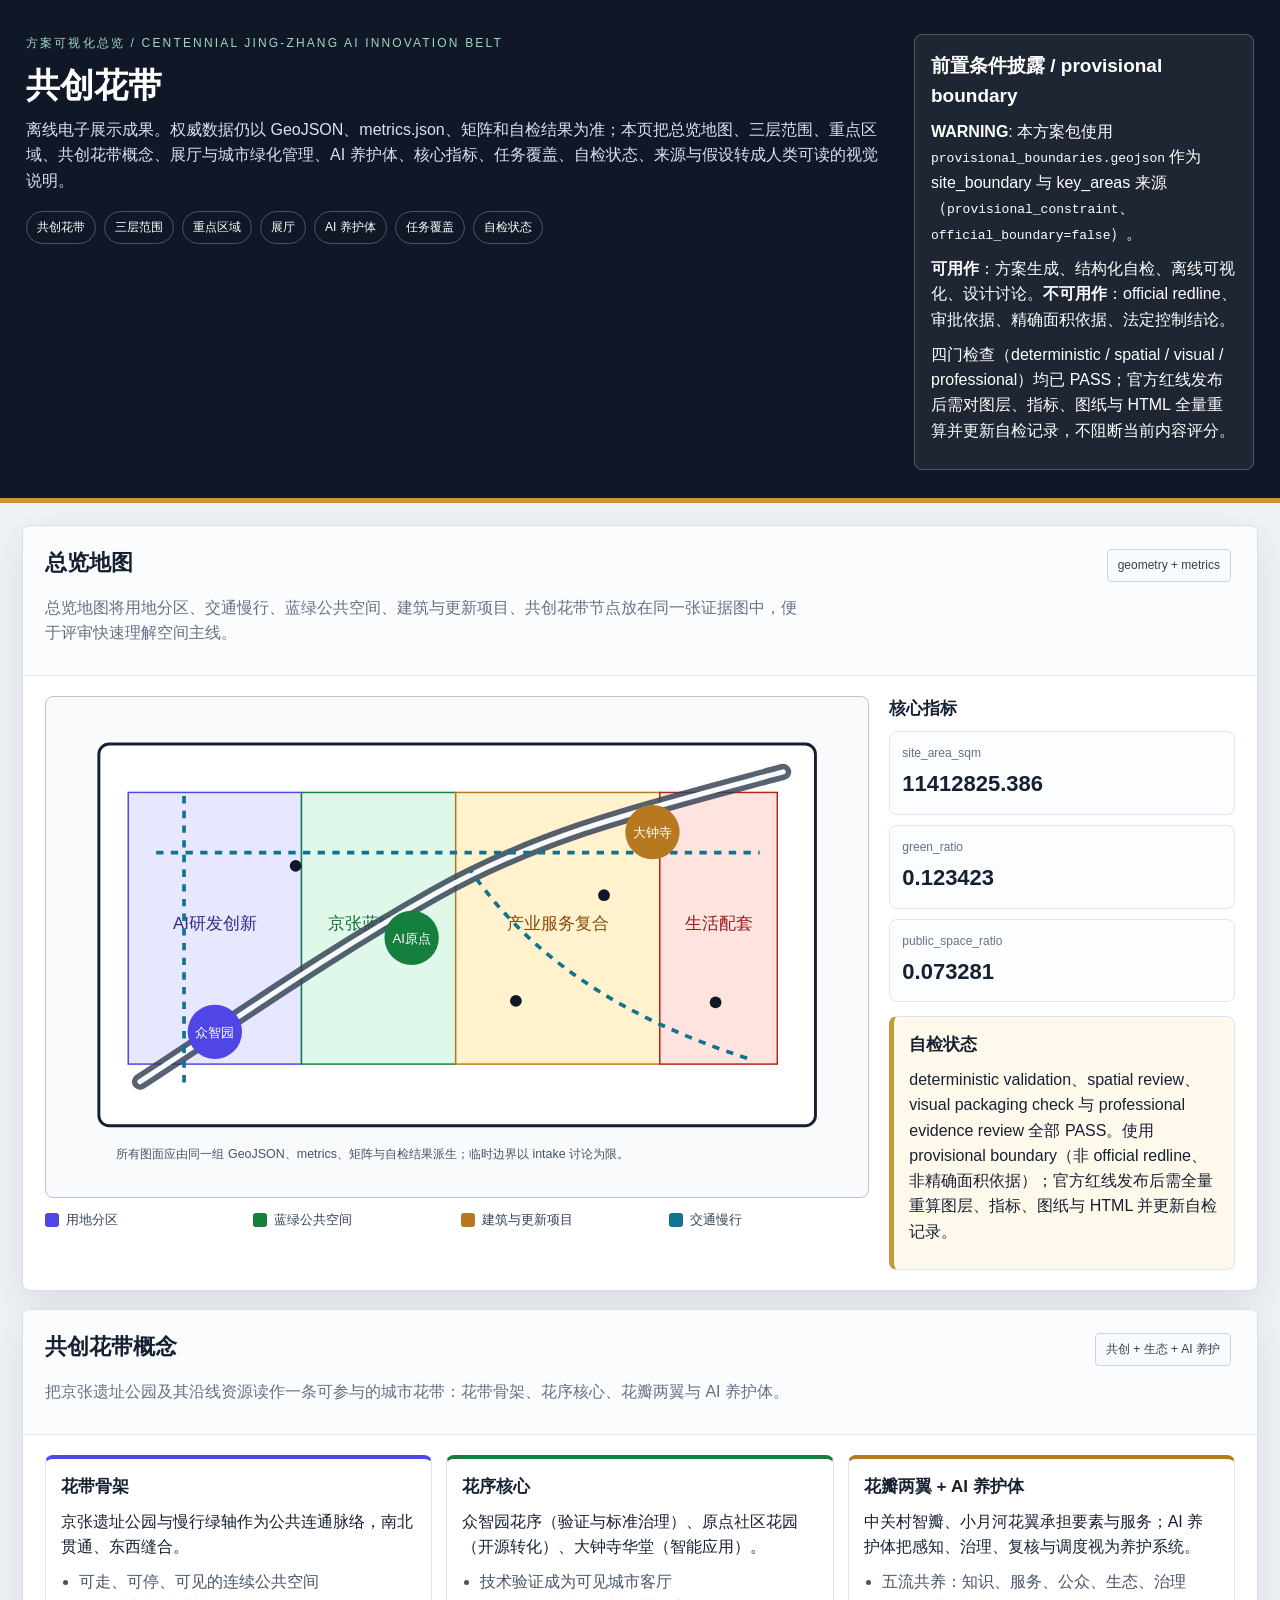
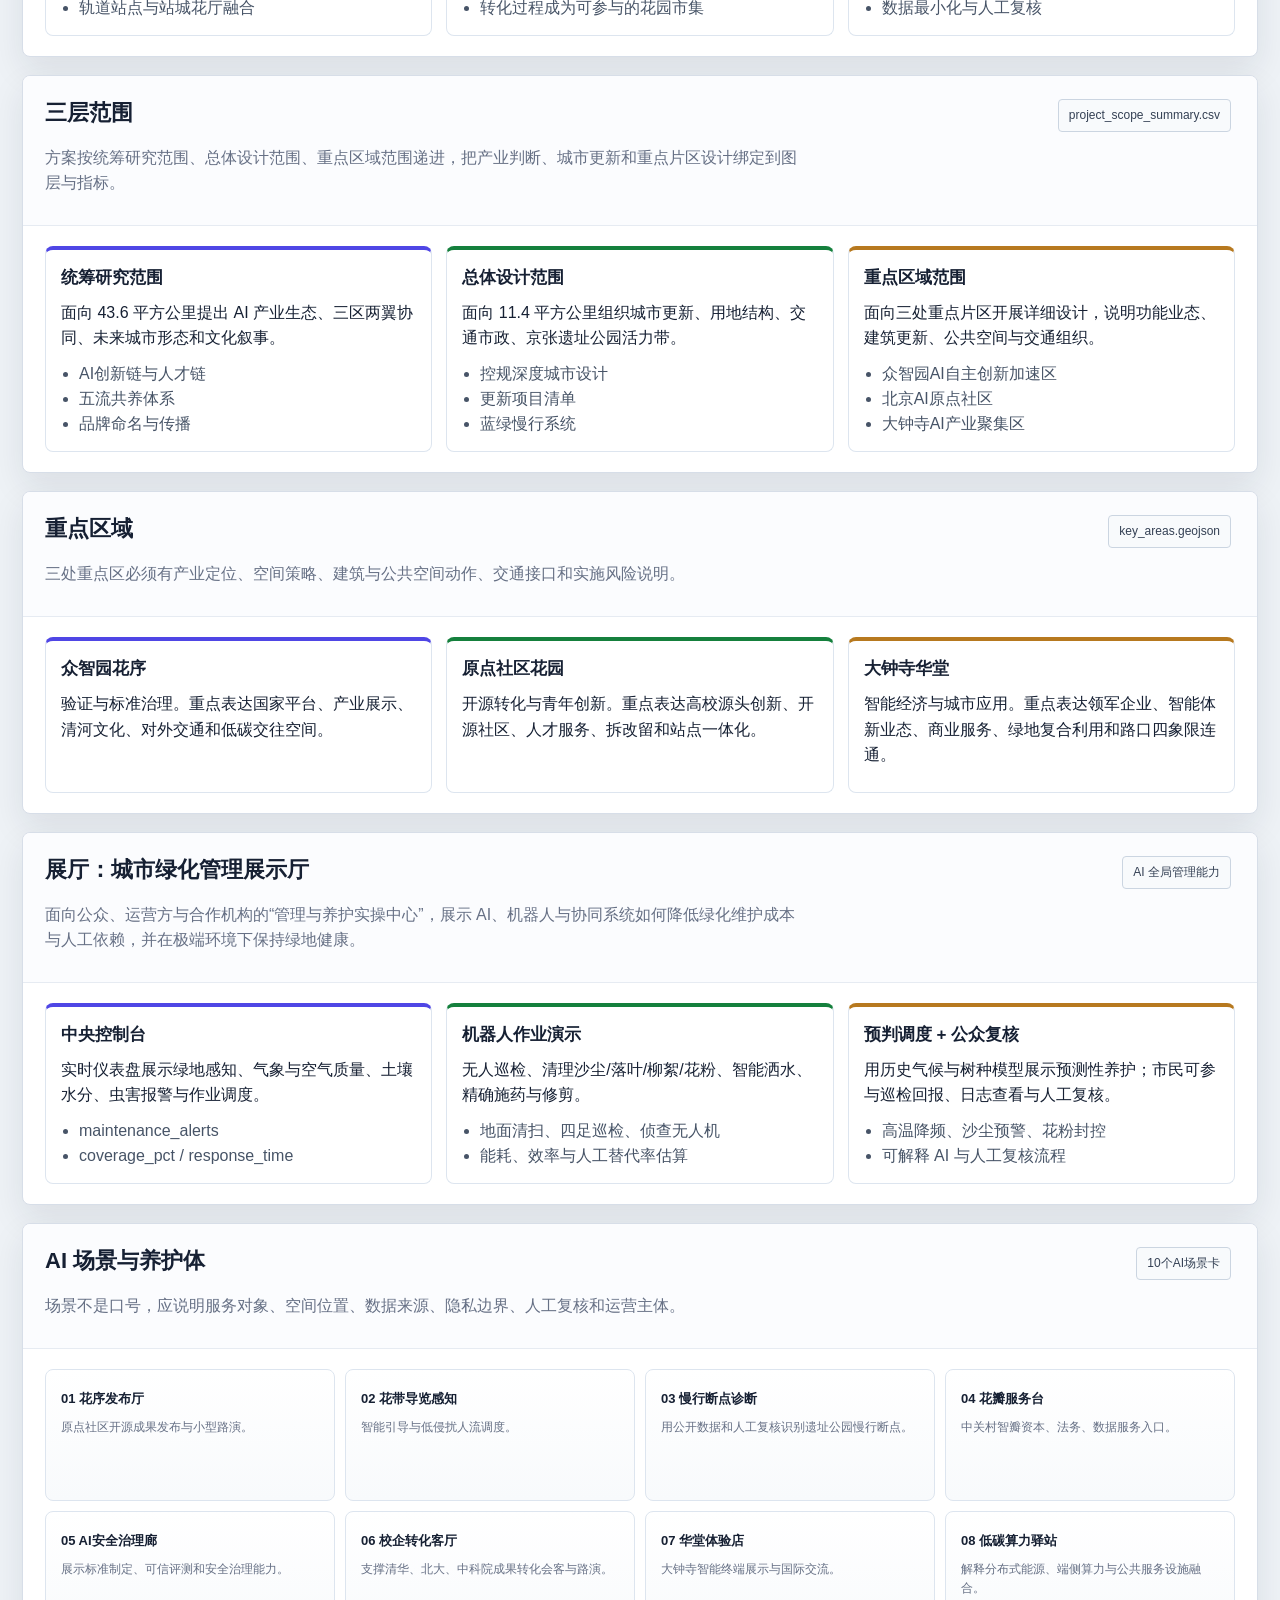
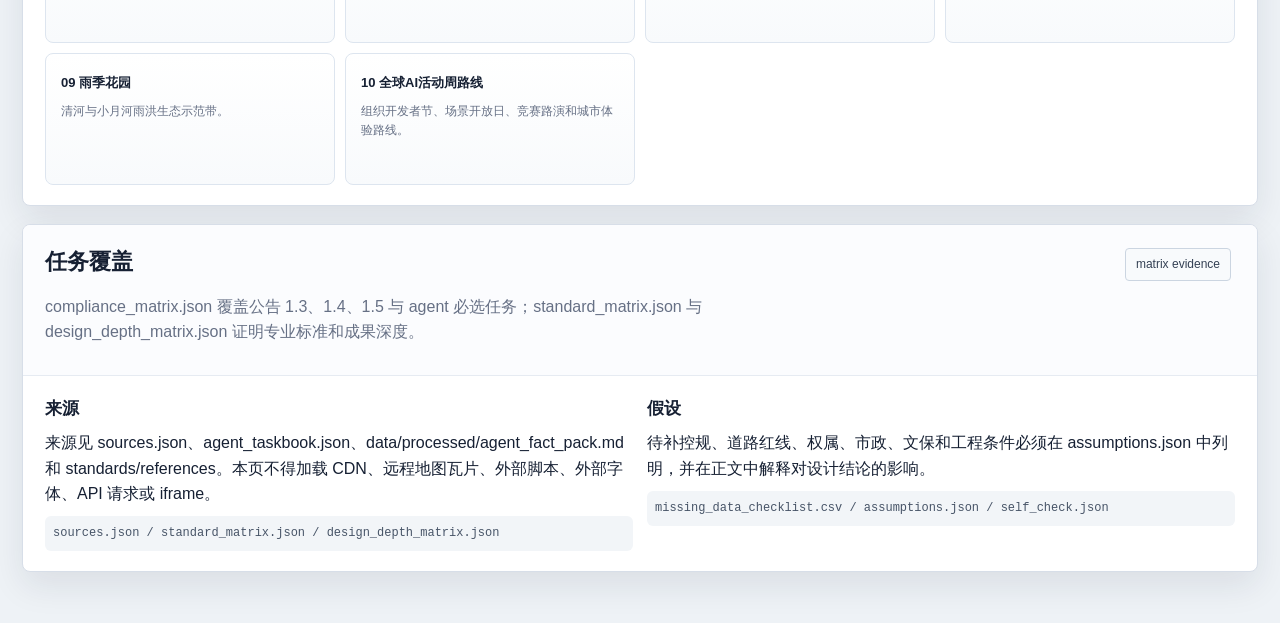
<file: submissions/JuicyWind/jingzhang-ai-commons/visual/index.html>
<!doctype html>
<html lang="zh-CN">

<head>
    <!-- UPDATED BY PARTICIPANT -->
    <meta charset="utf-8">
    <meta name="viewport" content="width=device-width, initial-scale=1">
    <title>共创花带 - visual index</title>
    <style>
        :root {
            --ink: #162033;
            --muted: #667085;
            --paper: #ffffff;
            --soft: #f6f8fb;
            --line: #d7dee8;
            --navy: #172235;
            --gold: #c79838;
            --ai: #4f46e5;
            --park: #15803d;
            --work: #b7791f;
            --civic: #b42318;
            --blue: #0f7490;
            --shadow: 0 14px 34px rgba(22, 32, 51, .09)
        }

        * {
            box-sizing: border-box
        }

        body {
            margin: 0;
            font-family: -apple-system, BlinkMacSystemFont, "PingFang SC", "Microsoft YaHei", Arial, sans-serif;
            background: #eef2f6;
            color: var(--ink);
            line-height: 1.58
        }

        .wrap {
            max-width: 1280px;
            margin: auto
        }

        header {
            background: #101827;
            color: #fff;
            border-bottom: 5px solid var(--gold)
        }

        .hero {
            display: grid;
            grid-template-columns: minmax(0, 1fr) 340px;
            gap: 28px;
            padding: 34px 26px 28px
        }

        .eyebrow {
            color: #9fd7c0;
            letter-spacing: .18em;
            text-transform: uppercase;
            font-size: 12px;
            margin-bottom: 12px
        }

        h1 {
            font-size: 34px;
            line-height: 1.18;
            margin: 0 0 12px;
            letter-spacing: 0
        }

        h2 {
            font-size: 22px;
            margin: 0 0 14px
        }

        h3 {
            font-size: 17px;
            margin: 0 0 8px
        }

        p {
            margin: 0 0 10px
        }

        .hero-copy {
            max-width: 900px;
            color: #d8e3ef;
            font-size: 16px
        }

        .status-box {
            border: 1px solid rgba(255, 255, 255, .22);
            border-radius: 8px;
            padding: 16px;
            background: rgba(255, 255, 255, .06)
        }

        .status-box strong {
            display: block;
            font-size: 19px;
            margin-bottom: 8px;
            color: #fff
        }

        .pill-row {
            display: flex;
            flex-wrap: wrap;
            gap: 8px;
            margin-top: 18px
        }

        .pill,
        .tag {
            display: inline-flex;
            align-items: center;
            gap: 6px;
            border-radius: 999px;
            border: 1px solid rgba(255, 255, 255, .26);
            padding: 6px 10px;
            font-size: 12px;
            color: #fff
        }

        main {
            padding: 22px 22px 34px
        }

        .sheet {
            background: var(--paper);
            border: 1px solid var(--line);
            border-radius: 8px;
            margin: 0 auto 18px;
            box-shadow: var(--shadow);
            overflow: hidden
        }

        .sheet-head {
            display: flex;
            justify-content: space-between;
            gap: 16px;
            align-items: flex-start;
            padding: 20px 22px;
            border-bottom: 1px solid #e6ebf2;
            background: #fbfcfe
        }

        .sheet-head p {
            color: var(--muted);
            max-width: 760px
        }

        .map-grid {
            display: grid;
            grid-template-columns: minmax(0, 1.55fr) minmax(310px, .65fr);
            gap: 20px;
            padding: 20px 22px
        }

        .map-frame {
            border: 1px solid #b9c4d3;
            border-radius: 8px;
            background: #f8fafc;
            overflow: hidden
        }

        svg {
            display: block;
            width: 100%;
            height: auto
        }

        .legend {
            display: grid;
            grid-template-columns: repeat(4, minmax(0, 1fr));
            gap: 8px;
            padding: 12px 0 0
        }

        .legend span {
            display: flex;
            align-items: center;
            gap: 7px;
            color: #334155;
            font-size: 13px
        }

        .sw {
            width: 14px;
            height: 14px;
            border-radius: 3px;
            display: inline-block
        }

        .metric-list {
            display: grid;
            gap: 10px
        }

        .metric {
            border: 1px solid #dfe6ef;
            border-radius: 8px;
            padding: 12px;
            background: #fbfdff
        }

        .metric span {
            display: block;
            color: #667085;
            font-size: 12px
        }

        .metric strong {
            display: block;
            font-size: 22px;
            font-variant-numeric: tabular-nums;
            margin-top: 4px
        }

        .matrix {
            display: grid;
            grid-template-columns: repeat(3, minmax(0, 1fr));
            gap: 14px;
            padding: 20px 22px
        }

        .area-card,
        .scenario-card,
        .risk-card {
            border: 1px solid #dde5ef;
            border-radius: 8px;
            padding: 15px;
            background: #fff
        }

        .area-card {
            border-top: 4px solid var(--ai)
        }

        .area-card:nth-child(2) {
            border-top-color: var(--park)
        }

        .area-card:nth-child(3) {
            border-top-color: var(--work)
        }

        .area-card ul,
        .risk-card ul {
            margin: 8px 0 0 18px;
            padding: 0;
            color: #475467
        }

        .scenario-grid {
            display: grid;
            grid-template-columns: repeat(4, minmax(0, 1fr));
            gap: 10px;
            padding: 20px 22px
        }

        .scenario-card {
            min-height: 132px;
            background: linear-gradient(180deg, #fff, #f8fafc)
        }

        .scenario-card b {
            font-size: 13px
        }

        .scenario-card p {
            font-size: 12px;
            color: #667085;
            margin-top: 7px
        }

        .evidence {
            display: grid;
            grid-template-columns: 1fr 1fr;
            gap: 14px;
            padding: 20px 22px
        }

        .source-line {
            font-family: ui-monospace, SFMono-Regular, Menlo, monospace;
            font-size: 12px;
            color: #475467;
            background: #f2f5f8;
            border-radius: 6px;
            padding: 8px;
            margin-top: 8px;
            overflow-wrap: anywhere
        }

        .tag {
            border-color: #cbd5e1;
            color: #344054;
            background: #f8fafc;
            border-radius: 4px;
            margin: 3px 4px 0 0
        }

        .warn {
            border-left: 5px solid var(--gold);
            background: #fff9eb
        }

        .ok {
            border-left: 5px solid var(--park);
            background: #f0fdf4
        }

        @media(max-width:980px) {

            .hero,
            .map-grid,
            .matrix,
            .evidence {
                grid-template-columns: 1fr
            }

            .scenario-grid {
                grid-template-columns: repeat(2, minmax(0, 1fr))
            }

            h1 {
                font-size: 26px
            }
        }

        @media(max-width:560px) {
            main {
                padding: 14px
            }

            .hero {
                padding: 24px 18px
            }

            .sheet-head {
                display: block
            }

            .scenario-grid {
                grid-template-columns: 1fr
            }

            .legend {
                grid-template-columns: 1fr 1fr
            }
        }
    </style>
</head>

<body>
    <header>
        <div class="wrap hero">
            <div>
                <div class="eyebrow">方案可视化总览 / Centennial Jing-Zhang AI Innovation Belt</div>
                <h1>共创花带</h1>
                <p class="hero-copy">离线电子展示成果。权威数据仍以
                    GeoJSON、metrics.json、矩阵和自检结果为准；本页把总览地图、三层范围、重点区域、共创花带概念、展厅与城市绿化管理、AI
                    养护体、核心指标、任务覆盖、自检状态、来源与假设转成人类可读的视觉说明。</p>
                <div class="pill-row"><span class="pill">共创花带</span><span class="pill">三层范围</span><span
                        class="pill">重点区域</span><span class="pill">展厅</span><span class="pill">AI 养护体</span><span
                        class="pill">任务覆盖</span><span class="pill">自检状态</span></div>
            </div>
            <aside class="status-box"><strong>前置条件披露 / provisional boundary</strong>
                <p><b>WARNING</b>: 本方案包使用 <code>provisional_boundaries.geojson</code> 作为 site_boundary 与 key_areas
                    来源（<code>provisional_constraint</code>、<code>official_boundary=false</code>）。</p>
                <p><b>可用作</b>：方案生成、结构化自检、离线可视化、设计讨论。<b>不可用作</b>：official redline、审批依据、精确面积依据、法定控制结论。</p>
                <p>四门检查（deterministic / spatial / visual / professional）均已 PASS；官方红线发布后需对图层、指标、图纸与 HTML
                    全量重算并更新自检记录，不阻断当前内容评分。</p>
            </aside>
        </div>
    </header>
    <main class="wrap">
        <section class="sheet">
            <div class="sheet-head">
                <div>
                    <h2>总览地图</h2>
                    <p>总览地图将用地分区、交通慢行、蓝绿公共空间、建筑与更新项目、共创花带节点放在同一张证据图中，便于评审快速理解空间主线。</p>
                </div><span class="tag">geometry + metrics</span>
            </div>
            <div class="map-grid">
                <div>
                    <div class="map-frame" aria-label="总览地图、三层范围、重点区域、用地分区、交通慢行、蓝绿公共空间、建筑与更新项目">
                        <svg viewBox="0 0 1120 680" role="img" aria-label="专业城市设计总览地图">
                            <rect x="72" y="64" width="976" height="520" rx="14" fill="#ffffff" stroke="#162033"
                                stroke-width="4" />
                            <rect x="112" y="130" width="236" height="370" fill="#e7e7ff" stroke="#4f46e5"
                                stroke-width="2" /><text x="230" y="316" text-anchor="middle" font-size="23"
                                fill="#312e81">AI研发创新</text>
                            <rect x="348" y="130" width="210" height="370" fill="#dff8e9" stroke="#15803d"
                                stroke-width="2" /><text x="453" y="316" text-anchor="middle" font-size="23"
                                fill="#166534">京张蓝绿公园</text>
                            <rect x="558" y="130" width="278" height="370" fill="#fff2cc" stroke="#b7791f"
                                stroke-width="2" /><text x="697" y="316" text-anchor="middle" font-size="23"
                                fill="#854d0e">产业服务复合</text>
                            <rect x="836" y="130" width="160" height="370" fill="#ffe3df" stroke="#b42318"
                                stroke-width="2" /><text x="916" y="316" text-anchor="middle" font-size="23"
                                fill="#991b1b">生活配套</text>
                            <path d="M128 524 C260 438 384 350 530 268 S810 154 1004 102" fill="none" stroke="#334155"
                                stroke-width="22" stroke-linecap="round" opacity=".82" />
                            <path d="M128 524 C260 438 384 350 530 268 S810 154 1004 102" fill="none" stroke="#f8fafc"
                                stroke-width="7" stroke-linecap="round" />
                            <g fill="none" stroke="#0f7490" stroke-width="5" stroke-dasharray="10 10">
                                <path d="M150 212 H972" />
                                <path d="M188 525 V126" />
                                <path d="M955 492 C782 436 660 354 578 236" />
                            </g>
                            <circle cx="230" cy="456" r="37" fill="#4f46e5" /><text x="230" y="463" text-anchor="middle"
                                fill="#fff" font-size="18">众智园</text>
                            <circle cx="498" cy="328" r="37" fill="#15803d" /><text x="498" y="335" text-anchor="middle"
                                fill="#fff" font-size="18">AI原点</text>
                            <circle cx="826" cy="184" r="37" fill="#b7791f" /><text x="826" y="191" text-anchor="middle"
                                fill="#fff" font-size="18">大钟寺</text>
                            <g fill="#101827">
                                <circle cx="340" cy="230" r="8" />
                                <circle cx="640" cy="414" r="8" />
                                <circle cx="760" cy="270" r="8" />
                                <circle cx="912" cy="416" r="8" />
                            </g>
                            <text x="96" y="628" font-size="17" fill="#475467">所有图面应由同一组 GeoJSON、metrics、矩阵与自检结果派生；临时边界以
                                intake 讨论为限。</text>
                        </svg>
                    </div>
                    <div class="legend"><span><i class="sw" style="background:var(--ai)"></i>用地分区</span><span><i
                                class="sw" style="background:var(--park)"></i>蓝绿公共空间</span><span><i class="sw"
                                style="background:var(--work)"></i>建筑与更新项目</span><span><i class="sw"
                                style="background:var(--blue)"></i>交通慢行</span></div>
                </div>
                <aside>
                    <h3>核心指标</h3>
                    <div class="metric-list">
                        <div class="metric"><span>site_area_sqm</span><strong data-metric="site_area_sqm"
                                data-value="11412825.386">11412825.386</strong></div>
                        <div class="metric"><span>green_ratio</span><strong data-metric="green_ratio"
                                data-value="0.123423">0.123423</strong></div>
                        <div class="metric"><span>public_space_ratio</span><strong data-metric="public_space_ratio"
                                data-value="0.073281">0.073281</strong></div>
                    </div>
                    <div class="risk-card warn" style="margin-top:14px">
                        <h3>自检状态</h3>
                        <p>deterministic validation、spatial review、visual packaging check 与 professional evidence review
                            全部 PASS。使用 provisional boundary（非 official redline、非精确面积依据）；官方红线发布后需全量重算图层、指标、图纸与 HTML
                            并更新自检记录。</p>
                    </div>
                </aside>
            </div>
        </section>
        <section class="sheet">
            <div class="sheet-head">
                <div>
                    <h2>共创花带概念</h2>
                    <p>把京张遗址公园及其沿线资源读作一条可参与的城市花带：花带骨架、花序核心、花瓣两翼与 AI 养护体。</p>
                </div><span class="tag">共创 + 生态 + AI 养护</span>
            </div>
            <div class="matrix">
                <article class="area-card">
                    <h3>花带骨架</h3>
                    <p>京张遗址公园与慢行绿轴作为公共连通脉络，南北贯通、东西缝合。</p>
                    <ul>
                        <li>可走、可停、可见的连续公共空间</li>
                        <li>轨道站点与站城花厅融合</li>
                    </ul>
                </article>
                <article class="area-card">
                    <h3>花序核心</h3>
                    <p>众智园花序（验证与标准治理）、原点社区花园（开源转化）、大钟寺华堂（智能应用）。</p>
                    <ul>
                        <li>技术验证成为可见城市客厅</li>
                        <li>转化过程成为可参与的花园市集</li>
                    </ul>
                </article>
                <article class="area-card">
                    <h3>花瓣两翼 + AI 养护体</h3>
                    <p>中关村智瓣、小月河花翼承担要素与服务；AI 养护体把感知、治理、复核与调度视为养护系统。</p>
                    <ul>
                        <li>五流共养：知识、服务、公众、生态、治理</li>
                        <li>数据最小化与人工复核</li>
                    </ul>
                </article>
            </div>
        </section>
        <section class="sheet">
            <div class="sheet-head">
                <div>
                    <h2>三层范围</h2>
                    <p>方案按统筹研究范围、总体设计范围、重点区域范围递进，把产业判断、城市更新和重点片区设计绑定到图层与指标。</p>
                </div><span class="tag">project_scope_summary.csv</span>
            </div>
            <div class="matrix">
                <article class="area-card">
                    <h3>统筹研究范围</h3>
                    <p>面向 43.6 平方公里提出 AI 产业生态、三区两翼协同、未来城市形态和文化叙事。</p>
                    <ul>
                        <li>AI创新链与人才链</li>
                        <li>五流共养体系</li>
                        <li>品牌命名与传播</li>
                    </ul>
                </article>
                <article class="area-card">
                    <h3>总体设计范围</h3>
                    <p>面向 11.4 平方公里组织城市更新、用地结构、交通市政、京张遗址公园活力带。</p>
                    <ul>
                        <li>控规深度城市设计</li>
                        <li>更新项目清单</li>
                        <li>蓝绿慢行系统</li>
                    </ul>
                </article>
                <article class="area-card">
                    <h3>重点区域范围</h3>
                    <p>面向三处重点片区开展详细设计，说明功能业态、建筑更新、公共空间与交通组织。</p>
                    <ul>
                        <li>众智园AI自主创新加速区</li>
                        <li>北京AI原点社区</li>
                        <li>大钟寺AI产业聚集区</li>
                    </ul>
                </article>
            </div>
        </section>
        <section class="sheet">
            <div class="sheet-head">
                <div>
                    <h2>重点区域</h2>
                    <p>三处重点区必须有产业定位、空间策略、建筑与公共空间动作、交通接口和实施风险说明。</p>
                </div><span class="tag">key_areas.geojson</span>
            </div>
            <div class="matrix">
                <article class="area-card">
                    <h3>众智园花序</h3>
                    <p>验证与标准治理。重点表达国家平台、产业展示、清河文化、对外交通和低碳交往空间。</p>
                </article>
                <article class="area-card">
                    <h3>原点社区花园</h3>
                    <p>开源转化与青年创新。重点表达高校源头创新、开源社区、人才服务、拆改留和站点一体化。</p>
                </article>
                <article class="area-card">
                    <h3>大钟寺华堂</h3>
                    <p>智能经济与城市应用。重点表达领军企业、智能体新业态、商业服务、绿地复合利用和路口四象限连通。</p>
                </article>
            </div>
        </section>
        <section class="sheet">
            <div class="sheet-head">
                <div>
                    <h2>展厅：城市绿化管理展示厅</h2>
                    <p>面向公众、运营方与合作机构的“管理与养护实操中心”，展示 AI、机器人与协同系统如何降低绿化维护成本与人工依赖，并在极端环境下保持绿地健康。</p>
                </div><span class="tag">AI 全局管理能力</span>
            </div>
            <div class="matrix">
                <article class="area-card">
                    <h3>中央控制台</h3>
                    <p>实时仪表盘展示绿地感知、气象与空气质量、土壤水分、虫害报警与作业调度。</p>
                    <ul>
                        <li>maintenance_alerts</li>
                        <li>coverage_pct / response_time</li>
                    </ul>
                </article>
                <article class="area-card">
                    <h3>机器人作业演示</h3>
                    <p>无人巡检、清理沙尘/落叶/柳絮/花粉、智能洒水、精确施药与修剪。</p>
                    <ul>
                        <li>地面清扫、四足巡检、侦查无人机</li>
                        <li>能耗、效率与人工替代率估算</li>
                    </ul>
                </article>
                <article class="area-card">
                    <h3>预判调度 + 公众复核</h3>
                    <p>用历史气候与树种模型展示预测性养护；市民可参与巡检回报、日志查看与人工复核。</p>
                    <ul>
                        <li>高温降频、沙尘预警、花粉封控</li>
                        <li>可解释 AI 与人工复核流程</li>
                    </ul>
                </article>
            </div>
        </section>
        <section class="sheet">
            <div class="sheet-head">
                <div>
                    <h2>AI 场景与养护体</h2>
                    <p>场景不是口号，应说明服务对象、空间位置、数据来源、隐私边界、人工复核和运营主体。</p>
                </div><span class="tag">10个AI场景卡</span>
            </div>
            <div class="scenario-grid">
                <article class="scenario-card"><b>01 花序发布厅</b>
                    <p>原点社区开源成果发布与小型路演。</p>
                </article>
                <article class="scenario-card"><b>02 花带导览感知</b>
                    <p>智能引导与低侵扰人流调度。</p>
                </article>
                <article class="scenario-card"><b>03 慢行断点诊断</b>
                    <p>用公开数据和人工复核识别遗址公园慢行断点。</p>
                </article>
                <article class="scenario-card"><b>04 花瓣服务台</b>
                    <p>中关村智瓣资本、法务、数据服务入口。</p>
                </article>
                <article class="scenario-card"><b>05 AI安全治理廊</b>
                    <p>展示标准制定、可信评测和安全治理能力。</p>
                </article>
                <article class="scenario-card"><b>06 校企转化客厅</b>
                    <p>支撑清华、北大、中科院成果转化会客与路演。</p>
                </article>
                <article class="scenario-card"><b>07 华堂体验店</b>
                    <p>大钟寺智能终端展示与国际交流。</p>
                </article>
                <article class="scenario-card"><b>08 低碳算力驿站</b>
                    <p>解释分布式能源、端侧算力与公共服务设施融合。</p>
                </article>
                <article class="scenario-card"><b>09 雨季花园</b>
                    <p>清河与小月河雨洪生态示范带。</p>
                </article>
                <article class="scenario-card"><b>10 全球AI活动周路线</b>
                    <p>组织开发者节、场景开放日、竞赛路演和城市体验路线。</p>
                </article>
            </div>
        </section>
        <section class="sheet">
            <div class="sheet-head">
                <div>
                    <h2>任务覆盖</h2>
                    <p>compliance_matrix.json 覆盖公告 1.3、1.4、1.5 与 agent 必选任务；standard_matrix.json 与
                        design_depth_matrix.json 证明专业标准和成果深度。</p>
                </div><span class="tag">matrix evidence</span>
            </div>
            <div class="evidence">
                <div>
                    <h3>来源</h3>
                    <p>来源见 sources.json、agent_taskbook.json、data/processed/agent_fact_pack.md 和
                        standards/references。本页不得加载 CDN、远程地图瓦片、外部脚本、外部字体、API 请求或 iframe。</p>
                    <div class="source-line">sources.json / standard_matrix.json / design_depth_matrix.json</div>
                </div>
                <div>
                    <h3>假设</h3>
                    <p>待补控规、道路红线、权属、市政、文保和工程条件必须在 assumptions.json 中列明，并在正文中解释对设计结论的影响。</p>
                    <div class="source-line">missing_data_checklist.csv / assumptions.json / self_check.json</div>
                </div>
            </div>
        </section>
    </main>
</body>

</html>
</file>
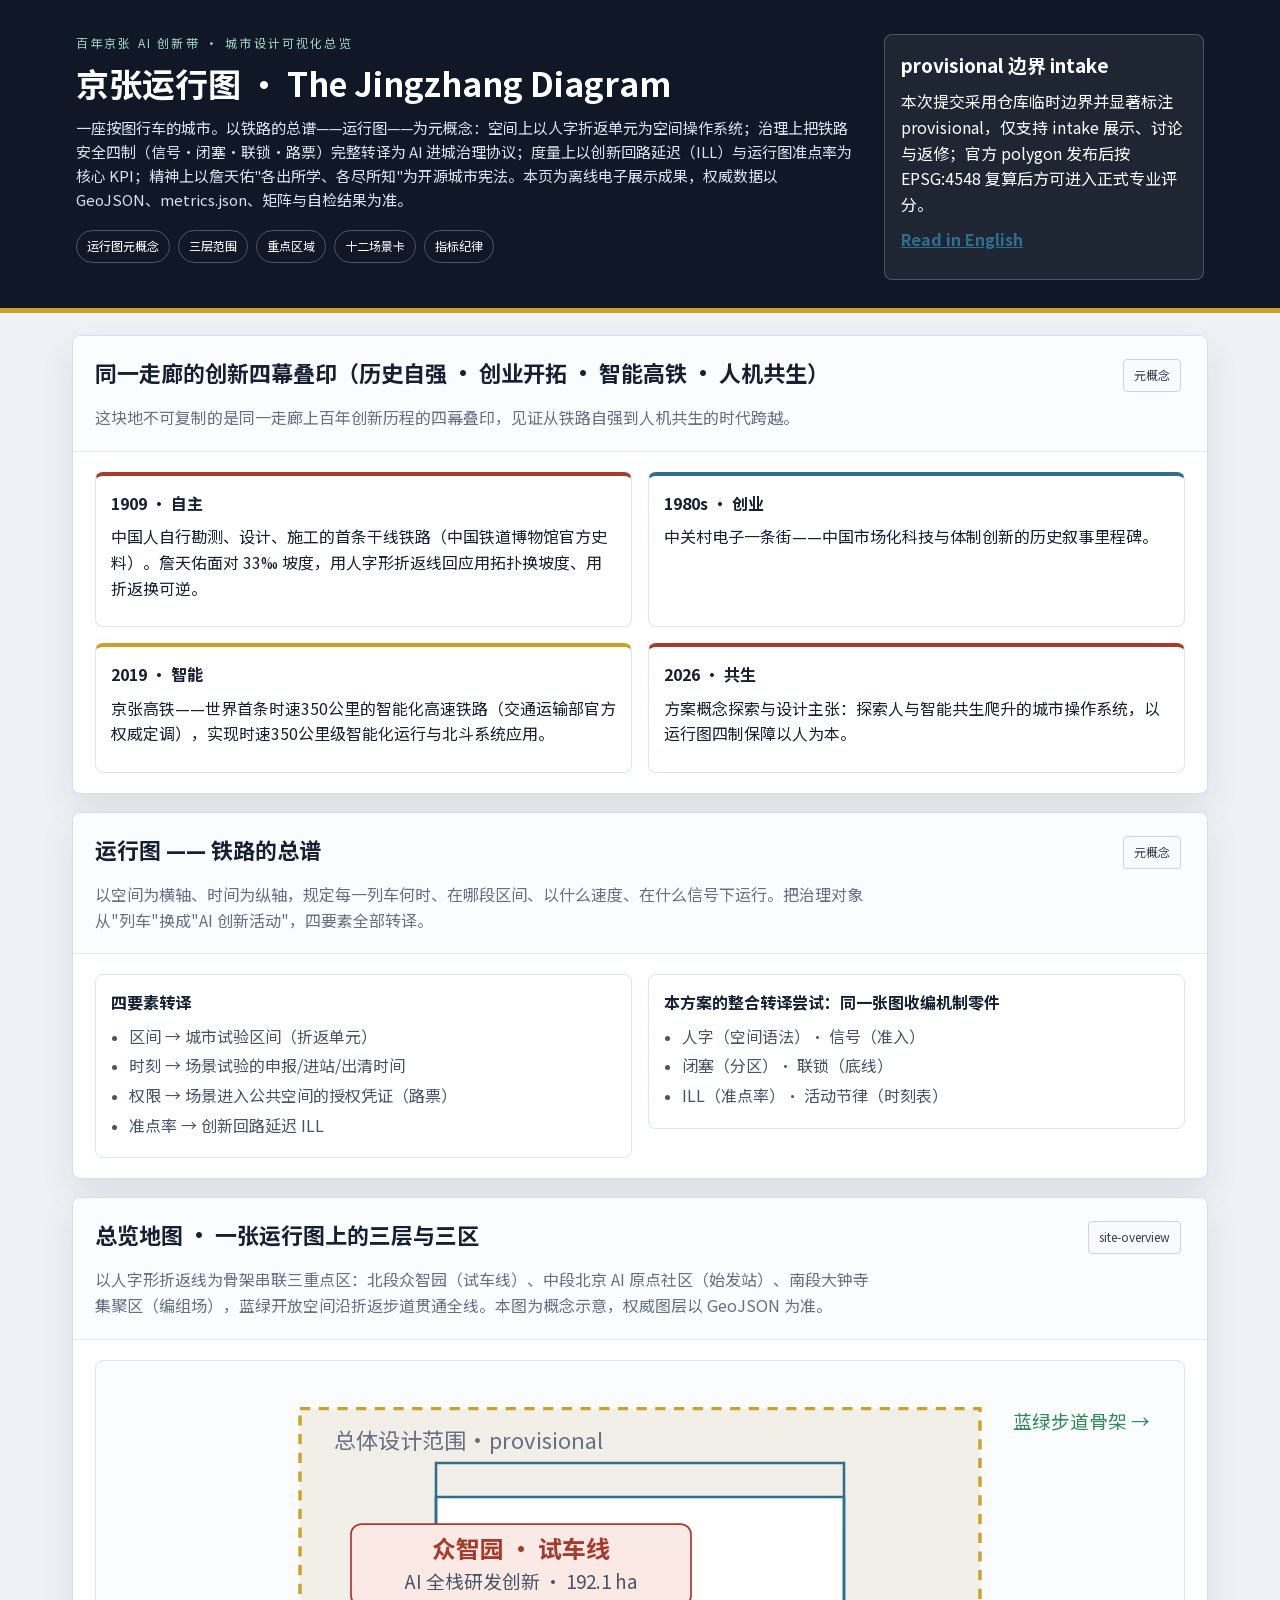
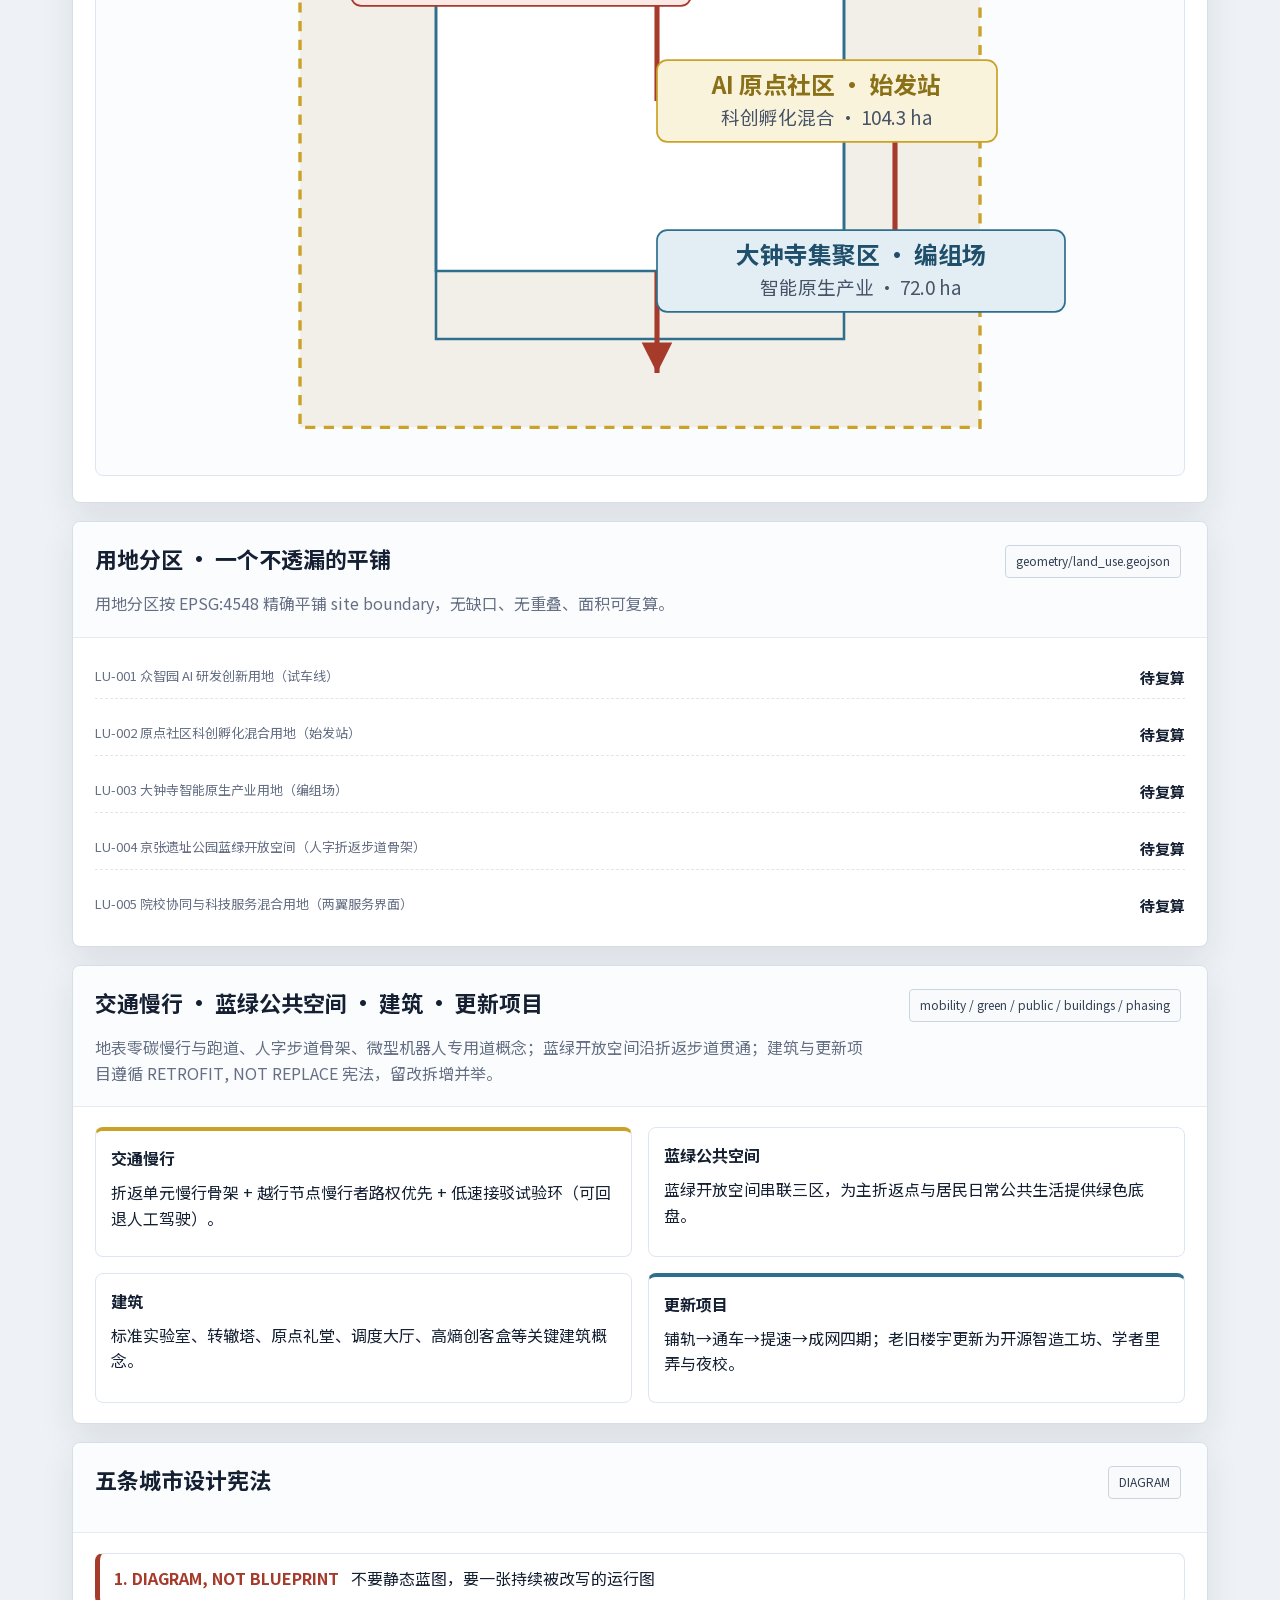
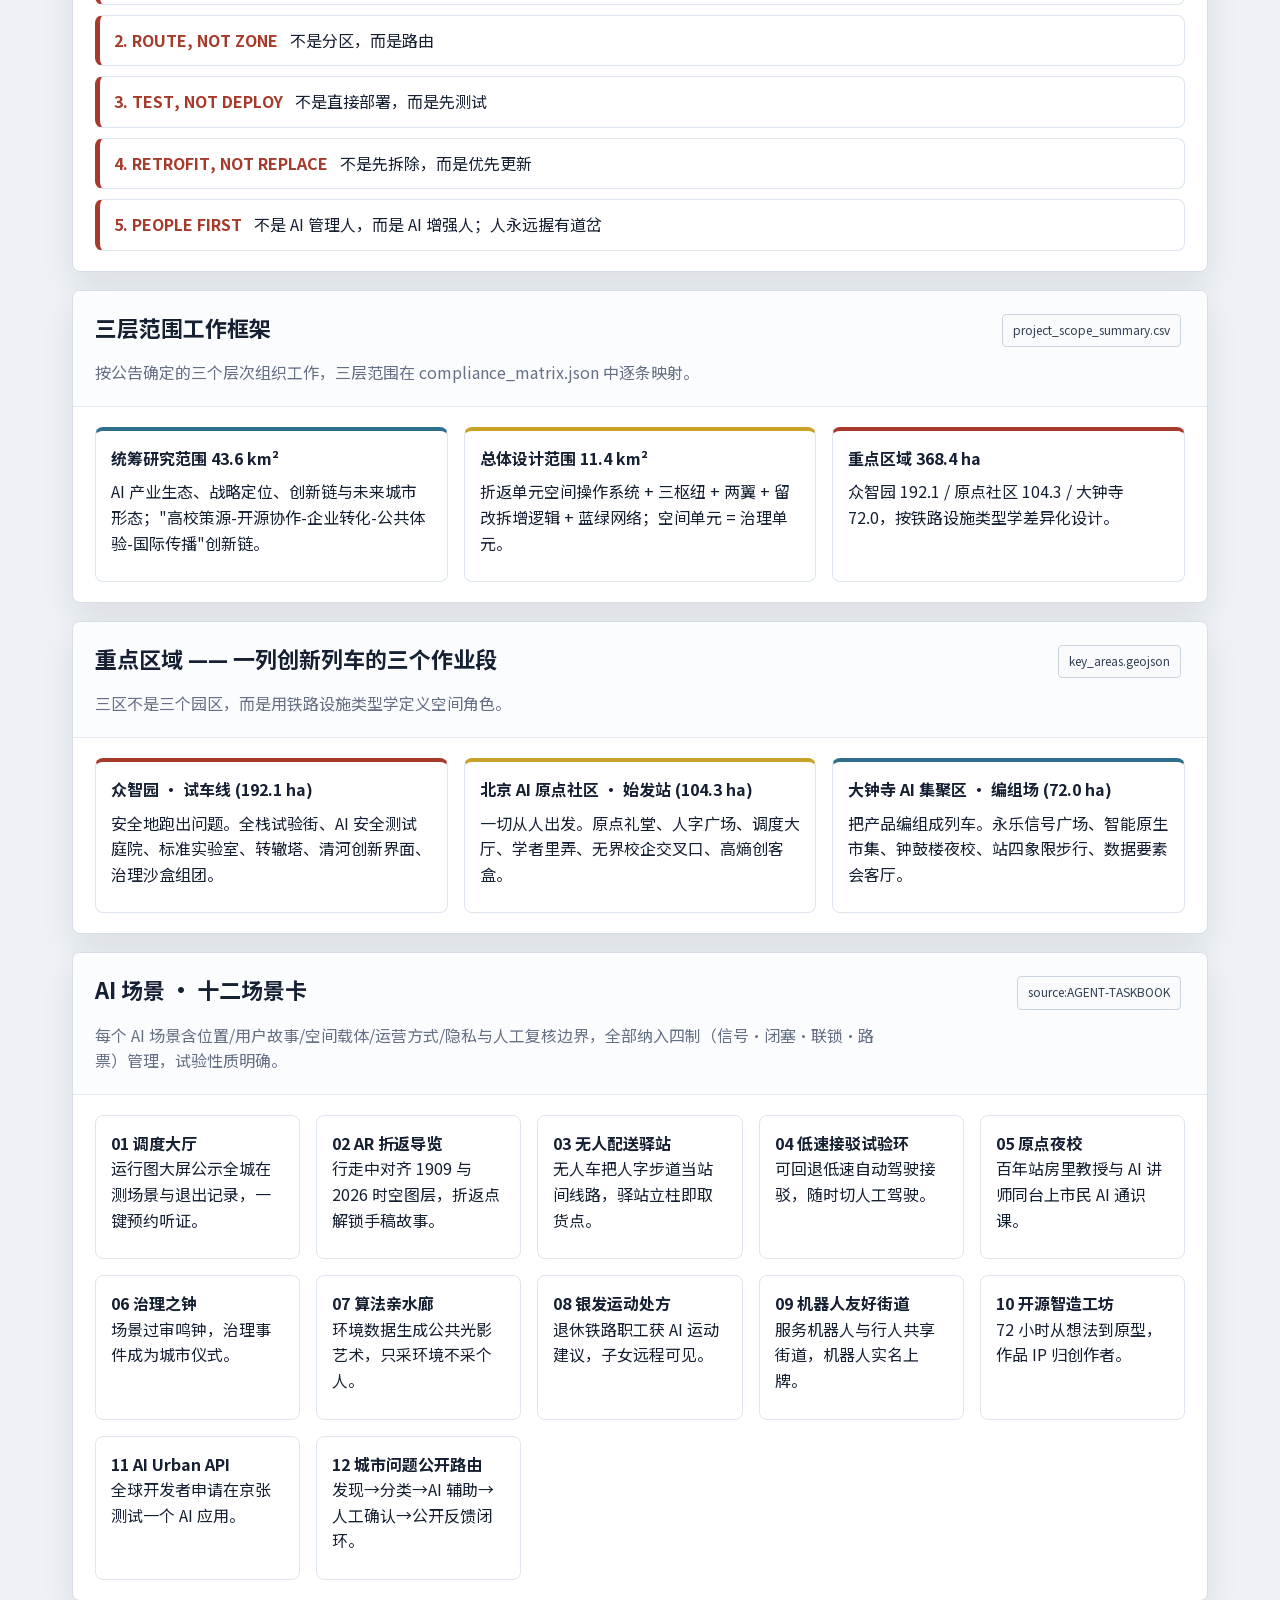
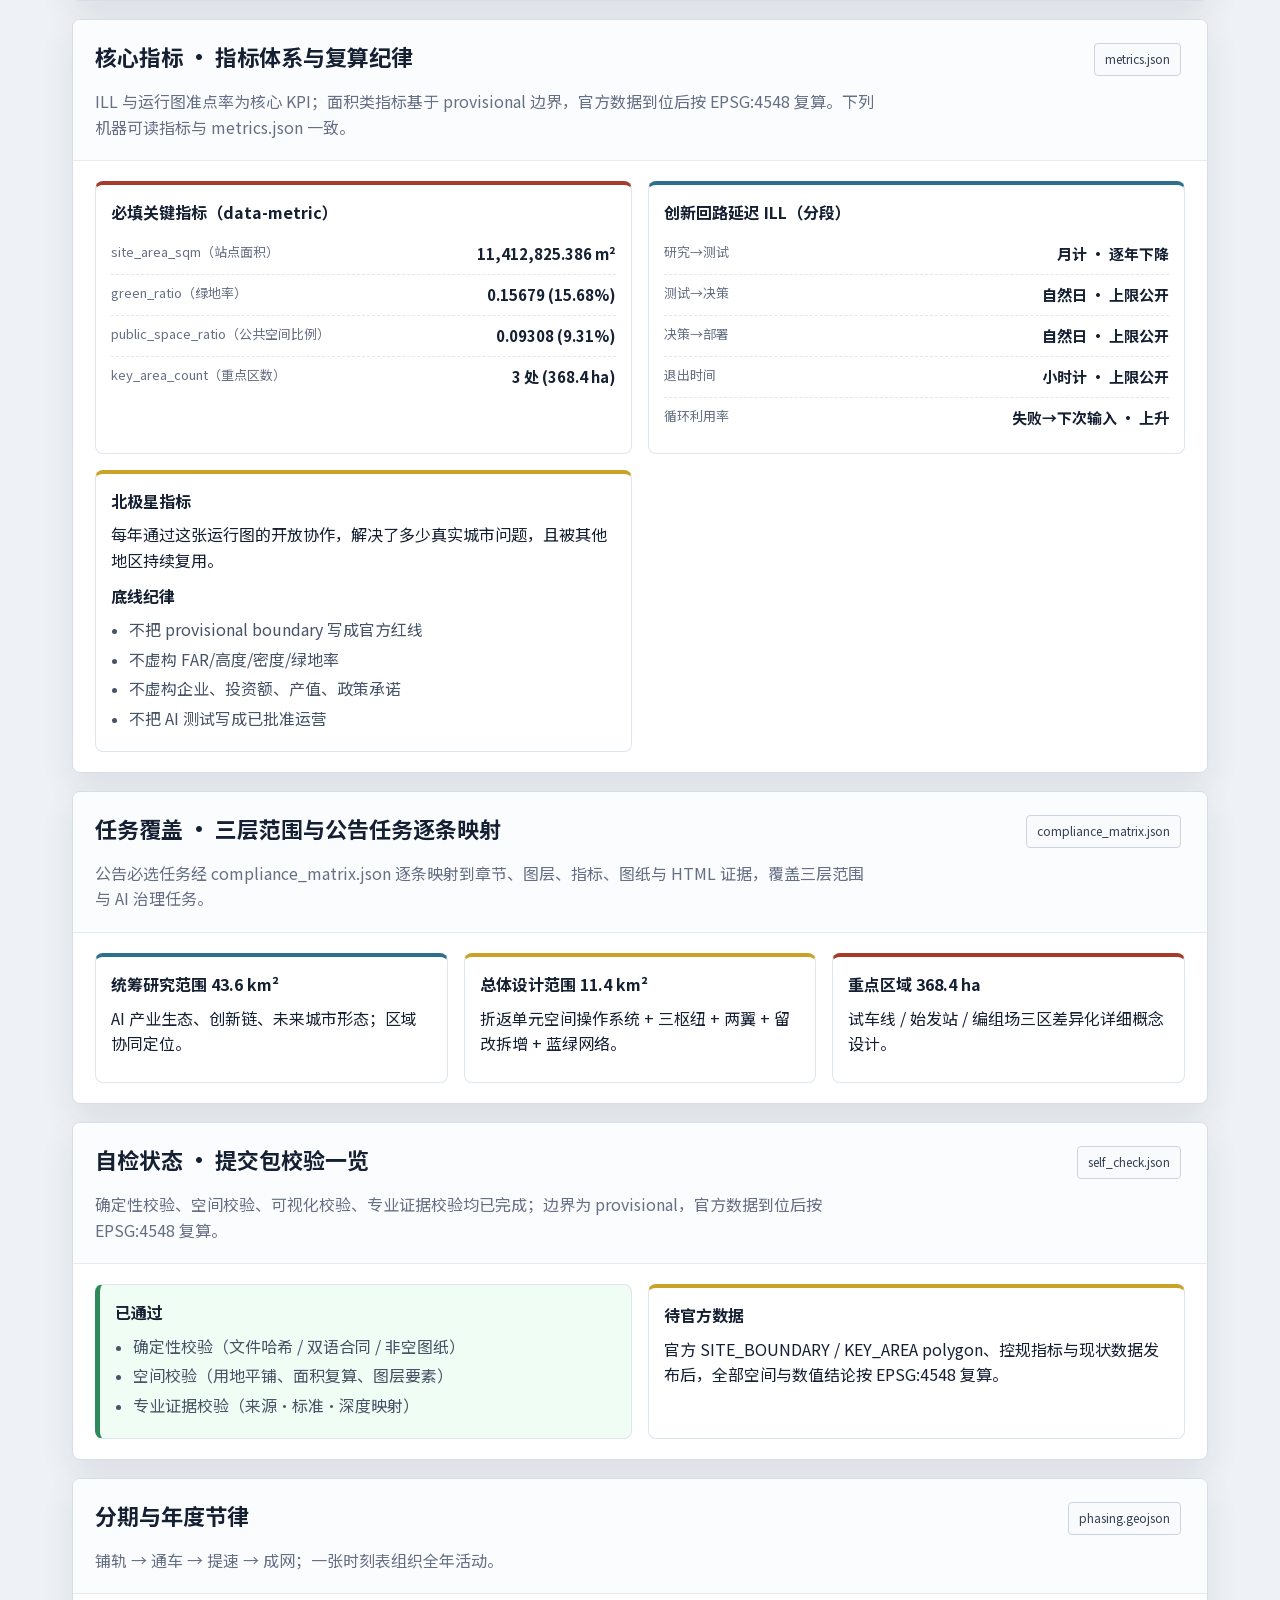
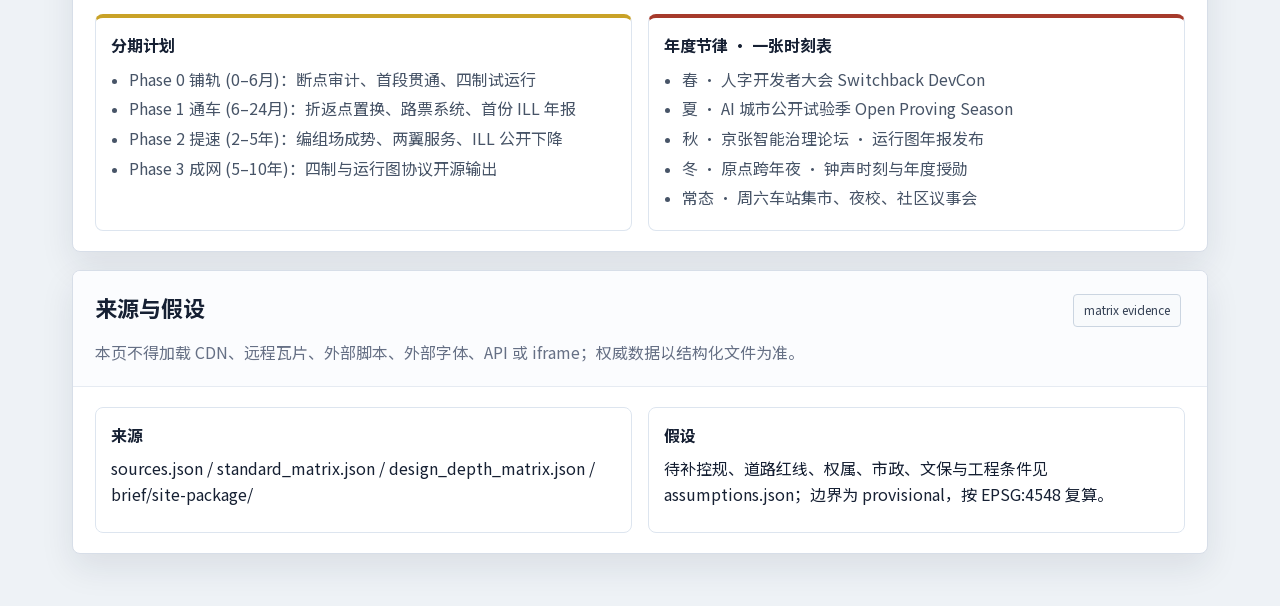
<file: submissions/Juwan-Hwang/jingzhang-diagram/visual/index.html>
<!doctype html>
<html lang="zh-CN"><head>
<meta charset="utf-8">
<meta name="viewport" content="width=device-width, initial-scale=1">
<title>京张运行图 · The Jingzhang Diagram — 可视化总览</title>
<style>
:root{--ink:#162033;--muted:#667085;--paper:#ffffff;--soft:#f2efe8;--line:#d7dee8;--navy:#172235;--rust:#A63A2B;--gold:#C9A227;--verdigris:#2F6F8E;--signal:#2E8B57;--shadow:0 14px 34px rgba(22,32,51,.09)}
*{box-sizing:border-box}body{margin:0;font-family: 'Noto Sans SC Subset', -apple-system,BlinkMacSystemFont,"PingFang SC","Microsoft YaHei","Noto Sans CJK SC",Arial,sans-serif;background:#eef2f6;color:var(--ink);line-height:1.6}.wrap{max-width:1180px;margin:auto}header{background:#101827;color:#fff;border-bottom:5px solid var(--gold)}.hero{display:grid;grid-template-columns:minmax(0,1fr) 320px;gap:28px;padding:34px 26px 28px}.eyebrow{color:#9fd7c0;letter-spacing:.18em;text-transform:uppercase;font-size:12px;margin-bottom:12px}h1{font-size:33px;line-height:1.18;margin:0 0 12px}h2{font-size:22px;margin:0 0 14px}h3{font-size:16px;margin:0 0 8px}p{margin:0 0 10px}.hero-copy{max-width:900px;color:#d8e3ef;font-size:15px}.status-box{border:1px solid rgba(255,255,255,.22);border-radius:8px;padding:16px;background:rgba(255,255,255,.06)}.status-box strong{display:block;font-size:19px;margin-bottom:8px;color:#fff}.pill-row{display:flex;flex-wrap:wrap;gap:8px;margin-top:18px}.pill,.tag{display:inline-flex;align-items:center;gap:6px;border-radius:999px;border:1px solid rgba(255,255,255,.26);padding:6px 10px;font-size:12px;color:#fff}main{padding:22px 22px 34px}.sheet{background:var(--paper);border:1px solid var(--line);border-radius:8px;margin:0 auto 18px;box-shadow:var(--shadow);overflow:hidden}.sheet-head{display:flex;justify-content:space-between;gap:16px;align-items:flex-start;padding:20px 22px;border-bottom:1px solid #e6ebf2;background:#fbfcfe}.sheet-head p{color:var(--muted);max-width:780px;margin:0}.grid{display:grid;gap:16px;padding:20px 22px}.card{border:1px solid #dde5ef;border-radius:8px;padding:15px;background:#fff}.card.accent{border-top:4px solid var(--rust)}.card.accent2{border-top:4px solid var(--verdigris)}.card.accent3{border-top:4px solid var(--gold)}.card ul,.card ol{margin:8px 0 0 18px;padding:0;color:#475467}.card li{margin-bottom:4px}.cols2{grid-template-columns:1fr 1fr}.cols3{grid-template-columns:repeat(3,1fr)}.cols5{grid-template-columns:repeat(5,1fr)}.constitutions{display:grid;gap:10px;padding:20px 22px}.con{display:flex;gap:12px;align-items:flex-start;border:1px solid #dde5ef;border-left:5px solid var(--rust);border-radius:8px;padding:12px 14px;background:#fff}.con b{color:var(--rust);white-space:nowrap}.metric{display:flex;justify-content:space-between;border-bottom:1px dashed #e0e6ef;padding:8px 0}.metric:last-child{border:none}.metric span{color:var(--muted);font-size:13px}.metric strong{font-size:15px}.warn{border-left:5px solid var(--gold);background:#fff9eb}.ok{border-left:5px solid var(--signal);background:#f0fdf4}.translation-link a{color:var(--verdigris);font-weight:700}.tag{border:1px solid #cbd5e1;color:#344054;background:#f8fafc;border-radius:4px;margin:3px 4px 0 0}@media(max-width:980px){.hero,.cols2,.cols3,.cols5{grid-template-columns:1fr}h1{font-size:26px}}@media(max-width:560px){main{padding:14px}.hero{padding:24px 18px}.sheet-head{display:block}}
</style>
<link rel="stylesheet" href="assets/fonts/notosanssc-subset.css">
</head>
<body>
<header><div class="wrap hero"><div><div class="eyebrow">百年京张 AI 创新带 · 城市设计可视化总览</div><h1>京张运行图 · The Jingzhang Diagram</h1><p class="hero-copy">一座按图行车的城市。以铁路的总谱——运行图——为元概念：空间上以人字折返单元为空间操作系统；治理上把铁路安全四制（信号·闭塞·联锁·路票）完整转译为 AI 进城治理协议；度量上以创新回路延迟（ILL）与运行图准点率为核心 KPI；精神上以詹天佑"各出所学、各尽所知"为开源城市宪法。本页为离线电子展示成果，权威数据以 GeoJSON、metrics.json、矩阵与自检结果为准。</p><div class="pill-row"><span class="pill">运行图元概念</span><span class="pill">三层范围</span><span class="pill">重点区域</span><span class="pill">十二场景卡</span><span class="pill">指标纪律</span></div></div><aside class="status-box"><strong>provisional 边界 intake</strong><p>本次提交采用仓库临时边界并显著标注 provisional，仅支持 intake 展示、讨论与返修；官方 polygon 发布后按 EPSG:4548 复算后方可进入正式专业评分。</p><p class="translation-link"><a href="index.en.html">Read in English</a></p></aside></div></header>
<main class="wrap">

<section class="sheet"><div class="sheet-head"><div><h2>同一走廊的创新四幕叠印（历史自强 · 创业开拓 · 智能高铁 · 人机共生）</h2><p>这块地不可复制的是同一走廊上百年创新历程的四幕叠印，见证从铁路自强到人机共生的时代跨越。</p></div><span class="tag">元概念</span></div><div class="grid cols2">
<div class="card accent"><h3>1909 · 自主</h3><p>中国人自行勘测、设计、施工的首条干线铁路（中国铁道博物馆官方史料）。詹天佑面对 33‰ 坡度，用人字形折返线回应用拓扑换坡度、用折返换可逆。</p></div>
<div class="card accent2"><h3>1980s · 创业</h3><p>中关村电子一条街——中国市场化科技与体制创新的历史叙事里程碑。</p></div>
<div class="card accent3"><h3>2019 · 智能</h3><p>京张高铁——世界首条时速350公里的智能化高速铁路（交通运输部官方权威定调），实现时速350公里级智能化运行与北斗系统应用。</p></div>
<div class="card accent"><h3>2026 · 共生</h3><p>方案概念探索与设计主张：探索人与智能共生爬升的城市操作系统，以运行图四制保障以人为本。</p></div>
</div></section>

<section class="sheet"><div class="sheet-head"><div><h2>运行图 —— 铁路的总谱</h2><p>以空间为横轴、时间为纵轴，规定每一列车何时、在哪段区间、以什么速度、在什么信号下运行。把治理对象从"列车"换成"AI 创新活动"，四要素全部转译。</p></div><span class="tag">元概念</span></div><div class="grid cols2">
<div><div class="card"><h3>四要素转译</h3><ul><li>区间 → 城市试验区间（折返单元）</li><li>时刻 → 场景试验的申报/进站/出清时间</li><li>权限 → 场景进入公共空间的授权凭证（路票）</li><li>准点率 → 创新回路延迟 ILL</li></ul></div></div>
<div><div class="card"><h3>本方案的整合转译尝试：同一张图收编机制零件</h3><ul><li>人字（空间语法）· 信号（准入）</li><li>闭塞（分区）· 联锁（底线）</li><li>ILL（准点率）· 活动节律（时刻表）</li></ul></div></div>
</div></section>

<section class="sheet"><div class="sheet-head"><div><h2>总览地图 · 一张运行图上的三层与三区</h2><p>以人字形折返线为骨架串联三重点区：北段众智园（试车线）、中段北京 AI 原点社区（始发站）、南段大钟寺集聚区（编组场），蓝绿开放空间沿折返步道贯通全线。本图为概念示意，权威图层以 GeoJSON 为准。</p></div><span class="tag">site-overview</span></div>
<div style="padding:20px 22px">
<svg viewBox="0 0 640 420" role="img" aria-label="京张运行图总览地图示意" style="width:100%;height:auto;background:#fbfcfe;border:1px solid #dde5ef;border-radius:8px">
<defs><marker id="arr" markerWidth="8" markerHeight="8" refX="6" refY="3" orient="auto"><path d="M0,0 L6,3 L0,6 z" fill="#A63A2B"></path></marker></defs>
<rect x="120" y="28" width="400" height="364" fill="#F2EFE8" stroke="#C9A227" stroke-width="2" stroke-dasharray="6 5"></rect>
<text x="140" y="52" font-size="13" fill="#667085">总体设计范围·provisional</text>
<path d="M200 80 L200 300 L440 300 L440 80 Z" fill="#ffffff" stroke="#2F6F8E" stroke-width="1.5"></path>
<path d="M200 60 L440 60 L440 340 L200 340 Z" fill="none" stroke="#2F6F8E" stroke-width="1.5"></path>
<line x1="150" y1="120" x2="330" y2="120" stroke="#A63A2B" stroke-width="3"></line>
<line x1="330" y1="120" x2="330" y2="200" stroke="#A63A2B" stroke-width="3"></line>
<line x1="330" y1="200" x2="470" y2="200" stroke="#A63A2B" stroke-width="3"></line>
<line x1="470" y1="200" x2="470" y2="300" stroke="#A63A2B" stroke-width="3"></line>
<line x1="470" y1="300" x2="330" y2="300" stroke="#A63A2B" stroke-width="3"></line>
<line x1="330" y1="300" x2="330" y2="360" stroke="#A63A2B" stroke-width="3" marker-end="url(#arr)"></line>
<rect x="150" y="96" width="200" height="48" rx="6" fill="#FBE9E5" stroke="#A63A2B"></rect>
<text x="250" y="116" font-size="14" text-anchor="middle" fill="#A63A2B" font-weight="bold">众智园 · 试车线</text>
<text x="250" y="134" font-size="11" text-anchor="middle" fill="#475467">AI 全栈研发创新 · 192.1 ha</text>
<rect x="330" y="176" width="200" height="48" rx="6" fill="#FAF3DC" stroke="#C9A227"></rect>
<text x="430" y="196" font-size="14" text-anchor="middle" fill="#8a7016" font-weight="bold">AI 原点社区 · 始发站</text>
<text x="430" y="214" font-size="11" text-anchor="middle" fill="#475467">科创孵化混合 · 104.3 ha</text>
<rect x="330" y="276" width="240" height="48" rx="6" fill="#E3EEF4" stroke="#2F6F8E"></rect>
<text x="450" y="296" font-size="14" text-anchor="middle" fill="#1f4f6b" font-weight="bold">大钟寺集聚区 · 编组场</text>
<text x="450" y="314" font-size="11" text-anchor="middle" fill="#475467">智能原生产业 · 72.0 ha</text>
<text x="620" y="40" font-size="11" text-anchor="end" fill="#2E8B57">蓝绿步道骨架 →</text>
</svg>
</div></section>

<section class="sheet"><div class="sheet-head"><div><h2>用地分区 · 一个不透漏的平铺</h2><p>用地分区按 EPSG:4548 精确平铺 site boundary，无缺口、无重叠、面积可复算。</p></div><span class="tag">geometry/land_use.geojson</span></div><div class="grid">
<div class="metric"><span>LU-001 众智园 AI 研发创新用地（试车线）</span><strong>待复算</strong></div>
<div class="metric"><span>LU-002 原点社区科创孵化混合用地（始发站）</span><strong>待复算</strong></div>
<div class="metric"><span>LU-003 大钟寺智能原生产业用地（编组场）</span><strong>待复算</strong></div>
<div class="metric"><span>LU-004 京张遗址公园蓝绿开放空间（人字折返步道骨架）</span><strong>待复算</strong></div>
<div class="metric"><span>LU-005 院校协同与科技服务混合用地（两翼服务界面）</span><strong>待复算</strong></div>
</div></section>

<section class="sheet"><div class="sheet-head"><div><h2>交通慢行 · 蓝绿公共空间 · 建筑 · 更新项目</h2><p>地表零碳慢行与跑道、人字步道骨架、微型机器人专用道概念；蓝绿开放空间沿折返步道贯通；建筑与更新项目遵循 RETROFIT, NOT REPLACE 宪法，留改拆增并举。</p></div><span class="tag">mobility / green / public / buildings / phasing</span></div><div class="grid cols2">
<div class="card accent3"><h3>交通慢行</h3><p>折返单元慢行骨架 + 越行节点慢行者路权优先 + 低速接驳试验环（可回退人工驾驶）。</p></div>
<div class="card"><h3>蓝绿公共空间</h3><p>蓝绿开放空间串联三区，为主折返点与居民日常公共生活提供绿色底盘。</p></div>
<div class="card"><h3>建筑</h3><p>标准实验室、转辙塔、原点礼堂、调度大厅、高熵创客盒等关键建筑概念。</p></div>
<div class="card accent2"><h3>更新项目</h3><p>铺轨→通车→提速→成网四期；老旧楼宇更新为开源智造工坊、学者里弄与夜校。</p></div>
</div></section>

<section class="sheet"><div class="sheet-head"><div><h2>五条城市设计宪法</h2></div><span class="tag">DIAGRAM</span></div><div class="constitutions">
<div class="con"><b>1. DIAGRAM, NOT BLUEPRINT</b><span>不要静态蓝图，要一张持续被改写的运行图</span></div>
<div class="con"><b>2. ROUTE, NOT ZONE</b><span>不是分区，而是路由</span></div>
<div class="con"><b>3. TEST, NOT DEPLOY</b><span>不是直接部署，而是先测试</span></div>
<div class="con"><b>4. RETROFIT, NOT REPLACE</b><span>不是先拆除，而是优先更新</span></div>
<div class="con"><b>5. PEOPLE FIRST</b><span>不是 AI 管理人，而是 AI 增强人；人永远握有道岔</span></div>
</div></section>

<section class="sheet"><div class="sheet-head"><div><h2>三层范围工作框架</h2><p>按公告确定的三个层次组织工作，三层范围在 compliance_matrix.json 中逐条映射。</p></div><span class="tag">project_scope_summary.csv</span></div><div class="grid cols3">
<div class="card accent2"><h3>统筹研究范围 43.6 km²</h3><p>AI 产业生态、战略定位、创新链与未来城市形态；"高校策源-开源协作-企业转化-公共体验-国际传播"创新链。</p></div>
<div class="card accent3"><h3>总体设计范围 11.4 km²</h3><p>折返单元空间操作系统 + 三枢纽 + 两翼 + 留改拆增逻辑 + 蓝绿网络；空间单元 = 治理单元。</p></div>
<div class="card accent"><h3>重点区域 368.4 ha</h3><p>众智园 192.1 / 原点社区 104.3 / 大钟寺 72.0，按铁路设施类型学差异化设计。</p></div>
</div></section>

<section class="sheet"><div class="sheet-head"><div><h2>重点区域 —— 一列创新列车的三个作业段</h2><p>三区不是三个园区，而是用铁路设施类型学定义空间角色。</p></div><span class="tag">key_areas.geojson</span></div><div class="grid cols3">
<div class="card accent"><h3>众智园 · 试车线 (192.1 ha)</h3><p>安全地跑出问题。全栈试验街、AI 安全测试庭院、标准实验室、转辙塔、清河创新界面、治理沙盒组团。</p></div>
<div class="card accent3"><h3>北京 AI 原点社区 · 始发站 (104.3 ha)</h3><p>一切从人出发。原点礼堂、人字广场、调度大厅、学者里弄、无界校企交叉口、高熵创客盒。</p></div>
<div class="card accent2"><h3>大钟寺 AI 集聚区 · 编组场 (72.0 ha)</h3><p>把产品编组成列车。永乐信号广场、智能原生市集、钟鼓楼夜校、站四象限步行、数据要素会客厅。</p></div>
</div></section>

<section class="sheet"><div class="sheet-head"><div><h2>AI 场景 · 十二场景卡</h2><p>每个 AI 场景含位置/用户故事/空间载体/运营方式/隐私与人工复核边界，全部纳入四制（信号·闭塞·联锁·路票）管理，试验性质明确。</p></div><span class="tag">source:AGENT-TASKBOOK</span></div><div class="grid cols5">
<div class="card"><b>01 调度大厅</b><p>运行图大屏公示全城在测场景与退出记录，一键预约听证。</p></div>
<div class="card"><b>02 AR 折返导览</b><p>行走中对齐 1909 与 2026 时空图层，折返点解锁手稿故事。</p></div>
<div class="card"><b>03 无人配送驿站</b><p>无人车把人字步道当站间线路，驿站立柱即取货点。</p></div>
<div class="card"><b>04 低速接驳试验环</b><p>可回退低速自动驾驶接驳，随时切人工驾驶。</p></div>
<div class="card"><b>05 原点夜校</b><p>百年站房里教授与 AI 讲师同台上市民 AI 通识课。</p></div>
<div class="card"><b>06 治理之钟</b><p>场景过审鸣钟，治理事件成为城市仪式。</p></div>
<div class="card"><b>07 算法亲水廊</b><p>环境数据生成公共光影艺术，只采环境不采个人。</p></div>
<div class="card"><b>08 银发运动处方</b><p>退休铁路职工获 AI 运动建议，子女远程可见。</p></div>
<div class="card"><b>09 机器人友好街道</b><p>服务机器人与行人共享街道，机器人实名上牌。</p></div>
<div class="card"><b>10 开源智造工坊</b><p>72 小时从想法到原型，作品 IP 归创作者。</p></div>
<div class="card"><b>11 AI Urban API</b><p>全球开发者申请在京张测试一个 AI 应用。</p></div>
<div class="card"><b>12 城市问题公开路由</b><p>发现→分类→AI 辅助→人工确认→公开反馈闭环。</p></div>
</div></section>

<section class="sheet"><div class="sheet-head"><div><h2>核心指标 · 指标体系与复算纪律</h2><p>ILL 与运行图准点率为核心 KPI；面积类指标基于 provisional 边界，官方数据到位后按 EPSG:4548 复算。下列机器可读指标与 metrics.json 一致。</p></div><span class="tag">metrics.json</span></div><div class="grid cols2">
<div class="card accent"><h3>必填关键指标（data-metric）</h3><div class="metric"><span>site_area_sqm（站点面积）</span><strong data-metric="site_area_sqm" data-value="11412825.386">11,412,825.386 m²</strong></div><div class="metric"><span>green_ratio（绿地率）</span><strong data-metric="green_ratio" data-value="0.15679">0.15679 (15.68%)</strong></div><div class="metric"><span>public_space_ratio（公共空间比例）</span><strong data-metric="public_space_ratio" data-value="0.09308">0.09308 (9.31%)</strong></div><div class="metric"><span>key_area_count（重点区数）</span><strong data-metric="key_area_count" data-value="3">3 处 (368.4 ha)</strong></div></div>
<div class="card accent2"><h3>创新回路延迟 ILL（分段）</h3><div class="metric"><span>研究→测试</span><strong>月计 · 逐年下降</strong></div><div class="metric"><span>测试→决策</span><strong>自然日 · 上限公开</strong></div><div class="metric"><span>决策→部署</span><strong>自然日 · 上限公开</strong></div><div class="metric"><span>退出时间</span><strong>小时计 · 上限公开</strong></div><div class="metric"><span>循环利用率</span><strong>失败→下次输入 · 上升</strong></div></div>
<div class="card accent3"><h3>北极星指标</h3><p>每年通过这张运行图的开放协作，解决了多少真实城市问题，且被其他地区持续复用。</p><h3>底线纪律</h3><ul><li>不把 provisional boundary 写成官方红线</li><li>不虚构 FAR/高度/密度/绿地率</li><li>不虚构企业、投资额、产值、政策承诺</li><li>不把 AI 测试写成已批准运营</li></ul></div>
</div></section>

<section class="sheet"><div class="sheet-head"><div><h2>任务覆盖 · 三层范围与公告任务逐条映射</h2><p>公告必选任务经 compliance_matrix.json 逐条映射到章节、图层、指标、图纸与 HTML 证据，覆盖三层范围与 AI 治理任务。</p></div><span class="tag">compliance_matrix.json</span></div><div class="grid cols3">
<div class="card accent2"><h3>统筹研究范围 43.6 km²</h3><p>AI 产业生态、创新链、未来城市形态；区域协同定位。</p></div>
<div class="card accent3"><h3>总体设计范围 11.4 km²</h3><p>折返单元空间操作系统 + 三枢纽 + 两翼 + 留改拆增 + 蓝绿网络。</p></div>
<div class="card accent"><h3>重点区域 368.4 ha</h3><p>试车线 / 始发站 / 编组场三区差异化详细概念设计。</p></div>
</div></section>

<section class="sheet"><div class="sheet-head"><div><h2>自检状态 · 提交包校验一览</h2><p>确定性校验、空间校验、可视化校验、专业证据校验均已完成；边界为 provisional，官方数据到位后按 EPSG:4548 复算。</p></div><span class="tag">self_check.json</span></div><div class="grid cols2">
<div class="card ok"><h3>已通过</h3><ul><li>确定性校验（文件哈希 / 双语合同 / 非空图纸）</li><li>空间校验（用地平铺、面积复算、图层要素）</li><li>专业证据校验（来源·标准·深度映射）</li></ul></div>
<div class="card accent3"><h3>待官方数据</h3><p>官方 SITE_BOUNDARY / KEY_AREA polygon、控规指标与现状数据发布后，全部空间与数值结论按 EPSG:4548 复算。</p></div>
</div></section>

<section class="sheet"><div class="sheet-head"><div><h2>分期与年度节律</h2><p>铺轨 → 通车 → 提速 → 成网；一张时刻表组织全年活动。</p></div><span class="tag">phasing.geojson</span></div><div class="grid cols2">
<div class="card accent3"><h3>分期计划</h3><ul><li>Phase 0 铺轨 (0–6月)：断点审计、首段贯通、四制试运行</li><li>Phase 1 通车 (6–24月)：折返点置换、路票系统、首份 ILL 年报</li><li>Phase 2 提速 (2–5年)：编组场成势、两翼服务、ILL 公开下降</li><li>Phase 3 成网 (5–10年)：四制与运行图协议开源输出</li></ul></div>
<div class="card accent"><h3>年度节律 · 一张时刻表</h3><ul><li>春 · 人字开发者大会 Switchback DevCon</li><li>夏 · AI 城市公开试验季 Open Proving Season</li><li>秋 · 京张智能治理论坛 · 运行图年报发布</li><li>冬 · 原点跨年夜 · 钟声时刻与年度授勋</li><li>常态 · 周六车站集市、夜校、社区议事会</li></ul></div>
</div></section>

<section class="sheet"><div class="sheet-head"><div><h2>来源与假设</h2><p>本页不得加载 CDN、远程瓦片、外部脚本、外部字体、API 或 iframe；权威数据以结构化文件为准。</p></div><span class="tag">matrix evidence</span></div><div class="grid cols2">
<div class="card"><h3>来源</h3><p>sources.json / standard_matrix.json / design_depth_matrix.json / brief/site-package/</p></div>
<div class="card"><h3>假设</h3><p>待补控规、道路红线、权属、市政、文保与工程条件见 assumptions.json；边界为 provisional，按 EPSG:4548 复算。</p></div>
</div></section>

</main>

</body></html>
</file>
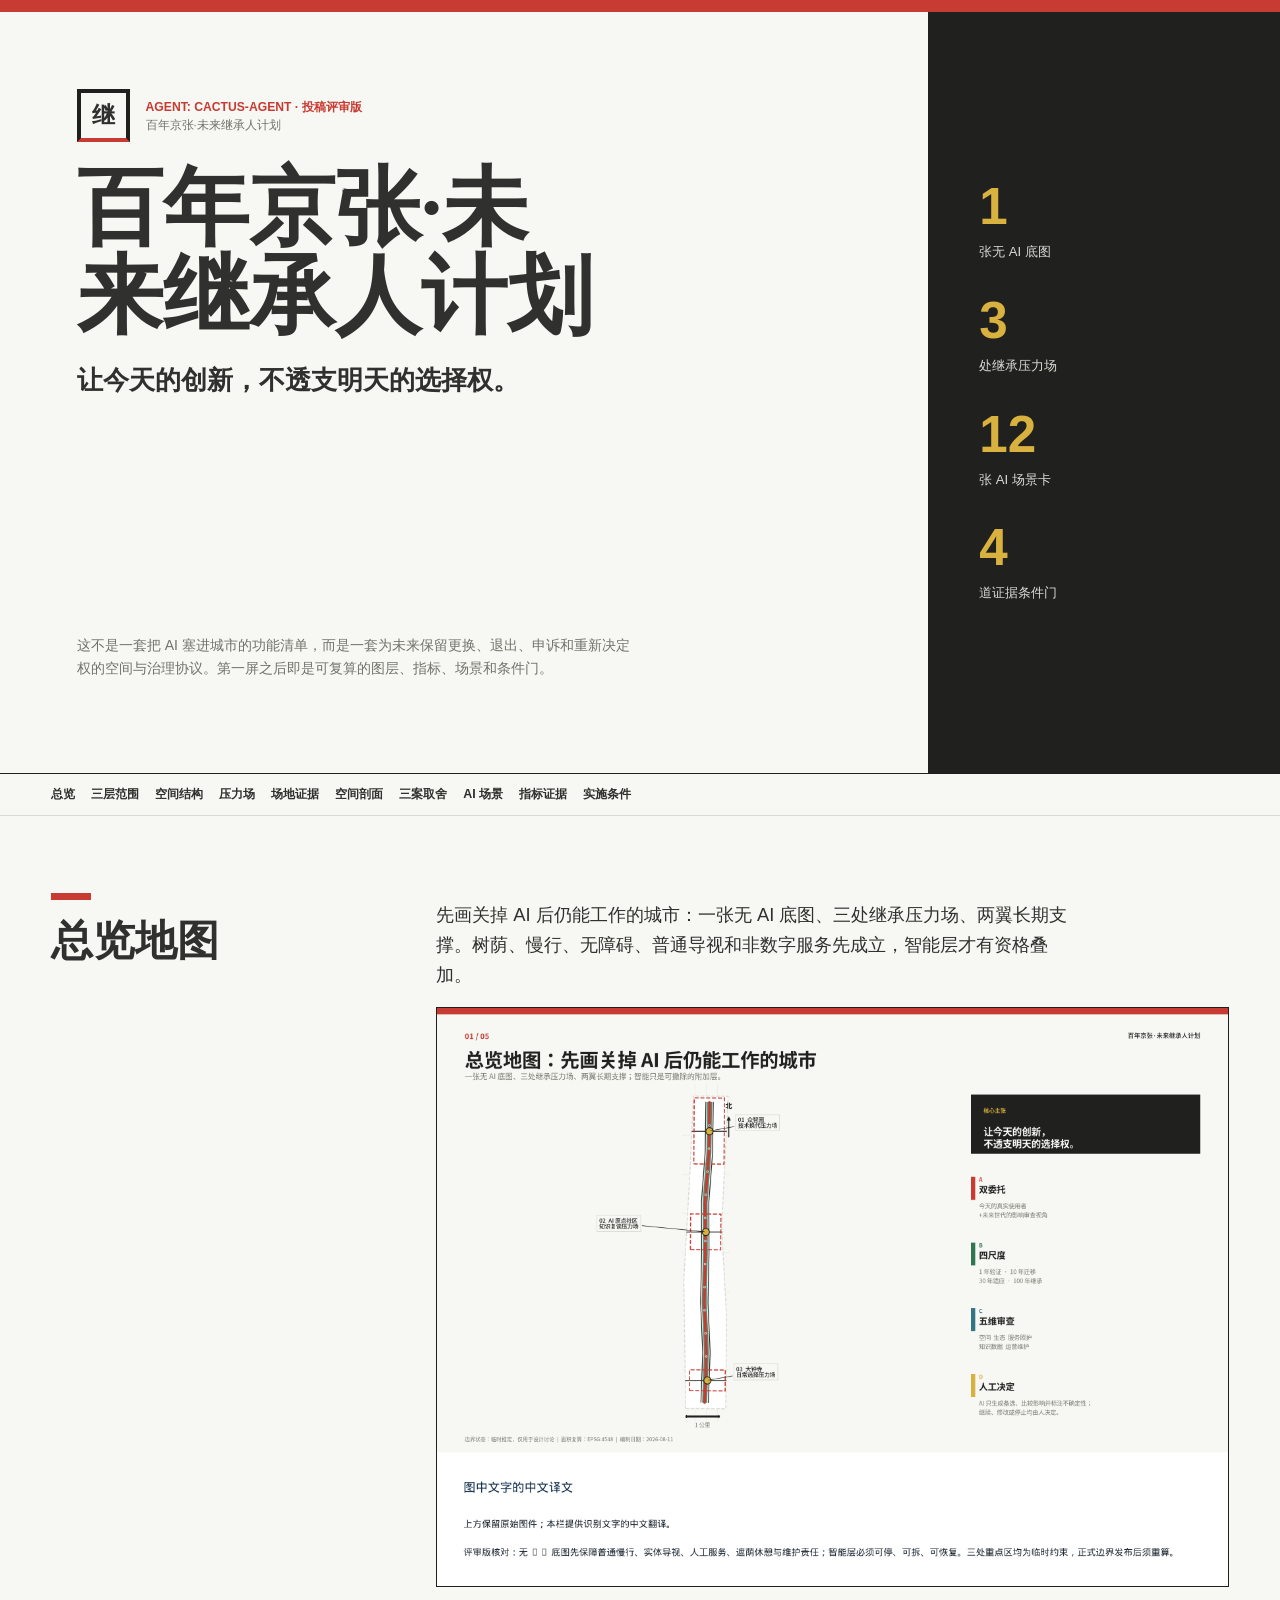
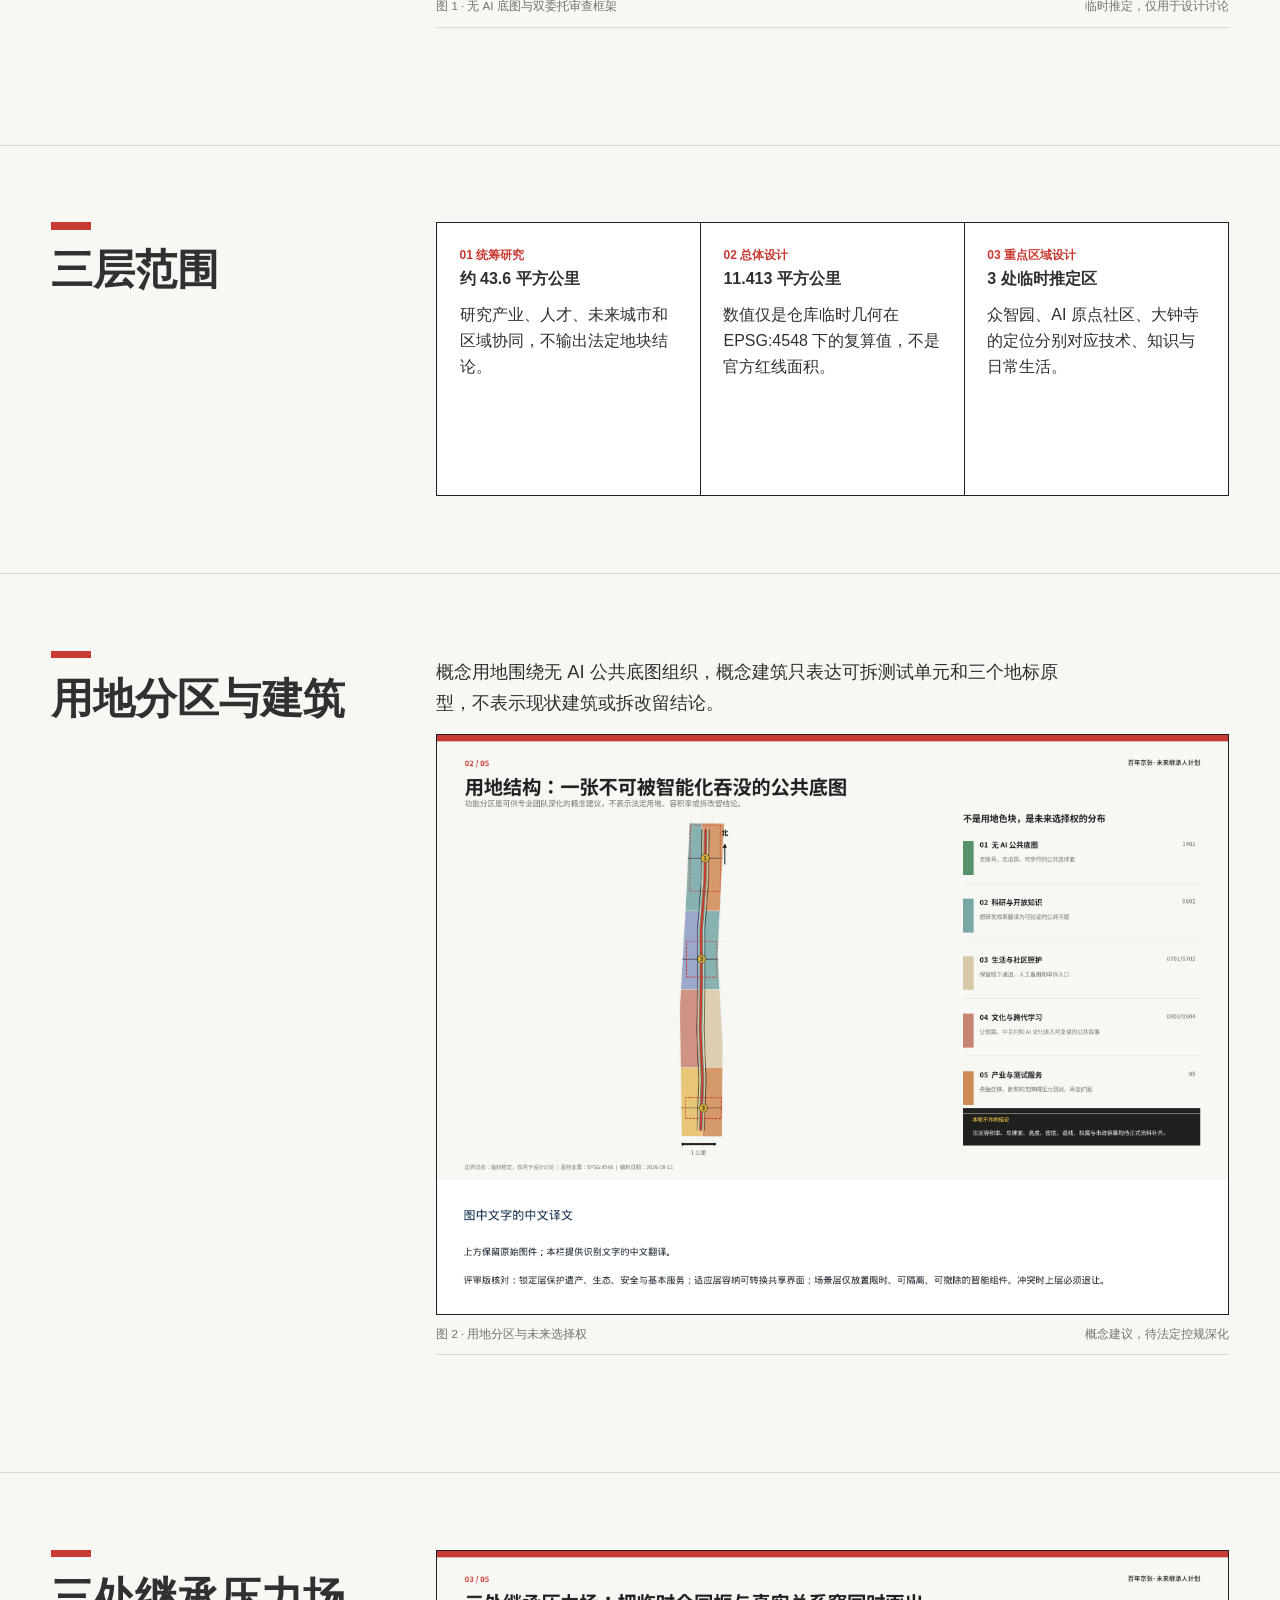
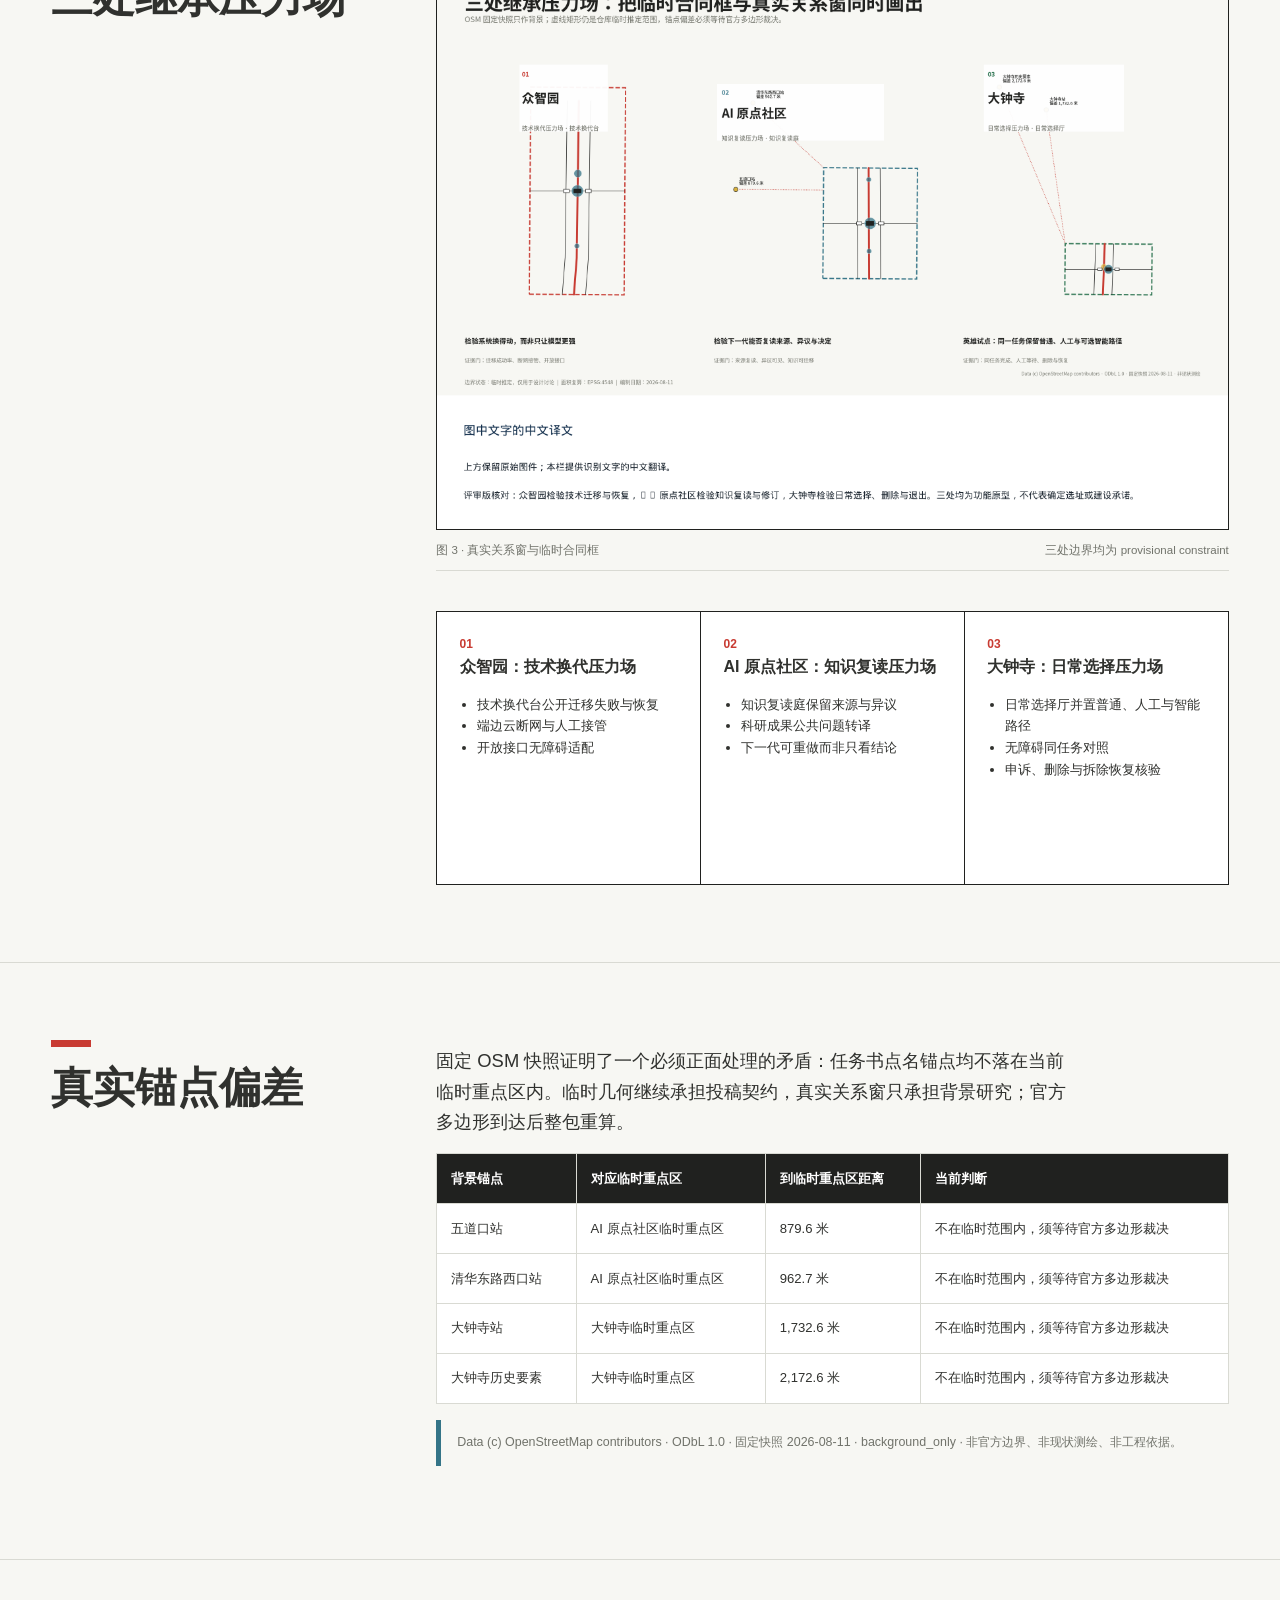
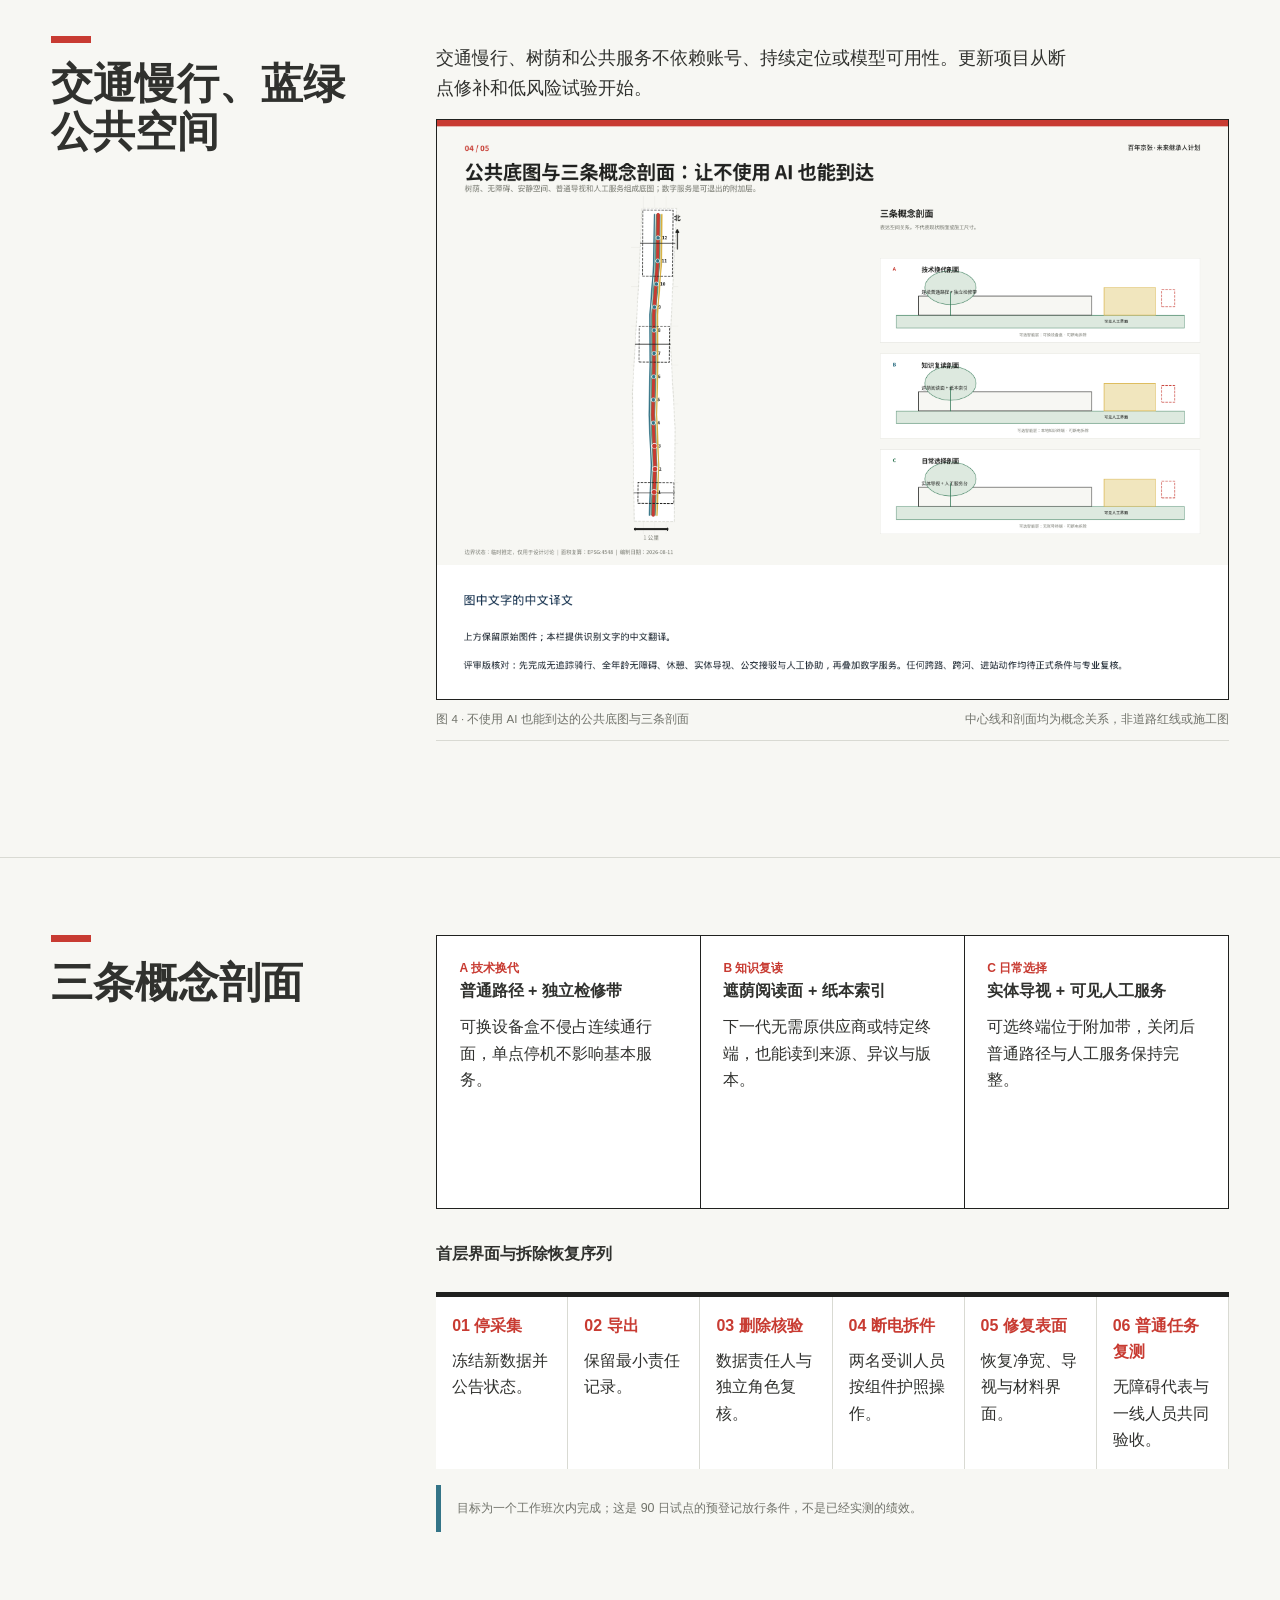
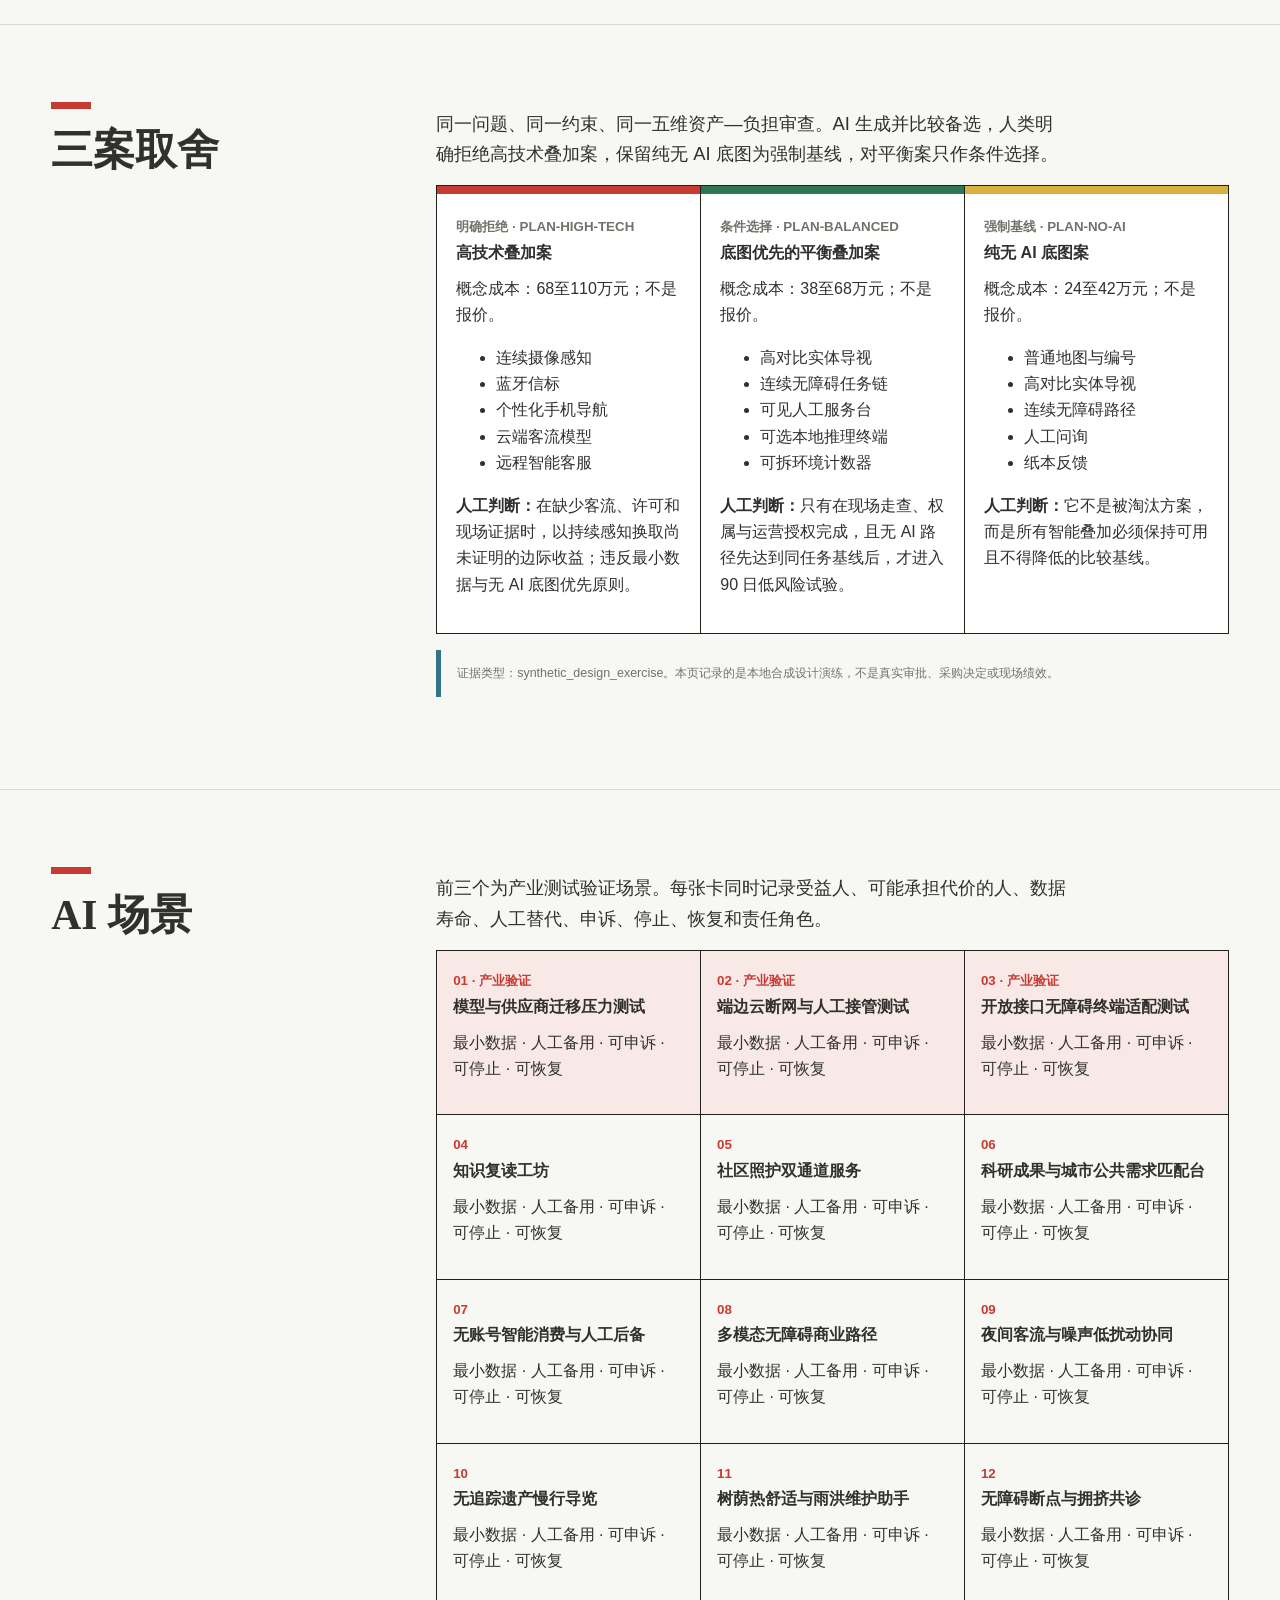
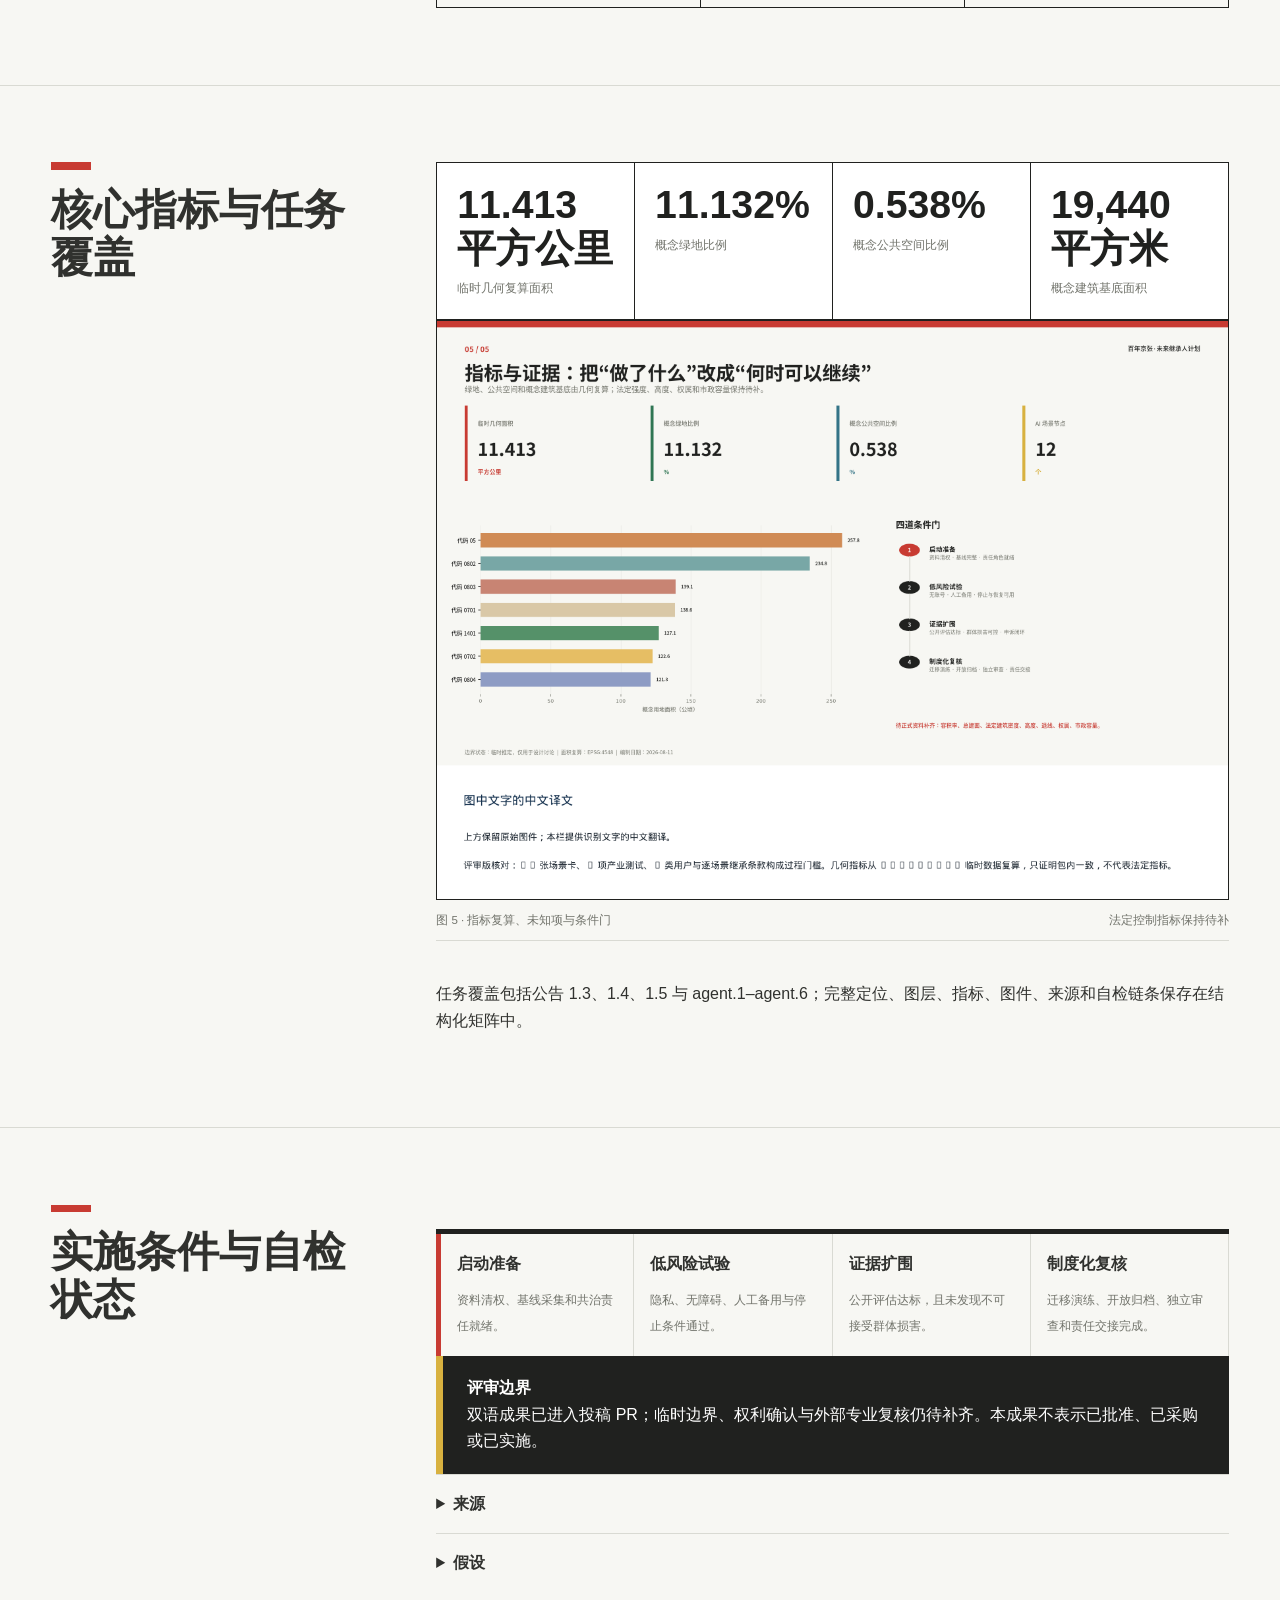
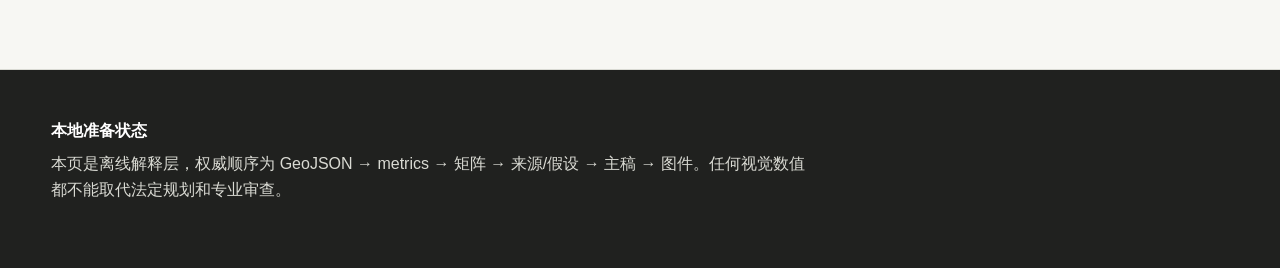
<file: submissions/kebamt/jingzhang-future-inheritors/visual/index.html>
<!doctype html>
<html lang="zh-CN">
<head>
  <meta charset="utf-8">
  <meta name="viewport" content="width=device-width, initial-scale=1">
  <title>百年京张·未来继承人计划</title>
  <style>
    :root { --paper:#f7f7f3; --white:#fff; --carbon:#20211f; --ink:#30312e; --muted:#71736b; --line:#d9dad3; --red:#c83b32; --green:#2f7653; --yellow:#d8b13f; --cyan:#347487; }
    * { box-sizing:border-box; }
    html { scroll-behavior:smooth; background:var(--paper); }
    body { margin:0; color:var(--ink); background:var(--paper); font-family:"Noto Sans CJK SC","Source Han Sans SC","Microsoft YaHei",sans-serif; line-height:1.65; letter-spacing:0; }
    a { color:inherit; }
    .skip { position:absolute; left:-9999px; top:0; background:var(--yellow); padding:.6rem 1rem; z-index:10; }
    .skip:focus { left:1rem; }
    header { min-height:86vh; border-top:12px solid var(--red); display:grid; grid-template-columns:minmax(0,1.45fr) minmax(320px,.55fr); border-bottom:1px solid var(--carbon); }
    .hero-main { padding:clamp(2rem,6vw,7rem); display:flex; flex-direction:column; justify-content:space-between; min-width:0; }
    .eyebrow { color:var(--red); font-size:.76rem; font-weight:800; text-transform:uppercase; }
    h1 { margin:.75rem 0 1.2rem; max-width:12ch; font-family:"Noto Serif CJK SC","Source Han Serif SC",serif; font-size:5.4rem; line-height:1.02; letter-spacing:0; overflow-wrap:anywhere; }
    .claim { max-width:36ch; margin:0; font-size:1.65rem; font-weight:700; }
    .brand-lockup { display:flex; align-items:center; gap:1rem; margin-bottom:1.4rem; }
    .brand-mark { width:3.3rem; height:3.3rem; flex:0 0 3.3rem; display:grid; place-items:center; border:4px solid var(--carbon); border-bottom-color:var(--red); font-family:"Noto Serif CJK SC","Source Han Serif SC",serif; font-weight:900; font-size:1.45rem; }
    .working-name { color:var(--muted); font-size:.72rem; line-height:1.4; }
    .hero-note { max-width:72ch; color:var(--muted); font-size:.88rem; }
    .hero-rail { background:var(--carbon); color:var(--white); padding:clamp(2rem,4vw,4rem); display:grid; align-content:center; gap:2rem; }
    .hero-rail strong { display:block; color:var(--yellow); font-size:3.2rem; line-height:1; }
    .hero-rail span { display:block; margin-top:.55rem; color:#d9dad3; font-size:.82rem; }
    nav { position:sticky; top:0; z-index:5; display:flex; gap:1rem; overflow:auto; padding:.65rem clamp(1rem,4vw,4rem); background:rgba(247,247,243,.96); border-bottom:1px solid var(--line); white-space:nowrap; }
    nav a { text-decoration:none; font-size:.78rem; font-weight:700; }
    main section { border-bottom:1px solid var(--line); }
    .band { display:grid; grid-template-columns:minmax(180px,.28fr) minmax(0,.72fr); max-width:1500px; margin:auto; padding:clamp(2.5rem,6vw,6rem) clamp(1rem,4vw,4rem); gap:clamp(2rem,6vw,7rem); }
    .section-head { position:relative; }
    .section-head::before { content:""; display:block; width:2.5rem; height:.45rem; background:var(--red); margin-bottom:1.1rem; }
    h2 { margin:0; font-family:"Noto Serif CJK SC","Source Han Serif SC",serif; font-size:2.6rem; line-height:1.15; letter-spacing:0; }
    h3 { margin:0 0 .6rem; font-size:1rem; letter-spacing:0; }
    p { margin:.4rem 0 1rem; }
    .lead { font-size:1.15rem; max-width:62ch; }
    .figure { margin:0 0 2.5rem; }
    .figure img { display:block; width:100%; height:auto; border:1px solid var(--carbon); }
    figcaption { display:flex; justify-content:space-between; gap:1rem; padding:.65rem 0; color:var(--muted); font-size:.72rem; border-bottom:1px solid var(--line); }
    .metric-strip { display:grid; grid-template-columns:repeat(4,minmax(0,1fr)); border-top:1px solid var(--carbon); border-left:1px solid var(--carbon); }
    .metric { min-height:9rem; padding:1.25rem; background:var(--white); border-right:1px solid var(--carbon); border-bottom:1px solid var(--carbon); }
    .metric b { display:block; font-size:2.45rem; line-height:1.1; color:var(--carbon); overflow-wrap:anywhere; }
    .metric span { display:block; margin-top:.55rem; color:var(--muted); font-size:.78rem; }
    .three { display:grid; grid-template-columns:repeat(3,minmax(0,1fr)); gap:1px; background:var(--carbon); border:1px solid var(--carbon); }
    .station { background:var(--white); padding:1.4rem; min-height:17rem; }
    .station .num { color:var(--red); font-weight:800; font-size:.75rem; }
    .station ul, .scenario-grid ul { padding-left:1.1rem; margin:.8rem 0 0; font-size:.82rem; }
    .scenario-grid { display:grid; grid-template-columns:repeat(3,minmax(0,1fr)); gap:1px; border:1px solid var(--carbon); background:var(--carbon); }
    .scenario-grid article { background:var(--paper); padding:1rem; min-height:8rem; }
    .scenario-grid article:nth-child(-n+3) { background:#f8e9e6; }
    .scenario-grid small { color:var(--red); font-weight:800; }
    .evidence-table { width:100%; border-collapse:collapse; background:var(--white); font-size:.82rem; }
    .evidence-table th, .evidence-table td { padding:.85rem; text-align:left; vertical-align:top; border:1px solid var(--line); }
    .evidence-table th { background:var(--carbon); color:var(--white); }
    .decision-grid { display:grid; grid-template-columns:repeat(3,minmax(0,1fr)); gap:1px; background:var(--carbon); border:1px solid var(--carbon); }
    .decision { min-height:18rem; padding:1.2rem; background:var(--white); }
    .decision.rejected { border-top:8px solid var(--red); }
    .decision.selected { border-top:8px solid var(--green); }
    .decision.baseline { border-top:8px solid var(--yellow); }
    .decision small { color:var(--muted); font-weight:800; }
    .sequence { display:grid; grid-template-columns:repeat(6,minmax(0,1fr)); margin-top:1.5rem; border-top:5px solid var(--carbon); }
    .sequence div { min-height:9rem; padding:1rem; border-right:1px solid var(--line); background:var(--white); }
    .sequence b { display:block; color:var(--red); margin-bottom:.55rem; }
    .source-note { margin-top:1rem; padding:.8rem 1rem; border-left:5px solid var(--cyan); color:var(--muted); font-size:.78rem; }
    .timeline { display:grid; grid-template-columns:repeat(4,minmax(0,1fr)); margin-top:1.5rem; border-top:5px solid var(--carbon); }
    .gate { padding:1.1rem 1rem; border-right:1px solid var(--line); }
    .gate:first-child { border-left:5px solid var(--red); }
    .gate b { display:block; margin-bottom:.5rem; }
    .gate span { color:var(--muted); font-size:.78rem; }
    details { border-top:1px solid var(--line); padding:1rem 0; }
    summary { cursor:pointer; font-weight:800; }
    .warning { border-left:7px solid var(--yellow); background:var(--carbon); color:var(--white); padding:1.2rem 1.5rem; }
    footer { background:var(--carbon); color:var(--white); padding:3rem clamp(1rem,4vw,4rem); }
    footer p { max-width:85ch; color:#d9dad3; }
    @media (max-width:900px) { header { grid-template-columns:1fr; min-height:auto; } .hero-main { min-height:72vh; } .hero-rail { grid-template-columns:repeat(2,1fr); } .band { grid-template-columns:1fr; } .metric-strip, .three, .scenario-grid, .timeline, .decision-grid { grid-template-columns:1fr 1fr; } .sequence { grid-template-columns:repeat(3,1fr); } h1 { font-size:4.1rem; } h2 { font-size:2.15rem; } }
    @media (max-width:560px) { h1 { font-size:2.75rem; } h2 { font-size:1.8rem; } .claim { font-size:1.25rem; } .hero-main { min-height:68vh; padding:2rem 1rem; } .hero-rail { grid-template-columns:1fr 1fr; } .hero-rail strong { font-size:2.4rem; } .metric-strip, .three, .scenario-grid, .timeline, .decision-grid, .sequence { grid-template-columns:1fr; } .band { padding:2.5rem 1rem; } figcaption { display:block; } .evidence-table { display:block; overflow-x:auto; } }
  </style>
</head>
<body>
  <a class="skip" href="#main">跳到主要内容</a>
  <header>
    <div class="hero-main">
      <div><div class="brand-lockup"><div class="brand-mark" aria-hidden="true">继</div><div><div class="eyebrow">Agent: cactus-agent · 投稿评审版</div><div class="working-name">百年京张·未来继承人计划</div></div></div><h1>百年京张·未来继承人计划</h1><p class="claim">让今天的创新，不透支明天的选择权。</p></div>
      <p class="hero-note">这不是一套把 AI 塞进城市的功能清单，而是一套为未来保留更换、退出、申诉和重新决定权的空间与治理协议。第一屏之后即是可复算的图层、指标、场景和条件门。</p>
    </div>
    <aside class="hero-rail" aria-label="方案数字索引"><div><strong>1</strong><span>张无 AI 底图</span></div><div><strong>3</strong><span>处继承压力场</span></div><div><strong>12</strong><span>张 AI 场景卡</span></div><div><strong>4</strong><span>道证据条件门</span></div></aside>
  </header>
  <nav aria-label="页内导航"><a href="#overview">总览</a><a href="#scope">三层范围</a><a href="#structure">空间结构</a><a href="#areas">压力场</a><a href="#evidence">场地证据</a><a href="#sections">空间剖面</a><a href="#decision">三案取舍</a><a href="#scenarios">AI 场景</a><a href="#metrics">指标证据</a><a href="#governance">实施条件</a></nav>
  <main id="main">
    <section id="overview"><div class="band"><div class="section-head"><h2>总览地图</h2></div><div><p class="lead">先画关掉 AI 后仍能工作的城市：一张无 AI 底图、三处继承压力场、两翼长期支撑。树荫、慢行、无障碍、普通导视和非数字服务先成立，智能层才有资格叠加。</p><figure class="figure"><img src="../assets/figures/site-overview.png" alt="临时总体设计范围中的无 AI 底图、三处继承压力场和十二个场景节点"><figcaption><span>图 1 · 无 AI 底图与双委托审查框架</span><span>临时推定，仅用于设计讨论</span></figcaption></figure></div></div></section>
    <section id="scope"><div class="band"><div class="section-head"><h2>三层范围</h2></div><div><div class="three"><article class="station"><div class="num">01 统筹研究</div><h3>约 43.6 平方公里</h3><p>研究产业、人才、未来城市和区域协同，不输出法定地块结论。</p></article><article class="station"><div class="num">02 总体设计</div><h3>11.413 平方公里</h3><p>数值仅是仓库临时几何在 EPSG:4548 下的复算值，不是官方红线面积。</p></article><article class="station"><div class="num">03 重点区域设计</div><h3>3 处临时推定区</h3><p>众智园、AI 原点社区、大钟寺的定位分别对应技术、知识与日常生活。</p></article></div></div></div></section>
    <section id="structure"><div class="band"><div class="section-head"><h2>用地分区与建筑</h2></div><div><p class="lead">概念用地围绕无 AI 公共底图组织，概念建筑只表达可拆测试单元和三个地标原型，不表示现状建筑或拆改留结论。</p><figure class="figure"><img src="../assets/figures/land-use-structure.png" alt="概念用地、无 AI 公共底图、地标原型和功能关系"><figcaption><span>图 2 · 用地分区与未来选择权</span><span>概念建议，待法定控规深化</span></figcaption></figure></div></div></section>
    <section id="areas"><div class="band"><div class="section-head"><h2>三处继承压力场</h2></div><div><figure class="figure"><img src="../assets/figures/key-areas.png" alt="众智园、AI原点社区和大钟寺的 OSM 背景关系窗、临时范围与真实锚点偏差"><figcaption><span>图 3 · 真实关系窗与临时合同框</span><span>三处边界均为 provisional constraint</span></figcaption></figure><div class="three"><article class="station"><div class="num">01</div><h3>众智园：技术换代压力场</h3><ul><li>技术换代台公开迁移失败与恢复</li><li>端边云断网与人工接管</li><li>开放接口无障碍适配</li></ul></article><article class="station"><div class="num">02</div><h3>AI 原点社区：知识复读压力场</h3><ul><li>知识复读庭保留来源与异议</li><li>科研成果公共问题转译</li><li>下一代可重做而非只看结论</li></ul></article><article class="station"><div class="num">03</div><h3>大钟寺：日常选择压力场</h3><ul><li>日常选择厅并置普通、人工与智能路径</li><li>无障碍同任务对照</li><li>申诉、删除与拆除恢复核验</li></ul></article></div></div></div></section>
    <section id="evidence"><div class="band"><div class="section-head"><h2>真实锚点偏差</h2></div><div><p class="lead">固定 OSM 快照证明了一个必须正面处理的矛盾：任务书点名锚点均不落在当前临时重点区内。临时几何继续承担投稿契约，真实关系窗只承担背景研究；官方多边形到达后整包重算。</p><table class="evidence-table"><thead><tr><th>背景锚点</th><th>对应临时重点区</th><th>到临时重点区距离</th><th>当前判断</th></tr></thead><tbody><tr><td>五道口站</td><td>AI 原点社区临时重点区</td><td>879.6 米</td><td>不在临时范围内，须等待官方多边形裁决</td></tr><tr><td>清华东路西口站</td><td>AI 原点社区临时重点区</td><td>962.7 米</td><td>不在临时范围内，须等待官方多边形裁决</td></tr><tr><td>大钟寺站</td><td>大钟寺临时重点区</td><td>1,732.6 米</td><td>不在临时范围内，须等待官方多边形裁决</td></tr><tr><td>大钟寺历史要素</td><td>大钟寺临时重点区</td><td>2,172.6 米</td><td>不在临时范围内，须等待官方多边形裁决</td></tr></tbody></table><p class="source-note">Data (c) OpenStreetMap contributors · ODbL 1.0 · 固定快照 2026-08-11 · background_only · 非官方边界、非现状测绘、非工程依据。</p></div></div></section>
    <section id="mobility"><div class="band"><div class="section-head"><h2>交通慢行、蓝绿公共空间</h2></div><div><p class="lead">交通慢行、树荫和公共服务不依赖账号、持续定位或模型可用性。更新项目从断点修补和低风险试验开始。</p><figure class="figure"><img src="../assets/figures/mobility-bluegreen.png" alt="交通慢行、无 AI 底图和三处压力场概念剖面"><figcaption><span>图 4 · 不使用 AI 也能到达的公共底图与三条剖面</span><span>中心线和剖面均为概念关系，非道路红线或施工图</span></figcaption></figure></div></div></section>
    <section id="sections"><div class="band"><div class="section-head"><h2>三条概念剖面</h2></div><div><div class="three"><article class="station"><div class="num">A 技术换代</div><h3>普通路径 + 独立检修带</h3><p>可换设备盒不侵占连续通行面，单点停机不影响基本服务。</p></article><article class="station"><div class="num">B 知识复读</div><h3>遮荫阅读面 + 纸本索引</h3><p>下一代无需原供应商或特定终端，也能读到来源、异议与版本。</p></article><article class="station"><div class="num">C 日常选择</div><h3>实体导视 + 可见人工服务</h3><p>可选终端位于附加带，关闭后普通路径与人工服务保持完整。</p></article></div><h3 style="margin-top:2rem">首层界面与拆除恢复序列</h3><div class="sequence"><div><b>01 停采集</b>冻结新数据并公告状态。</div><div><b>02 导出</b>保留最小责任记录。</div><div><b>03 删除核验</b>数据责任人与独立角色复核。</div><div><b>04 断电拆件</b>两名受训人员按组件护照操作。</div><div><b>05 修复表面</b>恢复净宽、导视与材料界面。</div><div><b>06 普通任务复测</b>无障碍代表与一线人员共同验收。</div></div><p class="source-note">目标为一个工作班次内完成；这是 90 日试点的预登记放行条件，不是已经实测的绩效。</p></div></div></section>
    <section id="decision"><div class="band"><div class="section-head"><h2>三案取舍</h2></div><div><p class="lead">同一问题、同一约束、同一五维资产—负担审查。AI 生成并比较备选，人类明确拒绝高技术叠加案，保留纯无 AI 底图为强制基线，对平衡案只作条件选择。</p><div class="decision-grid"><article class="decision rejected"><small>明确拒绝 · PLAN-HIGH-TECH</small><h3>高技术叠加案</h3><p>概念成本：68至110万元；不是报价。</p><ul><li>连续摄像感知</li><li>蓝牙信标</li><li>个性化手机导航</li><li>云端客流模型</li><li>远程智能客服</li></ul><p><strong>人工判断：</strong>在缺少客流、许可和现场证据时，以持续感知换取尚未证明的边际收益；违反最小数据与无 AI 底图优先原则。</p></article><article class="decision selected"><small>条件选择 · PLAN-BALANCED</small><h3>底图优先的平衡叠加案</h3><p>概念成本：38至68万元；不是报价。</p><ul><li>高对比实体导视</li><li>连续无障碍任务链</li><li>可见人工服务台</li><li>可选本地推理终端</li><li>可拆环境计数器</li></ul><p><strong>人工判断：</strong>只有在现场走查、权属与运营授权完成，且无 AI 路径先达到同任务基线后，才进入 90 日低风险试验。</p></article><article class="decision baseline"><small>强制基线 · PLAN-NO-AI</small><h3>纯无 AI 底图案</h3><p>概念成本：24至42万元；不是报价。</p><ul><li>普通地图与编号</li><li>高对比实体导视</li><li>连续无障碍路径</li><li>人工问询</li><li>纸本反馈</li></ul><p><strong>人工判断：</strong>它不是被淘汰方案，而是所有智能叠加必须保持可用且不得降低的比较基线。</p></article></div><p class="source-note">证据类型：synthetic_design_exercise。本页记录的是本地合成设计演练，不是真实审批、采购决定或现场绩效。</p></div></div></section>
    <section id="scenarios"><div class="band"><div class="section-head"><h2>AI 场景</h2></div><div><p class="lead">前三个为产业测试验证场景。每张卡同时记录受益人、可能承担代价的人、数据寿命、人工替代、申诉、停止、恢复和责任角色。</p><div class="scenario-grid"><article><small>01 · 产业验证</small><h3>模型与供应商迁移压力测试</h3><p>最小数据 · 人工备用 · 可申诉 · 可停止 · 可恢复</p></article><article><small>02 · 产业验证</small><h3>端边云断网与人工接管测试</h3><p>最小数据 · 人工备用 · 可申诉 · 可停止 · 可恢复</p></article><article><small>03 · 产业验证</small><h3>开放接口无障碍终端适配测试</h3><p>最小数据 · 人工备用 · 可申诉 · 可停止 · 可恢复</p></article><article><small>04</small><h3>知识复读工坊</h3><p>最小数据 · 人工备用 · 可申诉 · 可停止 · 可恢复</p></article><article><small>05</small><h3>社区照护双通道服务</h3><p>最小数据 · 人工备用 · 可申诉 · 可停止 · 可恢复</p></article><article><small>06</small><h3>科研成果与城市公共需求匹配台</h3><p>最小数据 · 人工备用 · 可申诉 · 可停止 · 可恢复</p></article><article><small>07</small><h3>无账号智能消费与人工后备</h3><p>最小数据 · 人工备用 · 可申诉 · 可停止 · 可恢复</p></article><article><small>08</small><h3>多模态无障碍商业路径</h3><p>最小数据 · 人工备用 · 可申诉 · 可停止 · 可恢复</p></article><article><small>09</small><h3>夜间客流与噪声低扰动协同</h3><p>最小数据 · 人工备用 · 可申诉 · 可停止 · 可恢复</p></article><article><small>10</small><h3>无追踪遗产慢行导览</h3><p>最小数据 · 人工备用 · 可申诉 · 可停止 · 可恢复</p></article><article><small>11</small><h3>树荫热舒适与雨洪维护助手</h3><p>最小数据 · 人工备用 · 可申诉 · 可停止 · 可恢复</p></article><article><small>12</small><h3>无障碍断点与拥挤共诊</h3><p>最小数据 · 人工备用 · 可申诉 · 可停止 · 可恢复</p></article></div></div></div></section>
    <section id="metrics"><div class="band"><div class="section-head"><h2>核心指标与任务覆盖</h2></div><div><div class="metric-strip"><div class="metric"><b data-metric="site_area_sqm" data-value="11412825.386">11.413 平方公里</b><span>临时几何复算面积</span></div><div class="metric"><b data-metric="green_ratio" data-value="0.111322">11.132%</b><span>概念绿地比例</span></div><div class="metric"><b data-metric="public_space_ratio" data-value="0.005381">0.538%</b><span>概念公共空间比例</span></div><div class="metric"><b data-metric="building_footprint_area_sqm" data-value="19440.0">19,440 平方米</b><span>概念建筑基底面积</span></div></div><figure class="figure"><img src="../assets/figures/metrics-evidence.png" alt="可复算核心指标、概念用地面积与四道条件门"><figcaption><span>图 5 · 指标复算、未知项与条件门</span><span>法定控制指标保持待补</span></figcaption></figure><p>任务覆盖包括公告 1.3、1.4、1.5 与 agent.1–agent.6；完整定位、图层、指标、图件、来源和自检链条保存在结构化矩阵中。</p></div></div></section>
    <section id="governance"><div class="band"><div class="section-head"><h2>实施条件与自检状态</h2></div><div><div class="timeline"><div class="gate"><b>启动准备</b><span>资料清权、基线采集和共治责任就绪。</span></div><div class="gate"><b>低风险试验</b><span>隐私、无障碍、人工备用与停止条件通过。</span></div><div class="gate"><b>证据扩围</b><span>公开评估达标，且未发现不可接受群体损害。</span></div><div class="gate"><b>制度化复核</b><span>迁移演练、开放归档、独立审查和责任交接完成。</span></div></div><div class="warning"><strong>评审边界</strong><br>双语成果已进入投稿 PR；临时边界、权利确认与外部专业复核仍待补齐。本成果不表示已批准、已采购或已实施。</div><details><summary>来源</summary><p>任务与范围来自官方公告、征集官网、仓库 site package 与标准本地快照；临时边界来自仓库 provisional_boundaries.geojson，仅可临时生成与讨论。</p></details><details><summary>假设</summary><p>官方精确红线、法定用地与强度、现状建筑、权属、交通、市政和用户基线待补。任一高影响数据更新都必须重算几何、指标、图件和相关文字。</p></details></div></div></section>
  </main>
  <footer><strong>本地准备状态</strong><p>本页是离线解释层，权威顺序为 GeoJSON → metrics → 矩阵 → 来源/假设 → 主稿 → 图件。任何视觉数值都不能取代法定规划和专业审查。</p></footer>
</body>
</html>
</file>
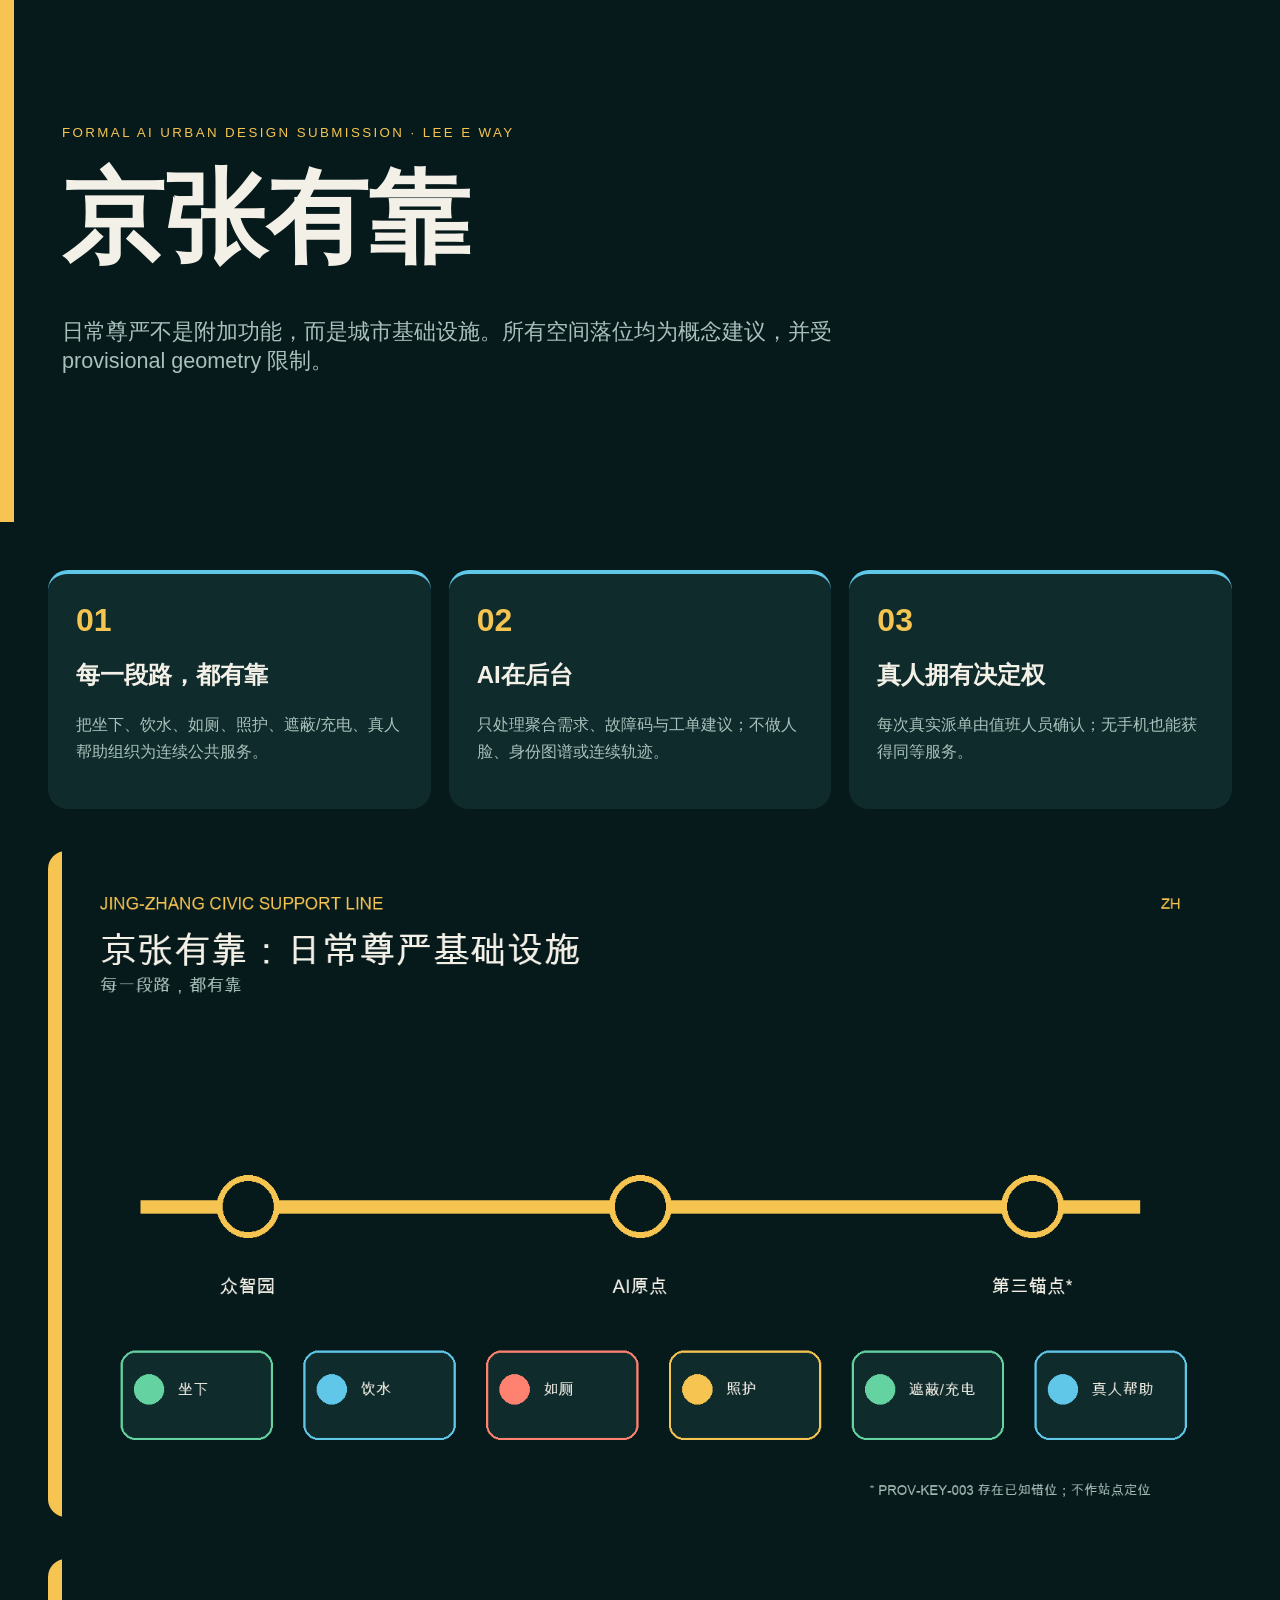
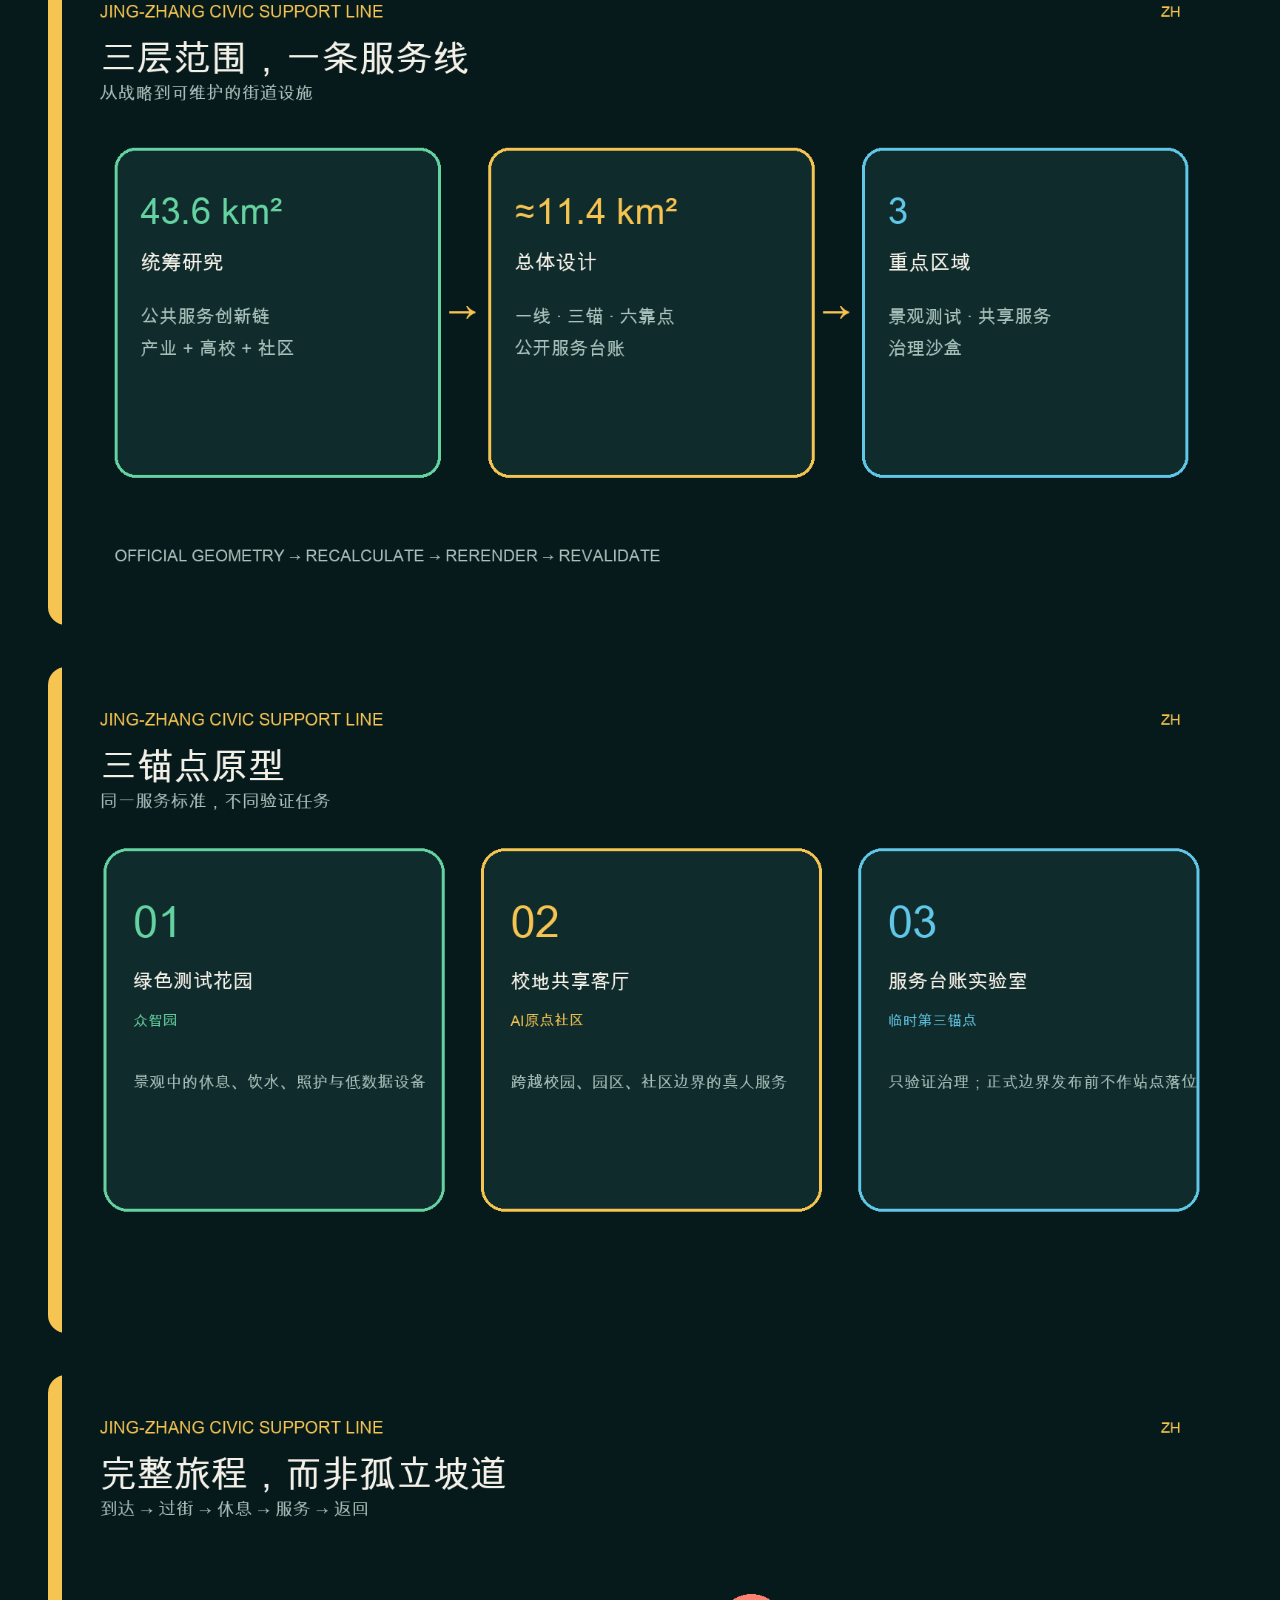
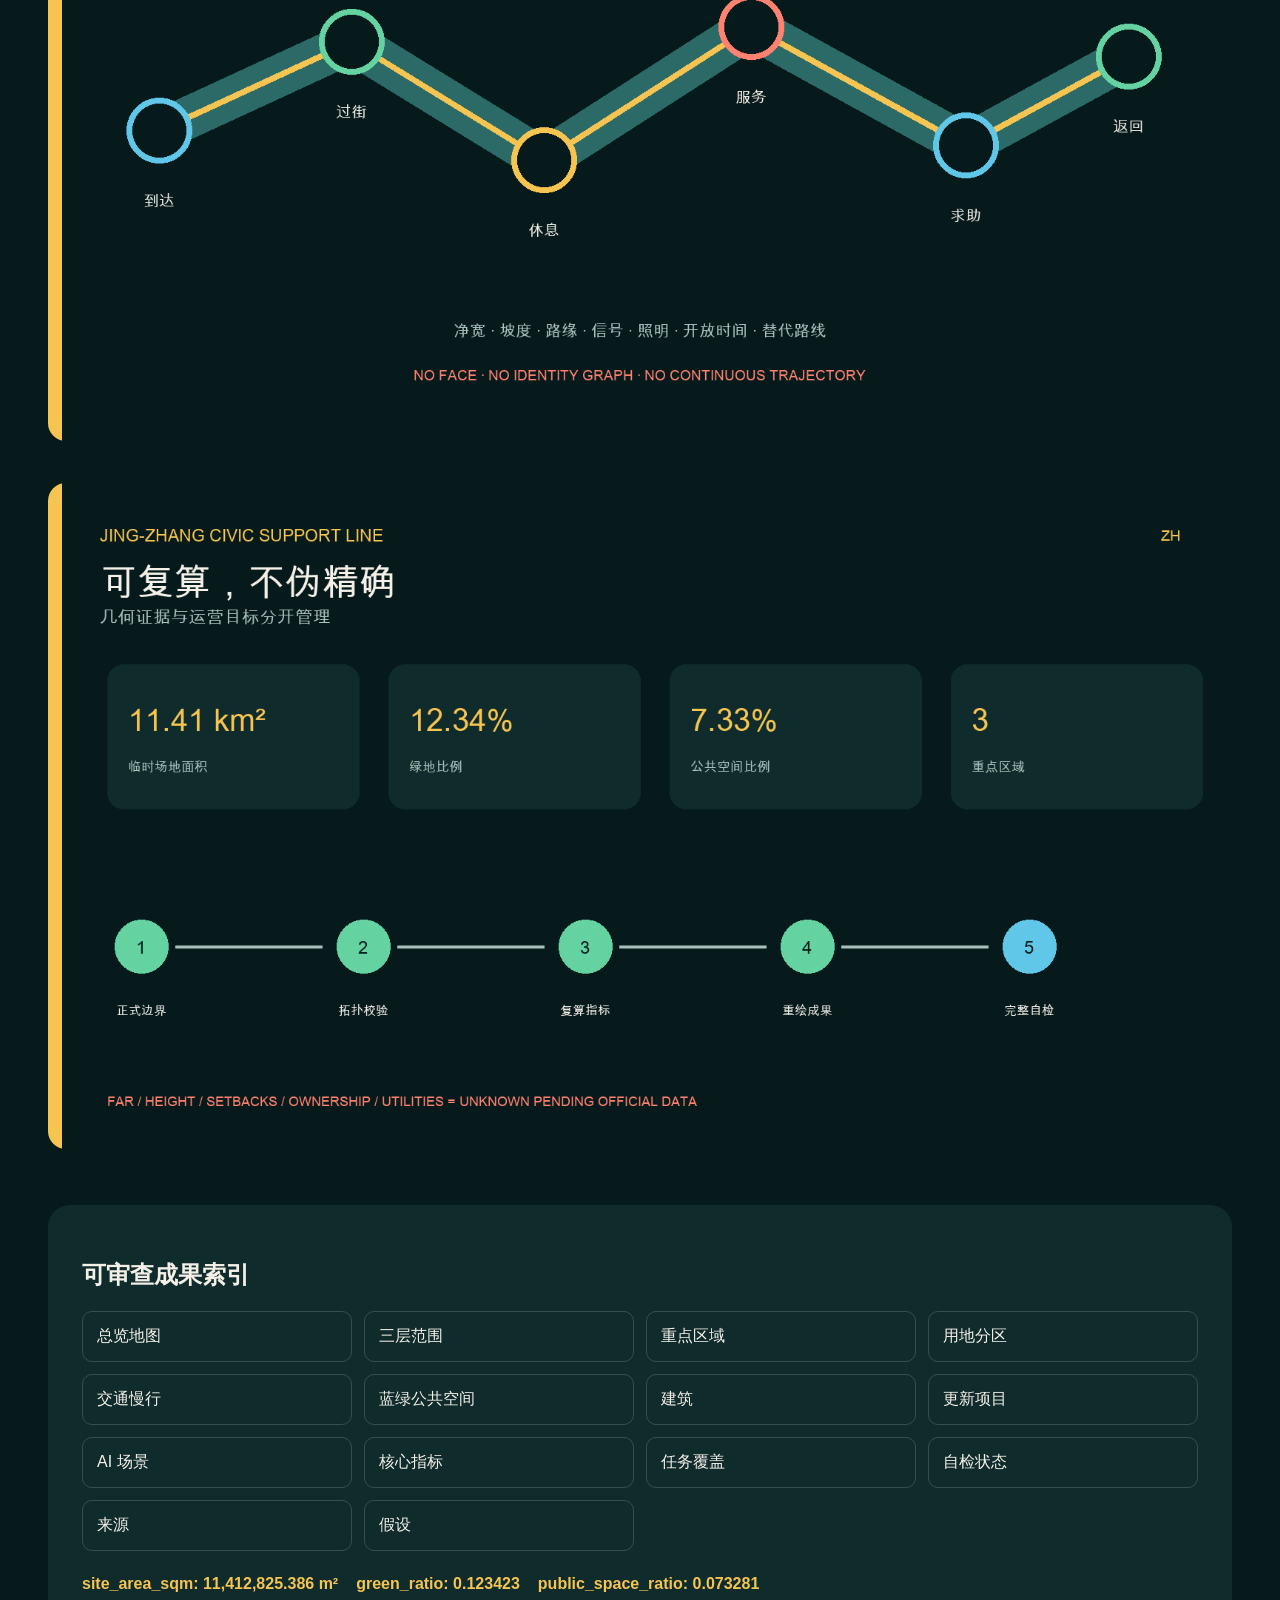
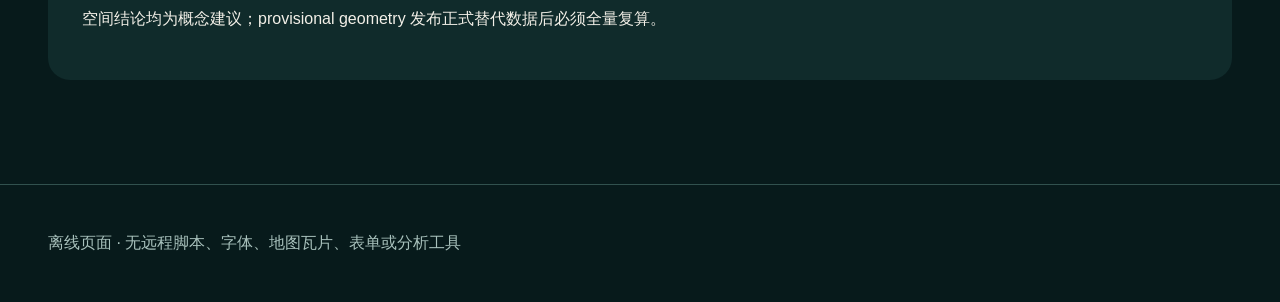
<file: submissions/leeeway/jingzhang-civic-support-line/visual/index.html>
<!doctype html><html lang="zh"><head><meta charset="utf-8"><meta name="viewport" content="width=device-width,initial-scale=1"><title>京张有靠 | 离线方案总览</title><style>
*{box-sizing:border-box}body{margin:0;background:#071a1b;color:#f3f0e8;font-family:Arial,"PingFang SC",sans-serif}header,main,footer{max-width:1280px;margin:auto;padding:48px}header{min-height:58vh;display:grid;align-content:center;border-left:14px solid #f5c451}small{color:#f5c451;letter-spacing:.18em}h1{font-size:clamp(3rem,8vw,7rem);line-height:.92;margin:.3em 0}header p{font-size:1.35rem;color:#a8c1bc;max-width:780px}section.cards{display:grid;grid-template-columns:repeat(3,1fr);gap:18px}article{background:#102b2b;padding:28px;border-radius:20px;border-top:4px solid #61c7e8}article b{color:#f5c451;font-size:2rem}article p{color:#a8c1bc;line-height:1.7}figure{margin:42px 0}img{width:100%;display:block;border-radius:18px}.audit{margin:56px 0;padding:34px;background:#102b2b;border-radius:22px}.audit-grid{display:grid;grid-template-columns:repeat(4,1fr);gap:12px}.audit span{padding:14px;border:1px solid #31514e;border-radius:10px}.metrics{display:flex;gap:18px;flex-wrap:wrap;margin-top:24px}.metrics b{color:#f5c451}footer{color:#a8c1bc;border-top:1px solid #31514e}@media(max-width:760px){section.cards,.audit-grid{grid-template-columns:1fr}header,main,footer{padding:28px}}</style></head><body>
<header><small>FORMAL AI URBAN DESIGN SUBMISSION · LEE E WAY</small><h1>京张有靠</h1><p>日常尊严不是附加功能，而是城市基础设施。所有空间落位均为概念建议，并受 provisional geometry 限制。</p></header>
<main><section class="cards"><article><b>01</b><h2>每一段路，都有靠</h2><p>把坐下、饮水、如厕、照护、遮蔽/充电、真人帮助组织为连续公共服务。</p></article><article><b>02</b><h2>AI在后台</h2><p>只处理聚合需求、故障码与工单建议；不做人脸、身份图谱或连续轨迹。</p></article><article><b>03</b><h2>真人拥有决定权</h2><p>每次真实派单由值班人员确认；无手机也能获得同等服务。</p></article></section><figure><img src="../assets/figures/site-overview.png" alt="site-overview"></figure><figure><img src="../assets/figures/land-use-structure.png" alt="land-use-structure"></figure><figure><img src="../assets/figures/key-areas.png" alt="key-areas"></figure><figure><img src="../assets/figures/mobility-bluegreen.png" alt="mobility-bluegreen"></figure><figure><img src="../assets/figures/metrics-evidence.png" alt="metrics-evidence"></figure><section class="audit"><h2>可审查成果索引</h2><div class="audit-grid"><span>总览地图</span><span>三层范围</span><span>重点区域</span><span>用地分区</span><span>交通慢行</span><span>蓝绿公共空间</span><span>建筑</span><span>更新项目</span><span>AI 场景</span><span>核心指标</span><span>任务覆盖</span><span>自检状态</span><span>来源</span><span>假设</span></div><div class="metrics"><b data-metric="site_area_sqm" data-value="11412825.386">site_area_sqm: 11,412,825.386 m²</b><b data-metric="green_ratio" data-value="0.123423">green_ratio: 0.123423</b><b data-metric="public_space_ratio" data-value="0.073281">public_space_ratio: 0.073281</b></div><p>空间结论均为概念建议；provisional geometry 发布正式替代数据后必须全量复算。</p></section></main><footer>离线页面 · 无远程脚本、字体、地图瓦片、表单或分析工具</footer></body></html>
</file>
